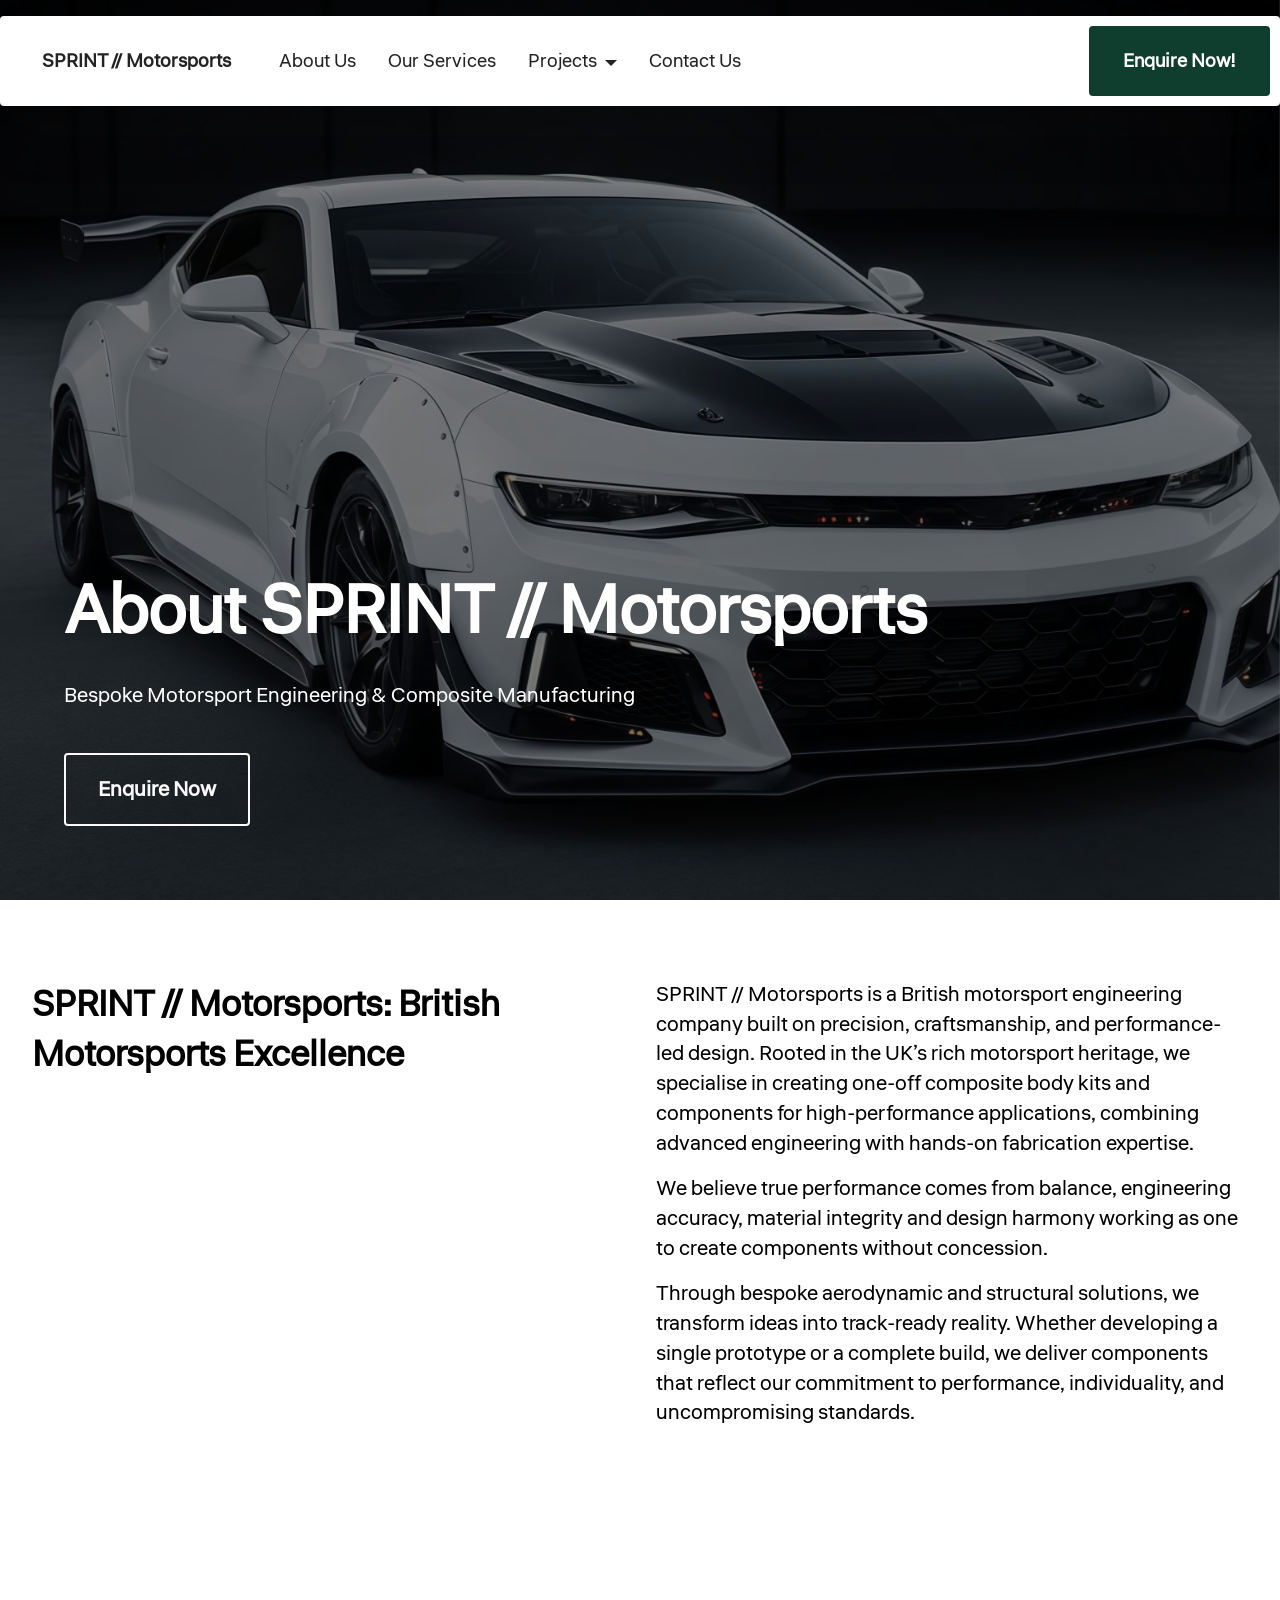
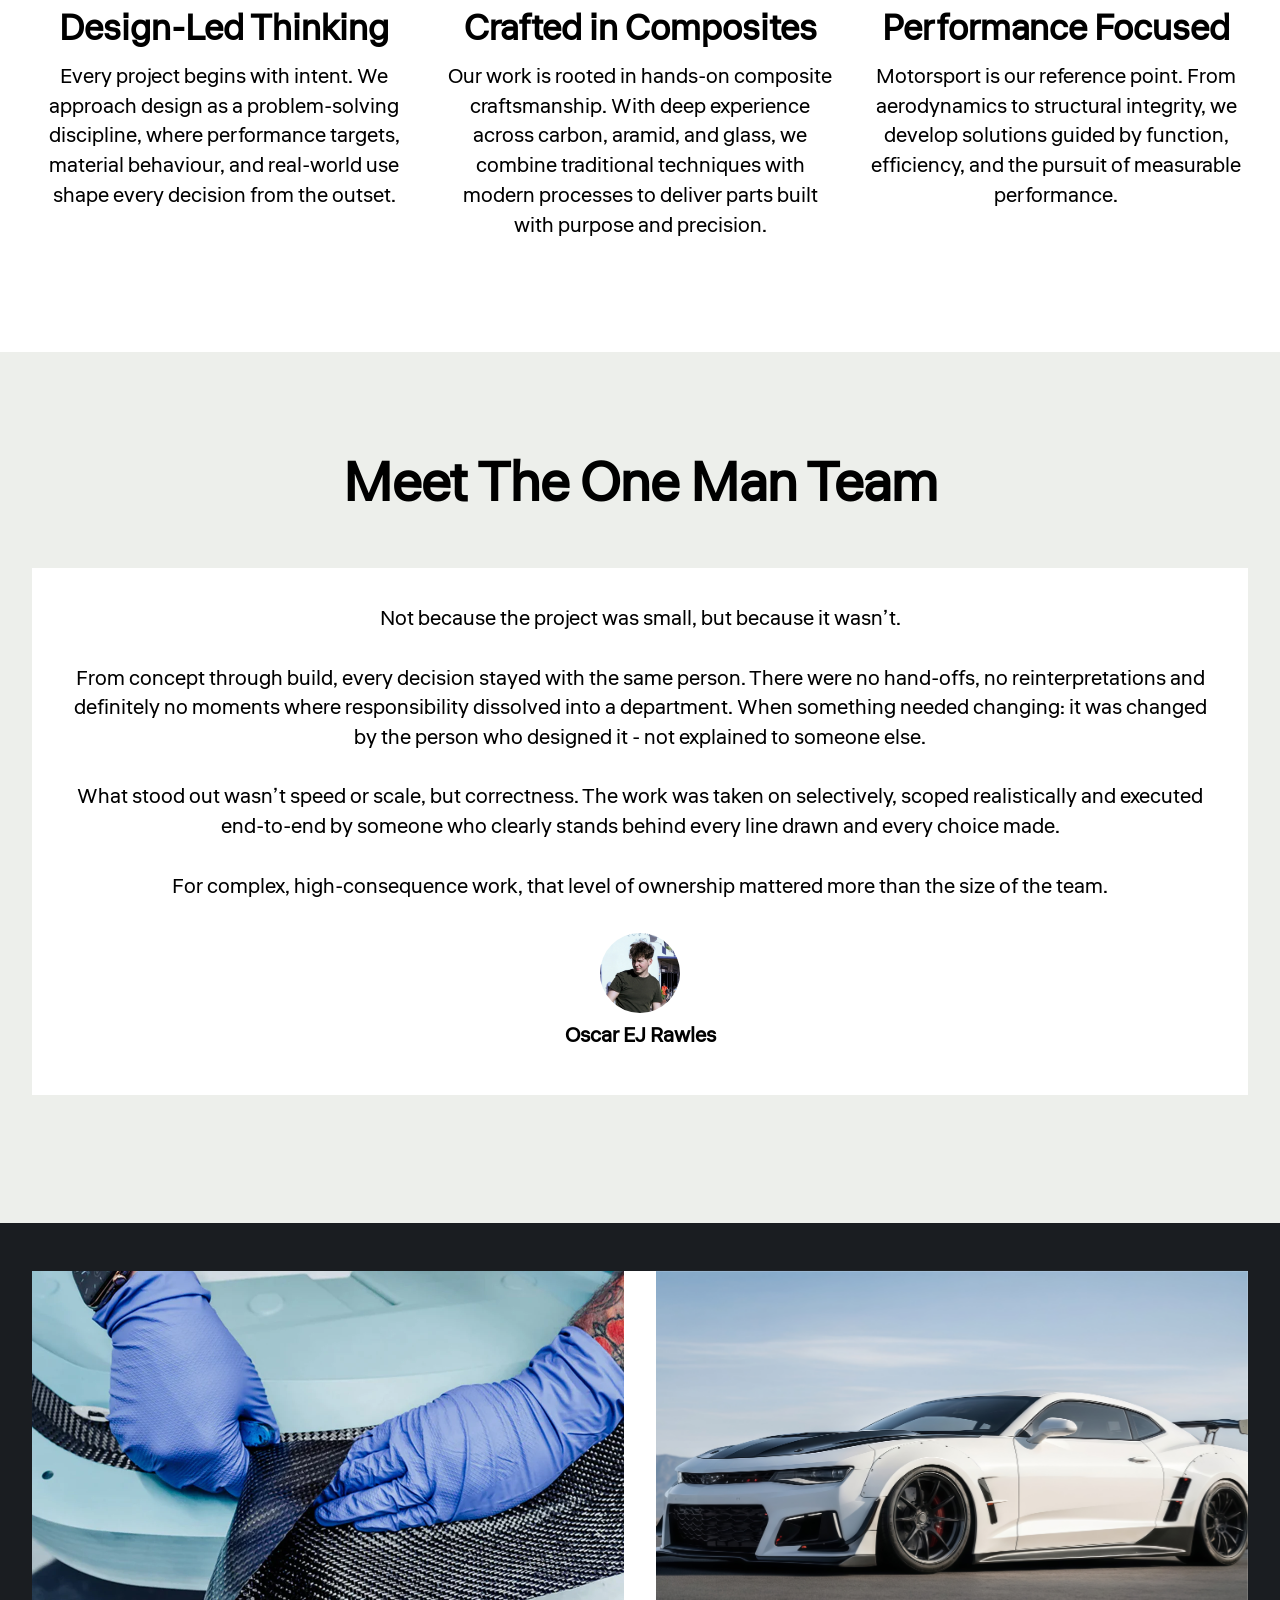
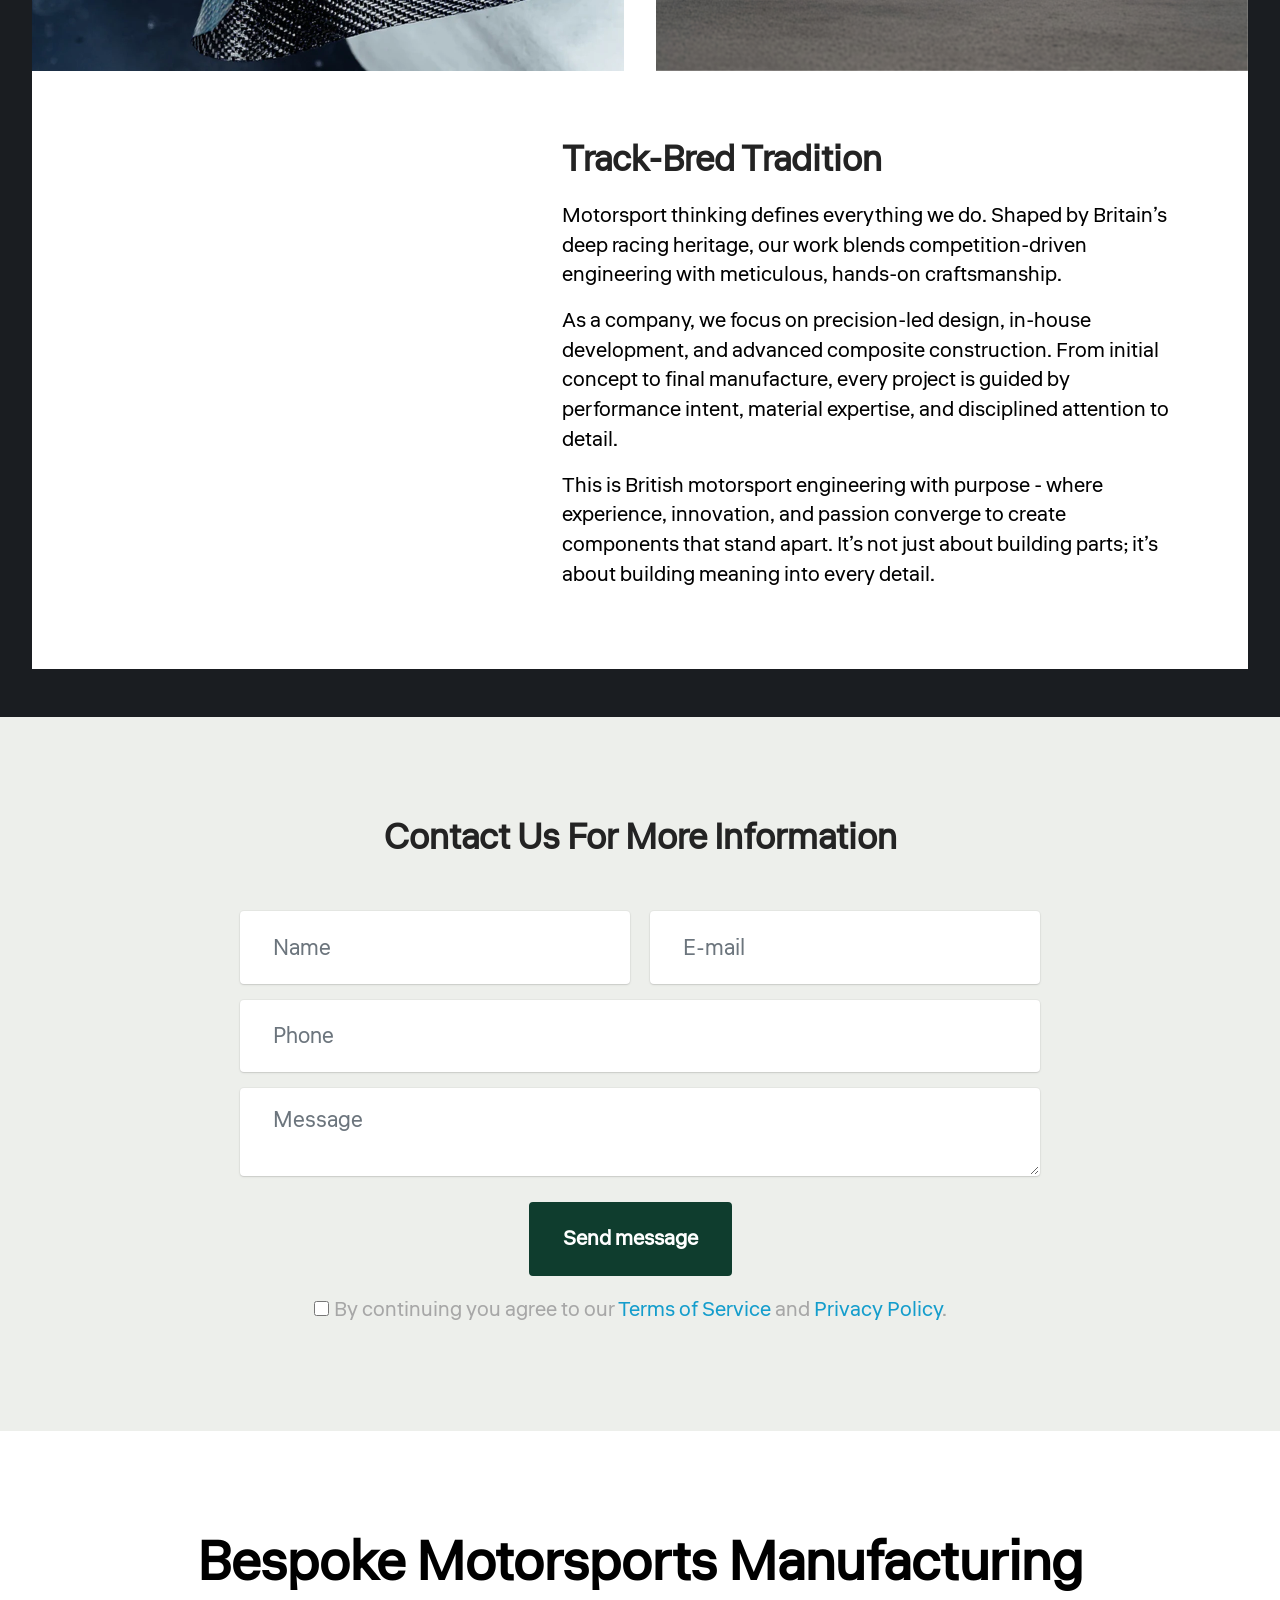
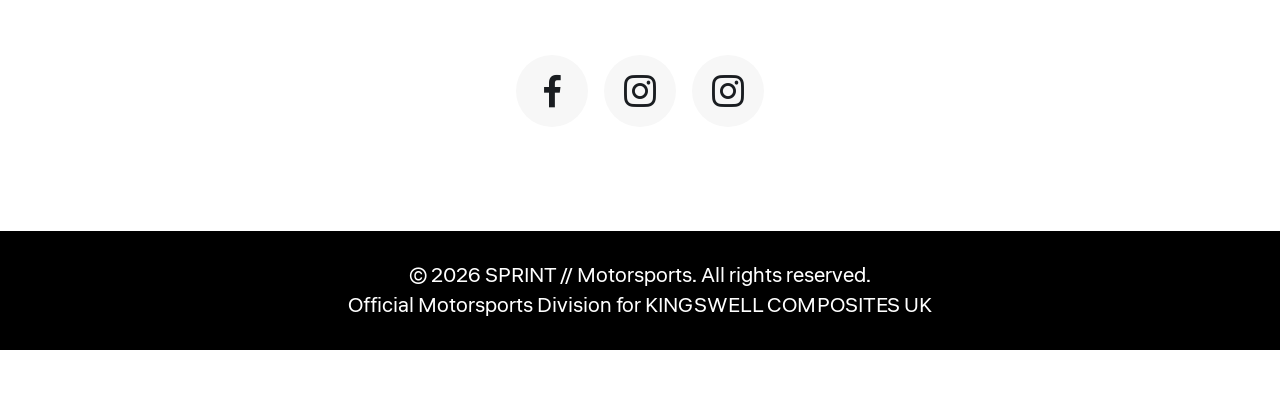
<file: about-us.html>
<!DOCTYPE html>
<html  >
<head>
  <!-- Site made with Mobirise Website Builder v6.1.12, https://mobirise.com -->
  <meta charset="UTF-8">
  <meta http-equiv="X-UA-Compatible" content="IE=edge">
  <meta name="generator" content="Mobirise v6.1.12, mobirise.com">
  <meta name="viewport" content="width=device-width, initial-scale=1, minimum-scale=1">
  <link rel="shortcut icon" href="assets/images/sprint20compact20white-96x72.png" type="image/x-icon">
  <meta name="description" content="SPRINT // Motorsports is a UK-based engineering studio creating one-off body kits and composite solutions driven by motorsport DNA.">
  
  
  <title>SPRINT // Motorsports: About Us</title>
  <link rel="stylesheet" href="assets/web/assets/mobirise-icons2/mobirise2.css">
  <link rel="stylesheet" href="assets/bootstrap/css/bootstrap.min.css">
  <link rel="stylesheet" href="assets/parallax/jarallax.css">
  <link rel="stylesheet" href="assets/web/assets/gdpr-plugin/gdpr-styles.css">
  <link rel="stylesheet" href="assets/animatecss/animate.css">
  <link rel="stylesheet" href="assets/dropdown/css/style.css">
  <link rel="stylesheet" href="assets/socicon/css/styles.css">
  <link rel="stylesheet" href="assets/theme/css/style.css">
  <link rel="preload" href="https://fonts.googleapis.com/css2?family=Liter&display=swap&display=swap" as="style" onload="this.onload=null;this.rel='stylesheet'">
  <noscript><link rel="stylesheet" href="https://fonts.googleapis.com/css2?family=Liter&display=swap&display=swap"></noscript>
  <link rel="preload" as="style" href="assets/mobirise/css/mbr-additional.css?v=xNCKhI"><link rel="stylesheet" href="assets/mobirise/css/mbr-additional.css?v=xNCKhI" type="text/css">

  
  
  
</head>
<body>
  
  <section data-bs-version="5.1" class="menu menu1 cid-vbRRibG8sp" once="menu" id="menu01-s">
	

	<nav class="navbar navbar-dropdown navbar-fixed-top navbar-expand-lg">
		<div class="container">
			<div class="navbar-brand">
				
				<span class="navbar-caption-wrap"><a class="navbar-caption text-black text-primary display-4" href="home.html">SPRINT // Motorsports<br></a></span>
			</div>
			<button class="navbar-toggler" type="button" data-toggle="collapse" data-bs-toggle="collapse" data-target="#navbarSupportedContent" data-bs-target="#navbarSupportedContent" aria-controls="navbarNavAltMarkup" aria-expanded="false" aria-label="Toggle navigation">
				<div class="hamburger">
					<span></span>
					<span></span>
					<span></span>
					<span></span>
				</div>
			</button>
			<div class="collapse navbar-collapse" id="navbarSupportedContent">
				<ul class="navbar-nav nav-dropdown" data-app-modern-menu="true"><li class="nav-item">
						<a class="nav-link link text-black text-primary display-4" href="about-us.html">About Us</a>
					</li>
					<li class="nav-item">
						<a class="nav-link link text-black text-primary display-4" href="page3.html" aria-expanded="false">Our Services</a>
					</li>
					<li class="nav-item dropdown">
						<a class="nav-link link text-black dropdown-toggle show display-4" href="https://mobiri.se" data-toggle="dropdown-submenu" data-bs-toggle="dropdown" data-bs-auto-close="outside" aria-expanded="false">Projects</a><div class="dropdown-menu show" aria-labelledby="dropdown-636" data-bs-popper="none"><a class="text-black dropdown-item text-primary display-4" href="Stallion.html">SPRINT // Stallion</a></div>
					</li><li class="nav-item"><a class="nav-link link text-black text-primary display-4" href="contact-us.html">Contact Us</a></li></ul>
				
				<div class="navbar-buttons mbr-section-btn"><a class="btn btn-primary display-4" href="contact-us.html#contact-form-2-vbOwAmXsdX">Enquire Now!</a></div>
			</div>
		</div>
	</nav>
</section>

<section data-bs-version="5.1" class="header18 cid-vbRRibTpps mbr-fullscreen mbr-parallax-background" id="header18-t">
  

  <div class="mbr-overlay" style="opacity: 0.5; background-color: rgb(0, 0, 0);"></div>
  <div class="container-fluid">
    <div class="row">
      <div class="content-wrap col-12 col-md-12">
        <h1 class="mbr-section-title mbr-fonts-style mbr-white mb-4 display-1">
          <strong>About SPRINT // Motorsports</strong></h1>
        
        <p class="mbr-fonts-style mbr-text mbr-white mb-4 display-7">Bespoke Motorsport Engineering &amp; Composite Manufacturing</p>
        <div class="mbr-section-btn"><a class="btn btn-white-outline display-7" href="about-us.html#form02-y">Enquire Now</a></div>
      </div>
    </div>
  </div>
</section>

<section data-bs-version="5.1" class="article15 cid-vbRRic0ZWf" id="article15-u">
    
    <div class="container">
        <div class="row justify-content-center">
            <div class="col-12 col-md">
                
                <h6 class="mbr-section-subtitle mbr-fonts-style mt-0 mb-4 display-5"><strong>SPRINT // Motorsports: British Motorsports Excellence</strong></h6>
            </div>
            <div class="col-md-12 col-lg-6">
                <p class="mbr-text mbr-fonts-style display-7">SPRINT // Motorsports is a British motorsport engineering company built on precision, craftsmanship, and performance-led design. Rooted in the UK’s rich motorsport heritage, we specialise in creating one-off composite body kits and components for high-performance applications, combining advanced engineering with hands-on fabrication expertise.</p>
                <p class="mbr-text mbr-fonts-style display-7">We believe true performance comes from balance, engineering accuracy, material integrity and design harmony working as one to create components without concession.</p>
                <p class="mbr-text mbr-fonts-style display-7">Through bespoke aerodynamic and structural solutions, we transform ideas into track-ready reality. Whether developing a single prototype or a complete build, we deliver components that reflect our commitment to performance, individuality, and uncompromising standards.</p>
            </div>
        </div>
    </div>
</section>

<section data-bs-version="5.1" class="features10 cid-vbRRiceQs6" id="features10-w">
    
  
    
    
    <div class="container">
      
      <div class="row">
        <div class="item features-without-image col-12 col-md-6 col-lg-4">
          <div class="item-wrapper">
            <div class="card-box align-left">
              
              <h5 class="card-title mbr-fonts-style display-5"><strong>Design-Led Thinking</strong></h5>
              <p class="card-text mbr-fonts-style mb-3 display-7">Every project begins with intent. We approach design as a problem-solving discipline, where performance targets, material behaviour, and real-world use shape every decision from the outset.</p>
              
            </div>
          </div>
        </div>
        <div class="item features-without-image col-12 col-md-6 col-lg-4">
          <div class="item-wrapper">
            <div class="card-box align-left">
              
              <h5 class="card-title mbr-fonts-style display-5"><strong>Crafted in Composites</strong></h5>
              <p class="card-text mbr-fonts-style mb-3 display-7">Our work is rooted in hands-on composite craftsmanship. With deep experience across carbon, aramid, and glass, we combine traditional techniques with modern processes to deliver parts built with purpose and precision.</p>
              
            </div>
          </div>
        </div><div class="item features-without-image col-12 col-md-6 col-lg-4">
          <div class="item-wrapper">
            <div class="card-box align-left">
              
              <h5 class="card-title mbr-fonts-style display-5"><strong>Performance Focused</strong></h5>
              <p class="card-text mbr-fonts-style mb-3 display-7">Motorsport is our reference point. From aerodynamics to structural integrity, we develop solutions guided by function, efficiency, and the pursuit of measurable performance.</p>
              
            </div>
          </div>
        </div>
      </div>
    </div>
  </section>

<section data-bs-version="5.1" class="people04 cid-vbRUAnGMX2" id="people04-11">
	
	
	<div class="container">
		<div class="row mb-5 justify-content-center">
			<div class="col-12 mb-0 content-head">
				<h3 class="mbr-section-title mbr-fonts-style align-center mb-0 display-2">
					<strong>Meet The One Man Team</strong></h3>
				
			</div>
		</div>
		<div class="row mbr-masonry" data-masonry="{&quot;percentPosition&quot;: true }">
			
			
			
			
			
			<div class="item features-without-image col-12 col-md-6 col-lg-12 active">
				<div class="item-wrapper">
					<div class="card-box align-left">
						<p class="card-text mbr-fonts-style display-7">Not because the project was small, but because it wasn’t.
<br>
<br>From concept through build, every decision stayed with the same person. There were no hand-offs, no reinterpretations and definitely no moments where responsibility dissolved into a department. When something needed changing: it was changed by the person who designed it - not explained to someone else.
<br>
<br>What stood out wasn’t speed or scale, but correctness. The work was taken on selectively, scoped realistically and executed end-to-end by someone who clearly stands behind every line drawn and every choice made.
<br>
<br>For complex, high-consequence work, that level of ownership mattered more than the size of the team.</p>
						<div class="img-wrapper mt-4 mb-2">
							<img src="assets/images/612429948-1396544785588789-3073097374804067814-n.jpeg" data-slide-to="5" data-bs-slide-to="5" alt="">
						</div>
						<h5 class="card-title mbr-fonts-style display-7">
							<strong>Oscar EJ Rawles</strong></h5>
					</div>
				</div>
			</div>
		</div>
	</div>
</section>

<section data-bs-version="5.1" class="article01 cid-vbRRic6AM7 mbr-fullscreen" id="article01-v">
	

	
	
	<div class="container">
		<div class="row justify-content-center">
			<div class="card col-md-12 col-lg-12">
				<div class="card-wrapper">
					<div class="row">
						<div class="image-wrapper col-12 col-sm-6 justify-content-center">
							<img src="assets/images/how-carbon-fibre-car-parts-are-made-94973219-d679-495c-8828-84c293dce775.png" alt="Mobirise Website Builder">
						</div>
						<div class="image-wrapper col-12 col-sm-6 justify-content-center">
							<img src="assets/images/6cam-sapr-gt-flat-stallion.jpg" alt="Mobirise Website Builder">
						</div>
					</div>

					<div class="card-box align-left mb-3 card-content-text">
						<h4 class="card-title mbr-fonts-style mbr-white mb-0 display-5"><strong>Track-Bred Tradition</strong></h4>
						<p class="mbr-text mbr-fonts-style mt-3 mb-0 display-7">Motorsport thinking defines everything we do. Shaped by Britain’s deep racing heritage, our work blends competition-driven engineering with meticulous, hands-on craftsmanship.</p>

						<p class="mbr-text mbr-fonts-style mt-3 mb-0 display-7">As a company, we focus on precision-led design, in-house development, and advanced composite construction. From initial concept to final manufacture, every project is guided by performance intent, material expertise, and disciplined attention to detail.</p>

						<p class="mbr-text mbr-fonts-style mt-3 mb-0 display-7">This is British motorsport engineering with purpose - where experience, innovation, and passion converge to create components that stand apart. It’s not just about building parts; it’s about building meaning into every detail.</p>

						
					</div>
				</div>
			</div>
		</div>
	</div>
</section>

<section data-bs-version="5.1" class="form5 cid-vbRRicAMTL" id="form02-y">
    
    
    <div class="container">
        <div class="row justify-content-center">
            <div class="col-12 content-head">
                <div class="mbr-section-head mb-5">
                    <h3 class="mbr-section-title mbr-fonts-style align-center mb-0 display-5">
                        <strong>Contact Us For More Information</strong></h3>
                    
                </div>
            </div>
        </div>
        <div class="row justify-content-center">
            <div class="col-lg-8 mx-auto mbr-form" data-form-type="formoid">
                <form action="https://mobirise.eu/" method="POST" class="mbr-form form-with-styler" data-form-title="Form Name"><input type="hidden" name="email" data-form-email="true" value="iZDn3o4k3zAQd9kdDaNFfNyBmNs2LZsAX66zubtWl5rQy+qP6D4356GuArKhGQCXP2eCGH8tMDHVhe3iW+B3GOc0EEvZHOwwCfoUN6KCUw4EI8RCllA/LsuEVJ7yOA6C">
                    <div class="row">
                        <div hidden="hidden" data-form-alert="" class="alert alert-success col-12">Thanks for filling out the form!</div>
                        <div hidden="hidden" data-form-alert-danger="" class="alert alert-danger col-12">
                            Oops...! some problem!
                        </div>
                    </div>
                    <div class="dragArea row">
                        <div class="col-md col-sm-12 form-group mb-3" data-for="name">
                            <input type="text" name="name" placeholder="Name" data-form-field="name" class="form-control" value="" id="name-form02-y">
                        </div>
                        <div class="col-md col-sm-12 form-group mb-3" data-for="email">
                            <input type="email" name="email" placeholder="E-mail" data-form-field="email" class="form-control" value="" id="email-form02-y">
                        </div>
                        <div class="col-12 form-group mb-3" data-for="phone">
                            <input type="tel" name="phone" placeholder="Phone" data-form-field="phone" class="form-control" value="" id="phone-form02-y">
                        </div>
                        <div class="col-12 form-group mb-3" data-for="textarea">
                            <textarea name="textarea" placeholder="Message" data-form-field="textarea" class="form-control" id="textarea-form02-y"></textarea>
                        </div>
                        <div class="col-lg-12 col-md-12 col-sm-12 align-center mbr-section-btn">
                            <button type="submit" class="btn btn-primary display-7">Send message</button>
                        </div>
                    </div>
                <span class="gdpr-block">
<label>
<span class="textGDPR display-7" style="color: #a7a7a7"><input type="checkbox" name="gdpr" id="gdpr-form02-y" required="">By continuing you agree to our <a style="color: #149dcc; text-decoration: none;" href="terms.html">Terms of Service</a> and <a style="color: #149dcc; text-decoration: none;" href="policy.html">Privacy Policy</a>.</span>
</label>
</span></form>
            </div>
        </div>
    </div>
</section>

<section data-bs-version="5.1" class="social05 cid-vbRRicJMsO" id="social05-z">
    

    

    <div class="container">
        <div class="row">
            <h3 class="mbr-section-title align-center mb-5 mbr-fonts-style display-2">
                <strong>Bespoke Motorsports Manufacturing</strong></h3>
            <div class="col-12">
                <div class="social-row">
                    <div class="soc-item">
                        <a href="https://mobiri.se/" target="_blank">
                            <span class="mbr-iconfont socicon socicon-facebook"></span>
                        </a>
                    </div>
                    <div class="soc-item">
                        <a href="https://www.instagram.com/kingswell_composites/" target="_blank">
                            <span class="mbr-iconfont socicon-instagram socicon"></span>
                        </a>
                    </div>
                    <div class="soc-item">
                        <a href="https://www.instagram.com/sprintmotorsports_gb/" target="_blank">
                            <span class="mbr-iconfont socicon-instagram socicon"></span>
                        </a>
                    </div>
                    
                    
                </div>
            </div>
        </div>
    </div>
</section>

<section data-bs-version="5.1" class="footer4 cid-vbRRicSIWQ" once="footers" id="footer04-10">

    

    

    <div class="container">
        <div class="media-container-row align-center mbr-white">
            <div class="col-12">
                <p class="mbr-text mb-0 mbr-fonts-style display-7">© 2026 SPRINT // Motorsports. All rights reserved.<br>Official Motorsports Division for KINGSWELL COMPOSITES UK</p>
            </div>
        </div>
    </div>
</section><section class="display-7" style="padding: 0;align-items: center;justify-content: center;flex-wrap: wrap;    align-content: center;display: flex;position: relative;height: 4rem;"><a href="https://mobiri.se/4530334" style="flex: 1 1;height: 4rem;position: absolute;width: 100%;z-index: 1;"><img alt="" style="height: 4rem;" src="[data-uri]"></a><p style="margin: 0;text-align: center;" class="display-7">&#8204;</p><a style="z-index:1" href=#</a></section><script src="assets/bootstrap/js/bootstrap.bundle.min.js"></script>  <script src="assets/parallax/jarallax.js"></script>  <script src="assets/smoothscroll/smooth-scroll.js"></script>  <script src="assets/ytplayer/index.js"></script>  <script src="assets/dropdown/js/navbar-dropdown.js"></script>  <script src="assets/masonry/masonry.pkgd.min.js"></script>  <script src="assets/imagesloaded/imagesloaded.pkgd.min.js"></script>  <script src="assets/theme/js/script.js"></script>  <script src="assets/formoid/formoid.min.js"></script>  
  
  
 <div id="scrollToTop" class="scrollToTop mbr-arrow-up"><a style="text-align: center;"><i class="mbr-arrow-up-icon mbr-arrow-up-icon-cm cm-icon cm-icon-smallarrow-up"></i></a></div>
    <input name="animation" type="hidden">
  </body>
</html>
</file>
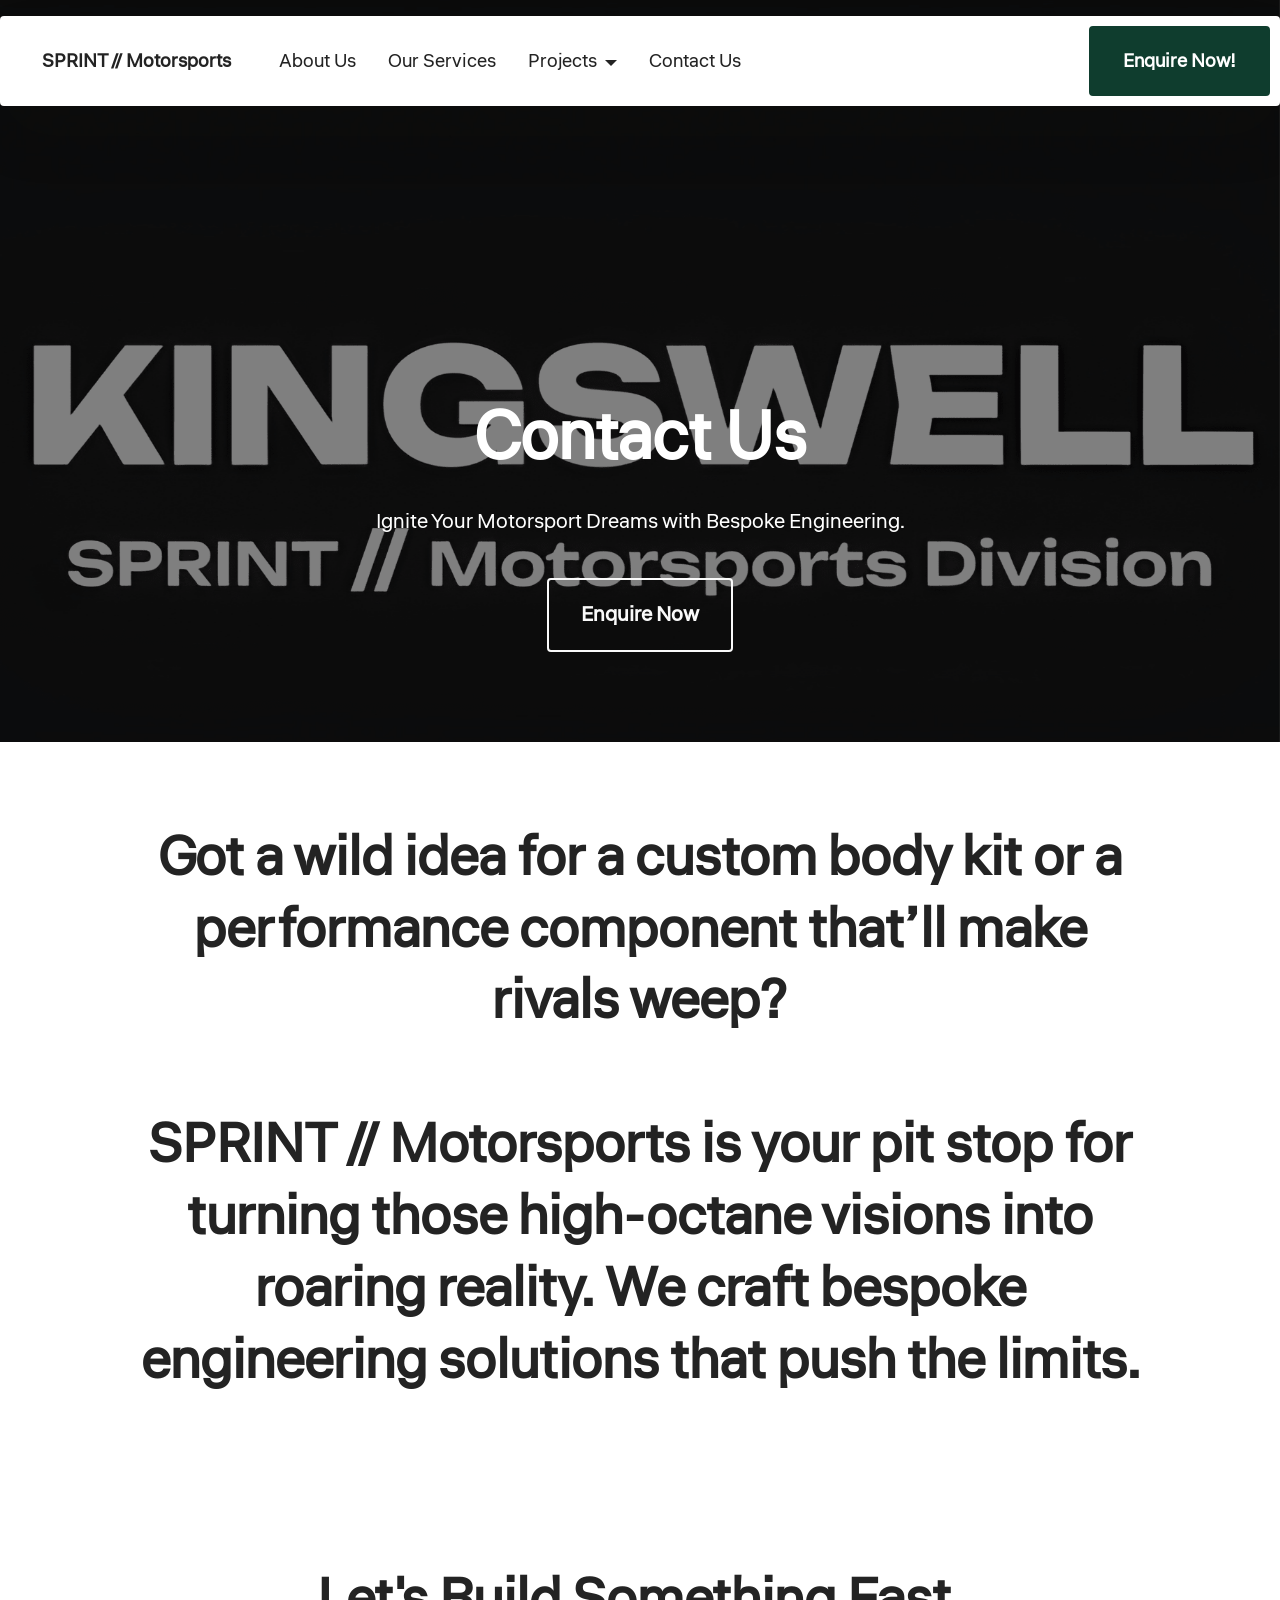
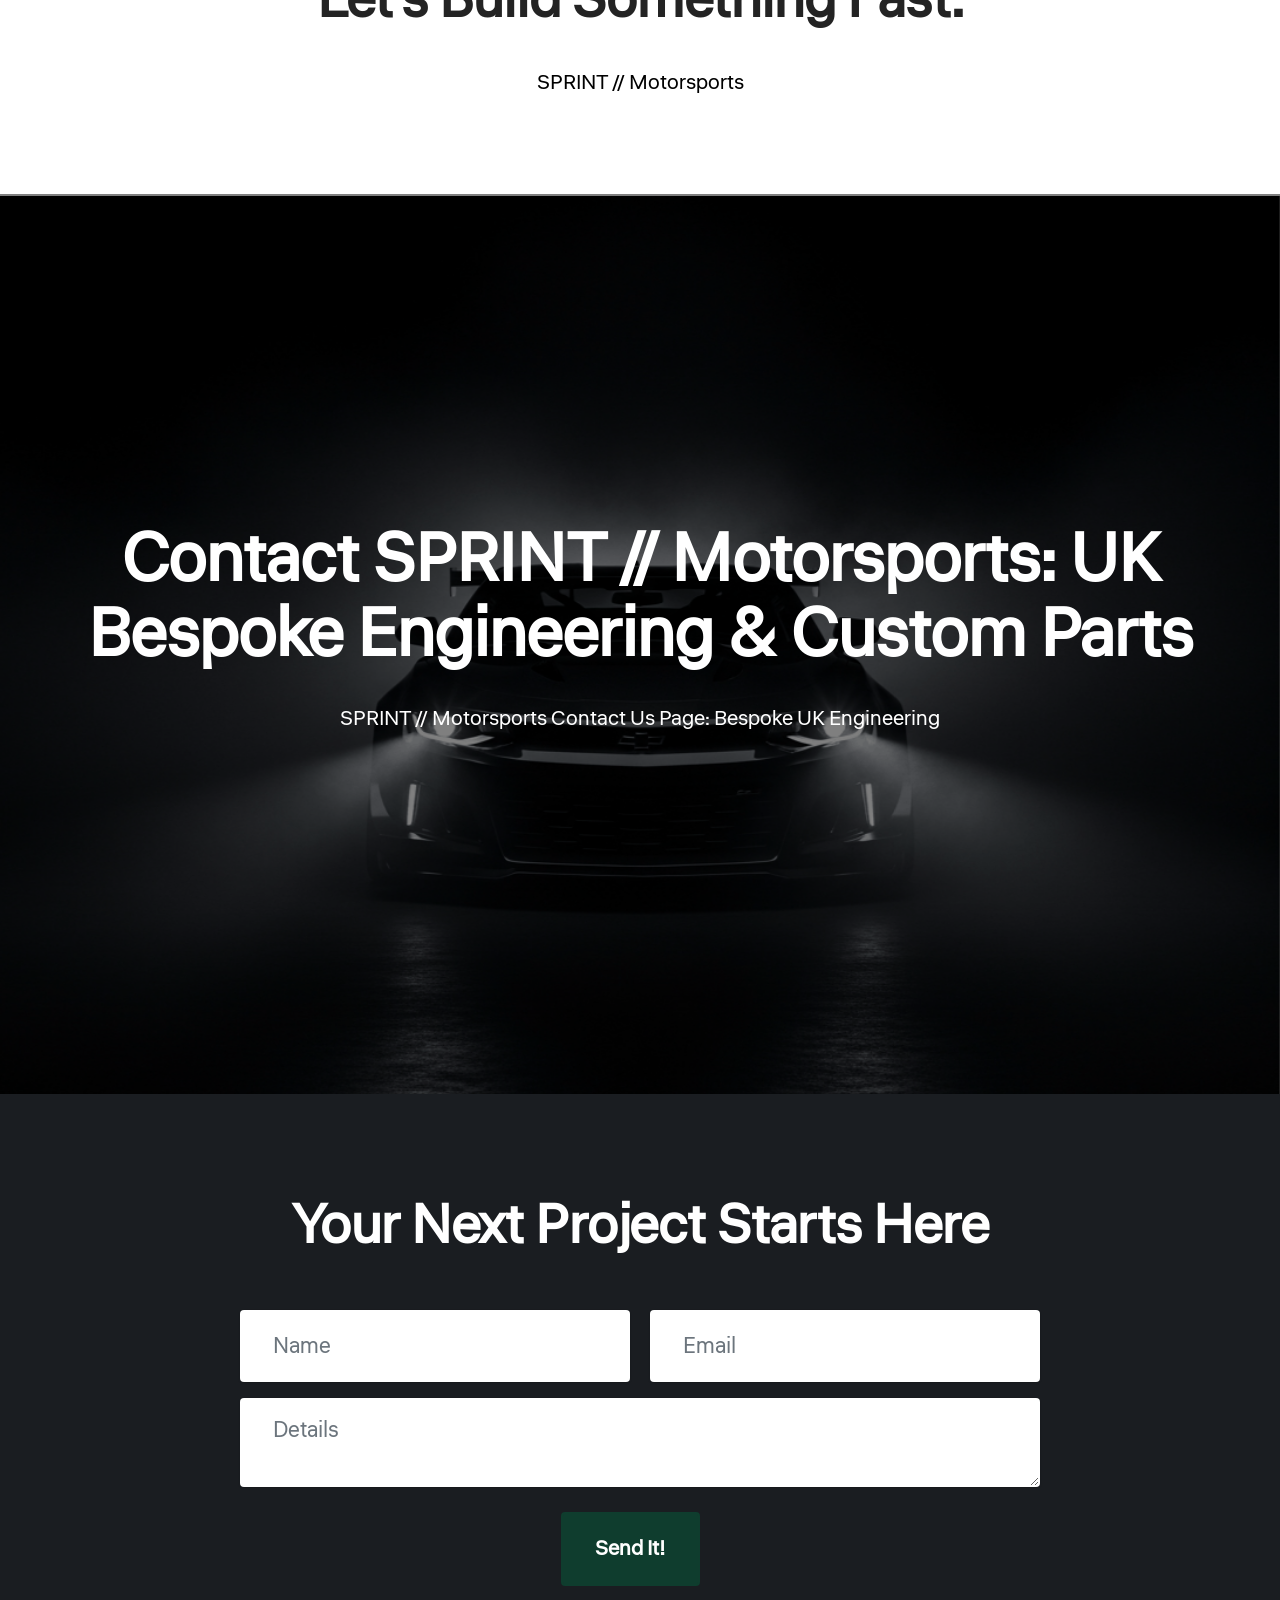
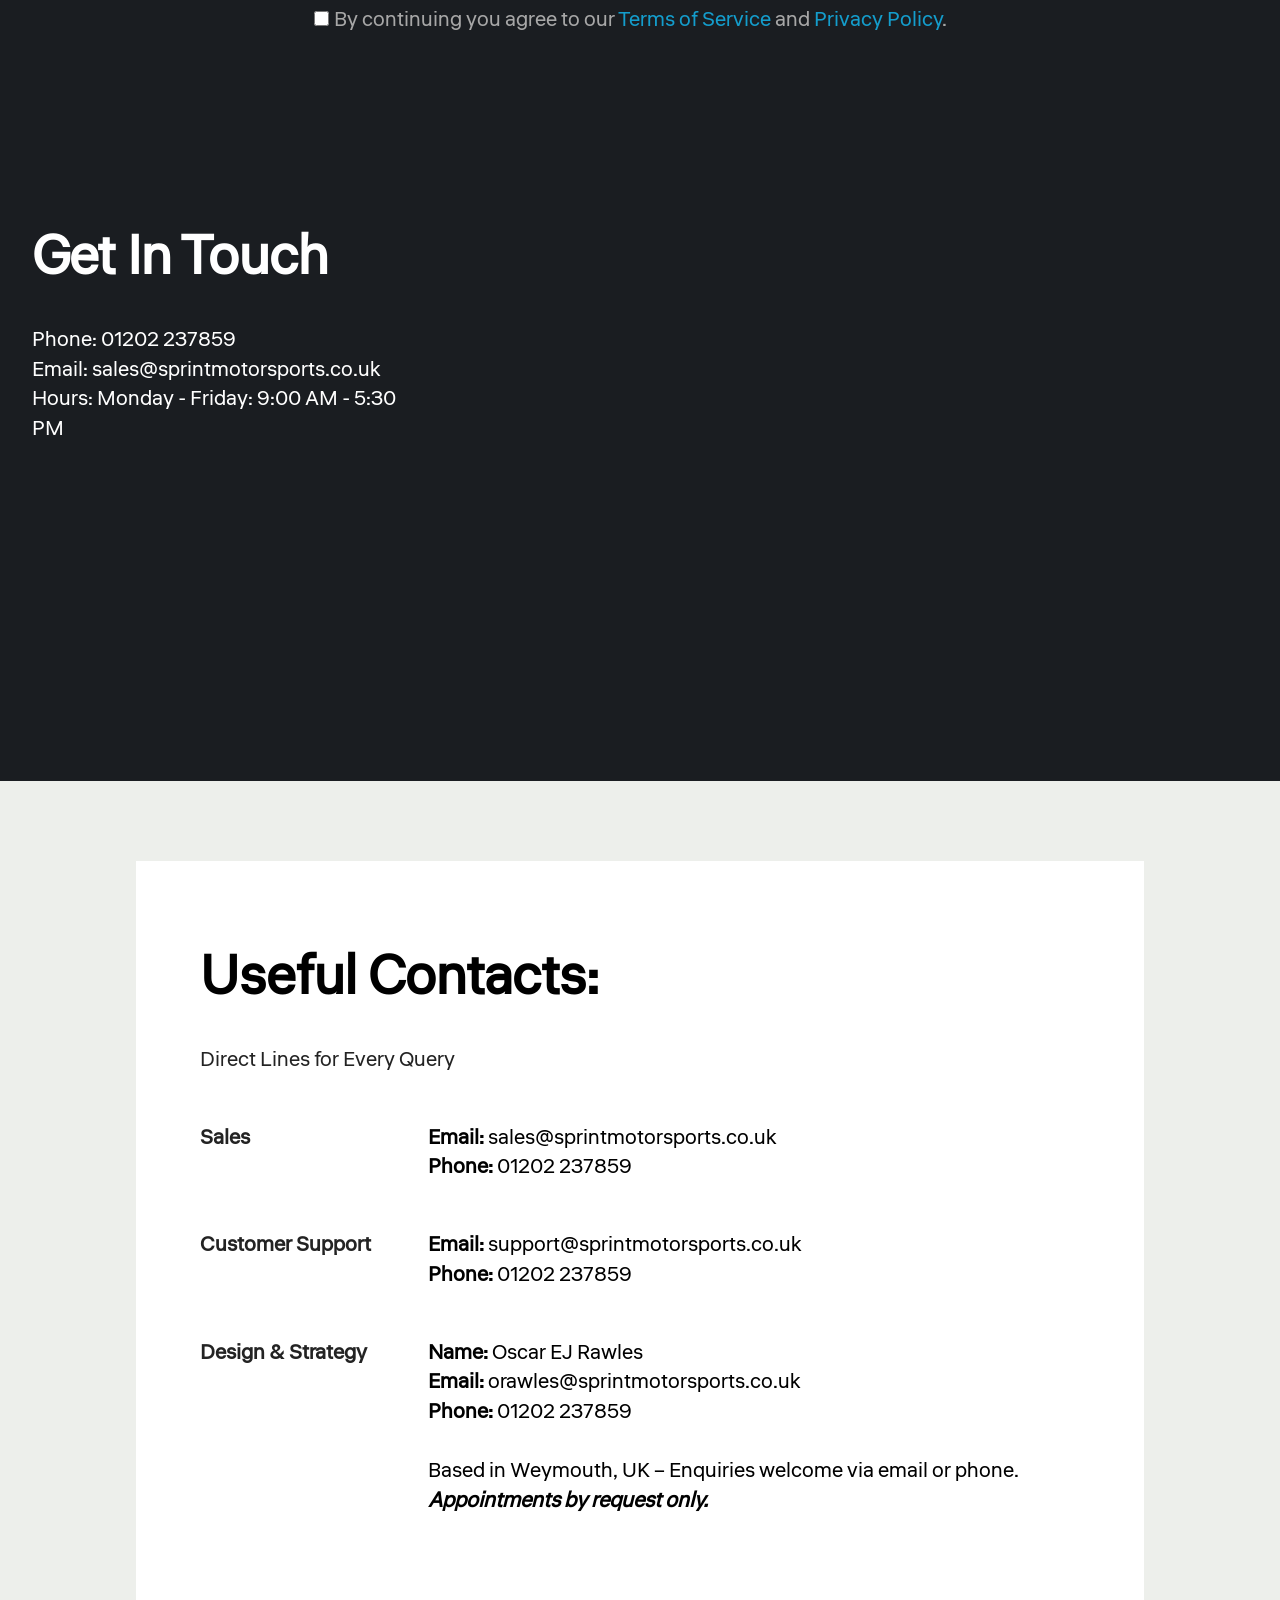
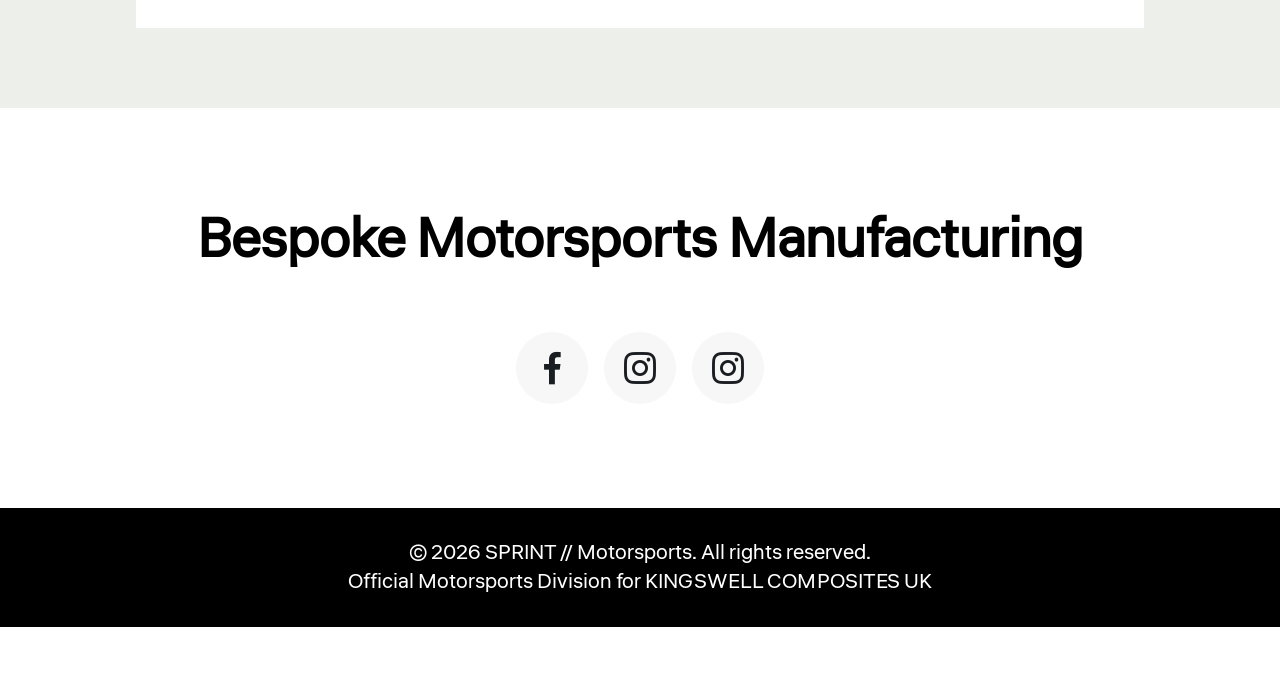
<file: contact-us.html>
<!DOCTYPE html>
<html  >
<head>
  <!-- Site made with Mobirise Website Builder v6.1.12, https://mobirise.com -->
  <meta charset="UTF-8">
  <meta http-equiv="X-UA-Compatible" content="IE=edge">
  <meta name="generator" content="Mobirise v6.1.12, mobirise.com">
  <meta name="viewport" content="width=device-width, initial-scale=1, minimum-scale=1">
  <link rel="shortcut icon" href="assets/images/sprint20compact20white-96x72.png" type="image/x-icon">
  <meta name="description" content="Get in touch to discuss bespoke body kits, composite components, and performance-driven motorsport projects.">
  
  
  <title>SPRINT // Motorsports: Contact Us</title>
  <link rel="stylesheet" href="assets/web/assets/mobirise-icons2/mobirise2.css">
  <link rel="stylesheet" href="assets/bootstrap/css/bootstrap.min.css">
  <link rel="stylesheet" href="assets/parallax/jarallax.css">
  <link rel="stylesheet" href="assets/web/assets/gdpr-plugin/gdpr-styles.css">
  <link rel="stylesheet" href="assets/animatecss/animate.css">
  <link rel="stylesheet" href="assets/dropdown/css/style.css">
  <link rel="stylesheet" href="assets/socicon/css/styles.css">
  <link rel="stylesheet" href="assets/theme/css/style.css">
  <link rel="preload" href="https://fonts.googleapis.com/css2?family=Liter&display=swap&display=swap" as="style" onload="this.onload=null;this.rel='stylesheet'">
  <noscript><link rel="stylesheet" href="https://fonts.googleapis.com/css2?family=Liter&display=swap&display=swap"></noscript>
  <link rel="preload" as="style" href="assets/mobirise/css/mbr-additional.css?v=luyD9f"><link rel="stylesheet" href="assets/mobirise/css/mbr-additional.css?v=luyD9f" type="text/css">

  
  
  
</head>
<body>
  
  <section data-bs-version="5.1" class="menu menu1 cid-vbNOwoKgAx" once="menu" id="menu01-2">
	

	<nav class="navbar navbar-dropdown navbar-fixed-top navbar-expand-lg">
		<div class="container">
			<div class="navbar-brand">
				
				<span class="navbar-caption-wrap"><a class="navbar-caption text-black text-primary display-4" href="home.html">SPRINT // Motorsports<br></a></span>
			</div>
			<button class="navbar-toggler" type="button" data-toggle="collapse" data-bs-toggle="collapse" data-target="#navbarSupportedContent" data-bs-target="#navbarSupportedContent" aria-controls="navbarNavAltMarkup" aria-expanded="false" aria-label="Toggle navigation">
				<div class="hamburger">
					<span></span>
					<span></span>
					<span></span>
					<span></span>
				</div>
			</button>
			<div class="collapse navbar-collapse" id="navbarSupportedContent">
				<ul class="navbar-nav nav-dropdown" data-app-modern-menu="true"><li class="nav-item">
						<a class="nav-link link text-black text-primary display-4" href="about-us.html">About Us</a>
					</li>
					<li class="nav-item">
						<a class="nav-link link text-black text-primary display-4" href="page3.html" aria-expanded="false">Our Services</a>
					</li>
					<li class="nav-item dropdown">
						<a class="nav-link link text-black dropdown-toggle display-4" href="https://mobiri.se" data-toggle="dropdown-submenu" data-bs-toggle="dropdown" data-bs-auto-close="outside" aria-expanded="true">Projects</a><div class="dropdown-menu" aria-labelledby="dropdown-636"><a class="text-black dropdown-item text-primary display-4" href="Stallion.html">SPRINT // Stallion</a></div>
					</li><li class="nav-item"><a class="nav-link link text-black text-primary display-4" href="contact-us.html">Contact Us</a></li></ul>
				
				<div class="navbar-buttons mbr-section-btn"><a class="btn btn-primary display-4" href="contact-us.html#contact-form-2-vbOwAmXsdX">Enquire Now!</a></div>
			</div>
		</div>
	</nav>
</section>

<section data-bs-version="5.1" class="header18 cid-vbOwAmQwUY mbr-parallax-background" id="hero-16-vbOwAmQwUY">
  

  <div class="mbr-overlay" style="opacity: 0.5; background-color: rgb(0, 0, 0);"></div>
  <div class="container">
    <div class="row">
      <div class="content-wrap col-12 col-md-12">
        <h1 class="mbr-section-title mbr-fonts-style mbr-white mb-4 display-1">
          <strong>Contact Us</strong>
        </h1>
        
        <p class="mbr-fonts-style mbr-text mbr-white mb-4 display-7">Ignite Your Motorsport Dreams with Bespoke Engineering.</p>
        <div class="mbr-section-btn"><a class="btn btn-white-outline display-7" href="contact-us.html#contact-form-2-vbOwAmXsdX">Enquire Now</a></div>
      </div>
    </div>
  </div>
</section>

<section data-bs-version="5.1" class="article14 cid-vbOwAmQ0B6" id="generic-text-10-vbOwAmQ0B6">
    
    <div class="container">
        <div class="row justify-content-center">
            <div class="col-md-12 col-lg-10">
                <h3 class="mbr-section-title mbr-fonts-style display-2">
                    <strong>Got a wild idea for a custom body kit or a performance component that’ll make rivals weep? </strong><br><br><strong>SPRINT // Motorsports is your pit stop for turning those high-octane visions into roaring reality. We craft bespoke engineering solutions that push the limits.</strong>
                </h3>
                
            </div>
        </div>
    </div>
</section>

<section data-bs-version="5.1" class="article14 cid-vbOwAmQbqX" id="generic-text-11-vbOwAmQbqX">
    
    <div class="container">
        <div class="row justify-content-center">
            <div class="col-md-12 col-lg-10">
                <h3 class="mbr-section-title mbr-fonts-style display-2">
                    <strong>Let's Build Something Fast.</strong>
                </h3>
                <p class="mbr-section-subtitle mbr-fonts-style mt-4 display-7">SPRINT // Motorsports</p>
            </div>
        </div>
    </div>
</section>

<section data-bs-version="5.1" class="header18 cid-vbOwAmVTUT mbr-fullscreen mbr-parallax-background" id="hero-16-vbOwAmVTUT">
  

  <div class="mbr-overlay" style="opacity: 0.5; background-color: rgb(0, 0, 0);"></div>
  <div class="container-fluid">
    <div class="row">
      <div class="content-wrap col-12 col-md-12">
        <h1 class="mbr-section-title mbr-fonts-style mbr-white mb-4 display-1">
          <strong>Contact SPRINT // Motorsports: UK Bespoke Engineering &amp; Custom Parts</strong>
        </h1>
        
        <p class="mbr-fonts-style mbr-text mbr-white mb-4 display-7">SPRINT // Motorsports Contact Us Page: Bespoke UK Engineering</p>
        
      </div>
    </div>
  </div>
</section>

<section data-bs-version="5.1" class="form5 cid-vbOwAmXsdX" id="contact-form-2-vbOwAmXsdX">
    
    
    <div class="container">
        <div class="row justify-content-center">
            <div class="col-12 content-head">
                <div class="mbr-section-head mb-5">
                    <h3 class="mbr-section-title mbr-fonts-style align-center mb-0 display-2">
                        <strong>Your Next Project Starts Here</strong>
                    </h3>
                    
                </div>
            </div>
        </div>
        <div class="row justify-content-center">
            <div class="col-lg-8 mx-auto mbr-form" data-form-type="formoid">
                <form action="https://mobirise.eu/" method="POST" class="mbr-form form-with-styler" data-form-title="Form Name"><input type="hidden" name="email" data-form-email="true" value="ySeGsclikvKqweaOos5YGFgE7rZi7wQB4wSgUa/8g1PkZkcLp34CegOINzhie59WIpSMQ8MDcv9DsrRRDCvbuNk0qKymL1k9h1kvLhELnugjTBzSVMJJg1IZ5TKYymLL">
                    <div class="row">
                        <div hidden="hidden" data-form-alert="" class="alert alert-success col-12">Thanks for filling out the form! We aim to respond within 24-48 hours. Thank you for your patience.</div>
                        <div hidden="hidden" data-form-alert-danger="" class="alert alert-danger col-12">
                            Oops...! some problem!
                        </div>
                    </div>
                    <div class="dragArea row">
                        <div class="col-md col-sm-12 form-group mb-3" data-for="name">
                            <input type="text" name="name" placeholder="Name" data-form-field="name" class="form-control" value="" id="name-contact-form-2-vbOwAmXsdX">
                        </div>
                        <div class="col-md col-sm-12 form-group mb-3" data-for="email">
                            <input type="email" name="email" placeholder="Email" data-form-field="email" class="form-control" value="" id="email-contact-form-2-vbOwAmXsdX">
                        </div>
                        <div class="col-12 form-group mb-3" data-for="textarea">
                            <textarea name="textarea" placeholder="Details" data-form-field="textarea" class="form-control" id="textarea-contact-form-2-vbOwAmXsdX"></textarea>
                        </div>
                        <div class="col-lg-12 col-md-12 col-sm-12 align-center mbr-section-btn"><button type="submit" class="btn btn-primary display-7">Send It!</button></div>
                    </div>
                <span class="gdpr-block">
<label>
<span class="textGDPR display-7" style="color: #a7a7a7"><input type="checkbox" name="gdpr" id="gdpr-contact-form-2-vbOwAmXsdX" required="">By continuing you agree to our <a style="color: #149dcc; text-decoration: none;" href="terms.html">Terms of Service</a> and <a style="color: #149dcc; text-decoration: none;" href="policy.html">Privacy Policy</a>.</span>
</label>
</span></form>
            </div>
        </div>
    </div>
</section>

<section data-bs-version="5.1" class="contacts03 cid-vbOwAmXchJ" id="contacts-11-vbOwAmXchJ">
  

  
  <div class="container-fluid">
    <div class="row justify-content-center">
      <div class="col-lg-4">
        <div class="col-12 col-md-12">
          <h5 class="mbr-section-title mbr-fonts-style mt-0 mb-4 display-2">
            <strong>Get In Touch</strong>
          </h5>
          <p class="mbr-section-subtitle mbr-fonts-style mt-0 mb-4 display-7">Phone: 01202 237859
<br>Email: sales@sprintmotorsports.co.uk
<br>Hours: Monday - Friday: 9:00 AM - 5:30 PM</p> 

          
        </div>
      </div>
        <div class="col-lg-8 side-features">
        <div class="google-map"><iframe frameborder="0" style="border:0" src="https://www.google.com/maps/embed?pb=!1m18!1m12!1m3!1d400552.6731962297!2d-2.705735775960628!3d50.79702473537295!2m3!1f0!2f0!3f0!3m2!1i1024!2i768!4f13.1!3m3!1m2!1s0x486d80aaedabf177%3A0x33a1f481bada6d5f!2sDorset!5e1!3m2!1sen!2suk!4v1771631518122!5m2!1sen!2suk" allowfullscreen=""></iframe></div>
      </div>
    </div>
  </div>
</section>

<section data-bs-version="5.1" class="list04 cid-vbRZejY8Ac" id="list04-13">
  

  
  
  <div class="container">
    <div class="row justify-content-center">
      <div class="card col-md-12 col-lg-10">
        <div class="card-wrapper">
          <div class="row justify-content-center">
            <div class="col-12 mb-5 content-head">
              <h3 class="card-title mbr-fonts-style mbr-white mt-3 display-2"><strong>Useful Contacts:</strong></h3>
              <h5 class="mbr-section-subtitle mbr-fonts-style align-center mb-0 mt-4 display-7">Direct Lines for Every Query</h5>
            </div>
          </div>

          <div class="row justify-content-left item features-without-image mt-0 mb-5 active">
            <div class="col-12 col-md-12 col-lg-3">
              <h5 class="mbr-card-title mbr-fonts-style mt-0 mb-3 display-7"><strong>Sales</strong></h5>
            </div>
            <div class="col-md-12 col-lg item-wrapper">
              <p class="mbr-text mbr-fonts-style mt-0 mb-0 display-7"><strong>Email: </strong>sales@sprintmotorsports.co.uk
<br><strong>Phone:</strong> 01202 237859</p>
            </div>
          </div>
          <div class="row justify-content-left item features-without-image mt-0 mb-5">
            <div class="col-12 col-md-12 col-lg-3">
              <h5 class="mbr-card-title mbr-fonts-style mt-0 mb-3 display-7"><strong>Customer Support</strong></h5>
            </div>
            <div class="col-md-12 col-lg item-wrapper">
              <p class="mbr-text mbr-fonts-style mt-0 mb-0 display-7"><strong>Email:</strong> support@sprintmotorsports.co.uk
<br><strong>Phone: </strong>01202 237859</p>
            </div>
          </div><div class="row justify-content-left item features-without-image mt-0 mb-5">
            <div class="col-12 col-md-12 col-lg-3">
              <h5 class="mbr-card-title mbr-fonts-style mt-0 mb-3 display-7"><strong>Design &amp; Strategy</strong></h5>
            </div>
            <div class="col-md-12 col-lg item-wrapper">
              <p class="mbr-text mbr-fonts-style mt-0 mb-0 display-7"><strong>Name:</strong> Oscar EJ Rawles
<br><strong>Email:</strong> orawles@sprintmotorsports.co.uk
<br><strong>Phone:</strong> 01202 237859
<br>
<br>Based in Weymouth, UK – Enquiries welcome via email or phone. <strong><em>Appointments by request only.</em></strong></p>
            </div>
          </div>
          


        </div>
      </div>
    </div>
  </div>
</section>

<section data-bs-version="5.1" class="social05 cid-vbNfiM4evl" id="follow-us-2-vbNfiM4evl">
    

    

    <div class="container">
        <div class="row">
            <h3 class="mbr-section-title align-center mb-5 mbr-fonts-style display-2">
                <strong>Bespoke Motorsports Manufacturing</strong></h3>
            <div class="col-12">
                <div class="social-row">
                    <div class="soc-item">
                        <a href="https://mobiri.se/" target="_blank">
                            <span class="mbr-iconfont socicon socicon-facebook"></span>
                        </a>
                    </div>
                    <div class="soc-item">
                        <a href="https://www.instagram.com/kingswell_composites/" target="_blank">
                            <span class="mbr-iconfont socicon-instagram socicon"></span>
                        </a>
                    </div>
                    <div class="soc-item">
                        <a href="https://www.instagram.com/sprintmotorsports_gb/" target="_blank">
                            <span class="mbr-iconfont socicon-instagram socicon"></span>
                        </a>
                    </div>
                    
                    
                </div>
            </div>
        </div>
    </div>
</section>

<section data-bs-version="5.1" class="footer4 cid-vbNfiM5NSR" once="footers" id="footer-4-vbNfiM5NSR">

    

    

    <div class="container">
        <div class="media-container-row align-center mbr-white">
            <div class="col-12">
                <p class="mbr-text mb-0 mbr-fonts-style display-7">© 2026 SPRINT // Motorsports. All rights reserved.<br>Official Motorsports Division for KINGSWELL COMPOSITES UK</p>
            </div>
        </div>
    </div>
</section><section class="display-7" style="padding: 0;align-items: center;justify-content: center;flex-wrap: wrap;    align-content: center;display: flex;position: relative;height: 4rem;"><a href="https://mobiri.se/4530334" style="flex: 1 1;height: 4rem;position: absolute;width: 100%;z-index: 1;"><img alt="" style="height: 4rem;" src="[data-uri]"></a><p style="margin: 0;text-align: center;" class="display-7">&#8204;</p><a style="z-index:1" href="#</a></section><script src="assets/bootstrap/js/bootstrap.bundle.min.js"></script>  <script src="assets/parallax/jarallax.js"></script>  <script src="assets/smoothscroll/smooth-scroll.js"></script>  <script src="assets/ytplayer/index.js"></script>  <script src="assets/dropdown/js/navbar-dropdown.js"></script>  <script src="assets/theme/js/script.js"></script>  <script src="assets/formoid/formoid.min.js"></script>  
  
  
 <div id="scrollToTop" class="scrollToTop mbr-arrow-up"><a style="text-align: center;"><i class="mbr-arrow-up-icon mbr-arrow-up-icon-cm cm-icon cm-icon-smallarrow-up"></i></a></div>
    <input name="animation" type="hidden">
  </body>
</html>
</file>
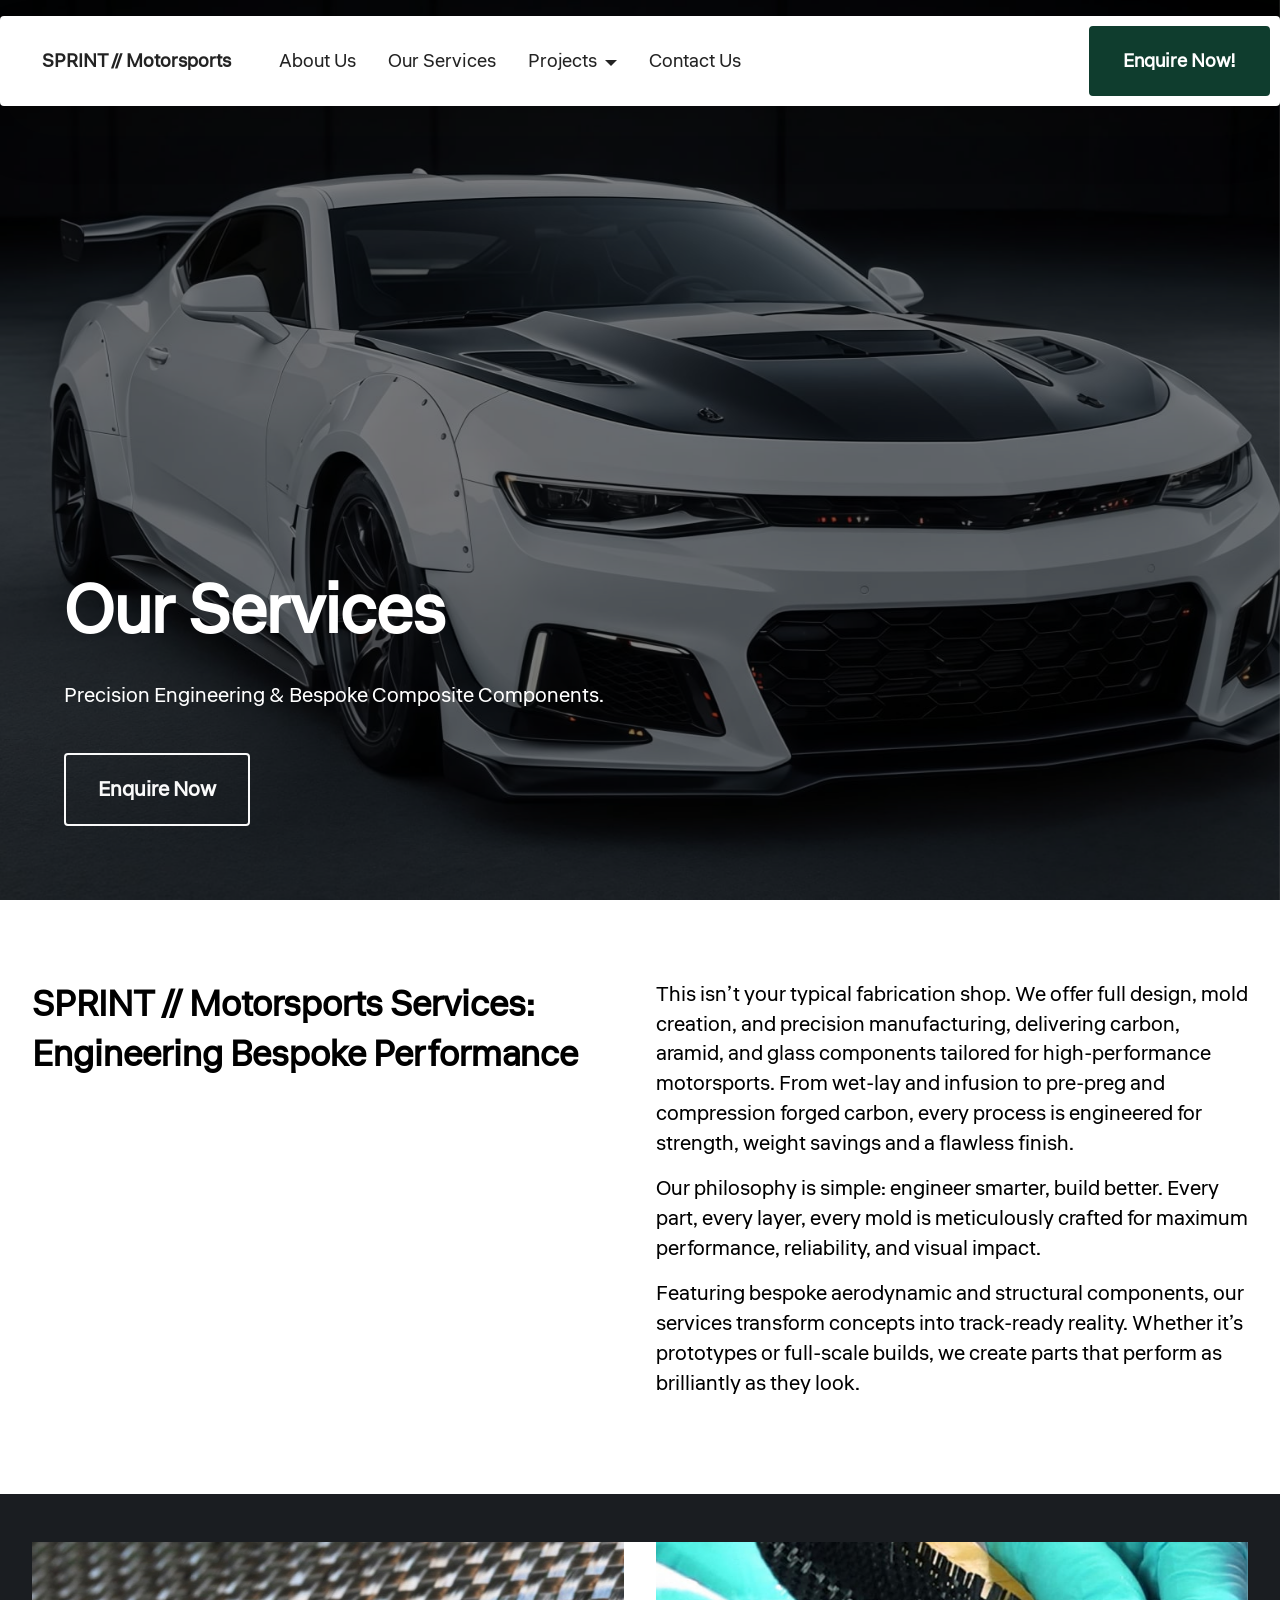
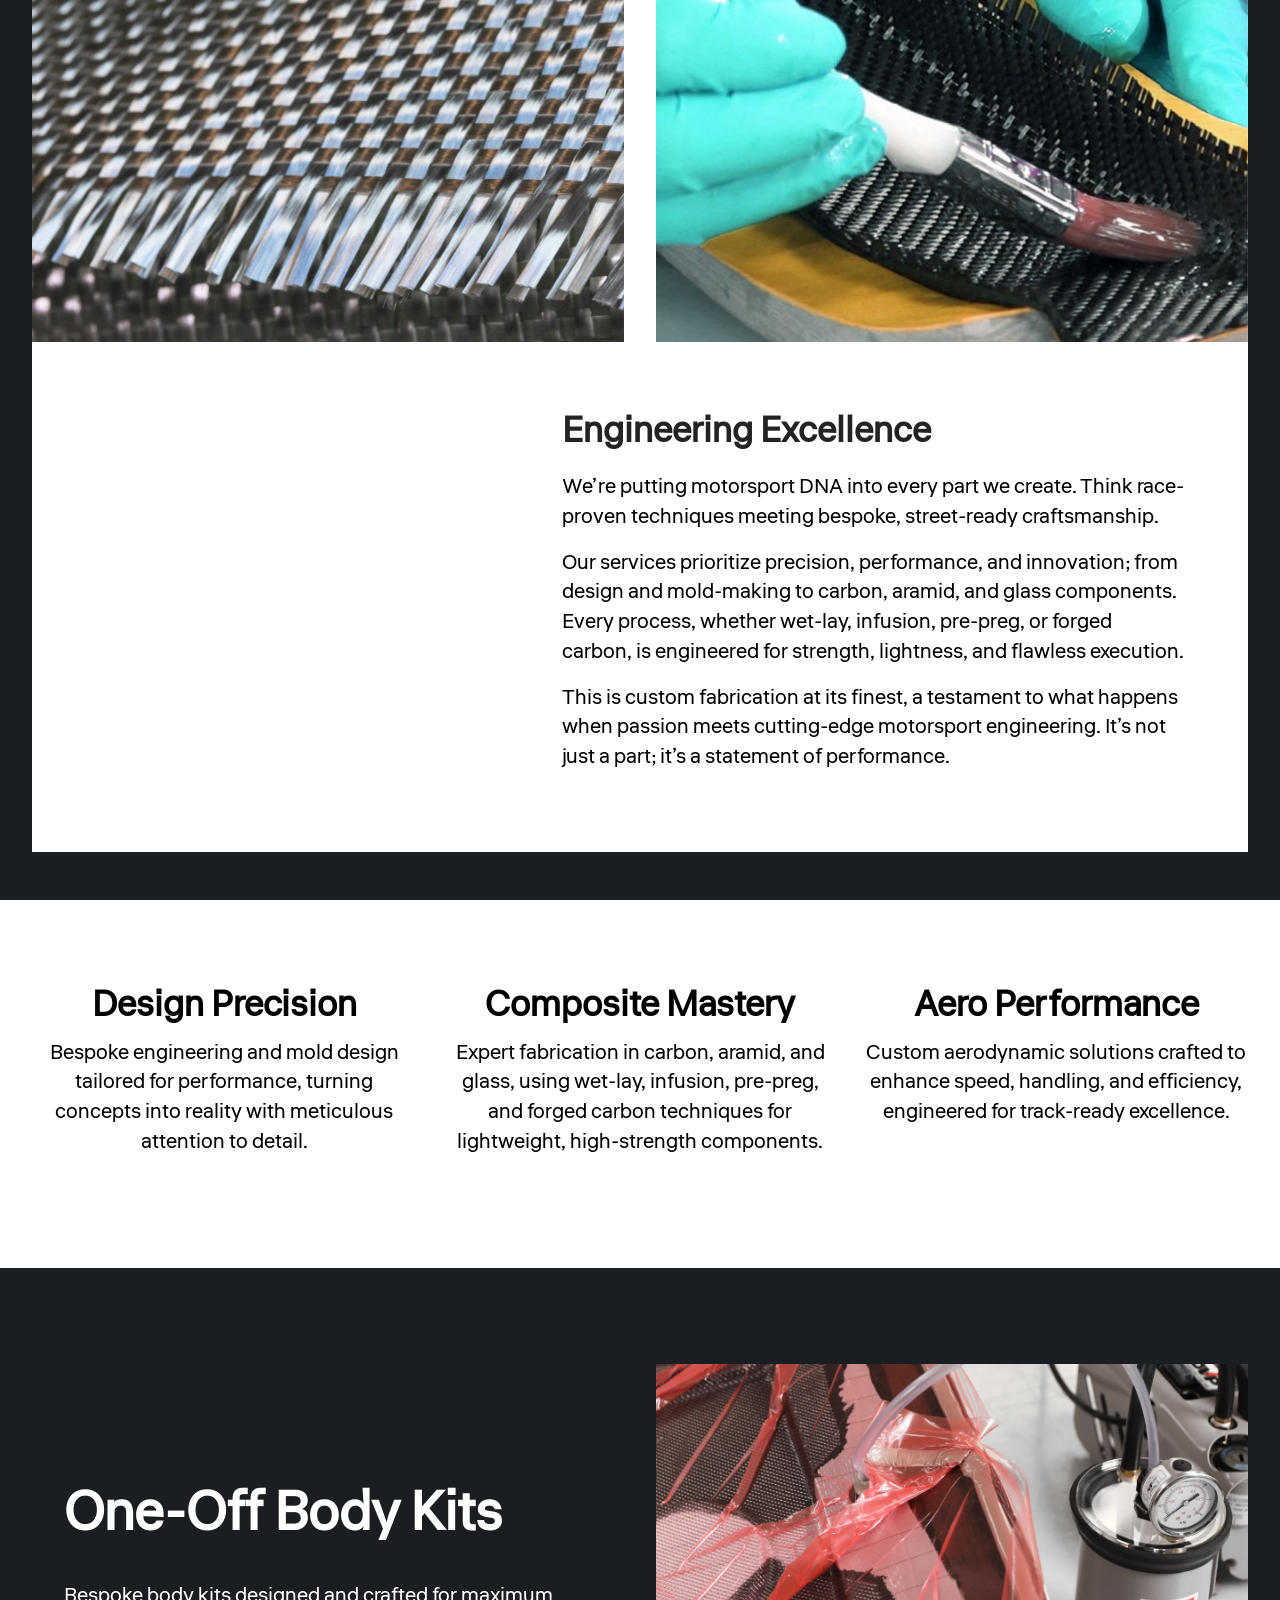
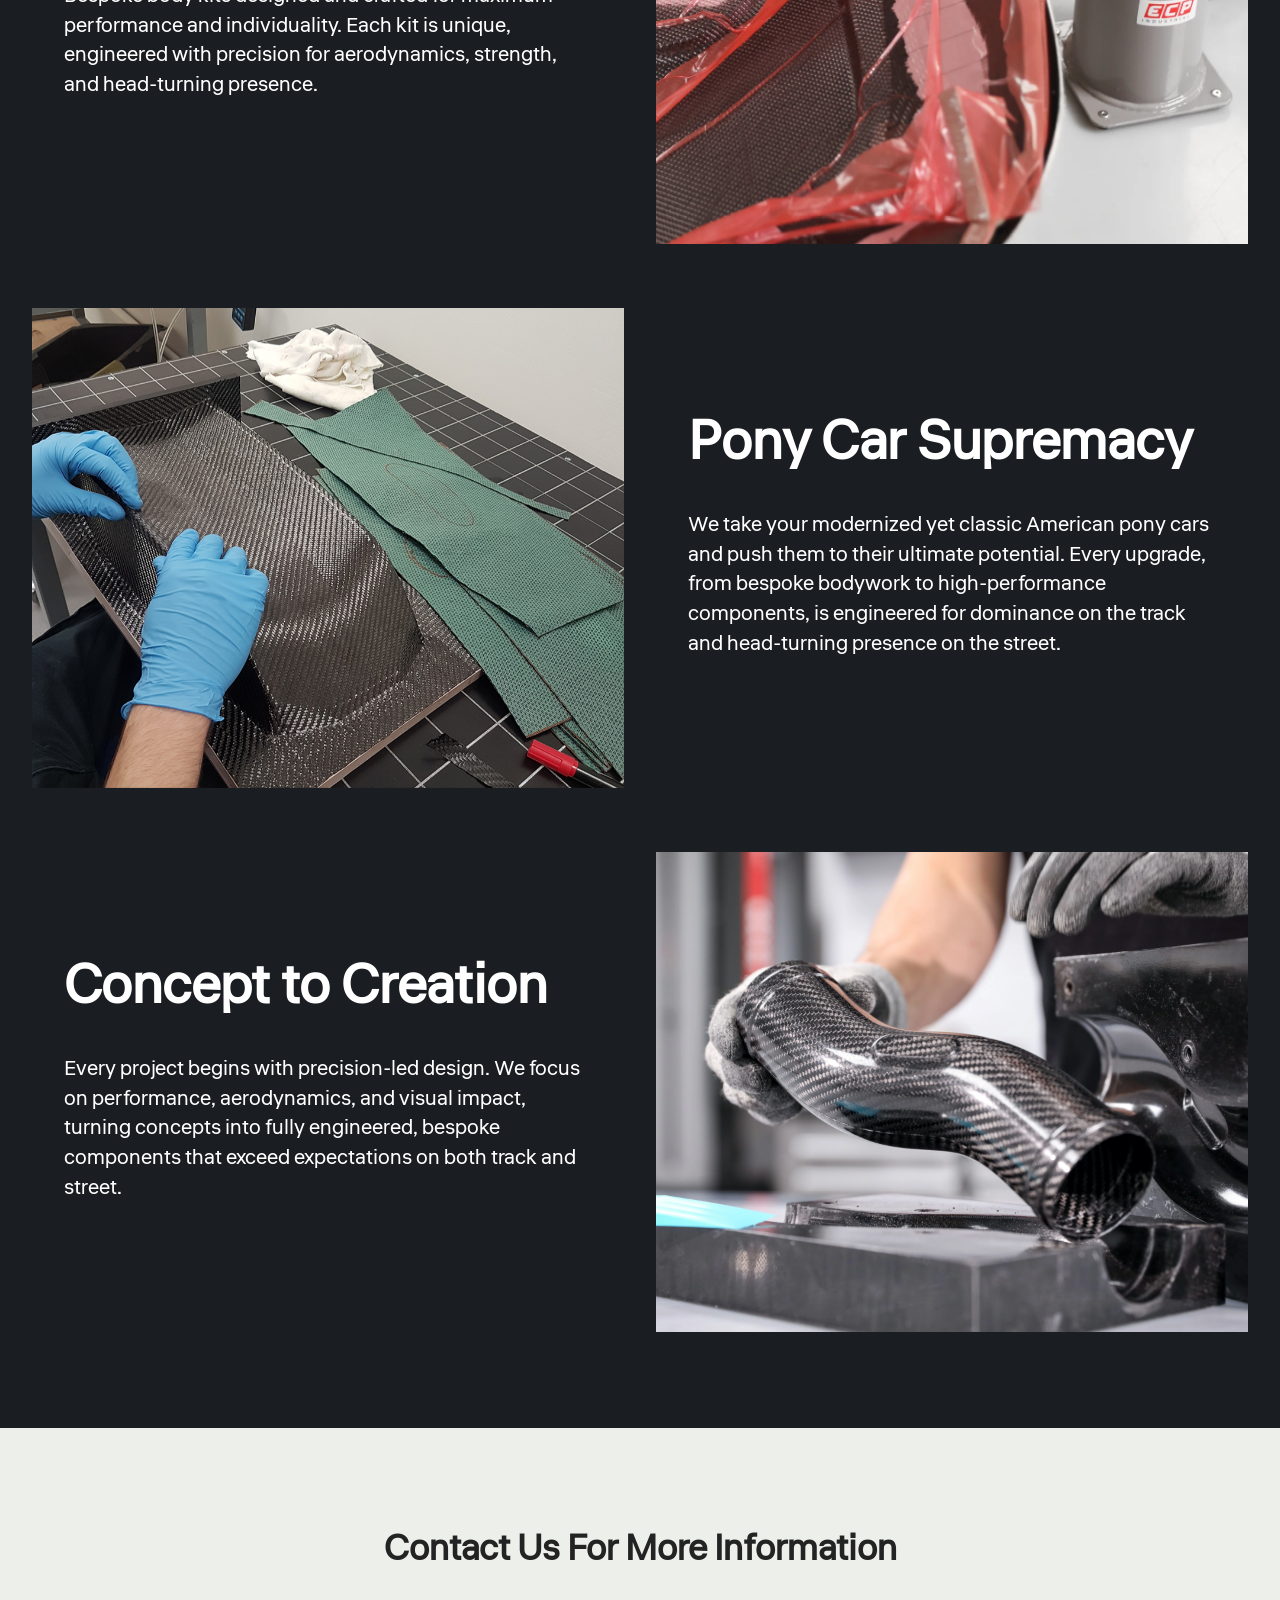
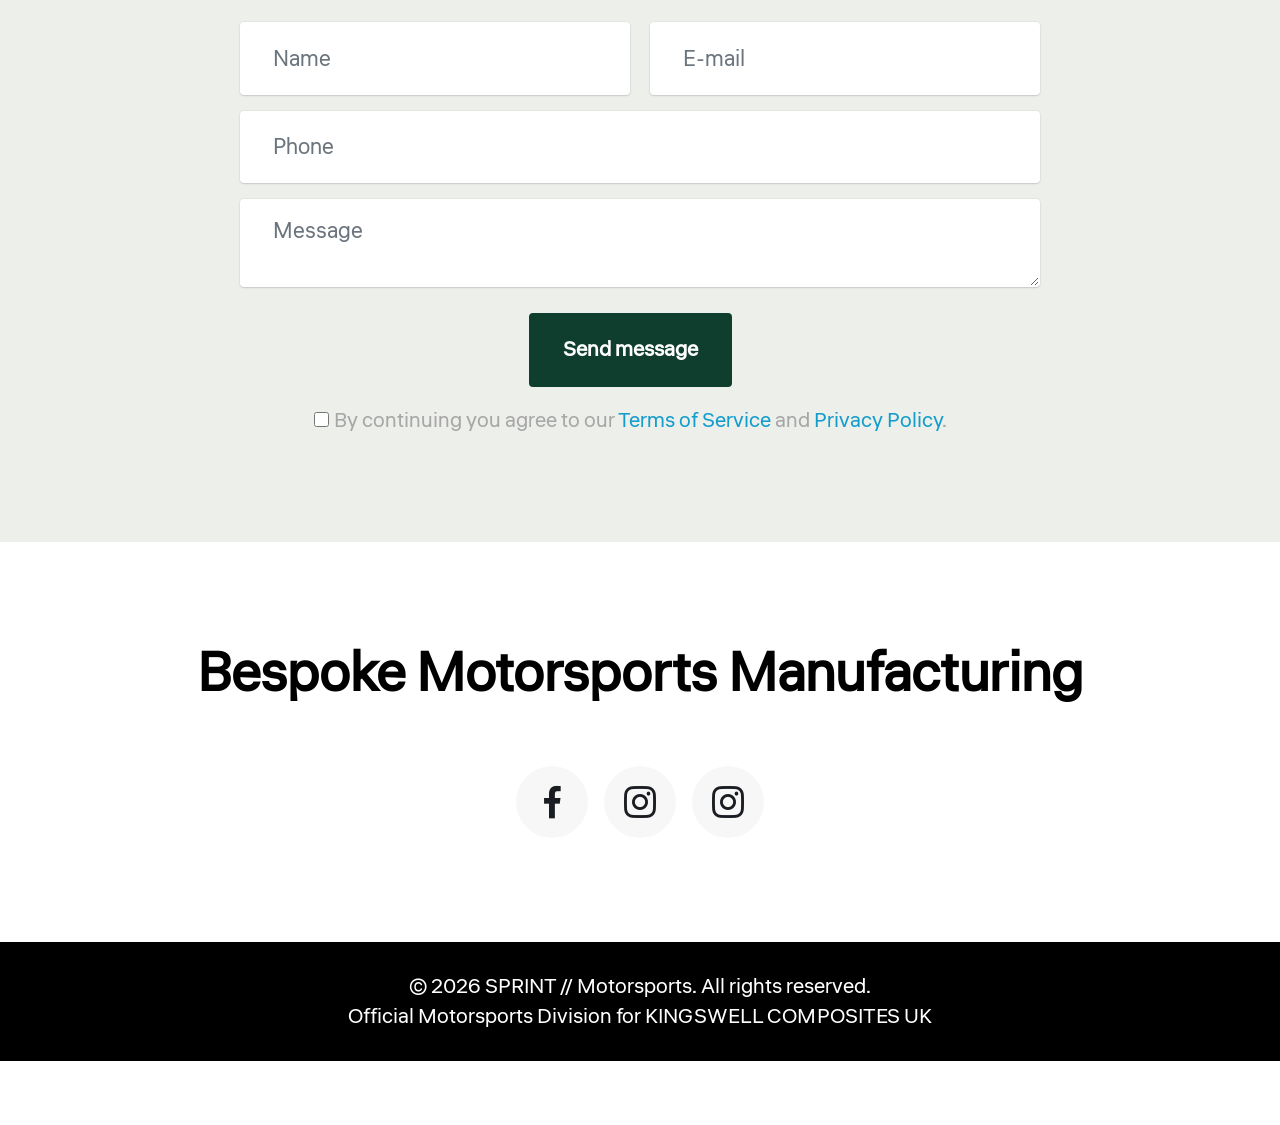
<file: page3.html>
<!DOCTYPE html>
<html  >
<head>
  <!-- Site made with Mobirise Website Builder v6.1.12, https://mobirise.com -->
  <meta charset="UTF-8">
  <meta http-equiv="X-UA-Compatible" content="IE=edge">
  <meta name="generator" content="Mobirise v6.1.12, mobirise.com">
  <meta name="viewport" content="width=device-width, initial-scale=1, minimum-scale=1">
  <link rel="shortcut icon" href="assets/images/sprint20compact20white-96x72.png" type="image/x-icon">
  <meta name="description" content="Experience the ultimate evolution of the American Dream. The SPRINT // Stallion, a 6th Generation Chevrolet Camaro, engineered for track supremacy with aggressive weight reduction.">
  
  
  <title>Our Services</title>
  <link rel="stylesheet" href="assets/web/assets/mobirise-icons2/mobirise2.css">
  <link rel="stylesheet" href="assets/bootstrap/css/bootstrap.min.css">
  <link rel="stylesheet" href="assets/parallax/jarallax.css">
  <link rel="stylesheet" href="assets/web/assets/gdpr-plugin/gdpr-styles.css">
  <link rel="stylesheet" href="assets/animatecss/animate.css">
  <link rel="stylesheet" href="assets/dropdown/css/style.css">
  <link rel="stylesheet" href="assets/socicon/css/styles.css">
  <link rel="stylesheet" href="assets/theme/css/style.css">
  <link rel="preload" href="https://fonts.googleapis.com/css2?family=Liter&display=swap&display=swap" as="style" onload="this.onload=null;this.rel='stylesheet'">
  <noscript><link rel="stylesheet" href="https://fonts.googleapis.com/css2?family=Liter&display=swap&display=swap"></noscript>
  <link rel="preload" as="style" href="assets/mobirise/css/mbr-additional.css?v=Ww6JfL"><link rel="stylesheet" href="assets/mobirise/css/mbr-additional.css?v=Ww6JfL" type="text/css">

  
  
  
</head>
<body>
  
  <section data-bs-version="5.1" class="menu menu1 cid-vbOZS5S3bF" once="menu" id="menu01-c">
	

	<nav class="navbar navbar-dropdown navbar-fixed-top navbar-expand-lg">
		<div class="container">
			<div class="navbar-brand">
				
				<span class="navbar-caption-wrap"><a class="navbar-caption text-black text-primary display-4" href="home.html">SPRINT // Motorsports<br></a></span>
			</div>
			<button class="navbar-toggler" type="button" data-toggle="collapse" data-bs-toggle="collapse" data-target="#navbarSupportedContent" data-bs-target="#navbarSupportedContent" aria-controls="navbarNavAltMarkup" aria-expanded="false" aria-label="Toggle navigation">
				<div class="hamburger">
					<span></span>
					<span></span>
					<span></span>
					<span></span>
				</div>
			</button>
			<div class="collapse navbar-collapse" id="navbarSupportedContent">
				<ul class="navbar-nav nav-dropdown" data-app-modern-menu="true"><li class="nav-item">
						<a class="nav-link link text-black text-primary display-4" href="Stallion.html">About Us</a>
					</li>
					<li class="nav-item">
						<a class="nav-link link text-black text-primary display-4" href="page3.html" aria-expanded="false">Our Services</a>
					</li>
					<li class="nav-item dropdown">
						<a class="nav-link link text-black dropdown-toggle display-4" href="https://mobiri.se" data-toggle="dropdown-submenu" data-bs-toggle="dropdown" data-bs-auto-close="outside" aria-expanded="false">Projects</a><div class="dropdown-menu" aria-labelledby="dropdown-636"><a class="text-black dropdown-item text-primary display-4" href="Stallion.html">SPRINT // Stallion</a></div>
					</li><li class="nav-item"><a class="nav-link link text-black text-primary display-4" href="contact-us.html">Contact Us</a></li></ul>
				
				<div class="navbar-buttons mbr-section-btn"><a class="btn btn-primary display-4" href="contact-us.html#contact-form-2-vbOwAmXsdX">Enquire Now!</a></div>
			</div>
		</div>
	</nav>
</section>

<section data-bs-version="5.1" class="header18 cid-vbOZS65gfN mbr-fullscreen mbr-parallax-background" id="header18-d">
  

  <div class="mbr-overlay" style="opacity: 0.5; background-color: rgb(0, 0, 0);"></div>
  <div class="container-fluid">
    <div class="row">
      <div class="content-wrap col-12 col-md-12">
        <h1 class="mbr-section-title mbr-fonts-style mbr-white mb-4 display-1">
          <strong>Our Services</strong></h1>
        
        <p class="mbr-fonts-style mbr-text mbr-white mb-4 display-7">Precision Engineering &amp; Bespoke Composite Components.</p>
        <div class="mbr-section-btn"><a class="btn btn-white-outline display-7" href="page3.html#form02-m">Enquire Now</a></div>
      </div>
    </div>
  </div>
</section>

<section data-bs-version="5.1" class="article15 cid-vbOZS6fV9c" id="article15-e">
    
    <div class="container">
        <div class="row justify-content-center">
            <div class="col-12 col-md">
                
                <h6 class="mbr-section-subtitle mbr-fonts-style mt-0 mb-4 display-5"><strong>SPRINT // Motorsports Services: Engineering Bespoke Performance</strong></h6>
            </div>
            <div class="col-md-12 col-lg-6">
                <p class="mbr-text mbr-fonts-style display-7">This isn’t your typical fabrication shop. We offer full design, mold creation, and precision manufacturing, delivering carbon, aramid, and glass components tailored for high-performance motorsports. From wet-lay and infusion to pre-preg and compression forged carbon, every process is engineered for strength, weight savings and a flawless finish.</p>
                <p class="mbr-text mbr-fonts-style display-7">Our philosophy is simple: engineer smarter, build better. Every part, every layer, every mold is meticulously crafted for maximum performance, reliability, and visual impact.</p>
                <p class="mbr-text mbr-fonts-style display-7">Featuring bespoke aerodynamic and structural components, our services transform concepts into track-ready reality. Whether it’s prototypes or full-scale builds, we create parts that perform as brilliantly as they look.</p>
            </div>
        </div>
    </div>
</section>

<section data-bs-version="5.1" class="article01 cid-vbOZS6qMS8 mbr-fullscreen" id="article01-f">
	

	
	
	<div class="container">
		<div class="row justify-content-center">
			<div class="card col-md-12 col-lg-12">
				<div class="card-wrapper">
					<div class="row">
						<div class="image-wrapper col-12 col-sm-6 justify-content-center">
							<img src="assets/images/5bc475ccb9d2e919c38d54fa3e2a0d1d-1200x800.jpeg" alt="Mobirise Website Builder">
						</div>
						<div class="image-wrapper col-12 col-sm-6 justify-content-center">
							<img src="assets/images/what-is-vacuum-bagging-process-large-1256x562.jpg" alt="Mobirise Website Builder">
						</div>
					</div>

					<div class="card-box align-left mb-3 card-content-text">
						<h4 class="card-title mbr-fonts-style mbr-white mb-0 display-5"><strong>Engineering Excellence</strong></h4>
						<p class="mbr-text mbr-fonts-style mt-3 mb-0 display-7">We’re putting motorsport DNA into every part we create. Think race-proven techniques meeting bespoke, street-ready craftsmanship.</p>

						<p class="mbr-text mbr-fonts-style mt-3 mb-0 display-7">Our services prioritize precision, performance, and innovation; from design and mold-making to carbon, aramid, and glass components. Every process, whether wet-lay, infusion, pre-preg, or forged carbon, is engineered for strength, lightness, and flawless execution.</p>

						<p class="mbr-text mbr-fonts-style mt-3 mb-0 display-7">This is custom fabrication at its finest, a testament to what happens when passion meets cutting-edge motorsport engineering. It’s not just a part; it’s a statement of performance.</p>

						
					</div>
				</div>
			</div>
		</div>
	</div>
</section>

<section data-bs-version="5.1" class="features10 cid-vbOZS6ACL8" id="features10-g">
    
  
    
    
    <div class="container">
      
      <div class="row">
        <div class="item features-without-image col-12 col-md-6 col-lg-4">
          <div class="item-wrapper">
            <div class="card-box align-left">
              
              <h5 class="card-title mbr-fonts-style display-5"><strong>Design Precision</strong></h5>
              <p class="card-text mbr-fonts-style mb-3 display-7">Bespoke engineering and mold design tailored for performance, turning concepts into reality with meticulous attention to detail.</p>
              
            </div>
          </div>
        </div>
        <div class="item features-without-image col-12 col-md-6 col-lg-4">
          <div class="item-wrapper">
            <div class="card-box align-left">
              
              <h5 class="card-title mbr-fonts-style display-5"><strong>Composite Mastery</strong></h5>
              <p class="card-text mbr-fonts-style mb-3 display-7">Expert fabrication in carbon, aramid, and glass, using wet-lay, infusion, pre-preg, and forged carbon techniques for lightweight, high-strength components.</p>
              
            </div>
          </div>
        </div><div class="item features-without-image col-12 col-md-6 col-lg-4">
          <div class="item-wrapper">
            <div class="card-box align-left">
              
              <h5 class="card-title mbr-fonts-style display-5"><strong>Aero Performance</strong></h5>
              <p class="card-text mbr-fonts-style mb-3 display-7">Custom aerodynamic solutions crafted to enhance speed, handling, and efficiency, engineered for track-ready excellence.</p>
              
            </div>
          </div>
        </div>
      </div>
    </div>
  </section>

<section data-bs-version="5.1" class="features38 cid-vbOZS6NjCO" id="features038-h">
    

    
    

    <div class="container-fluid">
        <div class="row justify-content-center">
            <div class="col-12 col-md-12 col-lg">
                <div class="text-wrapper align-left">
                    <h1 class="mbr-section-title mbr-fonts-style mb-4 display-2"><strong>One-Off Body Kits</strong></h1>
                    <p class="mbr-text align-left mbr-fonts-style mb-4 display-7">Bespoke body kits designed and crafted for maximum performance and individuality. Each kit is unique, engineered with precision for aerodynamics, strength, and head-turning presence.</p>
                    
                </div>
            </div>
            <div class="col-12 col-md-12 col-lg-6 image-wrapper">
                <img class="w-100" src="assets/images/1912854291-9782bfbb2e856f0eda8706731f68aafca7e24051a02e65819eab2c80efb183be-d.png" alt="Mobirise Website Builder">
            </div>
        </div>
        <div class="row row-reverse justify-content-center">

            <div class="col-12 col-md-12 col-lg">
                <div class="text-wrapper align-left">
                    <h1 class="mbr-section-title mbr-fonts-style mb-4 display-2">
                        <strong>Pony Car Supremacy</strong></h1>
                    <p class="mbr-text align-left mbr-fonts-style mb-4 display-7">We take your modernized yet classic American pony cars and push them to their ultimate potential. Every upgrade, from bespoke bodywork to high-performance components, is engineered for dominance on the track and head-turning presence on the street.</p>
                    
                </div>
            </div>
            <div class="col-12 col-md-12 col-lg-6 image-wrapper">
                <img class="w-100" src="assets/images/autoclave-prepreg-composite.jpg" alt="Mobirise Website Builder">
            </div>
        </div>
        <div class="row justify-content-center">
            <div class="col-12 col-md-12 col-lg">
                <div class="text-wrapper align-left">
                    <h1 class="mbr-section-title mbr-fonts-style mb-4 display-2">
                        <strong>Concept to Creation</strong></h1>
                    <p class="mbr-text align-left mbr-fonts-style mb-4 display-7">Every project begins with precision-led design. We focus on performance, aerodynamics, and visual impact, turning concepts into fully engineered, bespoke components that exceed expectations on both track and street.</p>
                    
                </div>
            </div>
            <div class="col-12 col-md-12 col-lg-6 image-wrapper">
                <img class="w-100" src="assets/images/881668519-c65689176fe9eb430aac6bf003fafb16835a642ac26be6c51155d25ef421d788-d.png" alt="Mobirise Website Builder">
            </div>
        </div>
    </div>
</section>

<section data-bs-version="5.1" class="form5 cid-vbP2aaAeJZ" id="form02-m">
    
    
    <div class="container">
        <div class="row justify-content-center">
            <div class="col-12 content-head">
                <div class="mbr-section-head mb-5">
                    <h3 class="mbr-section-title mbr-fonts-style align-center mb-0 display-5">
                        <strong>Contact Us For More Information</strong></h3>
                    
                </div>
            </div>
        </div>
        <div class="row justify-content-center">
            <div class="col-lg-8 mx-auto mbr-form" data-form-type="formoid">
                <form action="https://mobirise.eu/" method="POST" class="mbr-form form-with-styler" data-form-title="Form Name"><input type="hidden" name="email" data-form-email="true" value="ta2p76BHF0tHBv/usEm0dEzObBJ/Nx4A7jEcA4B6ZxMPywFuGuSMgSBFtdGRit9yzUIUfJ27i7Py+4tdc854lWIn89nyM37A0mMHMSh/46rBWfmHA0Yvo5yMGJgdOHB7">
                    <div class="row">
                        <div hidden="hidden" data-form-alert="" class="alert alert-success col-12">Thanks for filling out the form!</div>
                        <div hidden="hidden" data-form-alert-danger="" class="alert alert-danger col-12">
                            Oops...! some problem!
                        </div>
                    </div>
                    <div class="dragArea row">
                        <div class="col-md col-sm-12 form-group mb-3" data-for="name">
                            <input type="text" name="name" placeholder="Name" data-form-field="name" class="form-control" value="" id="name-form02-m">
                        </div>
                        <div class="col-md col-sm-12 form-group mb-3" data-for="email">
                            <input type="email" name="email" placeholder="E-mail" data-form-field="email" class="form-control" value="" id="email-form02-m">
                        </div>
                        <div class="col-12 form-group mb-3" data-for="phone">
                            <input type="tel" name="phone" placeholder="Phone" data-form-field="phone" class="form-control" value="" id="phone-form02-m">
                        </div>
                        <div class="col-12 form-group mb-3" data-for="textarea">
                            <textarea name="textarea" placeholder="Message" data-form-field="textarea" class="form-control" id="textarea-form02-m"></textarea>
                        </div>
                        <div class="col-lg-12 col-md-12 col-sm-12 align-center mbr-section-btn">
                            <button type="submit" class="btn btn-primary display-7">Send message</button>
                        </div>
                    </div>
                <span class="gdpr-block">
<label>
<span class="textGDPR display-7" style="color: #a7a7a7"><input type="checkbox" name="gdpr" id="gdpr-form02-m" required="">By continuing you agree to our <a style="color: #149dcc; text-decoration: none;" href="terms.html">Terms of Service</a> and <a style="color: #149dcc; text-decoration: none;" href="policy.html">Privacy Policy</a>.</span>
</label>
</span></form>
            </div>
        </div>
    </div>
</section>

<section data-bs-version="5.1" class="social05 cid-vbOZS7lVRz" id="social05-k">
    

    

    <div class="container">
        <div class="row">
            <h3 class="mbr-section-title align-center mb-5 mbr-fonts-style display-2">
                <strong>Bespoke Motorsports Manufacturing</strong></h3>
            <div class="col-12">
                <div class="social-row">
                    <div class="soc-item">
                        <a href="https://mobiri.se/" target="_blank">
                            <span class="mbr-iconfont socicon socicon-facebook"></span>
                        </a>
                    </div>
                    <div class="soc-item">
                        <a href="https://www.instagram.com/kingswell_composites/" target="_blank">
                            <span class="mbr-iconfont socicon-instagram socicon"></span>
                        </a>
                    </div>
                    <div class="soc-item">
                        <a href="https://www.instagram.com/sprintmotorsports_gb/" target="_blank">
                            <span class="mbr-iconfont socicon-instagram socicon"></span>
                        </a>
                    </div>
                    
                    
                </div>
            </div>
        </div>
    </div>
</section>

<section data-bs-version="5.1" class="footer4 cid-vbOZS7wUDj" once="footers" id="footer04-l">

    

    

    <div class="container">
        <div class="media-container-row align-center mbr-white">
            <div class="col-12">
                <p class="mbr-text mb-0 mbr-fonts-style display-7">© 2026 SPRINT // Motorsports. All rights reserved.<br>Official Motorsports Division for KINGSWELL COMPOSITES UK</p>
            </div>
        </div>
    </div>
</section><section class="display-7" style="padding: 0;align-items: center;justify-content: center;flex-wrap: wrap;    align-content: center;display: flex;position: relative;height: 4rem;"><a href="https://mobiri.se/4530334" style="flex: 1 1;height: 4rem;position: absolute;width: 100%;z-index: 1;"><img alt="" style="height: 4rem;" src="[data-uri]"></a><p style="margin: 0;text-align: center;" class="display-7">&#8204;</p><a style="z-index:1" href=#></a></section><script src="assets/bootstrap/js/bootstrap.bundle.min.js"></script>  <script src="assets/parallax/jarallax.js"></script>  <script src="assets/smoothscroll/smooth-scroll.js"></script>  <script src="assets/ytplayer/index.js"></script>  <script src="assets/dropdown/js/navbar-dropdown.js"></script>  <script src="assets/theme/js/script.js"></script>  <script src="assets/formoid/formoid.min.js"></script>  
  
  
 <div id="scrollToTop" class="scrollToTop mbr-arrow-up"><a style="text-align: center;"><i class="mbr-arrow-up-icon mbr-arrow-up-icon-cm cm-icon cm-icon-smallarrow-up"></i></a></div>
    <input name="animation" type="hidden">
  </body>
</html>
</file>
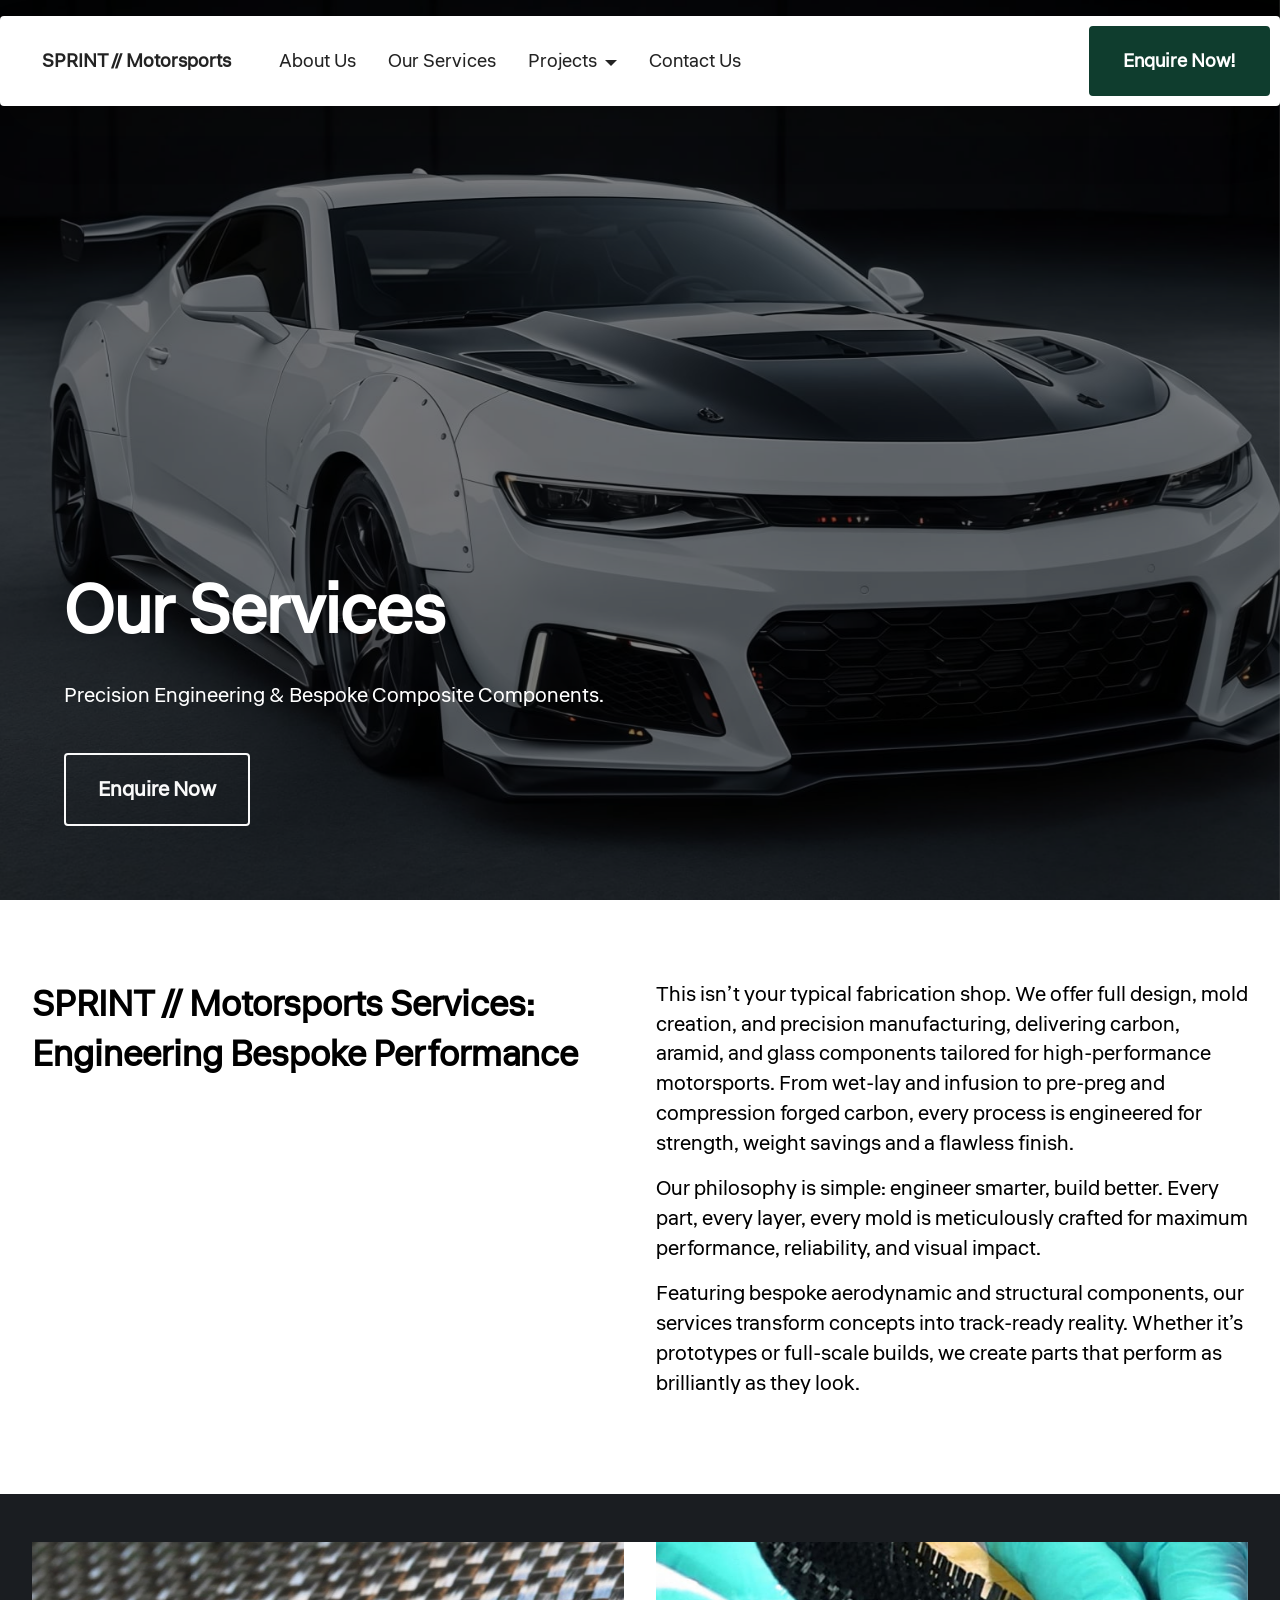
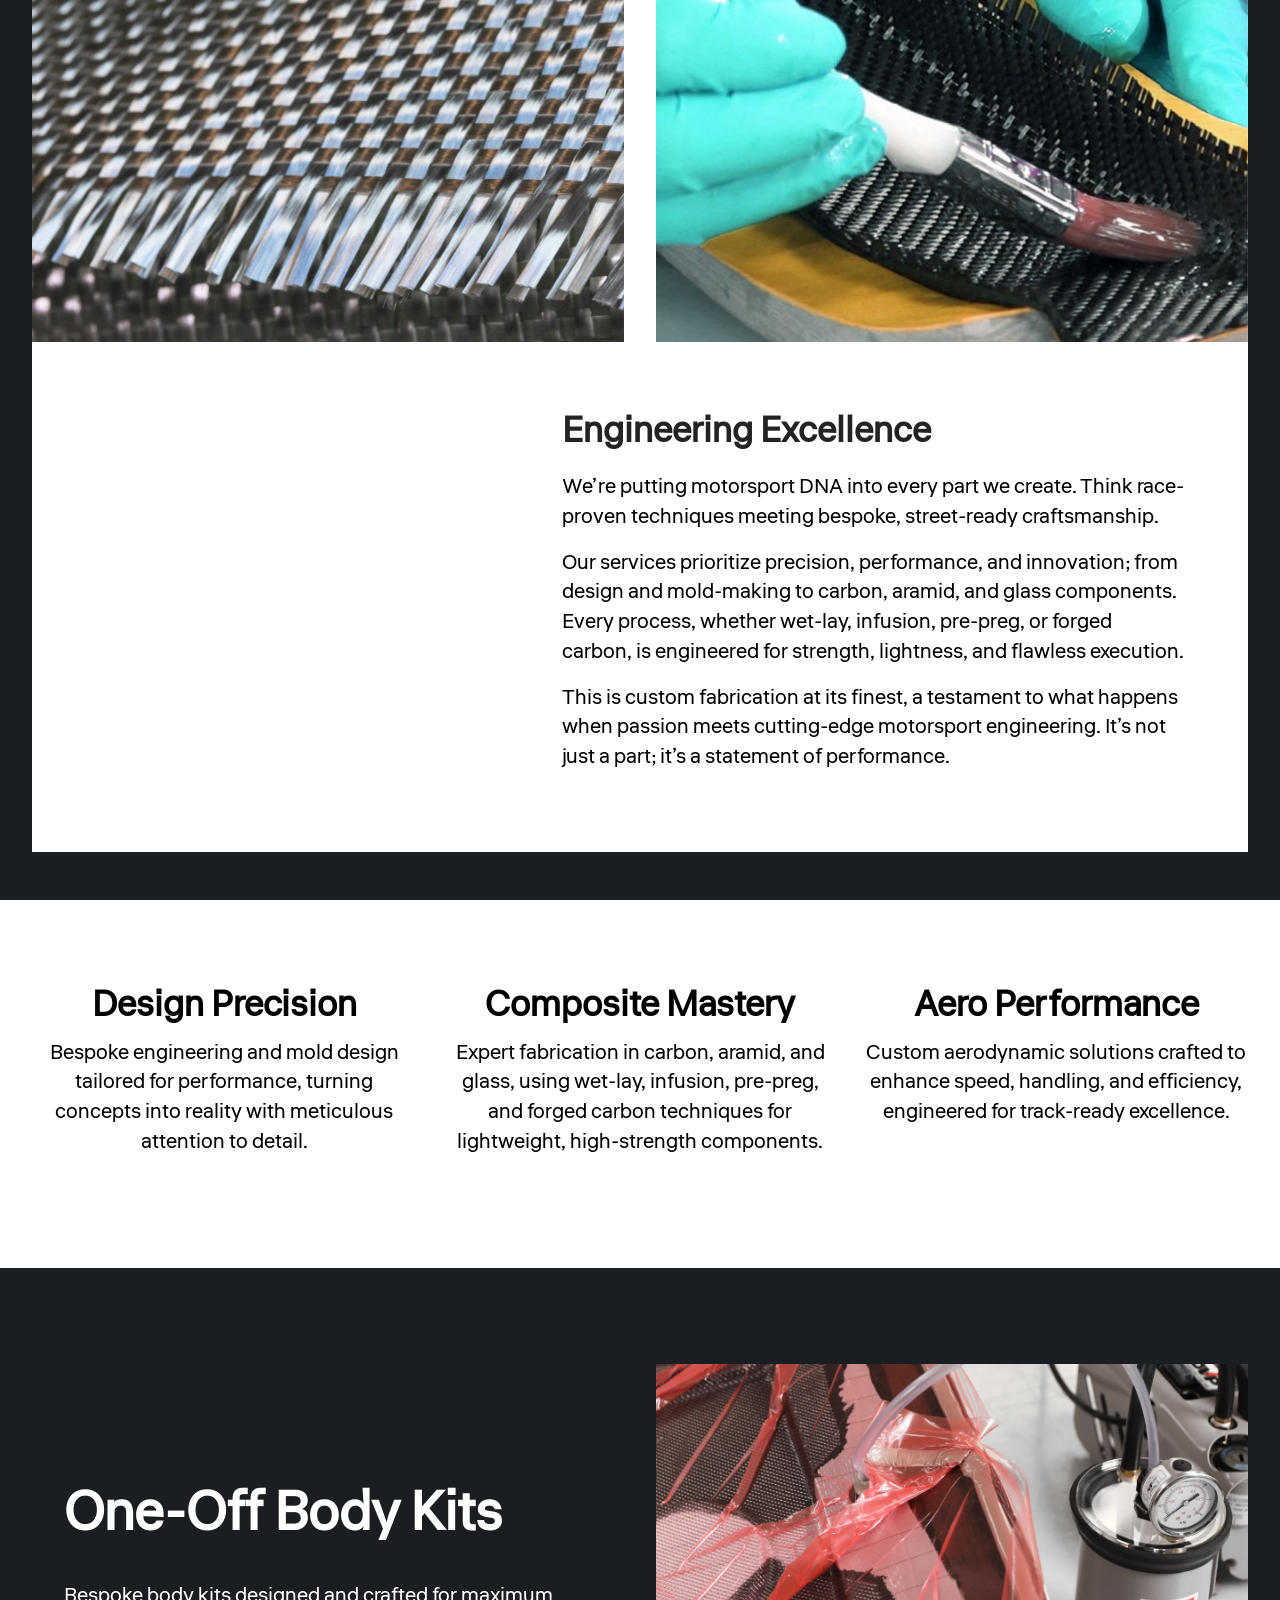
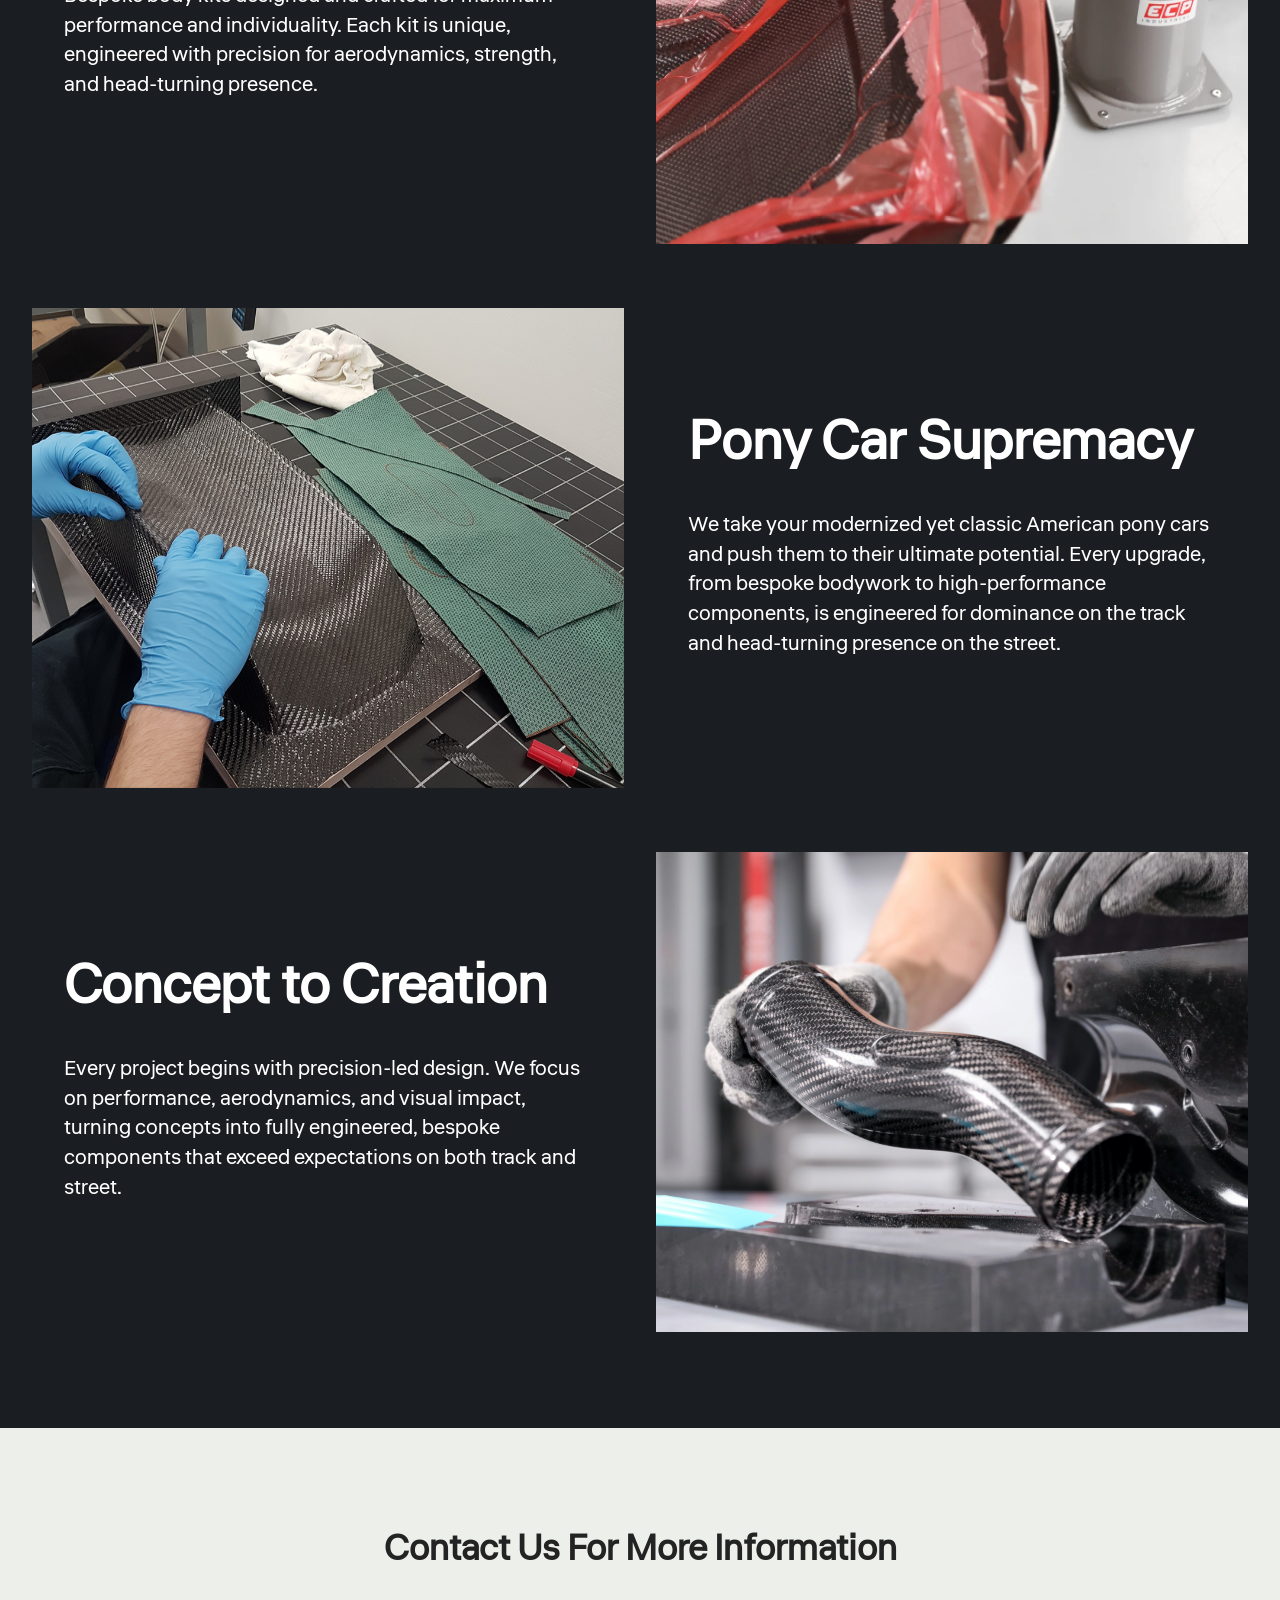
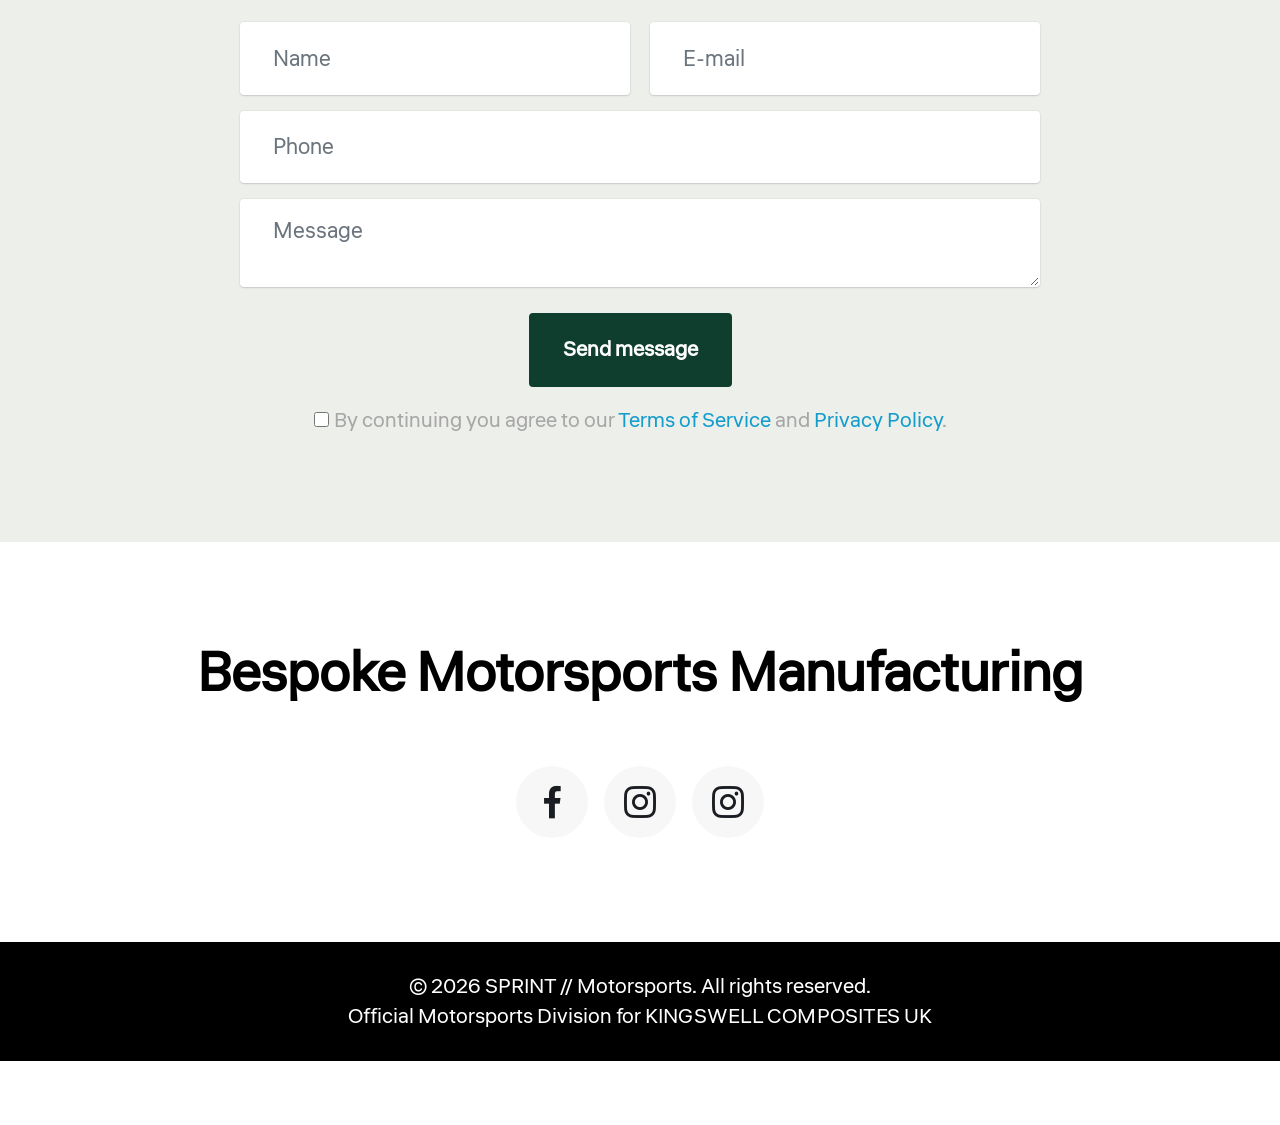
<file: services.html>
<!DOCTYPE html>
<html  >
<head>
  <!-- Site made with Mobirise Website Builder v6.1.12, https://mobirise.com -->
  <meta charset="UTF-8">
  <meta http-equiv="X-UA-Compatible" content="IE=edge">
  <meta name="generator" content="Mobirise v6.1.12, mobirise.com">
  <meta name="viewport" content="width=device-width, initial-scale=1, minimum-scale=1">
  <link rel="shortcut icon" href="assets/images/sprint20compact20white-96x72.png" type="image/x-icon">
  <meta name="description" content="Bespoke motorsport design and composite manufacturing, delivering lightweight carbon, aramid, and glass components engineered for pure performance.">
  
  
  <title>SPRINT // Motorsports: Our Services</title>
  <link rel="stylesheet" href="assets/web/assets/mobirise-icons2/mobirise2.css">
  <link rel="stylesheet" href="assets/bootstrap/css/bootstrap.min.css">
  <link rel="stylesheet" href="assets/parallax/jarallax.css">
  <link rel="stylesheet" href="assets/web/assets/gdpr-plugin/gdpr-styles.css">
  <link rel="stylesheet" href="assets/animatecss/animate.css">
  <link rel="stylesheet" href="assets/dropdown/css/style.css">
  <link rel="stylesheet" href="assets/socicon/css/styles.css">
  <link rel="stylesheet" href="assets/theme/css/style.css">
  <link rel="preload" href="https://fonts.googleapis.com/css2?family=Liter&display=swap&display=swap" as="style" onload="this.onload=null;this.rel='stylesheet'">
  <noscript><link rel="stylesheet" href="https://fonts.googleapis.com/css2?family=Liter&display=swap&display=swap"></noscript>
  <link rel="preload" as="style" href="assets/mobirise/css/mbr-additional.css?v=W4dssV"><link rel="stylesheet" href="assets/mobirise/css/mbr-additional.css?v=W4dssV" type="text/css">

  
  
  
</head>
<body>
  
  <section data-bs-version="5.1" class="menu menu1 cid-vbOZS5S3bF" once="menu" id="menu01-c">
	

	<nav class="navbar navbar-dropdown navbar-fixed-top navbar-expand-lg">
		<div class="container">
			<div class="navbar-brand">
				
				<span class="navbar-caption-wrap"><a class="navbar-caption text-black text-primary display-4" href="home.html">SPRINT // Motorsports<br></a></span>
			</div>
			<button class="navbar-toggler" type="button" data-toggle="collapse" data-bs-toggle="collapse" data-target="#navbarSupportedContent" data-bs-target="#navbarSupportedContent" aria-controls="navbarNavAltMarkup" aria-expanded="false" aria-label="Toggle navigation">
				<div class="hamburger">
					<span></span>
					<span></span>
					<span></span>
					<span></span>
				</div>
			</button>
			<div class="collapse navbar-collapse" id="navbarSupportedContent">
				<ul class="navbar-nav nav-dropdown" data-app-modern-menu="true"><li class="nav-item">
						<a class="nav-link link text-black text-primary display-4" href="about-us.html">About Us</a>
					</li>
					<li class="nav-item">
						<a class="nav-link link text-black text-primary display-4" href="page3.html" aria-expanded="false">Our Services</a>
					</li>
					<li class="nav-item dropdown">
						<a class="nav-link link text-black dropdown-toggle show display-4" href="https://mobiri.se" data-toggle="dropdown-submenu" data-bs-toggle="dropdown" data-bs-auto-close="outside" aria-expanded="false">Projects</a><div class="dropdown-menu show" aria-labelledby="dropdown-636" data-bs-popper="none"><a class="text-black dropdown-item text-primary display-4" href="Stallion.html">SPRINT // Stallion</a></div>
					</li><li class="nav-item"><a class="nav-link link text-black text-primary display-4" href="contact-us.html">Contact Us</a></li></ul>
				
				<div class="navbar-buttons mbr-section-btn"><a class="btn btn-primary display-4" href="contact-us.html#contact-form-2-vbOwAmXsdX">Enquire Now!</a></div>
			</div>
		</div>
	</nav>
</section>

<section data-bs-version="5.1" class="header18 cid-vbOZS65gfN mbr-fullscreen mbr-parallax-background" id="header18-d">
  

  <div class="mbr-overlay" style="opacity: 0.5; background-color: rgb(0, 0, 0);"></div>
  <div class="container-fluid">
    <div class="row">
      <div class="content-wrap col-12 col-md-12">
        <h1 class="mbr-section-title mbr-fonts-style mbr-white mb-4 display-1">
          <strong>Our Services</strong></h1>
        
        <p class="mbr-fonts-style mbr-text mbr-white mb-4 display-7">Precision Engineering &amp; Bespoke Composite Components.</p>
        <div class="mbr-section-btn"><a class="btn btn-white-outline display-7" href="page3.html#form02-m">Enquire Now</a></div>
      </div>
    </div>
  </div>
</section>

<section data-bs-version="5.1" class="article15 cid-vbOZS6fV9c" id="article15-e">
    
    <div class="container">
        <div class="row justify-content-center">
            <div class="col-12 col-md">
                
                <h6 class="mbr-section-subtitle mbr-fonts-style mt-0 mb-4 display-5"><strong>SPRINT // Motorsports Services: Engineering Bespoke Performance</strong></h6>
            </div>
            <div class="col-md-12 col-lg-6">
                <p class="mbr-text mbr-fonts-style display-7">This isn’t your typical fabrication shop. We offer full design, mold creation, and precision manufacturing, delivering carbon, aramid, and glass components tailored for high-performance motorsports. From wet-lay and infusion to pre-preg and compression forged carbon, every process is engineered for strength, weight savings and a flawless finish.</p>
                <p class="mbr-text mbr-fonts-style display-7">Our philosophy is simple: engineer smarter, build better. Every part, every layer, every mold is meticulously crafted for maximum performance, reliability, and visual impact.</p>
                <p class="mbr-text mbr-fonts-style display-7">Featuring bespoke aerodynamic and structural components, our services transform concepts into track-ready reality. Whether it’s prototypes or full-scale builds, we create parts that perform as brilliantly as they look.</p>
            </div>
        </div>
    </div>
</section>

<section data-bs-version="5.1" class="article01 cid-vbOZS6qMS8 mbr-fullscreen" id="article01-f">
	

	
	
	<div class="container">
		<div class="row justify-content-center">
			<div class="card col-md-12 col-lg-12">
				<div class="card-wrapper">
					<div class="row">
						<div class="image-wrapper col-12 col-sm-6 justify-content-center">
							<img src="assets/images/5bc475ccb9d2e919c38d54fa3e2a0d1d-1200x800.jpeg" alt="Mobirise Website Builder">
						</div>
						<div class="image-wrapper col-12 col-sm-6 justify-content-center">
							<img src="assets/images/what-is-vacuum-bagging-process-large-1256x562.jpg" alt="Mobirise Website Builder">
						</div>
					</div>

					<div class="card-box align-left mb-3 card-content-text">
						<h4 class="card-title mbr-fonts-style mbr-white mb-0 display-5"><strong>Engineering Excellence</strong></h4>
						<p class="mbr-text mbr-fonts-style mt-3 mb-0 display-7">We’re putting motorsport DNA into every part we create. Think race-proven techniques meeting bespoke, street-ready craftsmanship.</p>

						<p class="mbr-text mbr-fonts-style mt-3 mb-0 display-7">Our services prioritize precision, performance, and innovation; from design and mold-making to carbon, aramid, and glass components. Every process, whether wet-lay, infusion, pre-preg, or forged carbon, is engineered for strength, lightness, and flawless execution.</p>

						<p class="mbr-text mbr-fonts-style mt-3 mb-0 display-7">This is custom fabrication at its finest, a testament to what happens when passion meets cutting-edge motorsport engineering. It’s not just a part; it’s a statement of performance.</p>

						
					</div>
				</div>
			</div>
		</div>
	</div>
</section>

<section data-bs-version="5.1" class="features10 cid-vbOZS6ACL8" id="features10-g">
    
  
    
    
    <div class="container">
      
      <div class="row">
        <div class="item features-without-image col-12 col-md-6 col-lg-4">
          <div class="item-wrapper">
            <div class="card-box align-left">
              
              <h5 class="card-title mbr-fonts-style display-5"><strong>Design Precision</strong></h5>
              <p class="card-text mbr-fonts-style mb-3 display-7">Bespoke engineering and mold design tailored for performance, turning concepts into reality with meticulous attention to detail.</p>
              
            </div>
          </div>
        </div>
        <div class="item features-without-image col-12 col-md-6 col-lg-4">
          <div class="item-wrapper">
            <div class="card-box align-left">
              
              <h5 class="card-title mbr-fonts-style display-5"><strong>Composite Mastery</strong></h5>
              <p class="card-text mbr-fonts-style mb-3 display-7">Expert fabrication in carbon, aramid, and glass, using wet-lay, infusion, pre-preg, and forged carbon techniques for lightweight, high-strength components.</p>
              
            </div>
          </div>
        </div><div class="item features-without-image col-12 col-md-6 col-lg-4">
          <div class="item-wrapper">
            <div class="card-box align-left">
              
              <h5 class="card-title mbr-fonts-style display-5"><strong>Aero Performance</strong></h5>
              <p class="card-text mbr-fonts-style mb-3 display-7">Custom aerodynamic solutions crafted to enhance speed, handling, and efficiency, engineered for track-ready excellence.</p>
              
            </div>
          </div>
        </div>
      </div>
    </div>
  </section>

<section data-bs-version="5.1" class="features38 cid-vbOZS6NjCO" id="features038-h">
    

    
    

    <div class="container-fluid">
        <div class="row justify-content-center">
            <div class="col-12 col-md-12 col-lg">
                <div class="text-wrapper align-left">
                    <h1 class="mbr-section-title mbr-fonts-style mb-4 display-2"><strong>One-Off Body Kits</strong></h1>
                    <p class="mbr-text align-left mbr-fonts-style mb-4 display-7">Bespoke body kits designed and crafted for maximum performance and individuality. Each kit is unique, engineered with precision for aerodynamics, strength, and head-turning presence.</p>
                    
                </div>
            </div>
            <div class="col-12 col-md-12 col-lg-6 image-wrapper">
                <img class="w-100" src="assets/images/1912854291-9782bfbb2e856f0eda8706731f68aafca7e24051a02e65819eab2c80efb183be-d.png" alt="Mobirise Website Builder">
            </div>
        </div>
        <div class="row row-reverse justify-content-center">

            <div class="col-12 col-md-12 col-lg">
                <div class="text-wrapper align-left">
                    <h1 class="mbr-section-title mbr-fonts-style mb-4 display-2">
                        <strong>Pony Car Supremacy</strong></h1>
                    <p class="mbr-text align-left mbr-fonts-style mb-4 display-7">We take your modernized yet classic American pony cars and push them to their ultimate potential. Every upgrade, from bespoke bodywork to high-performance components, is engineered for dominance on the track and head-turning presence on the street.</p>
                    
                </div>
            </div>
            <div class="col-12 col-md-12 col-lg-6 image-wrapper">
                <img class="w-100" src="assets/images/autoclave-prepreg-composite.jpg" alt="Mobirise Website Builder">
            </div>
        </div>
        <div class="row justify-content-center">
            <div class="col-12 col-md-12 col-lg">
                <div class="text-wrapper align-left">
                    <h1 class="mbr-section-title mbr-fonts-style mb-4 display-2">
                        <strong>Concept to Creation</strong></h1>
                    <p class="mbr-text align-left mbr-fonts-style mb-4 display-7">Every project begins with precision-led design. We focus on performance, aerodynamics, and visual impact, turning concepts into fully engineered, bespoke components that exceed expectations on both track and street.</p>
                    
                </div>
            </div>
            <div class="col-12 col-md-12 col-lg-6 image-wrapper">
                <img class="w-100" src="assets/images/881668519-c65689176fe9eb430aac6bf003fafb16835a642ac26be6c51155d25ef421d788-d.png" alt="Mobirise Website Builder">
            </div>
        </div>
    </div>
</section>

<section data-bs-version="5.1" class="form5 cid-vbP2aaAeJZ" id="form02-m">
    
    
    <div class="container">
        <div class="row justify-content-center">
            <div class="col-12 content-head">
                <div class="mbr-section-head mb-5">
                    <h3 class="mbr-section-title mbr-fonts-style align-center mb-0 display-5">
                        <strong>Contact Us For More Information</strong></h3>
                    
                </div>
            </div>
        </div>
        <div class="row justify-content-center">
            <div class="col-lg-8 mx-auto mbr-form" data-form-type="formoid">
                <form action="https://mobirise.eu/" method="POST" class="mbr-form form-with-styler" data-form-title="Form Name"><input type="hidden" name="email" data-form-email="true" value="mrsWj91SfzJA/uen/VqakyEb+dC0Ym+a3uJBjo4YigJg9XmetEB+8iRMThGzH/YIjALrPs9Gmw6nnPTcyY193wRUeR8quBgSyhffNHpHExTyj5YmNI6EkvFnfZBhAUwj">
                    <div class="row">
                        <div hidden="hidden" data-form-alert="" class="alert alert-success col-12">Thanks for filling out the form!</div>
                        <div hidden="hidden" data-form-alert-danger="" class="alert alert-danger col-12">
                            Oops...! some problem!
                        </div>
                    </div>
                    <div class="dragArea row">
                        <div class="col-md col-sm-12 form-group mb-3" data-for="name">
                            <input type="text" name="name" placeholder="Name" data-form-field="name" class="form-control" value="" id="name-form02-m">
                        </div>
                        <div class="col-md col-sm-12 form-group mb-3" data-for="email">
                            <input type="email" name="email" placeholder="E-mail" data-form-field="email" class="form-control" value="" id="email-form02-m">
                        </div>
                        <div class="col-12 form-group mb-3" data-for="phone">
                            <input type="tel" name="phone" placeholder="Phone" data-form-field="phone" class="form-control" value="" id="phone-form02-m">
                        </div>
                        <div class="col-12 form-group mb-3" data-for="textarea">
                            <textarea name="textarea" placeholder="Message" data-form-field="textarea" class="form-control" id="textarea-form02-m"></textarea>
                        </div>
                        <div class="col-lg-12 col-md-12 col-sm-12 align-center mbr-section-btn">
                            <button type="submit" class="btn btn-primary display-7">Send message</button>
                        </div>
                    </div>
                <span class="gdpr-block">
<label>
<span class="textGDPR display-7" style="color: #a7a7a7"><input type="checkbox" name="gdpr" id="gdpr-form02-m" required="">By continuing you agree to our <a style="color: #149dcc; text-decoration: none;" href="terms.html">Terms of Service</a> and <a style="color: #149dcc; text-decoration: none;" href="policy.html">Privacy Policy</a>.</span>
</label>
</span></form>
            </div>
        </div>
    </div>
</section>

<section data-bs-version="5.1" class="social05 cid-vbOZS7lVRz" id="social05-k">
    

    

    <div class="container">
        <div class="row">
            <h3 class="mbr-section-title align-center mb-5 mbr-fonts-style display-2">
                <strong>Bespoke Motorsports Manufacturing</strong></h3>
            <div class="col-12">
                <div class="social-row">
                    <div class="soc-item">
                        <a href="https://mobiri.se/" target="_blank">
                            <span class="mbr-iconfont socicon socicon-facebook"></span>
                        </a>
                    </div>
                    <div class="soc-item">
                        <a href="https://www.instagram.com/kingswell_composites/" target="_blank">
                            <span class="mbr-iconfont socicon-instagram socicon"></span>
                        </a>
                    </div>
                    <div class="soc-item">
                        <a href="https://www.instagram.com/sprintmotorsports_gb/" target="_blank">
                            <span class="mbr-iconfont socicon-instagram socicon"></span>
                        </a>
                    </div>
                    
                    
                </div>
            </div>
        </div>
    </div>
</section>

<section data-bs-version="5.1" class="footer4 cid-vbOZS7wUDj" once="footers" id="footer04-l">

    

    

    <div class="container">
        <div class="media-container-row align-center mbr-white">
            <div class="col-12">
                <p class="mbr-text mb-0 mbr-fonts-style display-7">© 2026 SPRINT // Motorsports. All rights reserved.<br>Official Motorsports Division for KINGSWELL COMPOSITES UK</p>
            </div>
        </div>
    </div>
</section><section class="display-7" style="padding: 0;align-items: center;justify-content: center;flex-wrap: wrap;    align-content: center;display: flex;position: relative;height: 4rem;"><a href="https://mobiri.se/4530334" style="flex: 1 1;height: 4rem;position: absolute;width: 100%;z-index: 1;"><img alt="" style="height: 4rem;" src="[data-uri]"></a><p style="margin: 0;text-align: center;" class="display-7">&#8204;</p><a style="z-index:1" href=#</a></section><script src="assets/bootstrap/js/bootstrap.bundle.min.js"></script>  <script src="assets/parallax/jarallax.js"></script>  <script src="assets/smoothscroll/smooth-scroll.js"></script>  <script src="assets/ytplayer/index.js"></script>  <script src="assets/dropdown/js/navbar-dropdown.js"></script>  <script src="assets/theme/js/script.js"></script>  <script src="assets/formoid/formoid.min.js"></script>  
  
  
 <div id="scrollToTop" class="scrollToTop mbr-arrow-up"><a style="text-align: center;"><i class="mbr-arrow-up-icon mbr-arrow-up-icon-cm cm-icon cm-icon-smallarrow-up"></i></a></div>
    <input name="animation" type="hidden">
  </body>
</html>
</file>
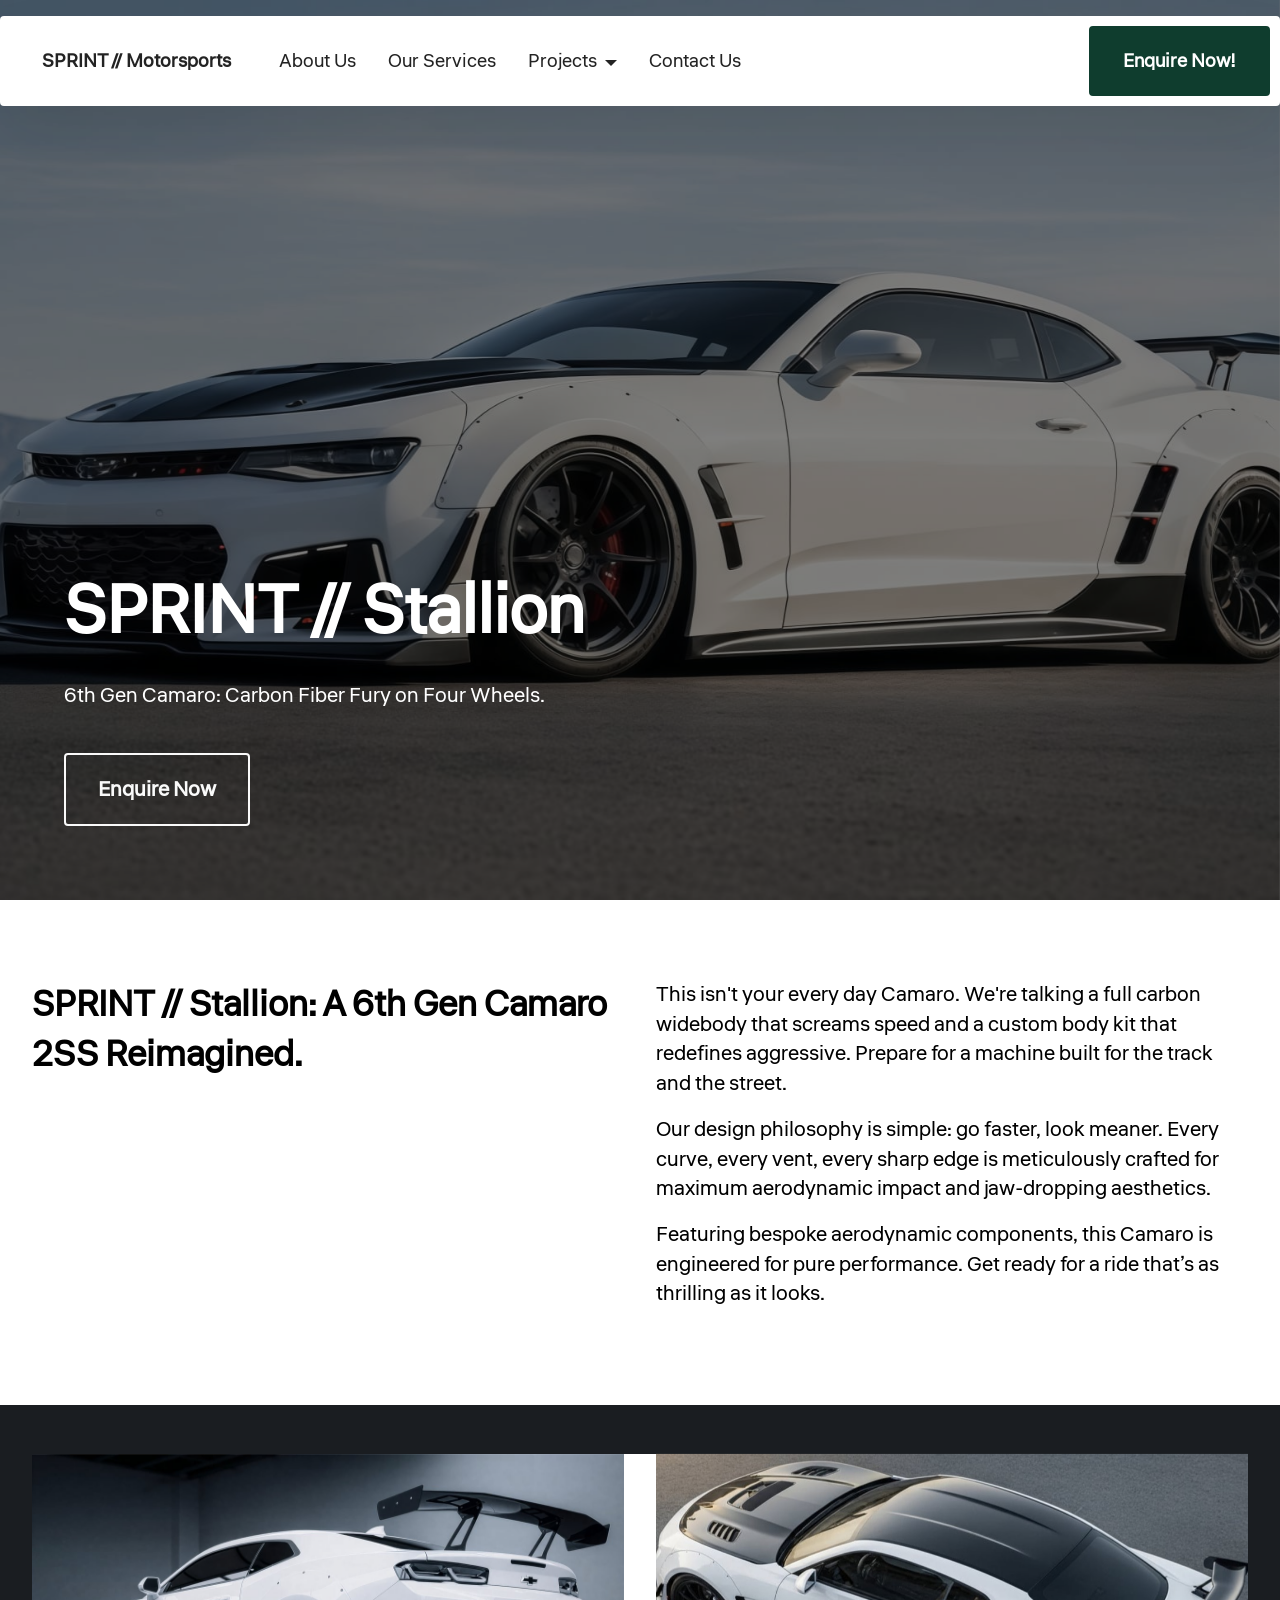
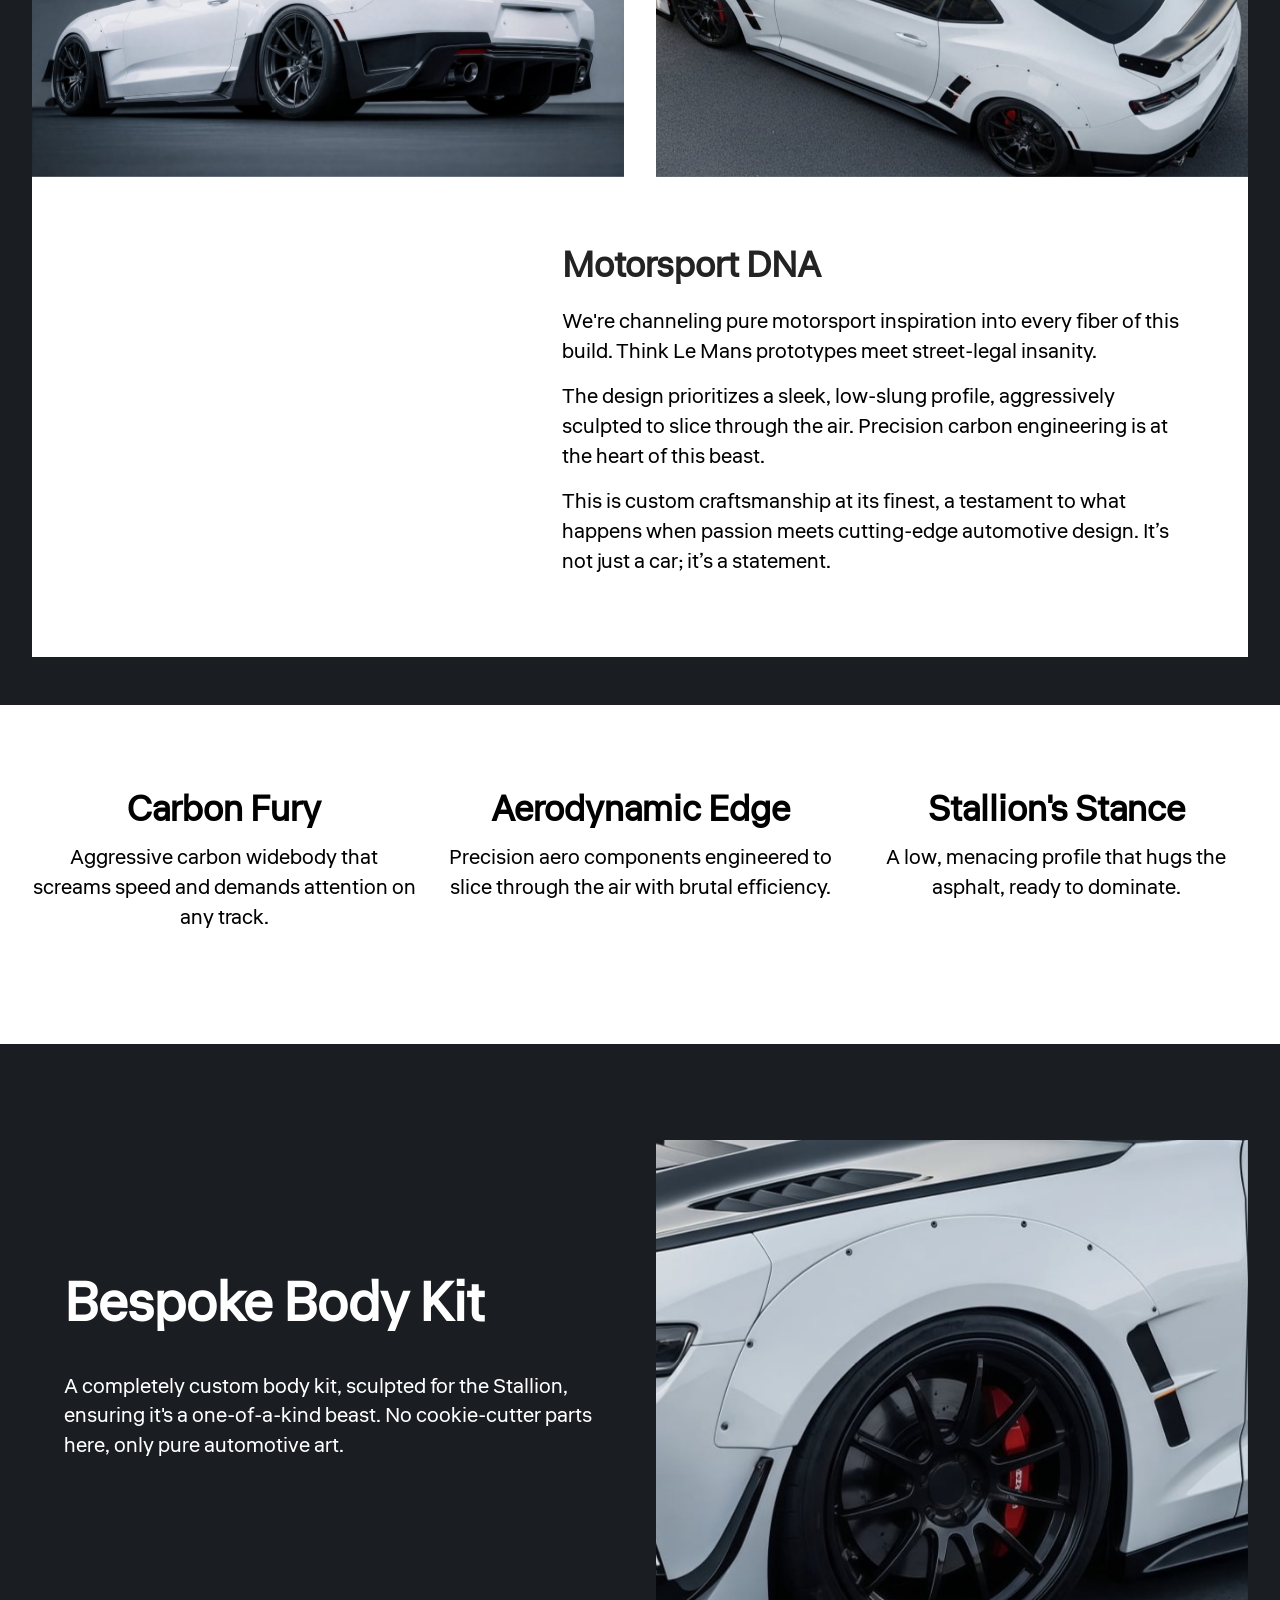
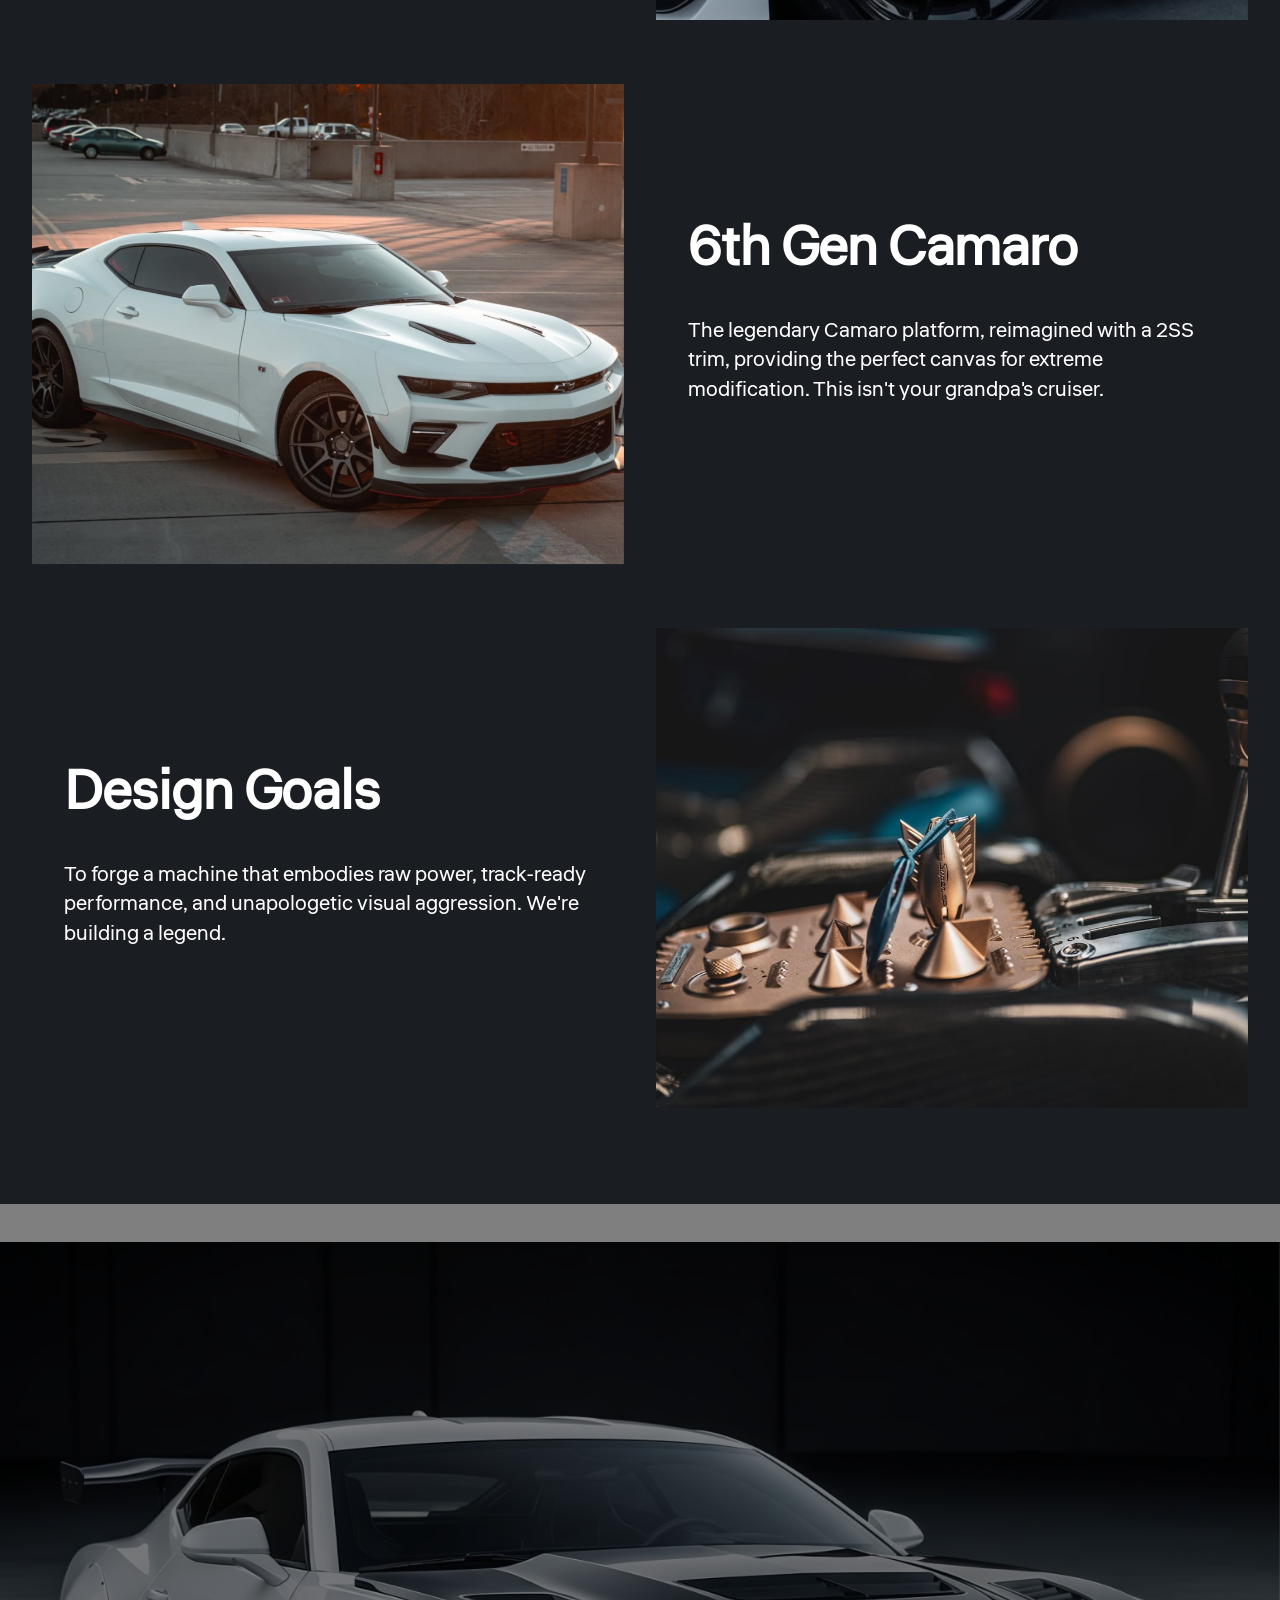
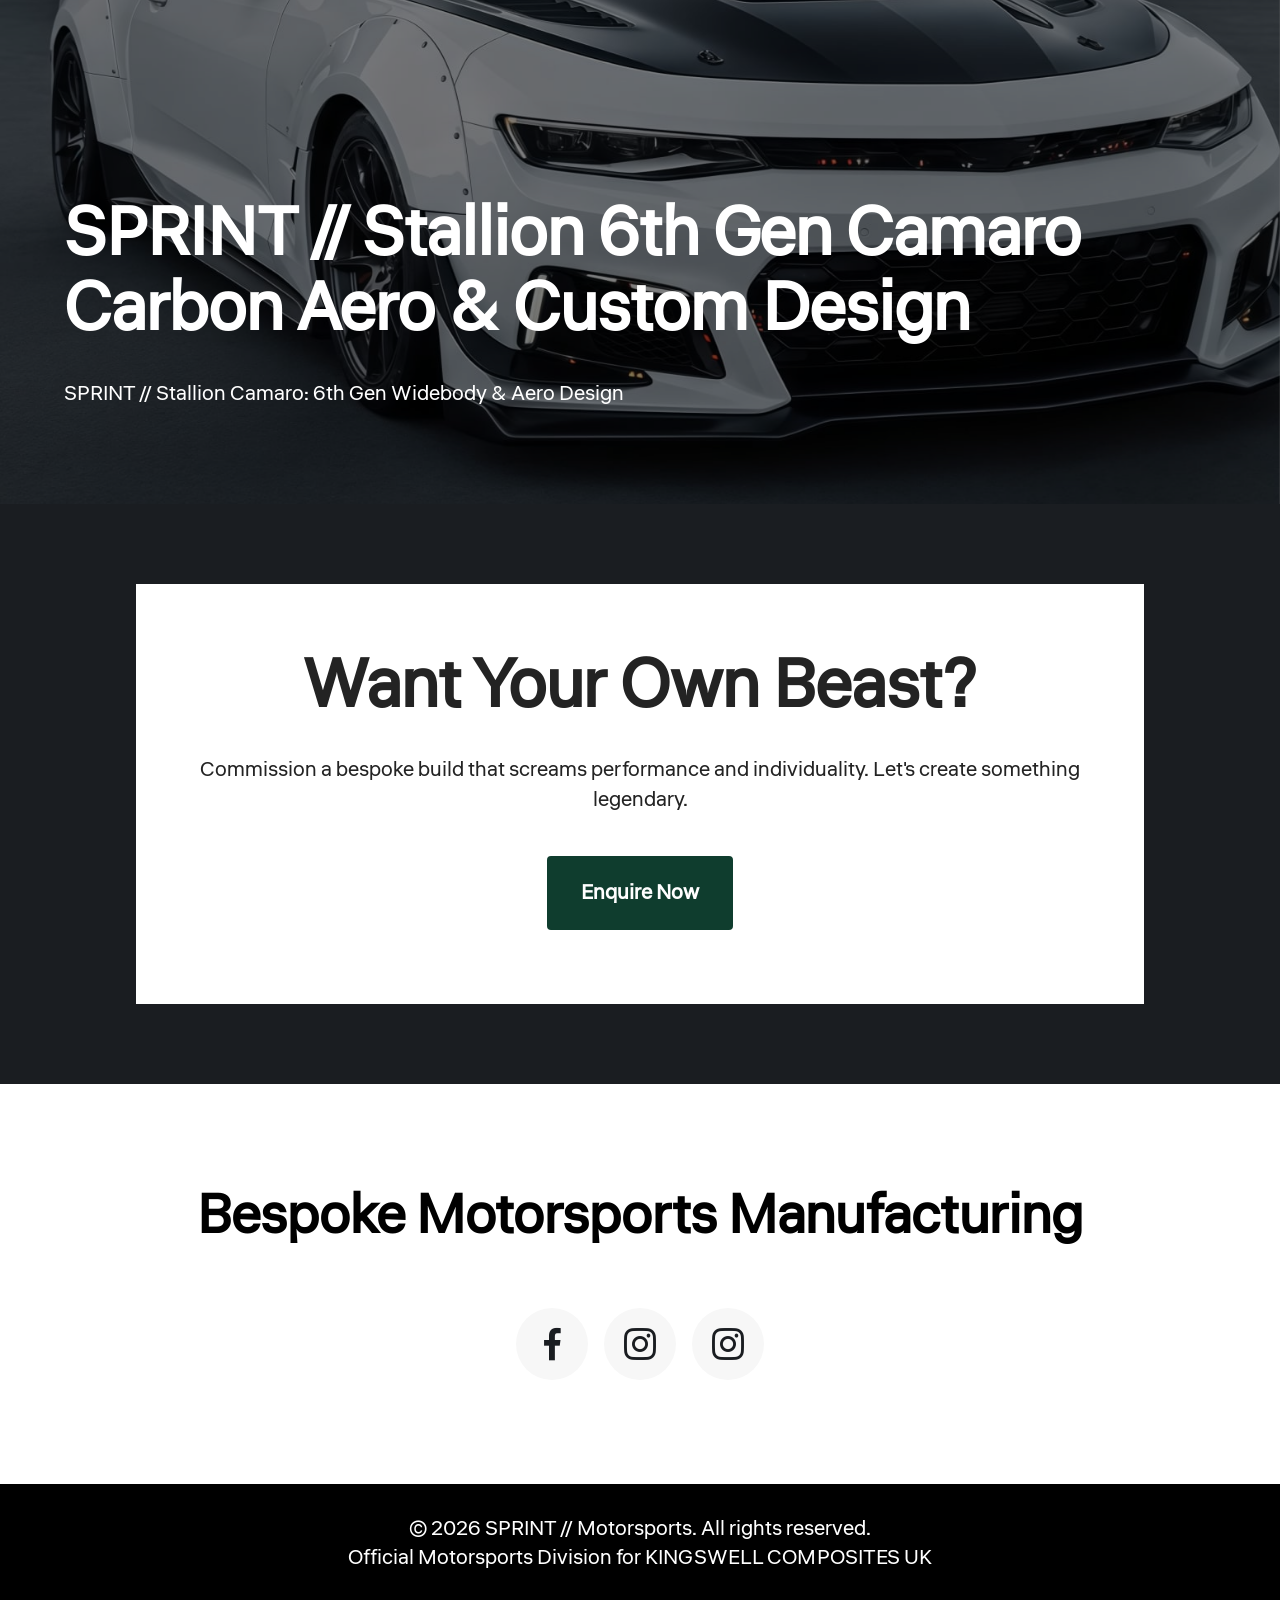
<file: Stallion.html>
<!DOCTYPE html>
<html  >
<head>
  <!-- Site made with Mobirise Website Builder v6.1.12, https://mobirise.com -->
  <meta charset="UTF-8">
  <meta http-equiv="X-UA-Compatible" content="IE=edge">
  <meta name="generator" content="Mobirise v6.1.12, mobirise.com">
  <meta name="viewport" content="width=device-width, initial-scale=1, minimum-scale=1">
  <link rel="shortcut icon" href="assets/images/sprint20compact20white-96x72.png" type="image/x-icon">
  <meta name="description" content="Experience the ultimate evolution of the American Dream. The SPRINT // Stallion, a 6th Generation Chevrolet Camaro, engineered for track supremacy with aggressive weight reduction.">
  
  
  <title>SPRINT // Stallion - 6th Gen Chevrolet Camaro 2SS</title>
  <link rel="stylesheet" href="assets/web/assets/mobirise-icons2/mobirise2.css">
  <link rel="stylesheet" href="assets/bootstrap/css/bootstrap.min.css">
  <link rel="stylesheet" href="assets/parallax/jarallax.css">
  <link rel="stylesheet" href="assets/web/assets/gdpr-plugin/gdpr-styles.css">
  <link rel="stylesheet" href="assets/animatecss/animate.css">
  <link rel="stylesheet" href="assets/dropdown/css/style.css">
  <link rel="stylesheet" href="assets/socicon/css/styles.css">
  <link rel="stylesheet" href="assets/theme/css/style.css">
  <link rel="preload" href="https://fonts.googleapis.com/css2?family=Liter&display=swap&display=swap" as="style" onload="this.onload=null;this.rel='stylesheet'">
  <noscript><link rel="stylesheet" href="https://fonts.googleapis.com/css2?family=Liter&display=swap&display=swap"></noscript>
  <link rel="preload" as="style" href="assets/mobirise/css/mbr-additional.css?v=L7sUbk"><link rel="stylesheet" href="assets/mobirise/css/mbr-additional.css?v=L7sUbk" type="text/css">

  
  
  
</head>
<body>
  
  <section data-bs-version="5.1" class="menu menu1 cid-vbNOwoKgAx" once="menu" id="menu01-2">
	

	<nav class="navbar navbar-dropdown navbar-fixed-top navbar-expand-lg">
		<div class="container">
			<div class="navbar-brand">
				
				<span class="navbar-caption-wrap"><a class="navbar-caption text-black text-primary display-4" href="home.html">SPRINT // Motorsports<br></a></span>
			</div>
			<button class="navbar-toggler" type="button" data-toggle="collapse" data-bs-toggle="collapse" data-target="#navbarSupportedContent" data-bs-target="#navbarSupportedContent" aria-controls="navbarNavAltMarkup" aria-expanded="false" aria-label="Toggle navigation">
				<div class="hamburger">
					<span></span>
					<span></span>
					<span></span>
					<span></span>
				</div>
			</button>
			<div class="collapse navbar-collapse" id="navbarSupportedContent">
				<ul class="navbar-nav nav-dropdown" data-app-modern-menu="true"><li class="nav-item">
						<a class="nav-link link text-black text-primary display-4" href="about-us.html">About Us</a>
					</li>
					<li class="nav-item">
						<a class="nav-link link text-black text-primary display-4" href="page3.html" aria-expanded="false">Our Services</a>
					</li>
					<li class="nav-item dropdown">
						<a class="nav-link link text-black dropdown-toggle show display-4" href="https://mobiri.se" data-toggle="dropdown-submenu" data-bs-toggle="dropdown" data-bs-auto-close="outside" aria-expanded="false">Projects</a><div class="dropdown-menu show" aria-labelledby="dropdown-636" data-bs-popper="none"><a class="text-black dropdown-item text-primary display-4" href="Stallion.html">SPRINT // Stallion</a></div>
					</li><li class="nav-item"><a class="nav-link link text-black text-primary display-4" href="contact-us.html">Contact Us</a></li></ul>
				
				<div class="navbar-buttons mbr-section-btn"><a class="btn btn-primary display-4" href="contact-us.html#contact-form-2-vbOwAmXsdX">Enquire Now!</a></div>
			</div>
		</div>
	</nav>
</section>

<section data-bs-version="5.1" class="header18 cid-vbOndwxQ5Y mbr-fullscreen mbr-parallax-background" id="hero-15-vbOndwxQ5Y">
  

  <div class="mbr-overlay" style="opacity: 0.5; background-color: rgb(0, 0, 0);"></div>
  <div class="container-fluid">
    <div class="row">
      <div class="content-wrap col-12 col-md-12">
        <h1 class="mbr-section-title mbr-fonts-style mbr-white mb-4 display-1">
          <strong>SPRINT // Stallion</strong>
        </h1>
        
        <p class="mbr-fonts-style mbr-text mbr-white mb-4 display-7">6th Gen Camaro: Carbon Fiber Fury on Four Wheels.</p>
        <div class="mbr-section-btn"><a class="btn btn-white-outline display-7" href="mailto:sales@sprintmotorsports.co.uk?subject=SPRINT%20%2F%2F%20Stallion%20Inquiry">Enquire Now</a></div>
      </div>
    </div>
  </div>
</section>

<section data-bs-version="5.1" class="article15 cid-vbOndwxKm1" id="generic-text-15-vbOndwxKm1">
    
    <div class="container">
        <div class="row justify-content-center">
            <div class="col-12 col-md">
                
                <h6 class="mbr-section-subtitle mbr-fonts-style mt-0 mb-4 display-5">
                    <strong>SPRINT // Stallion: A 6th Gen Camaro 2SS Reimagined.</strong>
                </h6>
            </div>
            <div class="col-md-12 col-lg-6">
                <p class="mbr-text mbr-fonts-style display-7">This isn't your every day Camaro. We're talking a full carbon widebody that screams speed and a custom body kit that redefines aggressive. Prepare for a machine built for the track and the street.</p>
                <p class="mbr-text mbr-fonts-style display-7">Our design philosophy is simple: go faster, look meaner. Every curve, every vent, every sharp edge is meticulously crafted for maximum aerodynamic impact and jaw-dropping aesthetics.</p>
                <p class="mbr-text mbr-fonts-style display-7">Featuring bespoke aerodynamic components, this Camaro is engineered for pure performance. Get ready for a ride that’s as thrilling as it looks.</p>
            </div>
        </div>
    </div>
</section>

<section data-bs-version="5.1" class="article01 cid-vbOndwx1Eo mbr-fullscreen" id="generic-text-1-vbOndwx1Eo">
	

	
	
	<div class="container">
		<div class="row justify-content-center">
			<div class="card col-md-12 col-lg-12">
				<div class="card-wrapper">
					<div class="row">
						<div class="image-wrapper col-12 col-sm-6 justify-content-center">
							<img src="assets/images/6cam-spr-gt-ass-promotional-1256x685.jpeg" alt="Mobirise Website Builder">
						</div>
						<div class="image-wrapper col-12 col-sm-6 justify-content-center">
							<img src="assets/images/whisk-2aed93583aa3f4789a84697e02d0a17cdr-1-1256x685.jpeg" alt="Mobirise Website Builder">
						</div>
					</div>

					<div class="card-box align-left mb-3 card-content-text">
						<h4 class="card-title mbr-fonts-style mbr-white mb-0 display-5">
							<strong>Motorsport DNA</strong>
						</h4>
						<p class="mbr-text mbr-fonts-style mt-3 mb-0 display-7">We're channeling pure motorsport inspiration into every fiber of this build. Think Le Mans prototypes meet street-legal insanity.</p>

						<p class="mbr-text mbr-fonts-style mt-3 mb-0 display-7">The design prioritizes a sleek, low-slung profile, aggressively sculpted to slice through the air. Precision carbon engineering is at the heart of this beast.</p>

						<p class="mbr-text mbr-fonts-style mt-3 mb-0 display-7">This is custom craftsmanship at its finest, a testament to what happens when passion meets cutting-edge automotive design. It’s not just a car; it’s a statement.</p>

						
					</div>
				</div>
			</div>
		</div>
	</div>
</section>

<section data-bs-version="5.1" class="features10 cid-vbOndwy6Xx" id="features-25-vbOndwy6Xx">
    
  
    
    
    <div class="container">
      
      <div class="row">
        <div class="item features-without-image col-12 col-md-6 col-lg-4">
          <div class="item-wrapper">
            <div class="card-box align-left">
              
              <h5 class="card-title mbr-fonts-style display-5">
                <strong>Carbon Fury</strong>
              </h5>
              <p class="card-text mbr-fonts-style mb-3 display-7">Aggressive carbon widebody that screams speed and demands attention on any track.</p>
              
            </div>
          </div>
        </div>
        <div class="item features-without-image col-12 col-md-6 col-lg-4">
          <div class="item-wrapper">
            <div class="card-box align-left">
              
              <h5 class="card-title mbr-fonts-style display-5">
                <strong>Aerodynamic Edge</strong>
              </h5>
              <p class="card-text mbr-fonts-style mb-3 display-7">Precision aero components engineered to slice through the air with brutal efficiency.</p>
              
            </div>
          </div>
        </div><div class="item features-without-image col-12 col-md-6 col-lg-4">
          <div class="item-wrapper">
            <div class="card-box align-left">
              
              <h5 class="card-title mbr-fonts-style display-5">
                <strong>Stallion's Stance</strong>
              </h5>
              <p class="card-text mbr-fonts-style mb-3 display-7">A low, menacing profile that hugs the asphalt, ready to dominate.</p>
              
            </div>
          </div>
        </div>
      </div>
    </div>
  </section>

<section data-bs-version="5.1" class="features38 cid-vbOndwy2zU" id="features-66-vbOndwy2zU">
    

    
    

    <div class="container-fluid">
        <div class="row justify-content-center">
            <div class="col-12 col-md-12 col-lg">
                <div class="text-wrapper align-left">
                    <h1 class="mbr-section-title mbr-fonts-style mb-4 display-2">
                        <strong>Bespoke Body Kit</strong>
                    </h1>
                    <p class="mbr-text align-left mbr-fonts-style mb-4 display-7">A completely custom body kit, sculpted for the Stallion, ensuring it's a one-of-a-kind beast. No cookie-cutter parts here, only pure automotive art.</p>
                    
                </div>
            </div>
            <div class="col-12 col-md-12 col-lg-6 image-wrapper">
                <img class="w-100" src="assets/images/airbrush-image-enhancer-1771630545751-1771630545751-1256x685.jpeg" alt="Mobirise Website Builder">
            </div>
        </div>
        <div class="row row-reverse justify-content-center">

            <div class="col-12 col-md-12 col-lg">
                <div class="text-wrapper align-left">
                    <h1 class="mbr-section-title mbr-fonts-style mb-4 display-2">
                        <strong>6th Gen Camaro</strong>
                    </h1>
                    <p class="mbr-text align-left mbr-fonts-style mb-4 display-7">The legendary Camaro platform, reimagined with a 2SS trim, providing the perfect canvas for extreme modification. This isn't your grandpa's cruiser.</p>
                    
                </div>
            </div>
            <div class="col-12 col-md-12 col-lg-6 image-wrapper">
                <img class="w-100" src="assets/images/45649513-1995316877229887-5021099176008613888-o-1256x837.jpg" alt="Mobirise Website Builder">
            </div>
        </div>
        <div class="row justify-content-center">
            <div class="col-12 col-md-12 col-lg">
                <div class="text-wrapper align-left">
                    <h1 class="mbr-section-title mbr-fonts-style mb-4 display-2">
                        <strong>Design Goals</strong>
                    </h1>
                    <p class="mbr-text align-left mbr-fonts-style mb-4 display-7">To forge a machine that embodies raw power, track-ready performance, and unapologetic visual aggression. We're building a legend.</p>
                    
                </div>
            </div>
            <div class="col-12 col-md-12 col-lg-6 image-wrapper">
                <img class="w-100" src="assets/images/photo-1760466871248-cb848b1f9c7a.jpeg" alt="Mobirise Website Builder">
            </div>
        </div>
    </div>
</section>

<section data-bs-version="5.1" class="header18 cid-vbOndwzGip mbr-fullscreen mbr-parallax-background" id="hero-15-vbOndwzGip">
  

  <div class="mbr-overlay" style="opacity: 0.5; background-color: rgb(0, 0, 0);"></div>
  <div class="container-fluid">
    <div class="row">
      <div class="content-wrap col-12 col-md-12">
        <h1 class="mbr-section-title mbr-fonts-style mbr-white mb-4 display-1">
          <strong>SPRINT // Stallion 6th Gen Camaro</strong><br><strong> Carbon Aero &amp; Custom Design</strong>
        </h1>
        
        <p class="mbr-fonts-style mbr-text mbr-white mb-4 display-7">SPRINT // Stallion Camaro: 6th Gen Widebody &amp; Aero Design</p>
        
      </div>
    </div>
  </div>
</section>

<section data-bs-version="5.1" class="header14 cid-vbOndwEOkd" id="call-to-action-10-vbOndwEOkd">
    

    
    
    <div class="container">
        <div class="row justify-content-center">
            <div class="card col-12 col-md-12 col-lg-10">
                <div class="card-wrapper">
                    <div class="card-box align-center">
                        <h1 class="card-title mbr-fonts-style mb-4 display-1">
                            <strong>Want Your Own Beast?</strong>
                        </h1>
                        <p class="mbr-text mbr-fonts-style mb-4 display-7">Commission a bespoke build that screams performance and individuality. Let's create something legendary.</p>
                        <div class="mbr-section-btn mt-4"><a class="btn btn-primary display-7" href="mailto:sales@sprintmotorsports.co.uk?subject=SPRINT%20%2F%2F%20Stallion%20Inquiry">Enquire Now</a></div>
                    </div>
                </div>
            </div>
        </div>
    </div>
</section>

<section data-bs-version="5.1" class="social05 cid-vbNfiM4evl" id="follow-us-2-vbNfiM4evl">
    

    

    <div class="container">
        <div class="row">
            <h3 class="mbr-section-title align-center mb-5 mbr-fonts-style display-2">
                <strong>Bespoke Motorsports Manufacturing</strong></h3>
            <div class="col-12">
                <div class="social-row">
                    <div class="soc-item">
                        <a href="https://mobiri.se/" target="_blank">
                            <span class="mbr-iconfont socicon socicon-facebook"></span>
                        </a>
                    </div>
                    <div class="soc-item">
                        <a href="https://www.instagram.com/kingswell_composites/" target="_blank">
                            <span class="mbr-iconfont socicon-instagram socicon"></span>
                        </a>
                    </div>
                    <div class="soc-item">
                        <a href="https://www.instagram.com/sprintmotorsports_gb/" target="_blank">
                            <span class="mbr-iconfont socicon-instagram socicon"></span>
                        </a>
                    </div>
                    
                    
                </div>
            </div>
        </div>
    </div>
</section>

<section data-bs-version="5.1" class="footer4 cid-vbNfiM5NSR" once="footers" id="footer-4-vbNfiM5NSR">

    

    

    <div class="container">
        <div class="media-container-row align-center mbr-white">
            <div class="col-12">
                <p class="mbr-text mb-0 mbr-fonts-style display-7">© 2026 SPRINT // Motorsports. All rights reserved.<br>Official Motorsports Division for KINGSWELL COMPOSITES UK</p>
            </div>
        </div>
    </div>
</section><section class="display-7" style="padding: 0;align-items: center;justify-content: center;flex-wrap: wrap;    align-content: center;display: flex;position: relative;height: 4rem;"><a href="https://mobiri.se/4530334" style="flex: 1 1;height: 4rem;position: absolute;width: 100%;z-index: 1;"><img alt="" style="height: 4rem;" src="[data-uri]"></a><p style="margin: 0;text-align: center;" class="display-7">&#8204;</p><a style="z-index:1" href=#</a></section><script src="assets/bootstrap/js/bootstrap.bundle.min.js"></script>  <script src="assets/parallax/jarallax.js"></script>  <script src="assets/smoothscroll/smooth-scroll.js"></script>  <script src="assets/ytplayer/index.js"></script>  <script src="assets/dropdown/js/navbar-dropdown.js"></script>  <script src="assets/theme/js/script.js"></script>  
  
  
 <div id="scrollToTop" class="scrollToTop mbr-arrow-up"><a style="text-align: center;"><i class="mbr-arrow-up-icon mbr-arrow-up-icon-cm cm-icon cm-icon-smallarrow-up"></i></a></div>
    <input name="animation" type="hidden">
  </body>
</html>
</file>
<file: assets/web/assets/mobirise-icons2/mobirise2.css>
@font-face {
  font-family: 'Moririse2';
  font-display: swap;
  src:  url('mobirise2.eot?f2bix4');
  src:  url('mobirise2.eot?f2bix4#iefix') format('embedded-opentype'),
    url('mobirise2.woff2?f2bix4') format('woff2'),
    url('mobirise2.woff?f2bix4') format('woff'),
    url('mobirise2.ttf?f2bix4') format('truetype'),
    url('mobirise2.svg?f2bix4#mobirise2') format('svg');
  font-weight: normal;
  font-style: normal;
}

[class^="mobi-"], [class*=" mobi-"] {
  /* use !important to prevent issues with browser extensions that change fonts */
  font-family: 'Moririse2' !important;
  speak: none;
  font-style: normal;
  font-weight: normal;
  font-variant: normal;
  text-transform: none;
  line-height: 1;

  /* Better Font Rendering =========== */
  -webkit-font-smoothing: antialiased;
  -moz-osx-font-smoothing: grayscale;
}

.mobi-mbri-add-submenu:before {
  content: "\e900";
}
.mobi-mbri-alert:before {
  content: "\e901";
}
.mobi-mbri-align-center:before {
  content: "\e902";
}
.mobi-mbri-align-justify:before {
  content: "\e903";
}
.mobi-mbri-align-left:before {
  content: "\e904";
}
.mobi-mbri-align-right:before {
  content: "\e905";
}
.mobi-mbri-android:before {
  content: "\e906";
}
.mobi-mbri-apple:before {
  content: "\e907";
}
.mobi-mbri-arrow-down:before {
  content: "\e908";
}
.mobi-mbri-arrow-next:before {
  content: "\e909";
}
.mobi-mbri-arrow-prev:before {
  content: "\e90a";
}
.mobi-mbri-arrow-up:before {
  content: "\e90b";
}
.mobi-mbri-bold:before {
  content: "\e90c";
}
.mobi-mbri-bookmark:before {
  content: "\e90d";
}
.mobi-mbri-bootstrap:before {
  content: "\e90e";
}
.mobi-mbri-briefcase:before {
  content: "\e90f";
}
.mobi-mbri-browse:before {
  content: "\e910";
}
.mobi-mbri-bulleted-list:before {
  content: "\e911";
}
.mobi-mbri-calendar:before {
  content: "\e912";
}
.mobi-mbri-camera:before {
  content: "\e913";
}
.mobi-mbri-cart-add:before {
  content: "\e914";
}
.mobi-mbri-cart-full:before {
  content: "\e915";
}
.mobi-mbri-cash:before {
  content: "\e916";
}
.mobi-mbri-change-style:before {
  content: "\e917";
}
.mobi-mbri-chat:before {
  content: "\e918";
}
.mobi-mbri-clock:before {
  content: "\e919";
}
.mobi-mbri-close:before {
  content: "\e91a";
}
.mobi-mbri-cloud:before {
  content: "\e91b";
}
.mobi-mbri-code:before {
  content: "\e91c";
}
.mobi-mbri-contact-form:before {
  content: "\e91d";
}
.mobi-mbri-credit-card:before {
  content: "\e91e";
}
.mobi-mbri-cursor-click:before {
  content: "\e91f";
}
.mobi-mbri-cust-feedback:before {
  content: "\e920";
}
.mobi-mbri-database:before {
  content: "\e921";
}
.mobi-mbri-delivery:before {
  content: "\e922";
}
.mobi-mbri-desktop:before {
  content: "\e923";
}
.mobi-mbri-devices:before {
  content: "\e924";
}
.mobi-mbri-down:before {
  content: "\e925";
}
.mobi-mbri-download-2:before {
  content: "\e926";
}
.mobi-mbri-download:before {
  content: "\e927";
}
.mobi-mbri-drag-n-drop-2:before {
  content: "\e928";
}
.mobi-mbri-drag-n-drop:before {
  content: "\e929";
}
.mobi-mbri-edit-2:before {
  content: "\e92a";
}
.mobi-mbri-edit:before {
  content: "\e92b";
}
.mobi-mbri-error:before {
  content: "\e92c";
}
.mobi-mbri-extension:before {
  content: "\e92d";
}
.mobi-mbri-features:before {
  content: "\e92e";
}
.mobi-mbri-file:before {
  content: "\e92f";
}
.mobi-mbri-flag:before {
  content: "\e930";
}
.mobi-mbri-folder:before {
  content: "\e931";
}
.mobi-mbri-gift:before {
  content: "\e932";
}
.mobi-mbri-github:before {
  content: "\e933";
}
.mobi-mbri-globe-2:before {
  content: "\e934";
}
.mobi-mbri-globe:before {
  content: "\e935";
}
.mobi-mbri-growing-chart:before {
  content: "\e936";
}
.mobi-mbri-hearth:before {
  content: "\e937";
}
.mobi-mbri-help:before {
  content: "\e938";
}
.mobi-mbri-home:before {
  content: "\e939";
}
.mobi-mbri-hot-cup:before {
  content: "\e93a";
}
.mobi-mbri-idea:before {
  content: "\e93b";
}
.mobi-mbri-image-gallery:before {
  content: "\e93c";
}
.mobi-mbri-image-slider:before {
  content: "\e93d";
}
.mobi-mbri-info:before {
  content: "\e93e";
}
.mobi-mbri-italic:before {
  content: "\e93f";
}
.mobi-mbri-key:before {
  content: "\e940";
}
.mobi-mbri-laptop:before {
  content: "\e941";
}
.mobi-mbri-layers:before {
  content: "\e942";
}
.mobi-mbri-left-right:before {
  content: "\e943";
}
.mobi-mbri-left:before {
  content: "\e944";
}
.mobi-mbri-letter:before {
  content: "\e945";
}
.mobi-mbri-like:before {
  content: "\e946";
}
.mobi-mbri-link:before {
  content: "\e947";
}
.mobi-mbri-lock:before {
  content: "\e948";
}
.mobi-mbri-login:before {
  content: "\e949";
}
.mobi-mbri-logout:before {
  content: "\e94a";
}
.mobi-mbri-magic-stick:before {
  content: "\e94b";
}
.mobi-mbri-map-pin:before {
  content: "\e94c";
}
.mobi-mbri-menu:before {
  content: "\e94d";
}
.mobi-mbri-mobile-2:before {
  content: "\e94e";
}
.mobi-mbri-mobile-horizontal:before {
  content: "\e94f";
}
.mobi-mbri-mobile:before {
  content: "\e950";
}
.mobi-mbri-mobirise:before {
  content: "\e951";
}
.mobi-mbri-more-horizontal:before {
  content: "\e952";
}
.mobi-mbri-more-vertical:before {
  content: "\e953";
}
.mobi-mbri-music:before {
  content: "\e954";
}
.mobi-mbri-new-file:before {
  content: "\e955";
}
.mobi-mbri-numbered-list:before {
  content: "\e956";
}
.mobi-mbri-opened-folder:before {
  content: "\e957";
}
.mobi-mbri-pages:before {
  content: "\e958";
}
.mobi-mbri-paper-plane:before {
  content: "\e959";
}
.mobi-mbri-paperclip:before {
  content: "\e95a";
}
.mobi-mbri-phone:before {
  content: "\e95b";
}
.mobi-mbri-photo:before {
  content: "\e95c";
}
.mobi-mbri-photos:before {
  content: "\e95d";
}
.mobi-mbri-pin:before {
  content: "\e95e";
}
.mobi-mbri-play:before {
  content: "\e95f";
}
.mobi-mbri-plus:before {
  content: "\e960";
}
.mobi-mbri-preview:before {
  content: "\e961";
}
.mobi-mbri-print:before {
  content: "\e962";
}
.mobi-mbri-protect:before {
  content: "\e963";
}
.mobi-mbri-question:before {
  content: "\e964";
}
.mobi-mbri-quote-left:before {
  content: "\e965";
}
.mobi-mbri-quote-right:before {
  content: "\e966";
}
.mobi-mbri-redo:before {
  content: "\e967";
}
.mobi-mbri-refresh:before {
  content: "\e968";
}
.mobi-mbri-responsive-2:before {
  content: "\e969";
}
.mobi-mbri-responsive:before {
  content: "\e96a";
}
.mobi-mbri-right:before {
  content: "\e96b";
}
.mobi-mbri-rocket:before {
  content: "\e96c";
}
.mobi-mbri-sad-face:before {
  content: "\e96d";
}
.mobi-mbri-sale:before {
  content: "\e96e";
}
.mobi-mbri-save:before {
  content: "\e96f";
}
.mobi-mbri-search:before {
  content: "\e970";
}
.mobi-mbri-setting-2:before {
  content: "\e971";
}
.mobi-mbri-setting-3:before {
  content: "\e972";
}
.mobi-mbri-setting:before {
  content: "\e973";
}
.mobi-mbri-share:before {
  content: "\e974";
}
.mobi-mbri-shopping-bag:before {
  content: "\e975";
}
.mobi-mbri-shopping-basket:before {
  content: "\e976";
}
.mobi-mbri-shopping-cart:before {
  content: "\e977";
}
.mobi-mbri-sites:before {
  content: "\e978";
}
.mobi-mbri-smile-face:before {
  content: "\e979";
}
.mobi-mbri-speed:before {
  content: "\e97a";
}
.mobi-mbri-star:before {
  content: "\e97b";
}
.mobi-mbri-success:before {
  content: "\e97c";
}
.mobi-mbri-sun:before {
  content: "\e97d";
}
.mobi-mbri-sun2:before {
  content: "\e97e";
}
.mobi-mbri-tablet-vertical:before {
  content: "\e97f";
}
.mobi-mbri-tablet:before {
  content: "\e980";
}
.mobi-mbri-target:before {
  content: "\e981";
}
.mobi-mbri-timer:before {
  content: "\e982";
}
.mobi-mbri-to-ftp:before {
  content: "\e983";
}
.mobi-mbri-to-local-drive:before {
  content: "\e984";
}
.mobi-mbri-touch-swipe:before {
  content: "\e985";
}
.mobi-mbri-touch:before {
  content: "\e986";
}
.mobi-mbri-trash:before {
  content: "\e987";
}
.mobi-mbri-underline:before {
  content: "\e988";
}
.mobi-mbri-undo:before {
  content: "\e989";
}
.mobi-mbri-unlink:before {
  content: "\e98a";
}
.mobi-mbri-unlock:before {
  content: "\e98b";
}
.mobi-mbri-up-down:before {
  content: "\e98c";
}
.mobi-mbri-up:before {
  content: "\e98d";
}
.mobi-mbri-update:before {
  content: "\e98e";
}
.mobi-mbri-upload-2:before {
  content: "\e98f";
}
.mobi-mbri-upload:before {
  content: "\e990";
}
.mobi-mbri-user-2:before {
  content: "\e991";
}
.mobi-mbri-user:before {
  content: "\e992";
}
.mobi-mbri-users:before {
  content: "\e993";
}
.mobi-mbri-video-play:before {
  content: "\e994";
}
.mobi-mbri-video:before {
  content: "\e995";
}
.mobi-mbri-watch:before {
  content: "\e996";
}
.mobi-mbri-website-theme-2:before {
  content: "\e997";
}
.mobi-mbri-website-theme:before {
  content: "\e998";
}
.mobi-mbri-wifi:before {
  content: "\e999";
}
.mobi-mbri-windows:before {
  content: "\e99a";
}
.mobi-mbri-zoom-in:before {
  content: "\e99b";
}
.mobi-mbri-zoom-out:before {
  content: "\e99c";
}
</file>
<file: assets/parallax/jarallax.css>
.jarallax {
    position: relative;
    z-index: 0;
}
.jarallax > .jarallax-img {
    position: absolute;
    object-fit: cover;
    /* support for plugin https://github.com/bfred-it/object-fit-images */
    font-family: 'object-fit: cover;';
    top: 0;
    left: 0;
    width: 100%;
    height: 100%;
    z-index: -1;
}
</file>
<file: assets/web/assets/gdpr-plugin/gdpr-styles.css>
.gdpr-block {
    padding: 10px;
    font-size: 14px;
    display: block;
    width: 100%;
    text-align: center;
}
.gdpr-block.covert {
	display: none;
}
.textGDPR {
    position: relative;
}
.gdpr-block label span.textGDPR input[name='gdpr']{
    width: 15px;
    height: 15px;
    margin: 0;
    position: absolute;
    top: 3px;
    left: -20px;
}
.gdpr-block label {
    color: #a7a7a7;
    vertical-align: middle;
    user-select: none;
    margin-bottom: 0;
}
</file>
<file: assets/dropdown/css/style.css>
.navbar-dropdown {
  left: 0;
  padding: 0;
  position: absolute;
  right: 0;
  top: 0;
  transition: all 0.45s ease;
  z-index: 1030;
  background: #282828; }
  .navbar-dropdown .navbar-logo {
    margin-right: 0.8rem;
    transition: margin 0.3s ease-in-out;
    vertical-align: middle; }
    .navbar-dropdown .navbar-logo img {
      height: 3.125rem;
      transition: all 0.3s ease-in-out; }
    .navbar-dropdown .navbar-logo.mbr-iconfont {
      font-size: 3.125rem;
      line-height: 3.125rem; }
  .navbar-dropdown .navbar-caption {
    font-weight: 700;
    white-space: normal;
    vertical-align: -4px;
    line-height: 3.125rem !important; }
    .navbar-dropdown .navbar-caption, .navbar-dropdown .navbar-caption:hover {
      color: inherit;
      text-decoration: none; }
  .navbar-dropdown .mbr-iconfont + .navbar-caption {
    vertical-align: -1px; }
  .navbar-dropdown.navbar-fixed-top {
    position: fixed; }
  .navbar-dropdown .navbar-brand span {
    vertical-align: -4px; }
  .navbar-dropdown.bg-color.transparent {
    background: none; }
  .navbar-dropdown.navbar-short .navbar-brand {
    padding: 0.625rem 0; }
    .navbar-dropdown.navbar-short .navbar-brand span {
      vertical-align: -1px; }
  .navbar-dropdown.navbar-short .navbar-caption {
    line-height: 2.375rem !important;
    vertical-align: -2px; }
  .navbar-dropdown.navbar-short .navbar-logo {
    margin-right: 0.5rem; }
    .navbar-dropdown.navbar-short .navbar-logo img {
      height: 2.375rem; }
    .navbar-dropdown.navbar-short .navbar-logo.mbr-iconfont {
      font-size: 2.375rem;
      line-height: 2.375rem; }
  .navbar-dropdown.navbar-short .mbr-table-cell {
    height: 3.625rem; }
  .navbar-dropdown .navbar-close {
    left: 0.6875rem;
    position: fixed;
    top: 0.75rem;
    z-index: 1000; }
  .navbar-dropdown .hamburger-icon {
    content: "";
    display: inline-block;
    vertical-align: middle;
    width: 16px;
    -webkit-box-shadow: 0 -6px 0 1px #282828,0 0 0 1px #282828,0 6px 0 1px #282828;
    -moz-box-shadow: 0 -6px 0 1px #282828,0 0 0 1px #282828,0 6px 0 1px #282828;
    box-shadow: 0 -6px 0 1px #282828,0 0 0 1px #282828,0 6px 0 1px #282828; }

.dropdown-menu .dropdown-toggle[data-toggle="dropdown-submenu"]::after {
  border-bottom: 0.35em solid transparent;
  border-left: 0.35em solid;
  border-right: 0;
  border-top: 0.35em solid transparent;
  margin-left: 0.3rem; }

.dropdown-menu .dropdown-item:focus {
  outline: 0; }

.nav-dropdown {
  font-size: 0.75rem;
  font-weight: 500;
  height: auto !important; }
  .nav-dropdown .nav-btn {
    padding-left: 1rem; }
  .nav-dropdown .link {
    margin: .667em 1.667em;
    font-weight: 500;
    padding: 0;
    transition: color .2s ease-in-out; }
    .nav-dropdown .link.dropdown-toggle {
      margin-right: 2.583em; }
      .nav-dropdown .link.dropdown-toggle::after {
        margin-left: .25rem;
        border-top: 0.35em solid;
        border-right: 0.35em solid transparent;
        border-left: 0.35em solid transparent;
        border-bottom: 0; }
      .nav-dropdown .link.dropdown-toggle[aria-expanded="true"] {
        margin: 0;
        padding: 0.667em 3.263em  0.667em 1.667em; }
  .nav-dropdown .link::after,
  .nav-dropdown .dropdown-item::after {
    color: inherit; }
  .nav-dropdown .btn {
    font-size: 0.75rem;
    font-weight: 700;
    letter-spacing: 0;
    margin-bottom: 0;
    padding-left: 1.25rem;
    padding-right: 1.25rem; }
  .nav-dropdown .dropdown-menu {
    border-radius: 0;
    border: 0;
    left: 0;
    margin: 0;
    padding-bottom: 1.25rem;
    padding-top: 1.25rem;
    position: relative; }
  .nav-dropdown .dropdown-submenu {
    margin-left: 0.125rem;
    top: 0; }
  .nav-dropdown .dropdown-item {
    font-weight: 500;
    line-height: 2;
    padding: 0.3846em 4.615em 0.3846em 1.5385em;
    position: relative;
    transition: color .2s ease-in-out, background-color .2s ease-in-out; }
    .nav-dropdown .dropdown-item::after {
      margin-top: -0.3077em;
      position: absolute;
      right: 1.1538em;
      top: 50%; }
    .nav-dropdown .dropdown-item:focus, .nav-dropdown .dropdown-item:hover {
      background: none; }

@media (max-width: 767px) {
  .nav-dropdown.navbar-toggleable-sm {
    bottom: 0;
    display: none;
    left: 0;
    overflow-x: hidden;
    position: fixed;
    top: 0;
    transform: translateX(-100%);
    -ms-transform: translateX(-100%);
    -webkit-transform: translateX(-100%);
    width: 18.75rem;
    z-index: 999; } }
.nav-dropdown.navbar-toggleable-xl {
  bottom: 0;
  display: none;
  left: 0;
  overflow-x: hidden;
  position: fixed;
  top: 0;
  transform: translateX(-100%);
  -ms-transform: translateX(-100%);
  -webkit-transform: translateX(-100%);
  width: 18.75rem;
  z-index: 999; }

.nav-dropdown-sm {
  display: block !important;
  overflow-x: hidden;
  overflow: auto;
  padding-top: 3.875rem; }
  .nav-dropdown-sm::after {
    content: "";
    display: block;
    height: 3rem;
    width: 100%; }
  .nav-dropdown-sm.collapse.in ~ .navbar-close {
    display: block !important; }
  .nav-dropdown-sm.collapsing, .nav-dropdown-sm.collapse.in {
    transform: translateX(0);
    -ms-transform: translateX(0);
    -webkit-transform: translateX(0);
    transition: all 0.25s ease-out;
    -webkit-transition: all 0.25s ease-out;
    background: #282828; }
  .nav-dropdown-sm.collapsing[aria-expanded="false"] {
    transform: translateX(-100%);
    -ms-transform: translateX(-100%);
    -webkit-transform: translateX(-100%); }
  .nav-dropdown-sm .nav-item {
    display: block;
    margin-left: 0 !important;
    padding-left: 0; }
  .nav-dropdown-sm .link,
  .nav-dropdown-sm .dropdown-item {
    border-top: 1px dotted rgba(255, 255, 255, 0.1);
    font-size: 0.8125rem;
    line-height: 1.6;
    margin: 0 !important;
    padding: 0.875rem 2.4rem 0.875rem 1.5625rem !important;
    position: relative;
    white-space: normal; }
    .nav-dropdown-sm .link:focus, .nav-dropdown-sm .link:hover,
    .nav-dropdown-sm .dropdown-item:focus,
    .nav-dropdown-sm .dropdown-item:hover {
      background: rgba(0, 0, 0, 0.2) !important;
      color: #c0a375; }
  .nav-dropdown-sm .nav-btn {
    position: relative;
    padding: 1.5625rem 1.5625rem 0 1.5625rem; }
    .nav-dropdown-sm .nav-btn::before {
      border-top: 1px dotted rgba(255, 255, 255, 0.1);
      content: "";
      left: 0;
      position: absolute;
      top: 0;
      width: 100%; }
    .nav-dropdown-sm .nav-btn + .nav-btn {
      padding-top: 0.625rem; }
      .nav-dropdown-sm .nav-btn + .nav-btn::before {
        display: none; }
  .nav-dropdown-sm .btn {
    padding: 0.625rem 0; }
  .nav-dropdown-sm .dropdown-toggle[data-toggle="dropdown-submenu"]::after {
    margin-left: .25rem;
    border-top: 0.35em solid;
    border-right: 0.35em solid transparent;
    border-left: 0.35em solid transparent;
    border-bottom: 0; }
  .nav-dropdown-sm .dropdown-toggle[data-toggle="dropdown-submenu"][aria-expanded="true"]::after {
    border-top: 0;
    border-right: 0.35em solid transparent;
    border-left: 0.35em solid transparent;
    border-bottom: 0.35em solid; }
  .nav-dropdown-sm .dropdown-menu {
    margin: 0;
    padding: 0;
    position: relative;
    top: 0;
    left: 0;
    width: 100%;
    border: 0;
    float: none;
    border-radius: 0;
    background: none; }
  .nav-dropdown-sm .dropdown-submenu {
    left: 100%;
    margin-left: 0.125rem;
    margin-top: -1.25rem;
    top: 0; }

.navbar-toggleable-sm .nav-dropdown .dropdown-menu {
  position: absolute; }

.navbar-toggleable-sm .nav-dropdown .dropdown-submenu {
  left: 100%;
  margin-left: 0.125rem;
  margin-top: -1.25rem;
  top: 0; }

.navbar-toggleable-sm.opened .nav-dropdown .dropdown-menu {
  position: relative; }

.navbar-toggleable-sm.opened .nav-dropdown .dropdown-submenu {
  left: 0;
  margin-left: 00rem;
  margin-top: 0rem;
  top: 0; }

.is-builder .nav-dropdown.collapsing {
  transition: none !important; }
</file>
<file: assets/socicon/css/styles.css>
@charset "UTF-8";

@font-face {
  font-family: 'Socicon';
  src:  url('../fonts/socicon.eot');
  src:  url('../fonts/socicon.eot?#iefix') format('embedded-opentype'),
    url('../fonts/socicon.woff2') format('woff2'),
    url('../fonts/socicon.ttf') format('truetype'),
    url('../fonts/socicon.woff') format('woff'),
    url('../fonts/socicon.svg#socicon') format('svg');
  font-weight: normal;
  font-style: normal;
  font-display: swap;
}

[data-icon]:before {
  font-family: "socicon" !important;
  content: attr(data-icon);
  font-style: normal !important;
  font-weight: normal !important;
  font-variant: normal !important;
  text-transform: none !important;
  speak: none;
  line-height: 1;
  -webkit-font-smoothing: antialiased;
  -moz-osx-font-smoothing: grayscale;
}

[class^="socicon-"], [class*=" socicon-"] {
  /* use !important to prevent issues with browser extensions that change fonts */
  font-family: 'Socicon' !important;
  speak: none;
  font-style: normal;
  font-weight: normal;
  font-variant: normal;
  text-transform: none;
  line-height: 1;

  /* Better Font Rendering =========== */
  -webkit-font-smoothing: antialiased;
  -moz-osx-font-smoothing: grayscale;
}

.socicon-500px:before {
  content: "\e000";
}
.socicon-8tracks:before {
  content: "\e001";
}
.socicon-airbnb:before {
  content: "\e002";
}
.socicon-alliance:before {
  content: "\e003";
}
.socicon-amazon:before {
  content: "\e004";
}
.socicon-amplement:before {
  content: "\e005";
}
.socicon-android:before {
  content: "\e006";
}
.socicon-angellist:before {
  content: "\e007";
}
.socicon-apple:before {
  content: "\e008";
}
.socicon-appnet:before {
  content: "\e009";
}
.socicon-baidu:before {
  content: "\e00a";
}
.socicon-bandcamp:before {
  content: "\e00b";
}
.socicon-battlenet:before {
  content: "\e00c";
}
.socicon-mixer:before {
  content: "\e00d";
}
.socicon-bebee:before {
  content: "\e00e";
}
.socicon-bebo:before {
  content: "\e00f";
}
.socicon-behance:before {
  content: "\e010";
}
.socicon-blizzard:before {
  content: "\e011";
}
.socicon-blogger:before {
  content: "\e012";
}
.socicon-buffer:before {
  content: "\e013";
}
.socicon-chrome:before {
  content: "\e014";
}
.socicon-coderwall:before {
  content: "\e015";
}
.socicon-curse:before {
  content: "\e016";
}
.socicon-dailymotion:before {
  content: "\e017";
}
.socicon-deezer:before {
  content: "\e018";
}
.socicon-delicious:before {
  content: "\e019";
}
.socicon-deviantart:before {
  content: "\e01a";
}
.socicon-diablo:before {
  content: "\e01b";
}
.socicon-digg:before {
  content: "\e01c";
}
.socicon-discord:before {
  content: "\e01d";
}
.socicon-disqus:before {
  content: "\e01e";
}
.socicon-douban:before {
  content: "\e01f";
}
.socicon-draugiem:before {
  content: "\e020";
}
.socicon-dribbble:before {
  content: "\e021";
}
.socicon-drupal:before {
  content: "\e022";
}
.socicon-ebay:before {
  content: "\e023";
}
.socicon-ello:before {
  content: "\e024";
}
.socicon-endomodo:before {
  content: "\e025";
}
.socicon-envato:before {
  content: "\e026";
}
.socicon-etsy:before {
  content: "\e027";
}
.socicon-facebook:before {
  content: "\e028";
}
.socicon-feedburner:before {
  content: "\e029";
}
.socicon-filmweb:before {
  content: "\e02a";
}
.socicon-firefox:before {
  content: "\e02b";
}
.socicon-flattr:before {
  content: "\e02c";
}
.socicon-flickr:before {
  content: "\e02d";
}
.socicon-formulr:before {
  content: "\e02e";
}
.socicon-forrst:before {
  content: "\e02f";
}
.socicon-foursquare:before {
  content: "\e030";
}
.socicon-friendfeed:before {
  content: "\e031";
}
.socicon-github:before {
  content: "\e032";
}
.socicon-goodreads:before {
  content: "\e033";
}
.socicon-google:before {
  content: "\e034";
}
.socicon-googlescholar:before {
  content: "\e035";
}
.socicon-googlegroups:before {
  content: "\e036";
}
.socicon-googlephotos:before {
  content: "\e037";
}
.socicon-googleplus:before {
  content: "\e038";
}
.socicon-grooveshark:before {
  content: "\e039";
}
.socicon-hackerrank:before {
  content: "\e03a";
}
.socicon-hearthstone:before {
  content: "\e03b";
}
.socicon-hellocoton:before {
  content: "\e03c";
}
.socicon-heroes:before {
  content: "\e03d";
}
.socicon-smashcast:before {
  content: "\e03e";
}
.socicon-horde:before {
  content: "\e03f";
}
.socicon-houzz:before {
  content: "\e040";
}
.socicon-icq:before {
  content: "\e041";
}
.socicon-identica:before {
  content: "\e042";
}
.socicon-imdb:before {
  content: "\e043";
}
.socicon-instagram:before {
  content: "\e044";
}
.socicon-issuu:before {
  content: "\e045";
}
.socicon-istock:before {
  content: "\e046";
}
.socicon-itunes:before {
  content: "\e047";
}
.socicon-keybase:before {
  content: "\e048";
}
.socicon-lanyrd:before {
  content: "\e049";
}
.socicon-lastfm:before {
  content: "\e04a";
}
.socicon-line:before {
  content: "\e04b";
}
.socicon-linkedin:before {
  content: "\e04c";
}
.socicon-livejournal:before {
  content: "\e04d";
}
.socicon-lyft:before {
  content: "\e04e";
}
.socicon-macos:before {
  content: "\e04f";
}
.socicon-mail:before {
  content: "\e050";
}
.socicon-medium:before {
  content: "\e051";
}
.socicon-meetup:before {
  content: "\e052";
}
.socicon-mixcloud:before {
  content: "\e053";
}
.socicon-modelmayhem:before {
  content: "\e054";
}
.socicon-mumble:before {
  content: "\e055";
}
.socicon-myspace:before {
  content: "\e056";
}
.socicon-newsvine:before {
  content: "\e057";
}
.socicon-nintendo:before {
  content: "\e058";
}
.socicon-npm:before {
  content: "\e059";
}
.socicon-odnoklassniki:before {
  content: "\e05a";
}
.socicon-openid:before {
  content: "\e05b";
}
.socicon-opera:before {
  content: "\e05c";
}
.socicon-outlook:before {
  content: "\e05d";
}
.socicon-overwatch:before {
  content: "\e05e";
}
.socicon-patreon:before {
  content: "\e05f";
}
.socicon-paypal:before {
  content: "\e060";
}
.socicon-periscope:before {
  content: "\e061";
}
.socicon-persona:before {
  content: "\e062";
}
.socicon-pinterest:before {
  content: "\e063";
}
.socicon-play:before {
  content: "\e064";
}
.socicon-player:before {
  content: "\e065";
}
.socicon-playstation:before {
  content: "\e066";
}
.socicon-pocket:before {
  content: "\e067";
}
.socicon-qq:before {
  content: "\e068";
}
.socicon-quora:before {
  content: "\e069";
}
.socicon-raidcall:before {
  content: "\e06a";
}
.socicon-ravelry:before {
  content: "\e06b";
}
.socicon-reddit:before {
  content: "\e06c";
}
.socicon-renren:before {
  content: "\e06d";
}
.socicon-researchgate:before {
  content: "\e06e";
}
.socicon-residentadvisor:before {
  content: "\e06f";
}
.socicon-reverbnation:before {
  content: "\e070";
}
.socicon-rss:before {
  content: "\e071";
}
.socicon-sharethis:before {
  content: "\e072";
}
.socicon-skype:before {
  content: "\e073";
}
.socicon-slideshare:before {
  content: "\e074";
}
.socicon-smugmug:before {
  content: "\e075";
}
.socicon-snapchat:before {
  content: "\e076";
}
.socicon-songkick:before {
  content: "\e077";
}
.socicon-soundcloud:before {
  content: "\e078";
}
.socicon-spotify:before {
  content: "\e079";
}
.socicon-stackexchange:before {
  content: "\e07a";
}
.socicon-stackoverflow:before {
  content: "\e07b";
}
.socicon-starcraft:before {
  content: "\e07c";
}
.socicon-stayfriends:before {
  content: "\e07d";
}
.socicon-steam:before {
  content: "\e07e";
}
.socicon-storehouse:before {
  content: "\e07f";
}
.socicon-strava:before {
  content: "\e080";
}
.socicon-streamjar:before {
  content: "\e081";
}
.socicon-stumbleupon:before {
  content: "\e082";
}
.socicon-swarm:before {
  content: "\e083";
}
.socicon-teamspeak:before {
  content: "\e084";
}
.socicon-teamviewer:before {
  content: "\e085";
}
.socicon-technorati:before {
  content: "\e086";
}
.socicon-telegram:before {
  content: "\e087";
}
.socicon-tripadvisor:before {
  content: "\e088";
}
.socicon-tripit:before {
  content: "\e089";
}
.socicon-triplej:before {
  content: "\e08a";
}
.socicon-tumblr:before {
  content: "\e08b";
}
.socicon-twitch:before {
  content: "\e08c";
}
.socicon-twitter:before {
  content: "\e08d";
}
.socicon-uber:before {
  content: "\e08e";
}
.socicon-ventrilo:before {
  content: "\e08f";
}
.socicon-viadeo:before {
  content: "\e090";
}
.socicon-viber:before {
  content: "\e091";
}
.socicon-viewbug:before {
  content: "\e092";
}
.socicon-vimeo:before {
  content: "\e093";
}
.socicon-vine:before {
  content: "\e094";
}
.socicon-vkontakte:before {
  content: "\e095";
}
.socicon-warcraft:before {
  content: "\e096";
}
.socicon-wechat:before {
  content: "\e097";
}
.socicon-weibo:before {
  content: "\e098";
}
.socicon-whatsapp:before {
  content: "\e099";
}
.socicon-wikipedia:before {
  content: "\e09a";
}
.socicon-windows:before {
  content: "\e09b";
}
.socicon-wordpress:before {
  content: "\e09c";
}
.socicon-wykop:before {
  content: "\e09d";
}
.socicon-xbox:before {
  content: "\e09e";
}
.socicon-xing:before {
  content: "\e09f";
}
.socicon-yahoo:before {
  content: "\e0a0";
}
.socicon-yammer:before {
  content: "\e0a1";
}
.socicon-yandex:before {
  content: "\e0a2";
}
.socicon-yelp:before {
  content: "\e0a3";
}
.socicon-younow:before {
  content: "\e0a4";
}
.socicon-youtube:before {
  content: "\e0a5";
}
.socicon-zapier:before {
  content: "\e0a6";
}
.socicon-zerply:before {
  content: "\e0a7";
}
.socicon-zomato:before {
  content: "\e0a8";
}
.socicon-zynga:before {
  content: "\e0a9";
}
.socicon-bluesky:before {
  content: "\e0aa";
}
.socicon-threads:before {
  content: "\e0ab";
}
.socicon-spreadshirt:before {
  content: "\e901";
}
.socicon-gamejolt:before {
  content: "\e902";
}
.socicon-trello:before {
  content: "\e903";
}
.socicon-tunein:before {
  content: "\e904";
}
.socicon-bloglovin:before {
  content: "\e905";
}
.socicon-gamewisp:before {
  content: "\e906";
}
.socicon-messenger:before {
  content: "\e907";
}
.socicon-pandora:before {
  content: "\e908";
}
.socicon-augment:before {
  content: "\e909";
}
.socicon-bitbucket:before {
  content: "\e90a";
}
.socicon-fyuse:before {
  content: "\e90b";
}
.socicon-yt-gaming:before {
  content: "\e90c";
}
.socicon-sketchfab:before {
  content: "\e90d";
}
.socicon-mobcrush:before {
  content: "\e90e";
}
.socicon-microsoft:before {
  content: "\e90f";
}
.socicon-realtor:before {
  content: "\e910";
}
.socicon-tidal:before {
  content: "\e911";
}
.socicon-qobuz:before {
  content: "\e912";
}
.socicon-natgeo:before {
  content: "\e913";
}
.socicon-mastodon:before {
  content: "\e914";
}
.socicon-unsplash:before {
  content: "\e915";
}
.socicon-homeadvisor:before {
  content: "\e916";
}
.socicon-angieslist:before {
  content: "\e917";
}
.socicon-codepen:before {
  content: "\e918";
}
.socicon-slack:before {
  content: "\e919";
}
.socicon-openaigym:before {
  content: "\e91a";
}
.socicon-logmein:before {
  content: "\e91b";
}
.socicon-fiverr:before {
  content: "\e91c";
}
.socicon-gotomeeting:before {
  content: "\e91d";
}
.socicon-aliexpress:before {
  content: "\e91e";
}
.socicon-guru:before {
  content: "\e91f";
}
.socicon-appstore:before {
  content: "\e920";
}
.socicon-homes:before {
  content: "\e921";
}
.socicon-zoom:before {
  content: "\e922";
}
.socicon-alibaba:before {
  content: "\e923";
}
.socicon-craigslist:before {
  content: "\e924";
}
.socicon-wix:before {
  content: "\e925";
}
.socicon-redfin:before {
  content: "\e926";
}
.socicon-googlecalendar:before {
  content: "\e927";
}
.socicon-shopify:before {
  content: "\e928";
}
.socicon-freelancer:before {
  content: "\e929";
}
.socicon-seedrs:before {
  content: "\e92a";
}
.socicon-bing:before {
  content: "\e92b";
}
.socicon-doodle:before {
  content: "\e92c";
}
.socicon-bonanza:before {
  content: "\e92d";
}
.socicon-squarespace:before {
  content: "\e92e";
}
.socicon-toptal:before {
  content: "\e92f";
}
.socicon-gust:before {
  content: "\e930";
}
.socicon-ask:before {
  content: "\e931";
}
.socicon-trulia:before {
  content: "\e932";
}
.socicon-loomly:before {
  content: "\e933";
}
.socicon-ghost:before {
  content: "\e934";
}
.socicon-upwork:before {
  content: "\e935";
}
.socicon-fundable:before {
  content: "\e936";
}
.socicon-booking:before {
  content: "\e937";
}
.socicon-googlemaps:before {
  content: "\e938";
}
.socicon-zillow:before {
  content: "\e939";
}
.socicon-niconico:before {
  content: "\e93a";
}
.socicon-toneden:before {
  content: "\e93b";
}
.socicon-crunchbase:before {
  content: "\e93c";
}
.socicon-homefy:before {
  content: "\e93d";
}
.socicon-calendly:before {
  content: "\e93e";
}
.socicon-livemaster:before {
  content: "\e93f";
}
.socicon-udemy:before {
  content: "\e940";
}
.socicon-codered:before {
  content: "\e941";
}
.socicon-origin:before {
  content: "\e942";
}
.socicon-nextdoor:before {
  content: "\e943";
}
.socicon-portfolio:before {
  content: "\e944";
}
.socicon-instructables:before {
  content: "\e945";
}
.socicon-gitlab:before {
  content: "\e946";
}
.socicon-hackernews:before {
  content: "\e947";
}
.socicon-smashwords:before {
  content: "\e948";
}
.socicon-kobo:before {
  content: "\e949";
}
.socicon-bookbub:before {
  content: "\e94a";
}
.socicon-mailru:before {
  content: "\e94b";
}
.socicon-moddb:before {
  content: "\e94c";
}
.socicon-indiedb:before {
  content: "\e94d";
}
.socicon-traxsource:before {
  content: "\e94e";
}
.socicon-gamefor:before {
  content: "\e94f";
}
.socicon-pixiv:before {
  content: "\e950";
}
.socicon-myanimelist:before {
  content: "\e951";
}
.socicon-blackberry:before {
  content: "\e952";
}
.socicon-wickr:before {
  content: "\e953";
}
.socicon-spip:before {
  content: "\e954";
}
.socicon-napster:before {
  content: "\e955";
}
.socicon-beatport:before {
  content: "\e956";
}
.socicon-hackerone:before {
  content: "\e957";
}
.socicon-internet:before {
  content: "\e958";
}
.socicon-ubuntu:before {
  content: "\e959";
}
.socicon-artstation:before {
  content: "\e95a";
}
.socicon-invision:before {
  content: "\e95b";
}
.socicon-torial:before {
  content: "\e95c";
}
.socicon-collectorz:before {
  content: "\e95d";
}
.socicon-seenthis:before {
  content: "\e95e";
}
.socicon-googleplaymusic:before {
  content: "\e95f";
}
.socicon-debian:before {
  content: "\e960";
}
.socicon-filmfreeway:before {
  content: "\e961";
}
.socicon-gnome:before {
  content: "\e962";
}
.socicon-itchio:before {
  content: "\e963";
}
.socicon-jamendo:before {
  content: "\e964";
}
.socicon-mix:before {
  content: "\e965";
}
.socicon-sharepoint:before {
  content: "\e966";
}
.socicon-tinder:before {
  content: "\e967";
}
.socicon-windguru:before {
  content: "\e968";
}
.socicon-cdbaby:before {
  content: "\e969";
}
.socicon-elementaryos:before {
  content: "\e96a";
}
.socicon-stage32:before {
  content: "\e96b";
}
.socicon-tiktok:before {
  content: "\e96c";
}
.socicon-gitter:before {
  content: "\e96d";
}
.socicon-letterboxd:before {
  content: "\e96e";
}
.socicon-threema:before {
  content: "\e96f";
}
.socicon-splice:before {
  content: "\e970";
}
.socicon-metapop:before {
  content: "\e971";
}
.socicon-naver:before {
  content: "\e972";
}
.socicon-remote:before {
  content: "\e973";
}
.socicon-flipboard:before {
  content: "\e974";
}
.socicon-googlehangouts:before {
  content: "\e975";
}
.socicon-dlive:before {
  content: "\e976";
}
.socicon-vsco:before {
  content: "\e977";
}
.socicon-stitcher:before {
  content: "\e978";
}
.socicon-avvo:before {
  content: "\e979";
}
.socicon-redbubble:before {
  content: "\e97a";
}
.socicon-society6:before {
  content: "\e97b";
}
.socicon-zazzle:before {
  content: "\e97c";
}
.socicon-eitaa:before {
  content: "\e97d";
}
.socicon-soroush:before {
  content: "\e97e";
}
.socicon-bale:before {
  content: "\e97f";
}
</file>
<file: assets/theme/css/style.css>
@charset "UTF-8";
section {
  background-color: #ffffff;
}

body {
  font-style: normal;
  line-height: 1.5;
  font-weight: 400;
  color: #232323;
  position: relative;
}

button {
  background-color: transparent;
  border-color: transparent;
}

.embla__button,
.carousel-control {
  background-color: #edefea !important;
  opacity: 0.8 !important;
  color: #464845 !important;
  border-color: #edefea !important;
}

.carousel .close,
.modalWindow .close {
  background-color: #edefea !important;
  color: #464845 !important;
  border-color: #edefea !important;
  opacity: 0.8 !important;
}

.carousel .close:hover,
.modalWindow .close:hover {
  opacity: 1 !important;
}

.carousel-indicators li {
  background-color: #edefea !important;
  border: 2px solid #464845 !important;
}

.carousel-indicators li:hover,
.carousel-indicators li:active {
  opacity: 0.8 !important;
}

.embla__button:hover,
.carousel-control:hover {
  background-color: #edefea !important;
  opacity: 1 !important;
}

.modalWindow-video-container {
  height: 80%;
}

section,
.container,
.container-fluid {
  position: relative;
  word-wrap: break-word;
}

a.mbr-iconfont:hover {
  text-decoration: none;
}

.article .lead p,
.article .lead ul,
.article .lead ol,
.article .lead pre,
.article .lead blockquote {
  margin-bottom: 0;
}

a {
  font-style: normal;
  font-weight: 400;
  cursor: pointer;
}
a, a:hover {
  text-decoration: none;
}

.mbr-section-title {
  font-style: normal;
  line-height: 1.3;
}

.mbr-section-subtitle {
  line-height: 1.3;
}

.mbr-text {
  font-style: normal;
  line-height: 1.7;
}

h1,
h2,
h3,
h4,
h5,
h6,
.display-1,
.display-2,
.display-4,
.display-5,
.display-7,
span,
p,
a {
  line-height: 1;
  word-break: break-word;
  word-wrap: break-word;
  font-weight: 400;
}

b,
strong {
  font-weight: bold;
}

input:-webkit-autofill, input:-webkit-autofill:hover, input:-webkit-autofill:focus, input:-webkit-autofill:active {
  transition-delay: 9999s;
  -webkit-transition-property: background-color, color;
  transition-property: background-color, color;
}

textarea[type=hidden] {
  display: none;
}

section {
  background-position: 50% 50%;
  background-repeat: no-repeat;
  background-size: cover;
}
section .mbr-background-video,
section .mbr-background-video-preview {
  position: absolute;
  bottom: 0;
  left: 0;
  right: 0;
  top: 0;
}

.hidden {
  visibility: hidden;
}

.mbr-z-index20 {
  z-index: 20;
}

/*! Base colors */
.mbr-white {
  color: #ffffff;
}

.mbr-black {
  color: #111111;
}

.mbr-bg-white {
  background-color: #ffffff;
}

.mbr-bg-black {
  background-color: #000000;
}

/*! Text-aligns */
.align-left {
  text-align: left;
}

.align-center {
  text-align: center;
}

.align-right {
  text-align: right;
}

/*! Font-weight  */
.mbr-light {
  font-weight: 300;
}

.mbr-regular {
  font-weight: 400;
}

.mbr-semibold {
  font-weight: 500;
}

.mbr-bold {
  font-weight: 700;
}

/*! Media  */
.media-content {
  flex-basis: 100%;
}

.media-container-row {
  display: flex;
  flex-direction: row;
  flex-wrap: wrap;
  justify-content: center;
  align-content: center;
  align-items: start;
}
.media-container-row .media-size-item {
  width: 400px;
}

.media-container-column {
  display: flex;
  flex-direction: column;
  flex-wrap: wrap;
  justify-content: center;
  align-content: center;
  align-items: stretch;
}
.media-container-column > * {
  width: 100%;
}

@media (min-width: 992px) {
  .media-container-row {
    flex-wrap: nowrap;
  }
}
figure {
  margin-bottom: 0;
  overflow: hidden;
}

figure[mbr-media-size] {
  transition: width 0.1s;
}

img,
iframe {
  display: block;
  width: 100%;
}

.card {
  background-color: transparent;
  border: none;
}

.card-box {
  width: 100%;
}

.card-img {
  text-align: center;
  flex-shrink: 0;
  -webkit-flex-shrink: 0;
}

.media {
  max-width: 100%;
  margin: 0 auto;
}

.mbr-figure {
  align-self: center;
}

.media-container > div {
  max-width: 100%;
}

.mbr-figure img,
.card-img img {
  width: 100%;
}

@media (max-width: 991px) {
  .media-size-item {
    width: auto !important;
  }
  .media {
    width: auto;
  }
  .mbr-figure {
    width: 100% !important;
  }
}
/*! Buttons */
.mbr-section-btn {
  margin-left: -0.6rem;
  margin-right: -0.6rem;
  font-size: 0;
}

.btn {
  font-weight: 600;
  border-width: 1px;
  font-style: normal;
  margin: 0.6rem 0.6rem;
  white-space: normal;
  transition: all 0.2s ease-in-out;
  display: inline-flex;
  align-items: center;
  justify-content: center;
  word-break: break-word;
}

.btn-sm {
  font-weight: 600;
  letter-spacing: 0px;
  transition: all 0.3s ease-in-out;
}

.btn-md {
  font-weight: 600;
  letter-spacing: 0px;
  transition: all 0.3s ease-in-out;
}

.btn-lg {
  font-weight: 600;
  letter-spacing: 0px;
  transition: all 0.3s ease-in-out;
}

.btn-form {
  margin: 0;
}
.btn-form:hover {
  cursor: pointer;
}

nav .mbr-section-btn {
  margin-left: 0rem;
  margin-right: 0rem;
}

/*! Btn icon margin */
.btn .mbr-iconfont,
.btn.btn-sm .mbr-iconfont {
  order: 1;
  cursor: pointer;
  margin-left: 0.5rem;
  vertical-align: sub;
}

.btn.btn-md .mbr-iconfont,
.btn.btn-md .mbr-iconfont {
  margin-left: 0.8rem;
}

.mbr-regular {
  font-weight: 400;
}

.mbr-semibold {
  font-weight: 500;
}

.mbr-bold {
  font-weight: 700;
}

[type=submit] {
  -webkit-appearance: none;
}

/*! Full-screen */
.mbr-fullscreen .mbr-overlay {
  min-height: 100vh;
}

.mbr-fullscreen {
  display: flex;
  display: -moz-flex;
  display: -ms-flex;
  display: -o-flex;
  align-items: center;
  min-height: 100vh;
  padding-top: 3rem;
  padding-bottom: 3rem;
}

/*! Map */
.map {
  height: 25rem;
  position: relative;
}
.map iframe {
  width: 100%;
  height: 100%;
}

/*! Scroll to top arrow */
.mbr-arrow-up {
  bottom: 25px;
  right: 90px;
  position: fixed;
  text-align: right;
  z-index: 5000;
  color: #ffffff;
  font-size: 22px;
}

.mbr-arrow-up a {
  background: rgba(0, 0, 0, 0.2);
  border-radius: 50%;
  color: #fff;
  display: inline-block;
  height: 60px;
  width: 60px;
  border: 2px solid #fff;
  outline-style: none !important;
  position: relative;
  text-decoration: none;
  transition: all 0.3s ease-in-out;
  cursor: pointer;
  text-align: center;
}
.mbr-arrow-up a:hover {
  background-color: rgba(0, 0, 0, 0.4);
}
.mbr-arrow-up a i {
  line-height: 60px;
}

.mbr-arrow-up-icon {
  display: block;
  color: #fff;
}

.mbr-arrow-up-icon::before {
  content: "›";
  display: inline-block;
  font-family: serif;
  font-size: 22px;
  line-height: 1;
  font-style: normal;
  position: relative;
  top: 6px;
  left: -4px;
  transform: rotate(-90deg);
}

/*! Arrow Down */
.mbr-arrow {
  position: absolute;
  bottom: 45px;
  left: 50%;
  width: 60px;
  height: 60px;
  cursor: pointer;
  background-color: rgba(80, 80, 80, 0.5);
  border-radius: 50%;
  transform: translateX(-50%);
}
@media (max-width: 767px) {
  .mbr-arrow {
    display: none;
  }
}
.mbr-arrow > a {
  display: inline-block;
  text-decoration: none;
  outline-style: none;
  animation: arrowdown 1.7s ease-in-out infinite;
  color: #ffffff;
}
.mbr-arrow > a > i {
  position: absolute;
  top: -2px;
  left: 15px;
  font-size: 2rem;
}

#scrollToTop a i::before {
  content: "";
  position: absolute;
  display: block;
  border-bottom: 2.5px solid #fff;
  border-left: 2.5px solid #fff;
  width: 27.8%;
  height: 27.8%;
  left: 50%;
  top: 51%;
  transform: translateY(-30%) translateX(-50%) rotate(135deg);
}

@keyframes arrowdown {
  0% {
    transform: translateY(0px);
  }
  50% {
    transform: translateY(-5px);
  }
  100% {
    transform: translateY(0px);
  }
}
@media (max-width: 500px) {
  .mbr-arrow-up {
    left: 0;
    right: 0;
    text-align: center;
  }
}
/*Gradients animation*/
@keyframes gradient-animation {
  from {
    background-position: 0% 100%;
    animation-timing-function: ease-in-out;
  }
  to {
    background-position: 100% 0%;
    animation-timing-function: ease-in-out;
  }
}
.bg-gradient {
  background-size: 200% 200%;
  animation: gradient-animation 5s infinite alternate;
  -webkit-animation: gradient-animation 5s infinite alternate;
}

.menu .navbar-brand {
  display: -webkit-flex;
}
.menu .navbar-brand span {
  display: flex;
  display: -webkit-flex;
}
.menu .navbar-brand .navbar-caption-wrap {
  display: -webkit-flex;
}
.menu .navbar-brand .navbar-logo img {
  display: -webkit-flex;
  width: auto;
}
@media (min-width: 768px) and (max-width: 991px) {
  .menu .navbar-toggleable-sm .navbar-nav {
    display: -ms-flexbox;
  }
}
@media (max-width: 991px) {
  .menu .navbar-collapse {
    max-height: 93.5vh;
  }
  .menu .navbar-collapse.show {
    overflow: auto;
  }
}
@media (min-width: 992px) {
  .menu .navbar-nav.nav-dropdown {
    display: -webkit-flex;
  }
  .menu .navbar-toggleable-sm .navbar-collapse {
    display: -webkit-flex !important;
  }
  .menu .collapsed .navbar-collapse {
    max-height: 93.5vh;
  }
  .menu .collapsed .navbar-collapse.show {
    overflow: auto;
  }
}
@media (max-width: 767px) {
  .menu .navbar-collapse {
    max-height: 80vh;
  }
}

.nav-link .mbr-iconfont {
  margin-right: 0.5rem;
}

.navbar {
  display: -webkit-flex;
  -webkit-flex-wrap: wrap;
  -webkit-align-items: center;
  -webkit-justify-content: space-between;
}

.navbar-collapse {
  -webkit-flex-basis: 100%;
  -webkit-flex-grow: 1;
  -webkit-align-items: center;
}

.nav-dropdown .link {
  padding: 0.667em 1.667em !important;
  margin: 0 !important;
}

.nav {
  display: -webkit-flex;
  -webkit-flex-wrap: wrap;
}

.row {
  display: -webkit-flex;
  -webkit-flex-wrap: wrap;
}

.justify-content-center {
  -webkit-justify-content: center;
}

.form-inline {
  display: -webkit-flex;
}

.card-wrapper {
  -webkit-flex: 1;
}

.carousel-control {
  z-index: 10;
  display: -webkit-flex;
}

.carousel-controls {
  display: -webkit-flex;
}

.media {
  display: -webkit-flex;
}

.form-group:focus {
  outline: none;
}

.jq-selectbox__select {
  padding: 7px 0;
  position: relative;
}

.jq-selectbox__dropdown {
  overflow: hidden;
  border-radius: 10px;
  position: absolute;
  top: 100%;
  left: 0 !important;
  width: 100% !important;
}

.jq-selectbox__trigger-arrow {
  right: 0;
  transform: translateY(-50%);
}

.jq-selectbox li {
  padding: 1.07em 0.5em;
}

input[type=range] {
  padding-left: 0 !important;
  padding-right: 0 !important;
}

.modal-dialog,
.modal-content {
  height: 100%;
}

.modal-dialog .carousel-inner {
  height: calc(100vh - 1.75rem);
}
@media (max-width: 575px) {
  .modal-dialog .carousel-inner {
    height: calc(100vh - 1rem);
  }
}

.carousel-item {
  text-align: center;
}

.carousel-item img {
  margin: auto;
}

.navbar-toggler {
  align-self: flex-start;
  padding: 0.25rem 0.75rem;
  font-size: 1.25rem;
  line-height: 1;
  background: transparent;
  border: 1px solid transparent;
  border-radius: 0.25rem;
}

.navbar-toggler:focus,
.navbar-toggler:hover {
  text-decoration: none;
  box-shadow: none;
}

.navbar-toggler-icon {
  display: inline-block;
  width: 1.5em;
  height: 1.5em;
  vertical-align: middle;
  content: "";
  background: no-repeat center center;
  background-size: 100% 100%;
}

.navbar-toggler-left {
  position: absolute;
  left: 1rem;
}

.navbar-toggler-right {
  position: absolute;
  right: 1rem;
}

.card-img {
  width: auto;
}

.menu .navbar.collapsed:not(.beta-menu) {
  flex-direction: column;
}

.carousel-item.active,
.carousel-item-next,
.carousel-item-prev {
  display: flex;
}

.note-air-layout .dropup .dropdown-menu,
.note-air-layout .navbar-fixed-bottom .dropdown .dropdown-menu {
  bottom: initial !important;
}

html,
body {
  height: auto;
  min-height: 100vh;
}

.dropup .dropdown-toggle::after {
  display: none;
}

.form-asterisk {
  font-family: initial;
  position: absolute;
  top: -2px;
  font-weight: normal;
}

.form-control-label {
  position: relative;
  cursor: pointer;
  margin-bottom: 0.357em;
  padding: 0;
}

.alert {
  color: #ffffff;
  border-radius: 0;
  border: 0;
  font-size: 1.1rem;
  line-height: 1.5;
  margin-bottom: 1.875rem;
  padding: 1.25rem;
  position: relative;
  text-align: center;
}
.alert.alert-form::after {
  background-color: inherit;
  bottom: -7px;
  content: "";
  display: block;
  height: 14px;
  left: 50%;
  margin-left: -7px;
  position: absolute;
  transform: rotate(45deg);
  width: 14px;
}

.form-control {
  background-color: #ffffff;
  background-clip: border-box;
  color: #232323;
  line-height: 1rem !important;
  height: auto;
  padding: 1.2rem 2rem;
  transition: border-color 0.25s ease 0s;
  border: 1px solid transparent !important;
  border-radius: 4px;
  box-shadow: rgba(0, 0, 0, 0.07) 0px 1px 1px 0px, rgba(0, 0, 0, 0.07) 0px 1px 3px 0px, rgba(0, 0, 0, 0.03) 0px 0px 0px 1px;
}
.form-active .form-control:invalid {
  border-color: red;
}

.row > * {
  padding-right: 1rem;
  padding-left: 1rem;
}

form .row {
  margin-left: -0.6rem;
  margin-right: -0.6rem;
}
form .row [class*=col] {
  padding-left: 0.6rem;
  padding-right: 0.6rem;
}

form .mbr-section-btn {
  padding-left: 0.6rem;
  padding-right: 0.6rem;
}

form .form-check-input {
  margin-top: 0.5;
}

textarea.form-control {
  line-height: 1.5rem !important;
}

.form-group {
  margin-bottom: 1.2rem;
}

.form-control,
form .btn {
  min-height: 48px;
}

.gdpr-block label span.textGDPR input[name=gdpr] {
  top: 7px;
}

.form-control:focus {
  box-shadow: none;
}

:focus {
  outline: none;
}

.mbr-overlay {
  background-color: #000;
  bottom: 0;
  left: 0;
  opacity: 0.5;
  position: absolute;
  right: 0;
  top: 0;
  z-index: 0;
  pointer-events: none;
}

blockquote {
  font-style: italic;
  padding: 3rem;
  font-size: 1.09rem;
  position: relative;
  border-left: 3px solid;
}

ul,
ol,
pre,
blockquote {
  margin-bottom: 2.3125rem;
}

.mt-4 {
  margin-top: 2rem !important;
}

.mb-4 {
  margin-bottom: 2rem !important;
}

.container,
.container-fluid {
  padding-left: 16px;
  padding-right: 16px;
}

.row {
  margin-left: -16px;
  margin-right: -16px;
}
.row > [class*=col] {
  padding-left: 16px;
  padding-right: 16px;
}

@media (min-width: 992px) {
  .container-fluid {
    padding-left: 32px;
    padding-right: 32px;
  }
}
@media (max-width: 991px) {
  .mbr-container {
    padding-left: 16px;
    padding-right: 16px;
  }
}
.app-video-wrapper > img {
  opacity: 1;
}

.app-video-wrapper {
  background: transparent;
}

.item {
  position: relative;
}

.dropdown-menu .dropdown-menu {
  left: 100%;
}

.dropdown-item + .dropdown-menu {
  display: none;
}

.dropdown-item:hover + .dropdown-menu,
.dropdown-menu:hover {
  display: block;
}

@media (min-aspect-ratio: 16/9) {
  .mbr-video-foreground {
    height: 300% !important;
    top: -100% !important;
  }
}
@media (max-aspect-ratio: 16/9) {
  .mbr-video-foreground {
    width: 300% !important;
    left: -100% !important;
  }
}.engine {
	position: absolute;
	text-indent: -2400px;
	text-align: center;
	padding: 0;
	top: 0;
	left: -2400px;
}
</file>
<file: assets/mobirise/css/mbr-additional.css>
.btn {
  border-width: 2px;
}
img,
.card-wrap,
.card-wrapper,
.video-wrapper,
.mbr-figure iframe,
.google-map iframe,
.slide-content,
.plan,
.card,
.item-wrapper {
  border-radius: 0 !important;
}
.video-wrapper {
  overflow: hidden;
}
body {
  background-color: #1a1d21;
}
body {
  font-family: Liter;
}
.display-1 {
  font-family: 'Liter', sans-serif;
  font-size: 5rem;
  line-height: 1;
}
.display-1 > .mbr-iconfont {
  font-size: 6.25rem;
}
.display-2 {
  font-family: 'Liter', sans-serif;
  font-size: 4rem;
  line-height: 1;
}
.display-2 > .mbr-iconfont {
  font-size: 5rem;
}
.display-4 {
  font-family: 'Liter', sans-serif;
  font-size: 1.2rem;
  line-height: 1.5;
}
.display-4 > .mbr-iconfont {
  font-size: 1.5rem;
}
.display-5 {
  font-family: 'Liter', sans-serif;
  font-size: 2.5rem;
  line-height: 1.5;
}
.display-5 > .mbr-iconfont {
  font-size: 3.125rem;
}
.display-7 {
  font-family: 'Liter', sans-serif;
  font-size: 1.4rem;
  line-height: 1.3;
}
.display-7 > .mbr-iconfont {
  font-size: 1.75rem;
}
/* ---- Fluid typography for mobile devices ---- */
/* 1.4 - font scale ratio ( bootstrap == 1.42857 ) */
/* 100vw - current viewport width */
/* (48 - 20)  48 == 48rem == 768px, 20 == 20rem == 320px(minimal supported viewport) */
/* 0.65 - min scale variable, may vary */
@media (max-width: 992px) {
  .display-1 {
    font-size: 4rem;
  }
}
@media (max-width: 768px) {
  .display-1 {
    font-size: 3.5rem;
    font-size: calc( 2.4rem + (5 - 2.4) * ((100vw - 20rem) / (48 - 20)));
    line-height: calc( 1.1 * (2.4rem + (5 - 2.4) * ((100vw - 20rem) / (48 - 20))));
  }
  .display-2 {
    font-size: 3.2rem;
    font-size: calc( 2.05rem + (4 - 2.05) * ((100vw - 20rem) / (48 - 20)));
    line-height: calc( 1.3 * (2.05rem + (4 - 2.05) * ((100vw - 20rem) / (48 - 20))));
  }
  .display-4 {
    font-size: 0.96rem;
    font-size: calc( 1.07rem + (1.2 - 1.07) * ((100vw - 20rem) / (48 - 20)));
    line-height: calc( 1.4 * (1.07rem + (1.2 - 1.07) * ((100vw - 20rem) / (48 - 20))));
  }
  .display-5 {
    font-size: 2rem;
    font-size: calc( 1.525rem + (2.5 - 1.525) * ((100vw - 20rem) / (48 - 20)));
    line-height: calc( 1.4 * (1.525rem + (2.5 - 1.525) * ((100vw - 20rem) / (48 - 20))));
  }
  .display-7 {
    font-size: 1.12rem;
    font-size: calc( 1.14rem + (1.4 - 1.14) * ((100vw - 20rem) / (48 - 20)));
    line-height: calc( 1.4 * (1.14rem + (1.4 - 1.14) * ((100vw - 20rem) / (48 - 20))));
  }
}
@media (min-width: 992px) and (max-width: 1400px) {
  .display-1 {
    font-size: 3.5rem;
    font-size: calc( 2.4rem + (5 - 2.4) * ((100vw - 62rem) / (87 - 62)));
    line-height: calc( 1.1 * (2.4rem + (5 - 2.4) * ((100vw - 62rem) / (87 - 62))));
  }
  .display-2 {
    font-size: 3.2rem;
    font-size: calc( 2.05rem + (4 - 2.05) * ((100vw - 62rem) / (87 - 62)));
    line-height: calc( 1.3 * (2.05rem + (4 - 2.05) * ((100vw - 62rem) / (87 - 62))));
  }
  .display-4 {
    font-size: 0.96rem;
    font-size: calc( 1.07rem + (1.2 - 1.07) * ((100vw - 62rem) / (87 - 62)));
    line-height: calc( 1.4 * (1.07rem + (1.2 - 1.07) * ((100vw - 62rem) / (87 - 62))));
  }
  .display-5 {
    font-size: 2rem;
    font-size: calc( 1.525rem + (2.5 - 1.525) * ((100vw - 62rem) / (87 - 62)));
    line-height: calc( 1.4 * (1.525rem + (2.5 - 1.525) * ((100vw - 62rem) / (87 - 62))));
  }
  .display-7 {
    font-size: 1.12rem;
    font-size: calc( 1.14rem + (1.4 - 1.14) * ((100vw - 62rem) / (87 - 62)));
    line-height: calc( 1.4 * (1.14rem + (1.4 - 1.14) * ((100vw - 62rem) / (87 - 62))));
  }
}
/* Buttons */
.btn {
  padding: 1.25rem 2rem;
  border-radius: 4px;
}
@media (max-width: 767px) {
  .btn {
    padding: 0.75rem 1.5rem;
  }
}
.btn-sm {
  padding: 0.6rem 1.2rem;
  border-radius: 4px;
}
.btn-md {
  padding: 0.6rem 1.2rem;
  border-radius: 4px;
}
.btn-lg {
  padding: 1.25rem 2rem;
  border-radius: 4px;
}
.bg-primary {
  background-color: #0f3d2e !important;
}
.bg-success {
  background-color: #1a1d21 !important;
}
.bg-info {
  background-color: #0f3d2e !important;
}
.bg-warning {
  background-color: #ffdb6f !important;
}
.bg-danger {
  background-color: #ea848e !important;
}
.btn-primary,
.btn-primary:active {
  background-color: #0f3d2e !important;
  border-color: #0f3d2e !important;
  color: #ffffff !important;
  box-shadow: none;
}
.btn-primary:hover,
.btn-primary:focus,
.btn-primary.focus,
.btn-primary.active {
  color: inherit;
  background-color: #19664d !important;
  border-color: #19664d !important;
  box-shadow: none;
}
.btn-primary.disabled,
.btn-primary:disabled {
  color: #ffffff !important;
  background-color: #19664d !important;
  border-color: #19664d !important;
}
.btn-secondary,
.btn-secondary:active {
  background-color: #c4161c !important;
  border-color: #c4161c !important;
  color: #ffffff !important;
  box-shadow: none;
}
.btn-secondary:hover,
.btn-secondary:focus,
.btn-secondary.focus,
.btn-secondary.active {
  color: inherit;
  background-color: #e7262d !important;
  border-color: #e7262d !important;
  box-shadow: none;
}
.btn-secondary.disabled,
.btn-secondary:disabled {
  color: #ffffff !important;
  background-color: #e7262d !important;
  border-color: #e7262d !important;
}
.btn-info,
.btn-info:active {
  background-color: #0f3d2e !important;
  border-color: #0f3d2e !important;
  color: #ffffff !important;
  box-shadow: none;
}
.btn-info:hover,
.btn-info:focus,
.btn-info.focus,
.btn-info.active {
  color: inherit;
  background-color: #19664d !important;
  border-color: #19664d !important;
  box-shadow: none;
}
.btn-info.disabled,
.btn-info:disabled {
  color: #ffffff !important;
  background-color: #19664d !important;
  border-color: #19664d !important;
}
.btn-success,
.btn-success:active {
  background-color: #1a1d21 !important;
  border-color: #1a1d21 !important;
  color: #ffffff !important;
  box-shadow: none;
}
.btn-success:hover,
.btn-success:focus,
.btn-success.focus,
.btn-success.active {
  color: inherit;
  background-color: #30363e !important;
  border-color: #30363e !important;
  box-shadow: none;
}
.btn-success.disabled,
.btn-success:disabled {
  color: #ffffff !important;
  background-color: #30363e !important;
  border-color: #30363e !important;
}
.btn-warning,
.btn-warning:active {
  background-color: #ffdb6f !important;
  border-color: #ffdb6f !important;
  color: #6f5300 !important;
  box-shadow: none;
}
.btn-warning:hover,
.btn-warning:focus,
.btn-warning.focus,
.btn-warning.active {
  color: inherit;
  background-color: #ffe8a2 !important;
  border-color: #ffe8a2 !important;
  box-shadow: none;
}
.btn-warning.disabled,
.btn-warning:disabled {
  color: #6f5300 !important;
  background-color: #ffe8a2 !important;
  border-color: #ffe8a2 !important;
}
.btn-danger,
.btn-danger:active {
  background-color: #ea848e !important;
  border-color: #ea848e !important;
  color: #ffffff !important;
  box-shadow: none;
}
.btn-danger:hover,
.btn-danger:focus,
.btn-danger.focus,
.btn-danger.active {
  color: inherit;
  background-color: #f1b0b6 !important;
  border-color: #f1b0b6 !important;
  box-shadow: none;
}
.btn-danger.disabled,
.btn-danger:disabled {
  color: #ffffff !important;
  background-color: #f1b0b6 !important;
  border-color: #f1b0b6 !important;
}
.btn-white,
.btn-white:active {
  background-color: #eff0ec !important;
  border-color: #eff0ec !important;
  color: #757b62 !important;
  box-shadow: none;
}
.btn-white:hover,
.btn-white:focus,
.btn-white.focus,
.btn-white.active {
  color: inherit;
  background-color: #ffffff !important;
  border-color: #ffffff !important;
  box-shadow: none;
}
.btn-white.disabled,
.btn-white:disabled {
  color: #757b62 !important;
  background-color: #ffffff !important;
  border-color: #ffffff !important;
}
.btn-black,
.btn-black:active {
  background-color: #232323 !important;
  border-color: #232323 !important;
  color: #ffffff !important;
  box-shadow: none;
}
.btn-black:hover,
.btn-black:focus,
.btn-black.focus,
.btn-black.active {
  color: inherit;
  background-color: #3d3d3d !important;
  border-color: #3d3d3d !important;
  box-shadow: none;
}
.btn-black.disabled,
.btn-black:disabled {
  color: #ffffff !important;
  background-color: #3d3d3d !important;
  border-color: #3d3d3d !important;
}
.btn-primary-outline,
.btn-primary-outline:active {
  background-color: transparent !important;
  border-color: #0f3d2e;
  color: #0f3d2e;
}
.btn-primary-outline:hover,
.btn-primary-outline:focus,
.btn-primary-outline.focus,
.btn-primary-outline.active {
  color: #000000 !important;
  background-color: transparent !important;
  border-color: #000000 !important;
  box-shadow: none !important;
}
.btn-primary-outline.disabled,
.btn-primary-outline:disabled {
  color: #ffffff !important;
  background-color: #0f3d2e !important;
  border-color: #0f3d2e !important;
}
.btn-secondary-outline,
.btn-secondary-outline:active {
  background-color: transparent !important;
  border-color: #c4161c;
  color: #c4161c;
}
.btn-secondary-outline:hover,
.btn-secondary-outline:focus,
.btn-secondary-outline.focus,
.btn-secondary-outline.active {
  color: #760d11 !important;
  background-color: transparent !important;
  border-color: #760d11 !important;
  box-shadow: none !important;
}
.btn-secondary-outline.disabled,
.btn-secondary-outline:disabled {
  color: #ffffff !important;
  background-color: #c4161c !important;
  border-color: #c4161c !important;
}
.btn-info-outline,
.btn-info-outline:active {
  background-color: transparent !important;
  border-color: #0f3d2e;
  color: #0f3d2e;
}
.btn-info-outline:hover,
.btn-info-outline:focus,
.btn-info-outline.focus,
.btn-info-outline.active {
  color: #000000 !important;
  background-color: transparent !important;
  border-color: #000000 !important;
  box-shadow: none !important;
}
.btn-info-outline.disabled,
.btn-info-outline:disabled {
  color: #ffffff !important;
  background-color: #0f3d2e !important;
  border-color: #0f3d2e !important;
}
.btn-success-outline,
.btn-success-outline:active {
  background-color: transparent !important;
  border-color: #1a1d21;
  color: #1a1d21;
}
.btn-success-outline:hover,
.btn-success-outline:focus,
.btn-success-outline.focus,
.btn-success-outline.active {
  color: #000000 !important;
  background-color: transparent !important;
  border-color: #000000 !important;
  box-shadow: none !important;
}
.btn-success-outline.disabled,
.btn-success-outline:disabled {
  color: #ffffff !important;
  background-color: #1a1d21 !important;
  border-color: #1a1d21 !important;
}
.btn-warning-outline,
.btn-warning-outline:active {
  background-color: transparent !important;
  border-color: #ffdb6f;
  color: #ffdb6f;
}
.btn-warning-outline:hover,
.btn-warning-outline:focus,
.btn-warning-outline.focus,
.btn-warning-outline.active {
  color: #ffc518 !important;
  background-color: transparent !important;
  border-color: #ffc518 !important;
  box-shadow: none !important;
}
.btn-warning-outline.disabled,
.btn-warning-outline:disabled {
  color: #6f5300 !important;
  background-color: #ffdb6f !important;
  border-color: #ffdb6f !important;
}
.btn-danger-outline,
.btn-danger-outline:active {
  background-color: transparent !important;
  border-color: #ea848e;
  color: #ea848e;
}
.btn-danger-outline:hover,
.btn-danger-outline:focus,
.btn-danger-outline.focus,
.btn-danger-outline.active {
  color: #dd3a4a !important;
  background-color: transparent !important;
  border-color: #dd3a4a !important;
  box-shadow: none !important;
}
.btn-danger-outline.disabled,
.btn-danger-outline:disabled {
  color: #ffffff !important;
  background-color: #ea848e !important;
  border-color: #ea848e !important;
}
.btn-black-outline,
.btn-black-outline:active {
  background-color: transparent !important;
  border-color: #232323;
  color: #232323;
}
.btn-black-outline:hover,
.btn-black-outline:focus,
.btn-black-outline.focus,
.btn-black-outline.active {
  color: #000000 !important;
  background-color: transparent !important;
  border-color: #000000 !important;
  box-shadow: none !important;
}
.btn-black-outline.disabled,
.btn-black-outline:disabled {
  color: #ffffff !important;
  background-color: #232323 !important;
  border-color: #232323 !important;
}
.btn-white-outline,
.btn-white-outline:active {
  background-color: transparent !important;
  border-color: #fafafa;
  color: #fafafa;
}
.btn-white-outline:hover,
.btn-white-outline:focus,
.btn-white-outline.focus,
.btn-white-outline.active {
  color: #cfcfcf !important;
  background-color: transparent !important;
  border-color: #cfcfcf !important;
  box-shadow: none !important;
}
.btn-white-outline.disabled,
.btn-white-outline:disabled {
  color: #7a7a7a !important;
  background-color: #fafafa !important;
  border-color: #fafafa !important;
}
.text-primary {
  color: #0f3d2e !important;
}
.text-secondary {
  color: #c4161c !important;
}
.text-success {
  color: #1a1d21 !important;
}
.text-info {
  color: #0f3d2e !important;
}
.text-warning {
  color: #ffdb6f !important;
}
.text-danger {
  color: #ea848e !important;
}
.text-white {
  color: #fafafa !important;
}
.text-black {
  color: #232323 !important;
}
a.text-primary:hover,
a.text-primary:focus,
a.text-primary.active {
  color: #000000 !important;
}
a.text-secondary:hover,
a.text-secondary:focus,
a.text-secondary.active {
  color: #680c0f !important;
}
a.text-success:hover,
a.text-success:focus,
a.text-success.active {
  color: #000000 !important;
}
a.text-info:hover,
a.text-info:focus,
a.text-info.active {
  color: #000000 !important;
}
a.text-warning:hover,
a.text-warning:focus,
a.text-warning.active {
  color: #ffc109 !important;
}
a.text-danger:hover,
a.text-danger:focus,
a.text-danger.active {
  color: #db2d3e !important;
}
a.text-white:hover,
a.text-white:focus,
a.text-white.active {
  color: #c7c7c7 !important;
}
a.text-black:hover,
a.text-black:focus,
a.text-black.active {
  color: #000000 !important;
}
a[class*="text-"]:not(.nav-link):not(.dropdown-item):not([role]):not(.navbar-caption) {
  position: relative;
  background-image: transparent;
  background-size: 10000px 2px;
  background-repeat: no-repeat;
  background-position: 0px 1.2em;
  background-position: -10000px 1.2em;
}
a[class*="text-"]:not(.nav-link):not(.dropdown-item):not([role]):not(.navbar-caption):hover {
  transition: background-position 2s ease-in-out;
  background-image: linear-gradient(currentColor 50%, currentColor 50%);
  background-position: 0px 1.2em;
}
.nav-tabs .nav-link.active {
  color: #0f3d2e;
}
.nav-tabs .nav-link:not(.active) {
  color: #232323;
}
.alert-success {
  background-color: #70c770;
}
.alert-info {
  background-color: #0f3d2e;
}
.alert-warning {
  background-color: #ffdb6f;
}
.alert-danger {
  background-color: #ea848e;
}
.mbr-gallery-filter li.active .btn {
  background-color: #0f3d2e;
  border-color: #0f3d2e;
  color: #ffffff;
}
.mbr-gallery-filter li.active .btn:focus {
  box-shadow: none;
}
a,
a:hover {
  color: #0f3d2e;
}
.mbr-plan-header.bg-primary .mbr-plan-subtitle,
.mbr-plan-header.bg-primary .mbr-plan-price-desc {
  color: #5bd7ae;
}
.mbr-plan-header.bg-success .mbr-plan-subtitle,
.mbr-plan-header.bg-success .mbr-plan-price-desc {
  color: #cacfd6;
}
.mbr-plan-header.bg-info .mbr-plan-subtitle,
.mbr-plan-header.bg-info .mbr-plan-price-desc {
  color: #5bd7ae;
}
.mbr-plan-header.bg-warning .mbr-plan-subtitle,
.mbr-plan-header.bg-warning .mbr-plan-price-desc {
  color: #ffffff;
}
.mbr-plan-header.bg-danger .mbr-plan-subtitle,
.mbr-plan-header.bg-danger .mbr-plan-price-desc {
  color: #ffffff;
}
/* Scroll to top button*/
.form-control {
  font-family: 'Liter', sans-serif;
  font-size: 1.4rem;
  line-height: 1.3;
  font-weight: 400;
}
.form-control > .mbr-iconfont {
  font-size: 1.75rem;
}
.form-control:hover,
.form-control:focus {
  box-shadow: rgba(0, 0, 0, 0.07) 0px 1px 1px 0px, rgba(0, 0, 0, 0.07) 0px 1px 3px 0px, rgba(0, 0, 0, 0.03) 0px 0px 0px 1px;
  border-color: #0f3d2e !important;
}
.form-control:-webkit-input-placeholder {
  font-family: 'Liter', sans-serif;
  font-size: 1.4rem;
  line-height: 1.3;
  font-weight: 400;
}
.form-control:-webkit-input-placeholder > .mbr-iconfont {
  font-size: 1.75rem;
}
blockquote {
  border-color: #0f3d2e;
}
/* Forms */
.jq-selectbox li:hover,
.jq-selectbox li.selected {
  background-color: #0f3d2e;
  color: #ffffff;
}
.jq-number__spin {
  transition: 0.25s ease;
}
.jq-number__spin:hover {
  border-color: #0f3d2e;
}
.jq-selectbox .jq-selectbox__trigger-arrow,
.jq-number__spin.minus:after,
.jq-number__spin.plus:after {
  transition: 0.4s;
  border-top-color: #232323;
  border-bottom-color: #232323;
}
.jq-selectbox:hover .jq-selectbox__trigger-arrow,
.jq-number__spin.minus:hover:after,
.jq-number__spin.plus:hover:after {
  border-top-color: #0f3d2e;
  border-bottom-color: #0f3d2e;
}
.xdsoft_datetimepicker .xdsoft_calendar td.xdsoft_default,
.xdsoft_datetimepicker .xdsoft_calendar td.xdsoft_current,
.xdsoft_datetimepicker .xdsoft_timepicker .xdsoft_time_box > div > div.xdsoft_current {
  color: #ffffff !important;
  background-color: #0f3d2e !important;
  box-shadow: none !important;
}
.xdsoft_datetimepicker .xdsoft_calendar td:hover,
.xdsoft_datetimepicker .xdsoft_timepicker .xdsoft_time_box > div > div:hover {
  color: #ffffff !important;
  background: #c4161c !important;
  box-shadow: none !important;
}
.lazy-bg {
  background-image: none !important;
}
.lazy-placeholder:not(section),
.lazy-none {
  display: block;
  position: relative;
  padding-bottom: 56.25%;
  width: 100%;
  height: auto;
}
iframe.lazy-placeholder,
.lazy-placeholder:after {
  content: '';
  position: absolute;
  width: 200px;
  height: 200px;
  background: transparent no-repeat center;
  background-size: contain;
  top: 50%;
  left: 50%;
  transform: translateX(-50%) translateY(-50%);
  background-image: url("data:image/svg+xml;charset=UTF-8,%3csvg width='32' height='32' viewBox='0 0 64 64' xmlns='http://www.w3.org/2000/svg' stroke='%230f3d2e' %3e%3cg fill='none' fill-rule='evenodd'%3e%3cg transform='translate(16 16)' stroke-width='2'%3e%3ccircle stroke-opacity='.5' cx='16' cy='16' r='16'/%3e%3cpath d='M32 16c0-9.94-8.06-16-16-16'%3e%3canimateTransform attributeName='transform' type='rotate' from='0 16 16' to='360 16 16' dur='1s' repeatCount='indefinite'/%3e%3c/path%3e%3c/g%3e%3c/g%3e%3c/svg%3e");
}
section.lazy-placeholder:after {
  opacity: 0.5;
}
body {
  overflow-x: hidden;
}
a {
  transition: color 0.6s;
}
@media (max-width: 1400px) {
  .container {
    max-width: 100%;
  }
}
@media (max-width: 1400px) and (min-width: 768px) {
  .container {
    padding-left: 32px;
    padding-right: 32px;
  }
}
@media (max-width: 1400px) and (min-width: 768px) {
  .container-fluid {
    padding-left: 32px;
    padding-right: 32px;
  }
}
@media (max-width: 767px) {
  .container-fluid {
    padding-left: 16px;
    padding-right: 16px;
  }
}
.cid-vbNOwoKgAx {
  z-index: 1000;
  width: 100%;
  position: relative;
}
.cid-vbNOwoKgAx .dropdown-item:before {
  font-family: Moririse2 !important;
  content: "\e966";
  display: inline-block;
  width: 0;
  position: absolute;
  left: 1rem;
  top: 0.5rem;
  margin-right: 0.5rem;
  line-height: 1;
  font-size: inherit;
  vertical-align: middle;
  text-align: center;
  overflow: hidden;
  transform: scale(0, 1);
  transition: all 0.25s ease-in-out;
}
@media (max-width: 767px) {
  .cid-vbNOwoKgAx .navbar-toggler {
    transform: scale(0.8);
  }
}
.cid-vbNOwoKgAx .navbar-brand {
  flex-shrink: 0;
  align-items: center;
  margin-right: 0;
  padding: 10px 0;
  transition: all 0.3s;
  word-break: break-word;
  z-index: 1;
}
.cid-vbNOwoKgAx .navbar-brand img {
  max-width: 100%;
  max-height: 100%;
  border-radius: 0px !important;
}
.cid-vbNOwoKgAx .navbar-brand .navbar-caption {
  line-height: inherit !important;
}
.cid-vbNOwoKgAx .navbar-brand .navbar-logo a {
  outline: none;
}
.cid-vbNOwoKgAx .navbar-nav {
  margin: auto;
  margin-left: 0;
}
.cid-vbNOwoKgAx .navbar-nav .nav-item {
  padding: 0 !important;
  transition: .3s all !important;
}
.cid-vbNOwoKgAx .navbar-nav .nav-item .nav-link {
  padding: 16px !important;
  margin: 0 !important;
  border-radius: 1rem !important;
  transition: .3s all !important;
  border-radius: 4px !important;
}
.cid-vbNOwoKgAx .navbar-nav .nav-item .nav-link:hover {
  background-color: rgba(27, 31, 10, 0.06);
}
.cid-vbNOwoKgAx .navbar-nav .open .nav-link::after {
  transform: rotate(180deg);
}
@media (min-width: 992px) {
  .cid-vbNOwoKgAx .navbar-nav .open .nav-link::before {
    content: "";
    width: 100%;
    height: 20px;
    top: 100%;
    background: transparent;
    position: absolute;
  }
}
.cid-vbNOwoKgAx .navbar-nav .dropdown-item {
  padding: 12px !important;
  border-radius: 0.5rem !important;
  margin: 0 8px !important;
  transition: .3s all !important;
  border-radius: 4px !important;
}
.cid-vbNOwoKgAx .navbar-nav .dropdown-item:hover {
  background-color: rgba(27, 31, 10, 0.06);
}
@media (min-width: 992px) {
  .cid-vbNOwoKgAx .navbar-nav {
    padding-left: 1.5rem;
  }
}
.cid-vbNOwoKgAx .nav-link {
  width: fit-content;
  position: relative;
}
.cid-vbNOwoKgAx .navbar-logo {
  padding-left: 2rem;
  margin: 0 !important;
}
@media (max-width: 767px) {
  .cid-vbNOwoKgAx .navbar-logo {
    padding-left: 1rem;
  }
}
.cid-vbNOwoKgAx .navbar-caption {
  padding-left: 1rem;
  padding-right: .5rem;
}
@media (min-width: 767px) {
  .cid-vbNOwoKgAx .navbar-caption {
    padding-left: 2rem;
  }
}
@media (max-width: 767px) {
  .cid-vbNOwoKgAx .nav-dropdown {
    padding-bottom: 0.5rem;
  }
}
.cid-vbNOwoKgAx .nav-dropdown .link.dropdown-toggle::after {
  margin-left: 0.5rem;
  margin-top: 0.2rem;
  transition: .3s all;
}
.cid-vbNOwoKgAx .container {
  display: flex;
  height: 90px;
  padding: 0.5rem 0.6rem;
  flex-wrap: nowrap;
  background: #ffffff !important;
  left: 0;
  right: 0;
  -webkit-box-pack: justify;
  -ms-flex-pack: justify;
  justify-content: flex-end;
  -webkit-box-align: center;
  -webkit-align-items: center;
  -ms-flex-align: center;
  align-items: center;
  border-radius: 100vw;
  margin-top: 1rem;
  background-color: #ffffff;
  box-shadow: 0 30px 60px 0 rgba(27, 31, 10, 0.08);
  border-radius: 4px !important;
}
@media (max-width: 992px) {
  .cid-vbNOwoKgAx .container {
    padding-right: 2rem;
  }
}
@media (max-width: 767px) {
  .cid-vbNOwoKgAx .container {
    width: 95%;
    height: 56px !important;
    padding-right: 1rem;
    margin-top: 0rem;
  }
}
.cid-vbNOwoKgAx .iconfont-wrapper {
  color: #000000 !important;
  font-size: 1.5rem;
  padding-right: 0.5rem;
}
.cid-vbNOwoKgAx .dropdown-menu {
  flex-wrap: wrap;
  flex-direction: column;
  max-width: 100%;
  padding: 12px 4px !important;
  border-radius: 1.5rem;
  transition: .3s all !important;
  min-width: auto;
  background: #ffffff;
  background: #ffffff !important;
  border-radius: 4px !important;
}
.cid-vbNOwoKgAx .nav-item:focus,
.cid-vbNOwoKgAx .nav-link:focus {
  outline: none;
}
.cid-vbNOwoKgAx .dropdown .dropdown-menu .dropdown-item {
  width: auto;
  transition: all 0.25s ease-in-out;
}
.cid-vbNOwoKgAx .dropdown .dropdown-menu .dropdown-item::after {
  right: 0.5rem;
}
.cid-vbNOwoKgAx .dropdown .dropdown-menu .dropdown-item .mbr-iconfont {
  margin-right: 0.5rem;
  vertical-align: sub;
}
.cid-vbNOwoKgAx .dropdown .dropdown-menu .dropdown-item .mbr-iconfont:before {
  display: inline-block;
  transform: scale(1, 1);
  transition: all 0.25s ease-in-out;
}
.cid-vbNOwoKgAx .collapsed .dropdown-menu .dropdown-item:before {
  display: none;
}
.cid-vbNOwoKgAx .collapsed .dropdown .dropdown-menu .dropdown-item {
  padding: 0.235em 1.5em 0.235em 1.5em !important;
  transition: none;
  margin: 0 !important;
}
.cid-vbNOwoKgAx .navbar {
  min-height: 90px;
  transition: all 0.3s;
  border-bottom: 1px solid transparent;
  background: transparent !important;
  padding: 0 !important;
  border: none !important;
  box-shadow: none !important;
  border-radius: 0 !important;
}
.cid-vbNOwoKgAx .navbar.opened {
  transition: all 0.3s;
}
.cid-vbNOwoKgAx .navbar .dropdown-item {
  padding: 0.5rem 1.8rem;
}
.cid-vbNOwoKgAx .navbar .navbar-logo img {
  width: auto;
}
.cid-vbNOwoKgAx .navbar .navbar-collapse {
  z-index: 1;
  justify-content: flex-end;
}
.cid-vbNOwoKgAx .navbar.collapsed {
  justify-content: center;
}
.cid-vbNOwoKgAx .navbar.collapsed .nav-item .nav-link::before {
  display: none;
}
.cid-vbNOwoKgAx .navbar.collapsed.opened .dropdown-menu {
  top: 0;
}
.cid-vbNOwoKgAx .navbar.collapsed .dropdown-menu .dropdown-submenu {
  left: 0 !important;
}
.cid-vbNOwoKgAx .navbar.collapsed .dropdown-menu .dropdown-item:after {
  right: auto;
}
.cid-vbNOwoKgAx .navbar.collapsed .dropdown-menu .dropdown-toggle[data-toggle="dropdown-submenu"]:after {
  margin-left: 0.5rem;
  margin-top: 0.2rem;
  border-top: 0.35em solid;
  border-right: 0.35em solid transparent;
  border-left: 0.35em solid transparent;
  border-bottom: 0;
  top: 41%;
}
.cid-vbNOwoKgAx .navbar.collapsed ul.navbar-nav li {
  margin: auto;
}
.cid-vbNOwoKgAx .navbar.collapsed .dropdown-menu .dropdown-item {
  padding: 0.25rem 1.5rem;
  text-align: center;
}
.cid-vbNOwoKgAx .navbar.collapsed .icons-menu {
  padding-left: 0;
  padding-right: 0;
  padding-top: 0.5rem;
  padding-bottom: 0.5rem;
}
@media (max-width: 767px) {
  .cid-vbNOwoKgAx .navbar {
    min-height: 72px;
  }
  .cid-vbNOwoKgAx .navbar .navbar-logo img {
    height: 2rem !important;
  }
}
@media (max-width: 991px) {
  .cid-vbNOwoKgAx .navbar .nav-item .nav-link::before {
    display: none;
  }
  .cid-vbNOwoKgAx .navbar.opened .dropdown-menu {
    top: 0;
  }
  .cid-vbNOwoKgAx .navbar .dropdown-menu .dropdown-submenu {
    left: 0 !important;
  }
  .cid-vbNOwoKgAx .navbar .dropdown-menu .dropdown-item:after {
    right: auto;
  }
  .cid-vbNOwoKgAx .navbar .dropdown-menu .dropdown-toggle[data-toggle="dropdown-submenu"]:after {
    margin-left: 0.5rem;
    margin-top: 0.2rem;
    border-top: 0.35em solid;
    border-right: 0.35em solid transparent;
    border-left: 0.35em solid transparent;
    border-bottom: 0;
    top: 40%;
  }
  .cid-vbNOwoKgAx .navbar .dropdown-menu .dropdown-item {
    padding: 0.25rem 1.5rem !important;
    text-align: center;
  }
  .cid-vbNOwoKgAx .navbar .navbar-brand {
    flex-shrink: initial;
    flex-basis: auto;
    word-break: break-word;
    padding-right: 10px;
  }
  .cid-vbNOwoKgAx .navbar .navbar-toggler {
    flex-basis: auto;
  }
  .cid-vbNOwoKgAx .navbar .icons-menu {
    padding-left: 0;
    padding-top: 0.5rem;
    padding-bottom: 0.5rem;
  }
}
.cid-vbNOwoKgAx .navbar.navbar-short .navbar-logo img {
  height: 2rem;
}
.cid-vbNOwoKgAx .dropdown-item.active,
.cid-vbNOwoKgAx .dropdown-item:active {
  background-color: transparent;
}
.cid-vbNOwoKgAx .navbar-expand-lg .navbar-nav .nav-link {
  padding: 0;
}
.cid-vbNOwoKgAx .nav-dropdown .link.dropdown-toggle {
  margin-right: 1.667em;
}
.cid-vbNOwoKgAx .nav-dropdown .link.dropdown-toggle[aria-expanded="true"] {
  margin-right: 0;
  padding: 0.667em 1.667em;
}
.cid-vbNOwoKgAx .navbar.navbar-expand-lg .dropdown .dropdown-menu {
  background: #ffffff;
}
.cid-vbNOwoKgAx .navbar.navbar-expand-lg .dropdown .dropdown-menu .dropdown-submenu {
  margin: 0;
  left: 105%;
  transform: none;
  top: -12px;
}
.cid-vbNOwoKgAx .navbar .dropdown.open > .dropdown-menu {
  display: flex;
}
.cid-vbNOwoKgAx ul.navbar-nav {
  flex-wrap: wrap;
}
.cid-vbNOwoKgAx .navbar-buttons {
  text-align: center;
  min-width: 140px;
}
@media (max-width: 992px) {
  .cid-vbNOwoKgAx .navbar-buttons {
    text-align: left;
  }
}
.cid-vbNOwoKgAx button.navbar-toggler {
  outline: none;
  width: 31px;
  height: 20px;
  cursor: pointer;
  transition: all 0.2s;
  position: relative;
  align-self: center;
}
.cid-vbNOwoKgAx button.navbar-toggler .hamburger span {
  position: absolute;
  right: 0;
  width: 30px;
  height: 2px;
  border-right: 5px;
  background-color: #000000;
}
.cid-vbNOwoKgAx button.navbar-toggler .hamburger span:nth-child(1) {
  top: 0;
  transition: all 0.2s;
}
.cid-vbNOwoKgAx button.navbar-toggler .hamburger span:nth-child(2) {
  top: 8px;
  transition: all 0.15s;
}
.cid-vbNOwoKgAx button.navbar-toggler .hamburger span:nth-child(3) {
  top: 8px;
  transition: all 0.15s;
}
.cid-vbNOwoKgAx button.navbar-toggler .hamburger span:nth-child(4) {
  top: 16px;
  transition: all 0.2s;
}
.cid-vbNOwoKgAx nav.opened .hamburger span:nth-child(1) {
  top: 8px;
  width: 0;
  opacity: 0;
  right: 50%;
  transition: all 0.2s;
}
.cid-vbNOwoKgAx nav.opened .hamburger span:nth-child(2) {
  transform: rotate(45deg);
  transition: all 0.25s;
}
.cid-vbNOwoKgAx nav.opened .hamburger span:nth-child(3) {
  transform: rotate(-45deg);
  transition: all 0.25s;
}
.cid-vbNOwoKgAx nav.opened .hamburger span:nth-child(4) {
  top: 8px;
  width: 0;
  opacity: 0;
  right: 50%;
  transition: all 0.2s;
}
.cid-vbNOwoKgAx .navbar-dropdown {
  padding: 0 1rem;
}
.cid-vbNOwoKgAx a.nav-link {
  display: flex;
  align-items: center;
  justify-content: center;
}
.cid-vbNOwoKgAx .icons-menu {
  flex-wrap: nowrap;
  display: flex;
  justify-content: center;
  padding-left: 1rem;
  padding-right: 1rem;
  padding-top: 0.3rem;
  text-align: center;
}
@media (max-width: 992px) {
  .cid-vbNOwoKgAx .icons-menu {
    justify-content: flex-start;
    margin-bottom: .5rem;
  }
}
@media screen and (-ms-high-contrast: active), (-ms-high-contrast: none) {
  .cid-vbNOwoKgAx .navbar {
    height: 70px;
  }
  .cid-vbNOwoKgAx .navbar.opened {
    height: auto;
  }
  .cid-vbNOwoKgAx .nav-item .nav-link:hover::before {
    width: 175%;
    max-width: calc(100% + 2rem);
    left: -1rem;
  }
}
.cid-vbNOwoKgAx .navbar .dropdown > .dropdown-menu {
  display: none;
  width: max-content;
  max-width: 500px !important;
  transform: translateX(-50%);
  top: calc(100% + 20px);
  left: 50%;
}
.cid-vbNOwoKgAx .navbar .dropdown > .dropdown-menu .dropdown-item {
  line-height: 1 !important;
}
.cid-vbNOwoKgAx .navbar .dropdown > .dropdown-menu .dropdown .dropdown-item {
  align-items: center;
  display: flex;
  height: max-content !important;
  min-height: max-content !important;
}
.cid-vbNOwoKgAx .navbar .dropdown > .dropdown-menu .dropdown .dropdown-item::after {
  display: inline-block;
  position: static;
  margin-left: 0.5rem;
  margin-top: 0;
  margin-right: 0;
  margin-bottom: 0;
  transition: .3s all;
  transform: rotate(-90deg);
}
.cid-vbNOwoKgAx .navbar .dropdown > .dropdown-menu .dropdown.open .dropdown-item::after {
  transform: rotate(0deg);
}
.cid-vbNOwoKgAx .mbr-section-btn {
  margin: -0.6rem -0.6rem;
}
.cid-vbNOwoKgAx .navbar-toggler {
  margin-left: 12px;
  margin-right: 8px;
  order: 1000;
}
@media (max-width: 991px) {
  .cid-vbNOwoKgAx .navbar-brand {
    margin-right: auto;
  }
  .cid-vbNOwoKgAx .navbar-collapse {
    z-index: -1 !important;
    position: absolute;
    top: 110%;
    left: 0;
    width: 100%;
    padding: 1rem;
    border-radius: 1.5rem;
    background: #ffffff;
    opacity: 1;
    border-color: #ffffff !important;
    background: #ffffff !important;
    backdrop-filter: blur(8px);
    border-radius: 4px !important;
  }
  .cid-vbNOwoKgAx .navbar-nav .nav-item .nav-link::after {
    margin-left: 10px;
  }
  .cid-vbNOwoKgAx .navbar-nav .dropdown-item:hover {
    background-color: rgba(27, 31, 10, 0.06);
  }
  .cid-vbNOwoKgAx .navbar .dropdown > .dropdown-menu {
    max-width: 100% !important;
    transform: translateX(0);
    top: 10px;
    left: 0;
    padding: 8px !important;
    border-radius: 1rem;
    background-color: rgba(27, 31, 10, 0.04) !important;
  }
  .cid-vbNOwoKgAx .navbar .dropdown > .dropdown-menu .dropdown-item {
    padding: 8px !important;
    line-height: 1 !important;
    margin-bottom: 4px !important;
  }
  .cid-vbNOwoKgAx .navbar .dropdown > .dropdown-menu .dropdown .dropdown-item {
    align-items: center;
    display: flex;
    height: max-content !important;
    min-height: max-content !important;
  }
  .cid-vbNOwoKgAx .navbar .dropdown > .dropdown-menu .dropdown .dropdown-item::after {
    display: inline-block;
    position: static;
    margin-left: 0.5rem;
    margin-top: 0;
    margin-right: 0;
    margin-bottom: 0;
    transition: .3s all;
    transform: rotate(0deg);
  }
  .cid-vbNOwoKgAx .navbar .dropdown > .dropdown-menu .dropdown.open .dropdown-item::after {
    transform: rotate(180deg);
  }
  .cid-vbNOwoKgAx .navbar .dropdown > .dropdown-menu .dropdown-submenu {
    position: static;
    width: 100%;
    max-width: 100% !important;
    transform: translateX(0) !important;
    top: 0;
    left: 0;
    padding: 8px !important;
    border-radius: 1rem;
    background-color: rgba(27, 31, 10, 0.04) !important;
  }
  .cid-vbNOwoKgAx .navbar .dropdown.open > .dropdown-menu {
    display: flex !important;
    flex-direction: column;
    align-items: flex-start;
  }
}
@media (max-width: 575px) {
  .cid-vbNOwoKgAx .navbar-collapse {
    padding: 1rem;
  }
}
.cid-vbNfiLQ8WQ {
  display: flex;
  background-image: url("../../../assets/images/6cam-spr-gt-promotional-release-2.png");
}
.cid-vbNfiLQ8WQ .mbr-overlay {
  background-color: #000000;
  opacity: 0.5;
}
@media (min-width: 768px) {
  .cid-vbNfiLQ8WQ {
    align-items: flex-end;
  }
  .cid-vbNfiLQ8WQ .row {
    justify-content: center;
  }
  .cid-vbNfiLQ8WQ .content-wrap {
    padding: 1rem 3rem;
  }
}
@media (max-width: 991px) and (min-width: 768px) {
  .cid-vbNfiLQ8WQ .content-wrap {
    min-width: 50%;
  }
}
@media (max-width: 767px) {
  .cid-vbNfiLQ8WQ {
    -webkit-align-items: center;
    align-items: flex-end;
  }
  .cid-vbNfiLQ8WQ .mbr-row {
    -webkit-justify-content: center;
    justify-content: center;
  }
  .cid-vbNfiLQ8WQ .content-wrap {
    width: 100%;
  }
}
.cid-vbNfiLQ8WQ .mbr-section-title,
.cid-vbNfiLQ8WQ .mbr-section-subtitle {
  text-align: center;
}
.cid-vbNfiLQ8WQ .mbr-text,
.cid-vbNfiLQ8WQ .mbr-section-btn {
  text-align: center;
}
.cid-vbNfiLR2oT {
  padding-top: 5rem;
  padding-bottom: 5rem;
  background-color: #ffffff;
}
.cid-vbNfiLR2oT .mbr-text {
  color: #000000;
}
.cid-vbNfiLR2oT .mbr-section-subtitle {
  color: #000000;
}
.cid-vbNfiLR2oT .mbr-section-title {
  color: #000000;
}
.cid-vbNfiM2Zjx {
  padding-top: 6rem;
  padding-bottom: 6rem;
  background-color: #ffffff;
}
.cid-vbNfiM2Zjx .item:focus,
.cid-vbNfiM2Zjx span:focus {
  outline: none;
}
.cid-vbNfiM2Zjx .container-fluid {
  padding-left: 0;
  padding-right: 0;
  overflow: hidden;
}
.cid-vbNfiM2Zjx .content-head {
  max-width: 800px;
}
.cid-vbNfiM2Zjx .item {
  color: #232323;
  min-height: 90px;
  font-weight: bold;
}
@media (max-width: 768px) {
  .cid-vbNfiM2Zjx .item {
    min-height: 45px;
  }
}
.cid-vbNfiM3h99 {
  padding-top: 6rem;
  padding-bottom: 6rem;
  background-color: #ffffff;
}
.cid-vbNfiM3h99 .item-subtitle {
  line-height: 1.2;
  color: #232323;
  text-align: center;
}
.cid-vbNfiM3h99 img,
.cid-vbNfiM3h99 .item-img {
  width: 100%;
  height: 100%;
  height: 400px;
  object-fit: cover;
}
.cid-vbNfiM3h99 .item:focus,
.cid-vbNfiM3h99 span:focus {
  outline: none;
}
.cid-vbNfiM3h99 .item {
  margin-bottom: 2rem;
}
@media (max-width: 767px) {
  .cid-vbNfiM3h99 .item {
    margin-bottom: 1rem;
  }
}
.cid-vbNfiM3h99 .item-wrapper {
  position: relative;
  border-radius: 4px;
  height: 100%;
  display: flex;
  flex-flow: column nowrap;
}
.cid-vbNfiM3h99 .mbr-section-title {
  color: #232323;
}
.cid-vbNfiM3h99 .mbr-text,
.cid-vbNfiM3h99 .mbr-section-btn {
  color: #232323;
}
.cid-vbNfiM3h99 .item-title {
  color: #232323;
}
.cid-vbNfiM3h99 .content-head {
  max-width: 800px;
}
.cid-vbNfiM4L3v {
  background-image: url("../../../assets/images/photo-1713799400003-07b180f00999.jpeg");
  overflow: hidden;
}
.cid-vbNfiM4g0U .mbr-fallback-image.disabled {
  display: none;
}
.cid-vbNfiM4g0U .mbr-fallback-image {
  display: block;
  background-size: cover;
  background-position: center center;
  width: 100%;
  height: 100%;
  position: absolute;
  top: 0;
  background-image: url("../../../assets/images/background1.jpg");
}
.cid-vbNfiM4kDD {
  padding-top: 5rem;
  padding-bottom: 5rem;
  background-color: transparent;
}
.cid-vbNfiM4kDD .mbr-iconfont {
  font-size: 1.2rem !important;
  font-family: 'Moririse2' !important;
  color: white;
  transition: all 0.3s;
  transform: rotate(180deg);
  padding-left: 0.5rem;
}
.cid-vbNfiM4kDD .panel-group {
  border: none;
}
.cid-vbNfiM4kDD .card-header {
  padding: 0rem;
}
@media (max-width: 767px) {
  .cid-vbNfiM4kDD .card-header {
    padding: 0rem;
  }
}
.cid-vbNfiM4kDD .panel-body {
  padding: 0rem;
  padding-bottom: 0.5rem;
  margin-top: 1rem;
}
.cid-vbNfiM4kDD .img-col {
  padding: 0;
}
.cid-vbNfiM4kDD .img-item {
  height: 100%;
}
.cid-vbNfiM4kDD img {
  height: 100%;
  object-fit: cover;
}
.cid-vbNfiM4kDD .collapsed span {
  transform: rotate(0deg);
}
.cid-vbNfiM4kDD .panel-title {
  display: flex;
  align-items: center;
  justify-content: space-between;
}
.cid-vbNfiM4kDD p {
  margin-bottom: 0.3rem;
}
.cid-vbNfiM4kDD .panel-title-edit {
  color: #000000;
}
.cid-vbNfiM4kDD .card .card-header {
  background-color: transparent;
  margin-bottom: 0;
  border: 0;
  border-radius: 2rem;
}
.cid-vbNfiM4kDD .card {
  background: #f7f7f7;
  padding: 2.25rem;
  border-radius: 2rem;
  margin-bottom: 1rem;
}
@media (max-width: 767px) {
  .cid-vbNfiM4kDD .card {
    padding: 2rem 1.5rem;
    margin-bottom: 1rem;
  }
}
@media (min-width: 992px) and (max-width: 1200px) {
  .cid-vbNfiM4kDD .card {
    margin-bottom: 1rem;
    padding: 2rem 1.5rem;
  }
}
.cid-vbNfiM4kDD .panel-text {
  color: #000000;
}
.cid-vbNfiM4kDD .mbr-section-title {
  text-align: center;
  color: #ffffff;
}
.cid-vbNfiM4kDD .mbr-section-subtitle {
  color: #ffffff;
  text-align: center;
}
.cid-vbNfiM4kDD .panel-title-edit,
.cid-vbNfiM4kDD .mbr-iconfont {
  color: #000000;
}
.cid-vbNfiM4hTI {
  padding-top: 6rem;
  padding-bottom: 6rem;
  background-image: url("../../../assets/images/photo-1541443724873-8ba49db7a737.jpeg");
}
.cid-vbNfiM4hTI .mbr-fallback-image.disabled {
  display: none;
}
.cid-vbNfiM4hTI .mbr-fallback-image {
  display: block;
  background-size: cover;
  background-position: center center;
  width: 100%;
  height: 100%;
  position: absolute;
  top: 0;
}
.cid-vbNfiM4hTI .card-wrapper {
  background: #232323;
}
@media (max-width: 767px) {
  .cid-vbNfiM4hTI .card-wrapper {
    padding: 2rem 1.5rem;
    margin-bottom: 1rem;
  }
}
@media (min-width: 768px) and (max-width: 991px) {
  .cid-vbNfiM4hTI .card-wrapper {
    padding: 2.25rem;
  }
}
@media (min-width: 992px) {
  .cid-vbNfiM4hTI .card-wrapper {
    padding: 4rem;
  }
}
.cid-vbNfiM4hTI .mbr-text,
.cid-vbNfiM4hTI .mbr-section-btn {
  text-align: center;
}
.cid-vbNfiM4hTI .card-title {
  text-align: center;
  color: #ffffff;
}
.cid-vbNfiM4evl {
  padding-top: 6rem;
  padding-bottom: 6rem;
  background-color: #ffffff;
}
.cid-vbNfiM4evl .social-row {
  display: flex;
  justify-content: center;
  align-items: center;
  flex-wrap: wrap;
}
.cid-vbNfiM4evl .social-row .soc-item {
  margin: 8px;
}
.cid-vbNfiM4evl .social-row .soc-item a:hover .mbr-iconfont,
.cid-vbNfiM4evl .social-row .soc-item a:focus .mbr-iconfont {
  background-color: #f7f7f7;
}
.cid-vbNfiM4evl .social-row .soc-item a .mbr-iconfont {
  width: 72px;
  height: 72px;
  display: flex;
  align-items: center;
  justify-content: center;
  border-radius: 100%;
  font-size: 32px;
  background-color: #f7f7f7;
  color: #1a1d21;
  transition: all 0.3s ease-in-out;
}
.cid-vbNfiM4evl .row-links {
  width: 100%;
  justify-content: center;
}
.cid-vbNfiM4evl .mbr-section-title {
  color: #ffffff;
}
.cid-vbNfiM4evl .mbr-section-title,
.cid-vbNfiM4evl .social-list {
  color: #000000;
}
.cid-vbNfiM5vBu {
  padding-top: 6rem;
  padding-bottom: 6rem;
  background-color: transparent;
}
.cid-vbNfiM5vBu .mbr-overlay {
  background-color: #ffffff;
  opacity: 0.4;
}
.cid-vbNfiM5vBu form .mbr-section-btn {
  text-align: center;
  width: 100%;
}
.cid-vbNfiM5vBu form .mbr-section-btn .btn {
  display: inline-flex;
}
@media (max-width: 991px) {
  .cid-vbNfiM5vBu form .mbr-section-btn .btn {
    width: 100%;
  }
}
.cid-vbNfiM5vBu .content-head {
  max-width: 800px;
}
.cid-vbNfiM5vBu .mbr-section-title {
  color: #ffffff;
}
.cid-vbNfiM5Son .main_wrapper {
  position: relative;
  height: 800px;
  width: 100%;
}
.cid-vbNfiM5Son .b_wrapper {
  height: 100%;
  display: flex;
  align-items: center;
  position: relative;
  z-index: 2;
  pointer-events: none;
}
@media (max-width: 991px) {
  .cid-vbNfiM5Son .b_wrapper {
    position: relative;
    width: 100%;
    height: auto !important;
    flex-direction: column;
  }
}
.cid-vbNfiM5Son .row {
  margin: 0;
}
@media (max-width: 991px) {
  .cid-vbNfiM5Son .container-fluid {
    padding: 0;
  }
}
.cid-vbNfiM5Son ul {
  list-style-type: none;
  padding: 0;
  margin: 0;
}
.cid-vbNfiM5Son .item-wrapper {
  height: 100%;
  background-color: #ffffff;
  pointer-events: fill;
  padding: 2.25rem;
}
@media (min-width: 992px) and (max-width: 1200px) {
  .cid-vbNfiM5Son .item-wrapper {
    padding: 1.5rem;
  }
}
@media (max-width: 991px) {
  .cid-vbNfiM5Son .item-wrapper {
    width: 100%;
    position: relative;
    padding: 2rem;
    border-radius: 0px !important;
  }
}
@media (max-width: 767px) {
  .cid-vbNfiM5Son .item-wrapper {
    padding: 2rem 1rem;
  }
}
.cid-vbNfiM5Son .google-map {
  height: 100%;
  width: 100%;
  position: absolute;
  left: 0;
  top: 0;
  z-index: 1;
}
.cid-vbNfiM5Son .google-map iframe {
  height: 100%;
  width: 100%;
  border-radius: 0px !important;
}
.cid-vbNfiM5Son .google-map [data-state-details] {
  color: #edefeb;
  height: 1.5em;
  margin-top: -0.75em;
  padding-left: 1.25rem;
  padding-right: 1.25rem;
  position: absolute;
  text-align: center;
  top: 50%;
  width: 100%;
}
.cid-vbNfiM5Son .google-map[data-state] {
  background: #edefeb;
}
.cid-vbNfiM5Son .google-map[data-state="loading"] [data-state-details] {
  display: none;
}
@media (max-width: 991px) {
  .cid-vbNfiM5Son .google-map {
    position: static;
  }
}
.cid-vbNfiM5NSR {
  padding-top: 30px;
  padding-bottom: 30px;
  background-color: #000000;
  overflow: hidden;
}
.cid-vbNOwoKgAx {
  z-index: 1000;
  width: 100%;
  position: relative;
}
.cid-vbNOwoKgAx .dropdown-item:before {
  font-family: Moririse2 !important;
  content: "\e966";
  display: inline-block;
  width: 0;
  position: absolute;
  left: 1rem;
  top: 0.5rem;
  margin-right: 0.5rem;
  line-height: 1;
  font-size: inherit;
  vertical-align: middle;
  text-align: center;
  overflow: hidden;
  transform: scale(0, 1);
  transition: all 0.25s ease-in-out;
}
@media (max-width: 767px) {
  .cid-vbNOwoKgAx .navbar-toggler {
    transform: scale(0.8);
  }
}
.cid-vbNOwoKgAx .navbar-brand {
  flex-shrink: 0;
  align-items: center;
  margin-right: 0;
  padding: 10px 0;
  transition: all 0.3s;
  word-break: break-word;
  z-index: 1;
}
.cid-vbNOwoKgAx .navbar-brand img {
  max-width: 100%;
  max-height: 100%;
  border-radius: 0px !important;
}
.cid-vbNOwoKgAx .navbar-brand .navbar-caption {
  line-height: inherit !important;
}
.cid-vbNOwoKgAx .navbar-brand .navbar-logo a {
  outline: none;
}
.cid-vbNOwoKgAx .navbar-nav {
  margin: auto;
  margin-left: 0;
}
.cid-vbNOwoKgAx .navbar-nav .nav-item {
  padding: 0 !important;
  transition: .3s all !important;
}
.cid-vbNOwoKgAx .navbar-nav .nav-item .nav-link {
  padding: 16px !important;
  margin: 0 !important;
  border-radius: 1rem !important;
  transition: .3s all !important;
  border-radius: 4px !important;
}
.cid-vbNOwoKgAx .navbar-nav .nav-item .nav-link:hover {
  background-color: rgba(27, 31, 10, 0.06);
}
.cid-vbNOwoKgAx .navbar-nav .open .nav-link::after {
  transform: rotate(180deg);
}
@media (min-width: 992px) {
  .cid-vbNOwoKgAx .navbar-nav .open .nav-link::before {
    content: "";
    width: 100%;
    height: 20px;
    top: 100%;
    background: transparent;
    position: absolute;
  }
}
.cid-vbNOwoKgAx .navbar-nav .dropdown-item {
  padding: 12px !important;
  border-radius: 0.5rem !important;
  margin: 0 8px !important;
  transition: .3s all !important;
  border-radius: 4px !important;
}
.cid-vbNOwoKgAx .navbar-nav .dropdown-item:hover {
  background-color: rgba(27, 31, 10, 0.06);
}
@media (min-width: 992px) {
  .cid-vbNOwoKgAx .navbar-nav {
    padding-left: 1.5rem;
  }
}
.cid-vbNOwoKgAx .nav-link {
  width: fit-content;
  position: relative;
}
.cid-vbNOwoKgAx .navbar-logo {
  padding-left: 2rem;
  margin: 0 !important;
}
@media (max-width: 767px) {
  .cid-vbNOwoKgAx .navbar-logo {
    padding-left: 1rem;
  }
}
.cid-vbNOwoKgAx .navbar-caption {
  padding-left: 1rem;
  padding-right: .5rem;
}
@media (min-width: 767px) {
  .cid-vbNOwoKgAx .navbar-caption {
    padding-left: 2rem;
  }
}
@media (max-width: 767px) {
  .cid-vbNOwoKgAx .nav-dropdown {
    padding-bottom: 0.5rem;
  }
}
.cid-vbNOwoKgAx .nav-dropdown .link.dropdown-toggle::after {
  margin-left: 0.5rem;
  margin-top: 0.2rem;
  transition: .3s all;
}
.cid-vbNOwoKgAx .container {
  display: flex;
  height: 90px;
  padding: 0.5rem 0.6rem;
  flex-wrap: nowrap;
  background: #ffffff !important;
  left: 0;
  right: 0;
  -webkit-box-pack: justify;
  -ms-flex-pack: justify;
  justify-content: flex-end;
  -webkit-box-align: center;
  -webkit-align-items: center;
  -ms-flex-align: center;
  align-items: center;
  border-radius: 100vw;
  margin-top: 1rem;
  background-color: #ffffff;
  box-shadow: 0 30px 60px 0 rgba(27, 31, 10, 0.08);
  border-radius: 4px !important;
}
@media (max-width: 992px) {
  .cid-vbNOwoKgAx .container {
    padding-right: 2rem;
  }
}
@media (max-width: 767px) {
  .cid-vbNOwoKgAx .container {
    width: 95%;
    height: 56px !important;
    padding-right: 1rem;
    margin-top: 0rem;
  }
}
.cid-vbNOwoKgAx .iconfont-wrapper {
  color: #000000 !important;
  font-size: 1.5rem;
  padding-right: 0.5rem;
}
.cid-vbNOwoKgAx .dropdown-menu {
  flex-wrap: wrap;
  flex-direction: column;
  max-width: 100%;
  padding: 12px 4px !important;
  border-radius: 1.5rem;
  transition: .3s all !important;
  min-width: auto;
  background: #ffffff;
  background: #ffffff !important;
  border-radius: 4px !important;
}
.cid-vbNOwoKgAx .nav-item:focus,
.cid-vbNOwoKgAx .nav-link:focus {
  outline: none;
}
.cid-vbNOwoKgAx .dropdown .dropdown-menu .dropdown-item {
  width: auto;
  transition: all 0.25s ease-in-out;
}
.cid-vbNOwoKgAx .dropdown .dropdown-menu .dropdown-item::after {
  right: 0.5rem;
}
.cid-vbNOwoKgAx .dropdown .dropdown-menu .dropdown-item .mbr-iconfont {
  margin-right: 0.5rem;
  vertical-align: sub;
}
.cid-vbNOwoKgAx .dropdown .dropdown-menu .dropdown-item .mbr-iconfont:before {
  display: inline-block;
  transform: scale(1, 1);
  transition: all 0.25s ease-in-out;
}
.cid-vbNOwoKgAx .collapsed .dropdown-menu .dropdown-item:before {
  display: none;
}
.cid-vbNOwoKgAx .collapsed .dropdown .dropdown-menu .dropdown-item {
  padding: 0.235em 1.5em 0.235em 1.5em !important;
  transition: none;
  margin: 0 !important;
}
.cid-vbNOwoKgAx .navbar {
  min-height: 90px;
  transition: all 0.3s;
  border-bottom: 1px solid transparent;
  background: transparent !important;
  padding: 0 !important;
  border: none !important;
  box-shadow: none !important;
  border-radius: 0 !important;
}
.cid-vbNOwoKgAx .navbar.opened {
  transition: all 0.3s;
}
.cid-vbNOwoKgAx .navbar .dropdown-item {
  padding: 0.5rem 1.8rem;
}
.cid-vbNOwoKgAx .navbar .navbar-logo img {
  width: auto;
}
.cid-vbNOwoKgAx .navbar .navbar-collapse {
  z-index: 1;
  justify-content: flex-end;
}
.cid-vbNOwoKgAx .navbar.collapsed {
  justify-content: center;
}
.cid-vbNOwoKgAx .navbar.collapsed .nav-item .nav-link::before {
  display: none;
}
.cid-vbNOwoKgAx .navbar.collapsed.opened .dropdown-menu {
  top: 0;
}
.cid-vbNOwoKgAx .navbar.collapsed .dropdown-menu .dropdown-submenu {
  left: 0 !important;
}
.cid-vbNOwoKgAx .navbar.collapsed .dropdown-menu .dropdown-item:after {
  right: auto;
}
.cid-vbNOwoKgAx .navbar.collapsed .dropdown-menu .dropdown-toggle[data-toggle="dropdown-submenu"]:after {
  margin-left: 0.5rem;
  margin-top: 0.2rem;
  border-top: 0.35em solid;
  border-right: 0.35em solid transparent;
  border-left: 0.35em solid transparent;
  border-bottom: 0;
  top: 41%;
}
.cid-vbNOwoKgAx .navbar.collapsed ul.navbar-nav li {
  margin: auto;
}
.cid-vbNOwoKgAx .navbar.collapsed .dropdown-menu .dropdown-item {
  padding: 0.25rem 1.5rem;
  text-align: center;
}
.cid-vbNOwoKgAx .navbar.collapsed .icons-menu {
  padding-left: 0;
  padding-right: 0;
  padding-top: 0.5rem;
  padding-bottom: 0.5rem;
}
@media (max-width: 767px) {
  .cid-vbNOwoKgAx .navbar {
    min-height: 72px;
  }
  .cid-vbNOwoKgAx .navbar .navbar-logo img {
    height: 2rem !important;
  }
}
@media (max-width: 991px) {
  .cid-vbNOwoKgAx .navbar .nav-item .nav-link::before {
    display: none;
  }
  .cid-vbNOwoKgAx .navbar.opened .dropdown-menu {
    top: 0;
  }
  .cid-vbNOwoKgAx .navbar .dropdown-menu .dropdown-submenu {
    left: 0 !important;
  }
  .cid-vbNOwoKgAx .navbar .dropdown-menu .dropdown-item:after {
    right: auto;
  }
  .cid-vbNOwoKgAx .navbar .dropdown-menu .dropdown-toggle[data-toggle="dropdown-submenu"]:after {
    margin-left: 0.5rem;
    margin-top: 0.2rem;
    border-top: 0.35em solid;
    border-right: 0.35em solid transparent;
    border-left: 0.35em solid transparent;
    border-bottom: 0;
    top: 40%;
  }
  .cid-vbNOwoKgAx .navbar .dropdown-menu .dropdown-item {
    padding: 0.25rem 1.5rem !important;
    text-align: center;
  }
  .cid-vbNOwoKgAx .navbar .navbar-brand {
    flex-shrink: initial;
    flex-basis: auto;
    word-break: break-word;
    padding-right: 10px;
  }
  .cid-vbNOwoKgAx .navbar .navbar-toggler {
    flex-basis: auto;
  }
  .cid-vbNOwoKgAx .navbar .icons-menu {
    padding-left: 0;
    padding-top: 0.5rem;
    padding-bottom: 0.5rem;
  }
}
.cid-vbNOwoKgAx .navbar.navbar-short .navbar-logo img {
  height: 2rem;
}
.cid-vbNOwoKgAx .dropdown-item.active,
.cid-vbNOwoKgAx .dropdown-item:active {
  background-color: transparent;
}
.cid-vbNOwoKgAx .navbar-expand-lg .navbar-nav .nav-link {
  padding: 0;
}
.cid-vbNOwoKgAx .nav-dropdown .link.dropdown-toggle {
  margin-right: 1.667em;
}
.cid-vbNOwoKgAx .nav-dropdown .link.dropdown-toggle[aria-expanded="true"] {
  margin-right: 0;
  padding: 0.667em 1.667em;
}
.cid-vbNOwoKgAx .navbar.navbar-expand-lg .dropdown .dropdown-menu {
  background: #ffffff;
}
.cid-vbNOwoKgAx .navbar.navbar-expand-lg .dropdown .dropdown-menu .dropdown-submenu {
  margin: 0;
  left: 105%;
  transform: none;
  top: -12px;
}
.cid-vbNOwoKgAx .navbar .dropdown.open > .dropdown-menu {
  display: flex;
}
.cid-vbNOwoKgAx ul.navbar-nav {
  flex-wrap: wrap;
}
.cid-vbNOwoKgAx .navbar-buttons {
  text-align: center;
  min-width: 140px;
}
@media (max-width: 992px) {
  .cid-vbNOwoKgAx .navbar-buttons {
    text-align: left;
  }
}
.cid-vbNOwoKgAx button.navbar-toggler {
  outline: none;
  width: 31px;
  height: 20px;
  cursor: pointer;
  transition: all 0.2s;
  position: relative;
  align-self: center;
}
.cid-vbNOwoKgAx button.navbar-toggler .hamburger span {
  position: absolute;
  right: 0;
  width: 30px;
  height: 2px;
  border-right: 5px;
  background-color: #000000;
}
.cid-vbNOwoKgAx button.navbar-toggler .hamburger span:nth-child(1) {
  top: 0;
  transition: all 0.2s;
}
.cid-vbNOwoKgAx button.navbar-toggler .hamburger span:nth-child(2) {
  top: 8px;
  transition: all 0.15s;
}
.cid-vbNOwoKgAx button.navbar-toggler .hamburger span:nth-child(3) {
  top: 8px;
  transition: all 0.15s;
}
.cid-vbNOwoKgAx button.navbar-toggler .hamburger span:nth-child(4) {
  top: 16px;
  transition: all 0.2s;
}
.cid-vbNOwoKgAx nav.opened .hamburger span:nth-child(1) {
  top: 8px;
  width: 0;
  opacity: 0;
  right: 50%;
  transition: all 0.2s;
}
.cid-vbNOwoKgAx nav.opened .hamburger span:nth-child(2) {
  transform: rotate(45deg);
  transition: all 0.25s;
}
.cid-vbNOwoKgAx nav.opened .hamburger span:nth-child(3) {
  transform: rotate(-45deg);
  transition: all 0.25s;
}
.cid-vbNOwoKgAx nav.opened .hamburger span:nth-child(4) {
  top: 8px;
  width: 0;
  opacity: 0;
  right: 50%;
  transition: all 0.2s;
}
.cid-vbNOwoKgAx .navbar-dropdown {
  padding: 0 1rem;
}
.cid-vbNOwoKgAx a.nav-link {
  display: flex;
  align-items: center;
  justify-content: center;
}
.cid-vbNOwoKgAx .icons-menu {
  flex-wrap: nowrap;
  display: flex;
  justify-content: center;
  padding-left: 1rem;
  padding-right: 1rem;
  padding-top: 0.3rem;
  text-align: center;
}
@media (max-width: 992px) {
  .cid-vbNOwoKgAx .icons-menu {
    justify-content: flex-start;
    margin-bottom: .5rem;
  }
}
@media screen and (-ms-high-contrast: active), (-ms-high-contrast: none) {
  .cid-vbNOwoKgAx .navbar {
    height: 70px;
  }
  .cid-vbNOwoKgAx .navbar.opened {
    height: auto;
  }
  .cid-vbNOwoKgAx .nav-item .nav-link:hover::before {
    width: 175%;
    max-width: calc(100% + 2rem);
    left: -1rem;
  }
}
.cid-vbNOwoKgAx .navbar .dropdown > .dropdown-menu {
  display: none;
  width: max-content;
  max-width: 500px !important;
  transform: translateX(-50%);
  top: calc(100% + 20px);
  left: 50%;
}
.cid-vbNOwoKgAx .navbar .dropdown > .dropdown-menu .dropdown-item {
  line-height: 1 !important;
}
.cid-vbNOwoKgAx .navbar .dropdown > .dropdown-menu .dropdown .dropdown-item {
  align-items: center;
  display: flex;
  height: max-content !important;
  min-height: max-content !important;
}
.cid-vbNOwoKgAx .navbar .dropdown > .dropdown-menu .dropdown .dropdown-item::after {
  display: inline-block;
  position: static;
  margin-left: 0.5rem;
  margin-top: 0;
  margin-right: 0;
  margin-bottom: 0;
  transition: .3s all;
  transform: rotate(-90deg);
}
.cid-vbNOwoKgAx .navbar .dropdown > .dropdown-menu .dropdown.open .dropdown-item::after {
  transform: rotate(0deg);
}
.cid-vbNOwoKgAx .mbr-section-btn {
  margin: -0.6rem -0.6rem;
}
.cid-vbNOwoKgAx .navbar-toggler {
  margin-left: 12px;
  margin-right: 8px;
  order: 1000;
}
@media (max-width: 991px) {
  .cid-vbNOwoKgAx .navbar-brand {
    margin-right: auto;
  }
  .cid-vbNOwoKgAx .navbar-collapse {
    z-index: -1 !important;
    position: absolute;
    top: 110%;
    left: 0;
    width: 100%;
    padding: 1rem;
    border-radius: 1.5rem;
    background: #ffffff;
    opacity: 1;
    border-color: #ffffff !important;
    background: #ffffff !important;
    backdrop-filter: blur(8px);
    border-radius: 4px !important;
  }
  .cid-vbNOwoKgAx .navbar-nav .nav-item .nav-link::after {
    margin-left: 10px;
  }
  .cid-vbNOwoKgAx .navbar-nav .dropdown-item:hover {
    background-color: rgba(27, 31, 10, 0.06);
  }
  .cid-vbNOwoKgAx .navbar .dropdown > .dropdown-menu {
    max-width: 100% !important;
    transform: translateX(0);
    top: 10px;
    left: 0;
    padding: 8px !important;
    border-radius: 1rem;
    background-color: rgba(27, 31, 10, 0.04) !important;
  }
  .cid-vbNOwoKgAx .navbar .dropdown > .dropdown-menu .dropdown-item {
    padding: 8px !important;
    line-height: 1 !important;
    margin-bottom: 4px !important;
  }
  .cid-vbNOwoKgAx .navbar .dropdown > .dropdown-menu .dropdown .dropdown-item {
    align-items: center;
    display: flex;
    height: max-content !important;
    min-height: max-content !important;
  }
  .cid-vbNOwoKgAx .navbar .dropdown > .dropdown-menu .dropdown .dropdown-item::after {
    display: inline-block;
    position: static;
    margin-left: 0.5rem;
    margin-top: 0;
    margin-right: 0;
    margin-bottom: 0;
    transition: .3s all;
    transform: rotate(0deg);
  }
  .cid-vbNOwoKgAx .navbar .dropdown > .dropdown-menu .dropdown.open .dropdown-item::after {
    transform: rotate(180deg);
  }
  .cid-vbNOwoKgAx .navbar .dropdown > .dropdown-menu .dropdown-submenu {
    position: static;
    width: 100%;
    max-width: 100% !important;
    transform: translateX(0) !important;
    top: 0;
    left: 0;
    padding: 8px !important;
    border-radius: 1rem;
    background-color: rgba(27, 31, 10, 0.04) !important;
  }
  .cid-vbNOwoKgAx .navbar .dropdown.open > .dropdown-menu {
    display: flex !important;
    flex-direction: column;
    align-items: flex-start;
  }
}
@media (max-width: 575px) {
  .cid-vbNOwoKgAx .navbar-collapse {
    padding: 1rem;
  }
}
.cid-vbOndwxQ5Y {
  display: flex;
  background-image: url("../../../assets/images/airbrush-image-enhancer-1771629874415-1771629874415-2000x1091.jpg");
}
.cid-vbOndwxQ5Y .mbr-overlay {
  background-color: #000000;
  opacity: 0.5;
}
@media (min-width: 768px) {
  .cid-vbOndwxQ5Y {
    align-items: flex-end;
  }
  .cid-vbOndwxQ5Y .row {
    justify-content: flex-start;
  }
  .cid-vbOndwxQ5Y .content-wrap {
    padding: 1rem 3rem;
  }
}
@media (max-width: 991px) and (min-width: 768px) {
  .cid-vbOndwxQ5Y .content-wrap {
    min-width: 50%;
  }
}
@media (max-width: 767px) {
  .cid-vbOndwxQ5Y {
    -webkit-align-items: center;
    align-items: flex-end;
  }
  .cid-vbOndwxQ5Y .mbr-row {
    -webkit-justify-content: center;
    justify-content: center;
  }
  .cid-vbOndwxQ5Y .content-wrap {
    width: 100%;
  }
}
.cid-vbOndwxQ5Y .mbr-fallback-image.disabled {
  display: none;
}
.cid-vbOndwxQ5Y .mbr-fallback-image {
  display: block;
  background-size: cover;
  background-position: center center;
  width: 100%;
  height: 100%;
  position: absolute;
  top: 0;
}
.cid-vbOndwxQ5Y .mbr-section-title,
.cid-vbOndwxQ5Y .mbr-section-subtitle {
  text-align: left;
  color: #ffc091;
}
.cid-vbOndwxQ5Y .mbr-text,
.cid-vbOndwxQ5Y .mbr-section-btn {
  text-align: left;
}
.cid-vbOndwxQ5Y .mbr-section-title {
  color: #ffffff;
}
.cid-vbOndwxKm1 {
  padding-top: 5rem;
  padding-bottom: 5rem;
  background-color: #ffffff;
}
.cid-vbOndwxKm1 .mbr-text {
  color: #000000;
}
.cid-vbOndwxKm1 .mbr-section-subtitle {
  color: #000000;
}
.cid-vbOndwx1Eo {
  background-color: transparent;
}
.cid-vbOndwx1Eo .mbr-fallback-image.disabled {
  display: none;
}
.cid-vbOndwx1Eo .mbr-fallback-image {
  display: block;
  background-size: cover;
  background-position: center center;
  width: 100%;
  height: 100%;
  position: absolute;
  top: 0;
}
@media (max-width: 767px) {
  .cid-vbOndwx1Eo .image-wrapper {
    flex-direction: column;
  }
  .cid-vbOndwx1Eo .image-wrapper img {
    margin: auto;
    margin-bottom: 1rem;
  }
}
.cid-vbOndwx1Eo .card-box {
  max-width: 750px;
  padding-top: 2rem;
  margin-left: auto;
  margin-right: 0;
}
.cid-vbOndwx1Eo img,
.cid-vbOndwx1Eo .item-img {
  width: 100%;
}
.cid-vbOndwx1Eo .card-wrapper {
  background: #ffffff;
}
.cid-vbOndwx1Eo .mbr-text,
.cid-vbOndwx1Eo .mbr-section-btn {
  color: #000000;
}
.cid-vbOndwx1Eo .card-title,
.cid-vbOndwx1Eo .card-box {
  color: #232323;
}
@media (max-width: 767px) {
  .cid-vbOndwx1Eo .card-content-text {
    padding: 2rem 1.5rem;
    margin-bottom: 1rem;
  }
}
@media (min-width: 768px) and (max-width: 991px) {
  .cid-vbOndwx1Eo .card-content-text {
    padding: 2.25rem;
  }
}
@media (min-width: 992px) {
  .cid-vbOndwx1Eo .card-content-text {
    padding: 4rem;
  }
}
.cid-vbOndwy6Xx {
  padding-top: 5rem;
  padding-bottom: 3rem;
  background-color: #ffffff;
}
.cid-vbOndwy6Xx .mbr-fallback-image.disabled {
  display: none;
}
.cid-vbOndwy6Xx .item-wrapper {
  margin-bottom: 4rem;
  margin-top: 0rem;
}
@media (max-width: 767px) {
  .cid-vbOndwy6Xx .item-wrapper {
    margin-bottom: 1rem;
  }
}
.cid-vbOndwy6Xx .mbr-fallback-image {
  display: block;
  background-size: cover;
  background-position: center center;
  width: 100%;
  height: 100%;
  position: absolute;
  top: 0;
}
.cid-vbOndwy6Xx .mbr-iconfont {
  display: inline-flex;
  font-size: 2rem;
  color: #d70081;
  width: 80px;
  justify-content: center;
  align-items: center;
  background: #ffd7ef;
  height: 80px;
  border-radius: 50%;
}
.cid-vbOndwy6Xx .card-title,
.cid-vbOndwy6Xx .iconfont-wrapper,
.cid-vbOndwy6Xx .card-text {
  color: #000000;
  text-align: center;
}
.cid-vbOndwy6Xx .content-head {
  max-width: 800px;
}
.cid-vbOndwy6Xx .mbr-section-title {
  color: #000000;
}
.cid-vbOndwy6Xx .mbr-section-btn {
  text-align: center;
}
.cid-vbOndwy2zU {
  padding-top: 4rem;
  padding-bottom: 4rem;
  background-color: transparent;
}
.cid-vbOndwy2zU .mbr-fallback-image.disabled {
  display: none;
}
.cid-vbOndwy2zU .mbr-fallback-image {
  display: block;
  background-size: cover;
  background-position: center center;
  width: 100%;
  height: 100%;
  position: absolute;
  top: 0;
}
.cid-vbOndwy2zU .row-reverse {
  flex-direction: row-reverse;
}
@media (max-width: 991px) {
  .cid-vbOndwy2zU .image-wrapper {
    margin-bottom: 1rem;
  }
}
.cid-vbOndwy2zU .row {
  align-items: center;
  padding-top: 2rem;
  padding-bottom: 2rem;
}
@media (max-width: 991px) {
  .cid-vbOndwy2zU .image-wrapper {
    padding: 1rem;
  }
}
@media (min-width: 992px) {
  .cid-vbOndwy2zU .text-wrapper {
    padding: 0 2rem;
  }
}
.cid-vbOndwy2zU .mbr-section-title {
  color: #ffffff;
}
.cid-vbOndwy2zU .mbr-text,
.cid-vbOndwy2zU .mbr-section-btn {
  color: #ffffff;
}
.cid-vbOndwy2zU img {
  width: 100%;
  object-fit: cover;
  height: 30rem;
}
@media (max-width: 767px) {
  .cid-vbOndwy2zU img {
    height: 15rem;
  }
}
.cid-vbOndwzGip {
  display: flex;
  background-image: url("../../../assets/images/airbrush-image-enhancer-1771631057597-1771631057597-2000x1091.jpg");
}
.cid-vbOndwzGip .mbr-overlay {
  background-color: #000000;
  opacity: 0.5;
}
@media (min-width: 768px) {
  .cid-vbOndwzGip {
    align-items: flex-end;
  }
  .cid-vbOndwzGip .row {
    justify-content: flex-start;
  }
  .cid-vbOndwzGip .content-wrap {
    padding: 1rem 3rem;
  }
}
@media (max-width: 991px) and (min-width: 768px) {
  .cid-vbOndwzGip .content-wrap {
    min-width: 50%;
  }
}
@media (max-width: 767px) {
  .cid-vbOndwzGip {
    -webkit-align-items: center;
    align-items: flex-end;
  }
  .cid-vbOndwzGip .mbr-row {
    -webkit-justify-content: center;
    justify-content: center;
  }
  .cid-vbOndwzGip .content-wrap {
    width: 100%;
  }
}
.cid-vbOndwzGip .mbr-fallback-image.disabled {
  display: none;
}
.cid-vbOndwzGip .mbr-fallback-image {
  display: block;
  background-size: cover;
  background-position: center center;
  width: 100%;
  height: 100%;
  position: absolute;
  top: 0;
}
.cid-vbOndwzGip .mbr-section-title,
.cid-vbOndwzGip .mbr-section-subtitle {
  text-align: left;
  color: #ffc091;
}
.cid-vbOndwzGip .mbr-text,
.cid-vbOndwzGip .mbr-section-btn {
  text-align: left;
}
.cid-vbOndwzGip .mbr-section-title {
  color: #ffffff;
}
.cid-vbOndwEOkd {
  padding-top: 5rem;
  padding-bottom: 5rem;
  background-color: transparent;
}
.cid-vbOndwEOkd .mbr-fallback-image.disabled {
  display: none;
}
.cid-vbOndwEOkd .mbr-fallback-image {
  display: block;
  background-size: cover;
  background-position: center center;
  width: 100%;
  height: 100%;
  position: absolute;
  top: 0;
}
.cid-vbOndwEOkd .card-wrapper {
  background: #ffffff;
}
@media (max-width: 767px) {
  .cid-vbOndwEOkd .card-wrapper {
    padding: 2rem 1.5rem;
    margin-bottom: 1rem;
  }
}
@media (min-width: 768px) and (max-width: 991px) {
  .cid-vbOndwEOkd .card-wrapper {
    padding: 2.25rem;
  }
}
@media (min-width: 992px) {
  .cid-vbOndwEOkd .card-wrapper {
    padding: 4rem;
  }
}
.cid-vbOndwEOkd .mbr-text,
.cid-vbOndwEOkd .mbr-section-btn {
  text-align: center;
}
.cid-vbNfiM4evl {
  padding-top: 6rem;
  padding-bottom: 6rem;
  background-color: #ffffff;
}
.cid-vbNfiM4evl .social-row {
  display: flex;
  justify-content: center;
  align-items: center;
  flex-wrap: wrap;
}
.cid-vbNfiM4evl .social-row .soc-item {
  margin: 8px;
}
.cid-vbNfiM4evl .social-row .soc-item a:hover .mbr-iconfont,
.cid-vbNfiM4evl .social-row .soc-item a:focus .mbr-iconfont {
  background-color: #f7f7f7;
}
.cid-vbNfiM4evl .social-row .soc-item a .mbr-iconfont {
  width: 72px;
  height: 72px;
  display: flex;
  align-items: center;
  justify-content: center;
  border-radius: 100%;
  font-size: 32px;
  background-color: #f7f7f7;
  color: #1a1d21;
  transition: all 0.3s ease-in-out;
}
.cid-vbNfiM4evl .row-links {
  width: 100%;
  justify-content: center;
}
.cid-vbNfiM4evl .mbr-section-title {
  color: #ffffff;
}
.cid-vbNfiM4evl .mbr-section-title,
.cid-vbNfiM4evl .social-list {
  color: #000000;
}
.cid-vbNfiM5NSR {
  padding-top: 30px;
  padding-bottom: 30px;
  background-color: #000000;
  overflow: hidden;
}
.cid-vbNOwoKgAx {
  z-index: 1000;
  width: 100%;
  position: relative;
}
.cid-vbNOwoKgAx .dropdown-item:before {
  font-family: Moririse2 !important;
  content: "\e966";
  display: inline-block;
  width: 0;
  position: absolute;
  left: 1rem;
  top: 0.5rem;
  margin-right: 0.5rem;
  line-height: 1;
  font-size: inherit;
  vertical-align: middle;
  text-align: center;
  overflow: hidden;
  transform: scale(0, 1);
  transition: all 0.25s ease-in-out;
}
@media (max-width: 767px) {
  .cid-vbNOwoKgAx .navbar-toggler {
    transform: scale(0.8);
  }
}
.cid-vbNOwoKgAx .navbar-brand {
  flex-shrink: 0;
  align-items: center;
  margin-right: 0;
  padding: 10px 0;
  transition: all 0.3s;
  word-break: break-word;
  z-index: 1;
}
.cid-vbNOwoKgAx .navbar-brand img {
  max-width: 100%;
  max-height: 100%;
  border-radius: 0px !important;
}
.cid-vbNOwoKgAx .navbar-brand .navbar-caption {
  line-height: inherit !important;
}
.cid-vbNOwoKgAx .navbar-brand .navbar-logo a {
  outline: none;
}
.cid-vbNOwoKgAx .navbar-nav {
  margin: auto;
  margin-left: 0;
}
.cid-vbNOwoKgAx .navbar-nav .nav-item {
  padding: 0 !important;
  transition: .3s all !important;
}
.cid-vbNOwoKgAx .navbar-nav .nav-item .nav-link {
  padding: 16px !important;
  margin: 0 !important;
  border-radius: 1rem !important;
  transition: .3s all !important;
  border-radius: 4px !important;
}
.cid-vbNOwoKgAx .navbar-nav .nav-item .nav-link:hover {
  background-color: rgba(27, 31, 10, 0.06);
}
.cid-vbNOwoKgAx .navbar-nav .open .nav-link::after {
  transform: rotate(180deg);
}
@media (min-width: 992px) {
  .cid-vbNOwoKgAx .navbar-nav .open .nav-link::before {
    content: "";
    width: 100%;
    height: 20px;
    top: 100%;
    background: transparent;
    position: absolute;
  }
}
.cid-vbNOwoKgAx .navbar-nav .dropdown-item {
  padding: 12px !important;
  border-radius: 0.5rem !important;
  margin: 0 8px !important;
  transition: .3s all !important;
  border-radius: 4px !important;
}
.cid-vbNOwoKgAx .navbar-nav .dropdown-item:hover {
  background-color: rgba(27, 31, 10, 0.06);
}
@media (min-width: 992px) {
  .cid-vbNOwoKgAx .navbar-nav {
    padding-left: 1.5rem;
  }
}
.cid-vbNOwoKgAx .nav-link {
  width: fit-content;
  position: relative;
}
.cid-vbNOwoKgAx .navbar-logo {
  padding-left: 2rem;
  margin: 0 !important;
}
@media (max-width: 767px) {
  .cid-vbNOwoKgAx .navbar-logo {
    padding-left: 1rem;
  }
}
.cid-vbNOwoKgAx .navbar-caption {
  padding-left: 1rem;
  padding-right: .5rem;
}
@media (min-width: 767px) {
  .cid-vbNOwoKgAx .navbar-caption {
    padding-left: 2rem;
  }
}
@media (max-width: 767px) {
  .cid-vbNOwoKgAx .nav-dropdown {
    padding-bottom: 0.5rem;
  }
}
.cid-vbNOwoKgAx .nav-dropdown .link.dropdown-toggle::after {
  margin-left: 0.5rem;
  margin-top: 0.2rem;
  transition: .3s all;
}
.cid-vbNOwoKgAx .container {
  display: flex;
  height: 90px;
  padding: 0.5rem 0.6rem;
  flex-wrap: nowrap;
  background: #ffffff !important;
  left: 0;
  right: 0;
  -webkit-box-pack: justify;
  -ms-flex-pack: justify;
  justify-content: flex-end;
  -webkit-box-align: center;
  -webkit-align-items: center;
  -ms-flex-align: center;
  align-items: center;
  border-radius: 100vw;
  margin-top: 1rem;
  background-color: #ffffff;
  box-shadow: 0 30px 60px 0 rgba(27, 31, 10, 0.08);
  border-radius: 4px !important;
}
@media (max-width: 992px) {
  .cid-vbNOwoKgAx .container {
    padding-right: 2rem;
  }
}
@media (max-width: 767px) {
  .cid-vbNOwoKgAx .container {
    width: 95%;
    height: 56px !important;
    padding-right: 1rem;
    margin-top: 0rem;
  }
}
.cid-vbNOwoKgAx .iconfont-wrapper {
  color: #000000 !important;
  font-size: 1.5rem;
  padding-right: 0.5rem;
}
.cid-vbNOwoKgAx .dropdown-menu {
  flex-wrap: wrap;
  flex-direction: column;
  max-width: 100%;
  padding: 12px 4px !important;
  border-radius: 1.5rem;
  transition: .3s all !important;
  min-width: auto;
  background: #ffffff;
  background: #ffffff !important;
  border-radius: 4px !important;
}
.cid-vbNOwoKgAx .nav-item:focus,
.cid-vbNOwoKgAx .nav-link:focus {
  outline: none;
}
.cid-vbNOwoKgAx .dropdown .dropdown-menu .dropdown-item {
  width: auto;
  transition: all 0.25s ease-in-out;
}
.cid-vbNOwoKgAx .dropdown .dropdown-menu .dropdown-item::after {
  right: 0.5rem;
}
.cid-vbNOwoKgAx .dropdown .dropdown-menu .dropdown-item .mbr-iconfont {
  margin-right: 0.5rem;
  vertical-align: sub;
}
.cid-vbNOwoKgAx .dropdown .dropdown-menu .dropdown-item .mbr-iconfont:before {
  display: inline-block;
  transform: scale(1, 1);
  transition: all 0.25s ease-in-out;
}
.cid-vbNOwoKgAx .collapsed .dropdown-menu .dropdown-item:before {
  display: none;
}
.cid-vbNOwoKgAx .collapsed .dropdown .dropdown-menu .dropdown-item {
  padding: 0.235em 1.5em 0.235em 1.5em !important;
  transition: none;
  margin: 0 !important;
}
.cid-vbNOwoKgAx .navbar {
  min-height: 90px;
  transition: all 0.3s;
  border-bottom: 1px solid transparent;
  background: transparent !important;
  padding: 0 !important;
  border: none !important;
  box-shadow: none !important;
  border-radius: 0 !important;
}
.cid-vbNOwoKgAx .navbar.opened {
  transition: all 0.3s;
}
.cid-vbNOwoKgAx .navbar .dropdown-item {
  padding: 0.5rem 1.8rem;
}
.cid-vbNOwoKgAx .navbar .navbar-logo img {
  width: auto;
}
.cid-vbNOwoKgAx .navbar .navbar-collapse {
  z-index: 1;
  justify-content: flex-end;
}
.cid-vbNOwoKgAx .navbar.collapsed {
  justify-content: center;
}
.cid-vbNOwoKgAx .navbar.collapsed .nav-item .nav-link::before {
  display: none;
}
.cid-vbNOwoKgAx .navbar.collapsed.opened .dropdown-menu {
  top: 0;
}
.cid-vbNOwoKgAx .navbar.collapsed .dropdown-menu .dropdown-submenu {
  left: 0 !important;
}
.cid-vbNOwoKgAx .navbar.collapsed .dropdown-menu .dropdown-item:after {
  right: auto;
}
.cid-vbNOwoKgAx .navbar.collapsed .dropdown-menu .dropdown-toggle[data-toggle="dropdown-submenu"]:after {
  margin-left: 0.5rem;
  margin-top: 0.2rem;
  border-top: 0.35em solid;
  border-right: 0.35em solid transparent;
  border-left: 0.35em solid transparent;
  border-bottom: 0;
  top: 41%;
}
.cid-vbNOwoKgAx .navbar.collapsed ul.navbar-nav li {
  margin: auto;
}
.cid-vbNOwoKgAx .navbar.collapsed .dropdown-menu .dropdown-item {
  padding: 0.25rem 1.5rem;
  text-align: center;
}
.cid-vbNOwoKgAx .navbar.collapsed .icons-menu {
  padding-left: 0;
  padding-right: 0;
  padding-top: 0.5rem;
  padding-bottom: 0.5rem;
}
@media (max-width: 767px) {
  .cid-vbNOwoKgAx .navbar {
    min-height: 72px;
  }
  .cid-vbNOwoKgAx .navbar .navbar-logo img {
    height: 2rem !important;
  }
}
@media (max-width: 991px) {
  .cid-vbNOwoKgAx .navbar .nav-item .nav-link::before {
    display: none;
  }
  .cid-vbNOwoKgAx .navbar.opened .dropdown-menu {
    top: 0;
  }
  .cid-vbNOwoKgAx .navbar .dropdown-menu .dropdown-submenu {
    left: 0 !important;
  }
  .cid-vbNOwoKgAx .navbar .dropdown-menu .dropdown-item:after {
    right: auto;
  }
  .cid-vbNOwoKgAx .navbar .dropdown-menu .dropdown-toggle[data-toggle="dropdown-submenu"]:after {
    margin-left: 0.5rem;
    margin-top: 0.2rem;
    border-top: 0.35em solid;
    border-right: 0.35em solid transparent;
    border-left: 0.35em solid transparent;
    border-bottom: 0;
    top: 40%;
  }
  .cid-vbNOwoKgAx .navbar .dropdown-menu .dropdown-item {
    padding: 0.25rem 1.5rem !important;
    text-align: center;
  }
  .cid-vbNOwoKgAx .navbar .navbar-brand {
    flex-shrink: initial;
    flex-basis: auto;
    word-break: break-word;
    padding-right: 10px;
  }
  .cid-vbNOwoKgAx .navbar .navbar-toggler {
    flex-basis: auto;
  }
  .cid-vbNOwoKgAx .navbar .icons-menu {
    padding-left: 0;
    padding-top: 0.5rem;
    padding-bottom: 0.5rem;
  }
}
.cid-vbNOwoKgAx .navbar.navbar-short .navbar-logo img {
  height: 2rem;
}
.cid-vbNOwoKgAx .dropdown-item.active,
.cid-vbNOwoKgAx .dropdown-item:active {
  background-color: transparent;
}
.cid-vbNOwoKgAx .navbar-expand-lg .navbar-nav .nav-link {
  padding: 0;
}
.cid-vbNOwoKgAx .nav-dropdown .link.dropdown-toggle {
  margin-right: 1.667em;
}
.cid-vbNOwoKgAx .nav-dropdown .link.dropdown-toggle[aria-expanded="true"] {
  margin-right: 0;
  padding: 0.667em 1.667em;
}
.cid-vbNOwoKgAx .navbar.navbar-expand-lg .dropdown .dropdown-menu {
  background: #ffffff;
}
.cid-vbNOwoKgAx .navbar.navbar-expand-lg .dropdown .dropdown-menu .dropdown-submenu {
  margin: 0;
  left: 105%;
  transform: none;
  top: -12px;
}
.cid-vbNOwoKgAx .navbar .dropdown.open > .dropdown-menu {
  display: flex;
}
.cid-vbNOwoKgAx ul.navbar-nav {
  flex-wrap: wrap;
}
.cid-vbNOwoKgAx .navbar-buttons {
  text-align: center;
  min-width: 140px;
}
@media (max-width: 992px) {
  .cid-vbNOwoKgAx .navbar-buttons {
    text-align: left;
  }
}
.cid-vbNOwoKgAx button.navbar-toggler {
  outline: none;
  width: 31px;
  height: 20px;
  cursor: pointer;
  transition: all 0.2s;
  position: relative;
  align-self: center;
}
.cid-vbNOwoKgAx button.navbar-toggler .hamburger span {
  position: absolute;
  right: 0;
  width: 30px;
  height: 2px;
  border-right: 5px;
  background-color: #000000;
}
.cid-vbNOwoKgAx button.navbar-toggler .hamburger span:nth-child(1) {
  top: 0;
  transition: all 0.2s;
}
.cid-vbNOwoKgAx button.navbar-toggler .hamburger span:nth-child(2) {
  top: 8px;
  transition: all 0.15s;
}
.cid-vbNOwoKgAx button.navbar-toggler .hamburger span:nth-child(3) {
  top: 8px;
  transition: all 0.15s;
}
.cid-vbNOwoKgAx button.navbar-toggler .hamburger span:nth-child(4) {
  top: 16px;
  transition: all 0.2s;
}
.cid-vbNOwoKgAx nav.opened .hamburger span:nth-child(1) {
  top: 8px;
  width: 0;
  opacity: 0;
  right: 50%;
  transition: all 0.2s;
}
.cid-vbNOwoKgAx nav.opened .hamburger span:nth-child(2) {
  transform: rotate(45deg);
  transition: all 0.25s;
}
.cid-vbNOwoKgAx nav.opened .hamburger span:nth-child(3) {
  transform: rotate(-45deg);
  transition: all 0.25s;
}
.cid-vbNOwoKgAx nav.opened .hamburger span:nth-child(4) {
  top: 8px;
  width: 0;
  opacity: 0;
  right: 50%;
  transition: all 0.2s;
}
.cid-vbNOwoKgAx .navbar-dropdown {
  padding: 0 1rem;
}
.cid-vbNOwoKgAx a.nav-link {
  display: flex;
  align-items: center;
  justify-content: center;
}
.cid-vbNOwoKgAx .icons-menu {
  flex-wrap: nowrap;
  display: flex;
  justify-content: center;
  padding-left: 1rem;
  padding-right: 1rem;
  padding-top: 0.3rem;
  text-align: center;
}
@media (max-width: 992px) {
  .cid-vbNOwoKgAx .icons-menu {
    justify-content: flex-start;
    margin-bottom: .5rem;
  }
}
@media screen and (-ms-high-contrast: active), (-ms-high-contrast: none) {
  .cid-vbNOwoKgAx .navbar {
    height: 70px;
  }
  .cid-vbNOwoKgAx .navbar.opened {
    height: auto;
  }
  .cid-vbNOwoKgAx .nav-item .nav-link:hover::before {
    width: 175%;
    max-width: calc(100% + 2rem);
    left: -1rem;
  }
}
.cid-vbNOwoKgAx .navbar .dropdown > .dropdown-menu {
  display: none;
  width: max-content;
  max-width: 500px !important;
  transform: translateX(-50%);
  top: calc(100% + 20px);
  left: 50%;
}
.cid-vbNOwoKgAx .navbar .dropdown > .dropdown-menu .dropdown-item {
  line-height: 1 !important;
}
.cid-vbNOwoKgAx .navbar .dropdown > .dropdown-menu .dropdown .dropdown-item {
  align-items: center;
  display: flex;
  height: max-content !important;
  min-height: max-content !important;
}
.cid-vbNOwoKgAx .navbar .dropdown > .dropdown-menu .dropdown .dropdown-item::after {
  display: inline-block;
  position: static;
  margin-left: 0.5rem;
  margin-top: 0;
  margin-right: 0;
  margin-bottom: 0;
  transition: .3s all;
  transform: rotate(-90deg);
}
.cid-vbNOwoKgAx .navbar .dropdown > .dropdown-menu .dropdown.open .dropdown-item::after {
  transform: rotate(0deg);
}
.cid-vbNOwoKgAx .mbr-section-btn {
  margin: -0.6rem -0.6rem;
}
.cid-vbNOwoKgAx .navbar-toggler {
  margin-left: 12px;
  margin-right: 8px;
  order: 1000;
}
@media (max-width: 991px) {
  .cid-vbNOwoKgAx .navbar-brand {
    margin-right: auto;
  }
  .cid-vbNOwoKgAx .navbar-collapse {
    z-index: -1 !important;
    position: absolute;
    top: 110%;
    left: 0;
    width: 100%;
    padding: 1rem;
    border-radius: 1.5rem;
    background: #ffffff;
    opacity: 1;
    border-color: #ffffff !important;
    background: #ffffff !important;
    backdrop-filter: blur(8px);
    border-radius: 4px !important;
  }
  .cid-vbNOwoKgAx .navbar-nav .nav-item .nav-link::after {
    margin-left: 10px;
  }
  .cid-vbNOwoKgAx .navbar-nav .dropdown-item:hover {
    background-color: rgba(27, 31, 10, 0.06);
  }
  .cid-vbNOwoKgAx .navbar .dropdown > .dropdown-menu {
    max-width: 100% !important;
    transform: translateX(0);
    top: 10px;
    left: 0;
    padding: 8px !important;
    border-radius: 1rem;
    background-color: rgba(27, 31, 10, 0.04) !important;
  }
  .cid-vbNOwoKgAx .navbar .dropdown > .dropdown-menu .dropdown-item {
    padding: 8px !important;
    line-height: 1 !important;
    margin-bottom: 4px !important;
  }
  .cid-vbNOwoKgAx .navbar .dropdown > .dropdown-menu .dropdown .dropdown-item {
    align-items: center;
    display: flex;
    height: max-content !important;
    min-height: max-content !important;
  }
  .cid-vbNOwoKgAx .navbar .dropdown > .dropdown-menu .dropdown .dropdown-item::after {
    display: inline-block;
    position: static;
    margin-left: 0.5rem;
    margin-top: 0;
    margin-right: 0;
    margin-bottom: 0;
    transition: .3s all;
    transform: rotate(0deg);
  }
  .cid-vbNOwoKgAx .navbar .dropdown > .dropdown-menu .dropdown.open .dropdown-item::after {
    transform: rotate(180deg);
  }
  .cid-vbNOwoKgAx .navbar .dropdown > .dropdown-menu .dropdown-submenu {
    position: static;
    width: 100%;
    max-width: 100% !important;
    transform: translateX(0) !important;
    top: 0;
    left: 0;
    padding: 8px !important;
    border-radius: 1rem;
    background-color: rgba(27, 31, 10, 0.04) !important;
  }
  .cid-vbNOwoKgAx .navbar .dropdown.open > .dropdown-menu {
    display: flex !important;
    flex-direction: column;
    align-items: flex-start;
  }
}
@media (max-width: 575px) {
  .cid-vbNOwoKgAx .navbar-collapse {
    padding: 1rem;
  }
}
.cid-vbOwAmQwUY {
  display: flex;
  padding-top: 24rem;
  padding-bottom: 4rem;
  background-image: url("../../../assets/images/kc-midnight-gray-sprint-1.png");
}
.cid-vbOwAmQwUY .mbr-overlay {
  background-color: #000000;
  opacity: 0.5;
}
@media (min-width: 768px) {
  .cid-vbOwAmQwUY {
    align-items: flex-end;
  }
  .cid-vbOwAmQwUY .row {
    justify-content: flex-start;
  }
  .cid-vbOwAmQwUY .content-wrap {
    padding: 1rem 3rem;
  }
}
@media (max-width: 991px) and (min-width: 768px) {
  .cid-vbOwAmQwUY .content-wrap {
    min-width: 50%;
  }
}
@media (max-width: 767px) {
  .cid-vbOwAmQwUY {
    -webkit-align-items: center;
    align-items: flex-end;
  }
  .cid-vbOwAmQwUY .mbr-row {
    -webkit-justify-content: center;
    justify-content: center;
  }
  .cid-vbOwAmQwUY .content-wrap {
    width: 100%;
  }
}
.cid-vbOwAmQwUY .mbr-fallback-image.disabled {
  display: none;
}
.cid-vbOwAmQwUY .mbr-fallback-image {
  display: block;
  background-size: cover;
  background-position: center center;
  width: 100%;
  height: 100%;
  position: absolute;
  top: 0;
}
.cid-vbOwAmQwUY .mbr-section-title,
.cid-vbOwAmQwUY .mbr-section-subtitle {
  text-align: center;
  color: #ffc091;
}
.cid-vbOwAmQwUY .mbr-text,
.cid-vbOwAmQwUY .mbr-section-btn {
  text-align: center;
}
.cid-vbOwAmQwUY .mbr-section-title {
  color: #ffffff;
}
.cid-vbOwAmQwUY .mbr-section-subtitle {
  color: #F45D01;
}
.cid-vbOwAmQ0B6 {
  padding-top: 5rem;
  padding-bottom: 5rem;
  background-color: #ffffff;
}
.cid-vbOwAmQ0B6 .mbr-section-title {
  text-align: center;
  color: #232323;
}
.cid-vbOwAmQ0B6 .mbr-section-subtitle {
  text-align: center;
  color: #000000;
}
.cid-vbOwAmQbqX {
  padding-top: 5rem;
  padding-bottom: 5rem;
  background-color: #ffffff;
}
.cid-vbOwAmQbqX .mbr-section-title {
  text-align: center;
  color: #232323;
}
.cid-vbOwAmQbqX .mbr-section-subtitle {
  text-align: center;
  color: #000000;
}
.cid-vbOwAmVTUT {
  display: flex;
  background-image: url("../../../assets/images/6cam-spr-gt-tits-foggy-promotional-1408x768.png");
}
.cid-vbOwAmVTUT .mbr-overlay {
  background-color: #000000;
  opacity: 0.5;
}
@media (min-width: 768px) {
  .cid-vbOwAmVTUT {
    align-items: center;
  }
  .cid-vbOwAmVTUT .row {
    justify-content: flex-start;
  }
  .cid-vbOwAmVTUT .content-wrap {
    padding: 1rem 3rem;
  }
}
@media (max-width: 991px) and (min-width: 768px) {
  .cid-vbOwAmVTUT .content-wrap {
    min-width: 50%;
  }
}
@media (max-width: 767px) {
  .cid-vbOwAmVTUT {
    -webkit-align-items: center;
    align-items: center;
  }
  .cid-vbOwAmVTUT .mbr-row {
    -webkit-justify-content: center;
    justify-content: center;
  }
  .cid-vbOwAmVTUT .content-wrap {
    width: 100%;
  }
}
.cid-vbOwAmVTUT .mbr-fallback-image.disabled {
  display: none;
}
.cid-vbOwAmVTUT .mbr-fallback-image {
  display: block;
  background-size: cover;
  background-position: center center;
  width: 100%;
  height: 100%;
  position: absolute;
  top: 0;
}
.cid-vbOwAmVTUT .mbr-section-title,
.cid-vbOwAmVTUT .mbr-section-subtitle {
  text-align: center;
  color: #ffc091;
}
.cid-vbOwAmVTUT .mbr-text,
.cid-vbOwAmVTUT .mbr-section-btn {
  text-align: center;
}
.cid-vbOwAmVTUT .mbr-section-title {
  color: #ffffff;
}
.cid-vbOwAmVTUT .mbr-section-subtitle {
  color: #F45D01;
}
.cid-vbOwAmXsdX {
  padding-top: 6rem;
  padding-bottom: 6rem;
  background-color: transparent;
}
.cid-vbOwAmXsdX .mbr-overlay {
  background-color: #ffffff;
  opacity: 0.4;
}
.cid-vbOwAmXsdX form .mbr-section-btn {
  text-align: center;
  width: 100%;
}
.cid-vbOwAmXsdX form .mbr-section-btn .btn {
  display: inline-flex;
}
@media (max-width: 991px) {
  .cid-vbOwAmXsdX form .mbr-section-btn .btn {
    width: 100%;
  }
}
.cid-vbOwAmXsdX .content-head {
  max-width: 800px;
}
.cid-vbOwAmXsdX .mbr-section-title {
  color: #ffffff;
}
.cid-vbOwAmXchJ {
  padding-top: 5rem;
  padding-bottom: 5rem;
  background-color: transparent;
}
.cid-vbOwAmXchJ .mbr-fallback-image.disabled {
  display: none;
}
.cid-vbOwAmXchJ .mbr-fallback-image {
  display: block;
  background-size: cover;
  background-position: center center;
  width: 100%;
  height: 100%;
  position: absolute;
  top: 0;
}
.cid-vbOwAmXchJ .mbr-text {
  color: #000000;
}
.cid-vbOwAmXchJ .mbr-section-subtitle {
  color: #ffffff;
  text-align: left;
}
.cid-vbOwAmXchJ .main-button {
  margin-bottom: 2rem;
}
@media (max-width: 767px) {
  .cid-vbOwAmXchJ .main-button {
    margin-bottom: 2rem;
  }
}
.cid-vbOwAmXchJ .mbr-section-subtitle,
.cid-vbOwAmXchJ .main-button {
  color: #ffffff;
}
.cid-vbOwAmXchJ .google-map {
  height: 30rem;
  position: relative;
  border-radius: 2rem;
}
.cid-vbOwAmXchJ .google-map iframe {
  height: 100%;
  width: 100%;
  border-radius: 2rem;
}
.cid-vbOwAmXchJ .google-map [data-state-details] {
  color: #6b6763;
  height: 1.5em;
  margin-top: -0.75em;
  padding-left: 1.25rem;
  padding-right: 1.25rem;
  position: absolute;
  text-align: center;
  top: 50%;
  width: 100%;
}
.cid-vbOwAmXchJ .google-map[data-state] {
  background: #e9e5dc;
}
.cid-vbOwAmXchJ .google-map[data-state="loading"] [data-state-details] {
  display: none;
}
.cid-vbOwAmXchJ .mbr-section-title {
  color: #ffffff;
}
.cid-vbRZejY8Ac {
  padding-top: 5rem;
  padding-bottom: 5rem;
  background-color: #edefeb;
}
.cid-vbRZejY8Ac .mbr-fallback-image.disabled {
  display: none;
}
.cid-vbRZejY8Ac .mbr-fallback-image {
  display: block;
  background-size: cover;
  background-position: center center;
  width: 100%;
  height: 100%;
  position: absolute;
  top: 0;
}
.cid-vbRZejY8Ac .card-wrapper {
  background: #ffffff;
}
@media (max-width: 767px) {
  .cid-vbRZejY8Ac .card-wrapper {
    padding: 2rem 1.5rem;
  }
}
@media (min-width: 768px) and (max-width: 991px) {
  .cid-vbRZejY8Ac .card-wrapper {
    padding: 2.25rem;
  }
}
@media (min-width: 992px) {
  .cid-vbRZejY8Ac .card-wrapper {
    padding: 4rem;
  }
}
.cid-vbRZejY8Ac .mbr-text,
.cid-vbRZejY8Ac .mbr-section-btn {
  color: #000000;
  text-align: left;
}
.cid-vbRZejY8Ac .card-title,
.cid-vbRZejY8Ac .card-box {
  text-align: left;
  color: #000000;
}
.cid-vbRZejY8Ac .mbr-section-subtitle {
  text-align: left;
}
.cid-vbRZejY8Ac .mbr-text {
  text-align: left;
}
.cid-vbRZejY8Ac .mbr-card-title {
  text-align: left;
}
.cid-vbNfiM4evl {
  padding-top: 6rem;
  padding-bottom: 6rem;
  background-color: #ffffff;
}
.cid-vbNfiM4evl .social-row {
  display: flex;
  justify-content: center;
  align-items: center;
  flex-wrap: wrap;
}
.cid-vbNfiM4evl .social-row .soc-item {
  margin: 8px;
}
.cid-vbNfiM4evl .social-row .soc-item a:hover .mbr-iconfont,
.cid-vbNfiM4evl .social-row .soc-item a:focus .mbr-iconfont {
  background-color: #f7f7f7;
}
.cid-vbNfiM4evl .social-row .soc-item a .mbr-iconfont {
  width: 72px;
  height: 72px;
  display: flex;
  align-items: center;
  justify-content: center;
  border-radius: 100%;
  font-size: 32px;
  background-color: #f7f7f7;
  color: #1a1d21;
  transition: all 0.3s ease-in-out;
}
.cid-vbNfiM4evl .row-links {
  width: 100%;
  justify-content: center;
}
.cid-vbNfiM4evl .mbr-section-title {
  color: #ffffff;
}
.cid-vbNfiM4evl .mbr-section-title,
.cid-vbNfiM4evl .social-list {
  color: #000000;
}
.cid-vbNfiM5NSR {
  padding-top: 30px;
  padding-bottom: 30px;
  background-color: #000000;
  overflow: hidden;
}
.cid-vbOZS5S3bF {
  z-index: 1000;
  width: 100%;
  position: relative;
}
.cid-vbOZS5S3bF .dropdown-item:before {
  font-family: Moririse2 !important;
  content: "\e966";
  display: inline-block;
  width: 0;
  position: absolute;
  left: 1rem;
  top: 0.5rem;
  margin-right: 0.5rem;
  line-height: 1;
  font-size: inherit;
  vertical-align: middle;
  text-align: center;
  overflow: hidden;
  transform: scale(0, 1);
  transition: all 0.25s ease-in-out;
}
@media (max-width: 767px) {
  .cid-vbOZS5S3bF .navbar-toggler {
    transform: scale(0.8);
  }
}
.cid-vbOZS5S3bF .navbar-brand {
  flex-shrink: 0;
  align-items: center;
  margin-right: 0;
  padding: 10px 0;
  transition: all 0.3s;
  word-break: break-word;
  z-index: 1;
}
.cid-vbOZS5S3bF .navbar-brand img {
  max-width: 100%;
  max-height: 100%;
  border-radius: 0px !important;
}
.cid-vbOZS5S3bF .navbar-brand .navbar-caption {
  line-height: inherit !important;
}
.cid-vbOZS5S3bF .navbar-brand .navbar-logo a {
  outline: none;
}
.cid-vbOZS5S3bF .navbar-nav {
  margin: auto;
  margin-left: 0;
}
.cid-vbOZS5S3bF .navbar-nav .nav-item {
  padding: 0 !important;
  transition: .3s all !important;
}
.cid-vbOZS5S3bF .navbar-nav .nav-item .nav-link {
  padding: 16px !important;
  margin: 0 !important;
  border-radius: 1rem !important;
  transition: .3s all !important;
  border-radius: 4px !important;
}
.cid-vbOZS5S3bF .navbar-nav .nav-item .nav-link:hover {
  background-color: rgba(27, 31, 10, 0.06);
}
.cid-vbOZS5S3bF .navbar-nav .open .nav-link::after {
  transform: rotate(180deg);
}
@media (min-width: 992px) {
  .cid-vbOZS5S3bF .navbar-nav .open .nav-link::before {
    content: "";
    width: 100%;
    height: 20px;
    top: 100%;
    background: transparent;
    position: absolute;
  }
}
.cid-vbOZS5S3bF .navbar-nav .dropdown-item {
  padding: 12px !important;
  border-radius: 0.5rem !important;
  margin: 0 8px !important;
  transition: .3s all !important;
  border-radius: 4px !important;
}
.cid-vbOZS5S3bF .navbar-nav .dropdown-item:hover {
  background-color: rgba(27, 31, 10, 0.06);
}
@media (min-width: 992px) {
  .cid-vbOZS5S3bF .navbar-nav {
    padding-left: 1.5rem;
  }
}
.cid-vbOZS5S3bF .nav-link {
  width: fit-content;
  position: relative;
}
.cid-vbOZS5S3bF .navbar-logo {
  padding-left: 2rem;
  margin: 0 !important;
}
@media (max-width: 767px) {
  .cid-vbOZS5S3bF .navbar-logo {
    padding-left: 1rem;
  }
}
.cid-vbOZS5S3bF .navbar-caption {
  padding-left: 1rem;
  padding-right: .5rem;
}
@media (min-width: 767px) {
  .cid-vbOZS5S3bF .navbar-caption {
    padding-left: 2rem;
  }
}
@media (max-width: 767px) {
  .cid-vbOZS5S3bF .nav-dropdown {
    padding-bottom: 0.5rem;
  }
}
.cid-vbOZS5S3bF .nav-dropdown .link.dropdown-toggle::after {
  margin-left: 0.5rem;
  margin-top: 0.2rem;
  transition: .3s all;
}
.cid-vbOZS5S3bF .container {
  display: flex;
  height: 90px;
  padding: 0.5rem 0.6rem;
  flex-wrap: nowrap;
  background: #ffffff !important;
  left: 0;
  right: 0;
  -webkit-box-pack: justify;
  -ms-flex-pack: justify;
  justify-content: flex-end;
  -webkit-box-align: center;
  -webkit-align-items: center;
  -ms-flex-align: center;
  align-items: center;
  border-radius: 100vw;
  margin-top: 1rem;
  background-color: #ffffff;
  box-shadow: 0 30px 60px 0 rgba(27, 31, 10, 0.08);
  border-radius: 4px !important;
}
@media (max-width: 992px) {
  .cid-vbOZS5S3bF .container {
    padding-right: 2rem;
  }
}
@media (max-width: 767px) {
  .cid-vbOZS5S3bF .container {
    width: 95%;
    height: 56px !important;
    padding-right: 1rem;
    margin-top: 0rem;
  }
}
.cid-vbOZS5S3bF .iconfont-wrapper {
  color: #000000 !important;
  font-size: 1.5rem;
  padding-right: 0.5rem;
}
.cid-vbOZS5S3bF .dropdown-menu {
  flex-wrap: wrap;
  flex-direction: column;
  max-width: 100%;
  padding: 12px 4px !important;
  border-radius: 1.5rem;
  transition: .3s all !important;
  min-width: auto;
  background: #ffffff;
  background: #ffffff !important;
  border-radius: 4px !important;
}
.cid-vbOZS5S3bF .nav-item:focus,
.cid-vbOZS5S3bF .nav-link:focus {
  outline: none;
}
.cid-vbOZS5S3bF .dropdown .dropdown-menu .dropdown-item {
  width: auto;
  transition: all 0.25s ease-in-out;
}
.cid-vbOZS5S3bF .dropdown .dropdown-menu .dropdown-item::after {
  right: 0.5rem;
}
.cid-vbOZS5S3bF .dropdown .dropdown-menu .dropdown-item .mbr-iconfont {
  margin-right: 0.5rem;
  vertical-align: sub;
}
.cid-vbOZS5S3bF .dropdown .dropdown-menu .dropdown-item .mbr-iconfont:before {
  display: inline-block;
  transform: scale(1, 1);
  transition: all 0.25s ease-in-out;
}
.cid-vbOZS5S3bF .collapsed .dropdown-menu .dropdown-item:before {
  display: none;
}
.cid-vbOZS5S3bF .collapsed .dropdown .dropdown-menu .dropdown-item {
  padding: 0.235em 1.5em 0.235em 1.5em !important;
  transition: none;
  margin: 0 !important;
}
.cid-vbOZS5S3bF .navbar {
  min-height: 90px;
  transition: all 0.3s;
  border-bottom: 1px solid transparent;
  background: transparent !important;
  padding: 0 !important;
  border: none !important;
  box-shadow: none !important;
  border-radius: 0 !important;
}
.cid-vbOZS5S3bF .navbar.opened {
  transition: all 0.3s;
}
.cid-vbOZS5S3bF .navbar .dropdown-item {
  padding: 0.5rem 1.8rem;
}
.cid-vbOZS5S3bF .navbar .navbar-logo img {
  width: auto;
}
.cid-vbOZS5S3bF .navbar .navbar-collapse {
  z-index: 1;
  justify-content: flex-end;
}
.cid-vbOZS5S3bF .navbar.collapsed {
  justify-content: center;
}
.cid-vbOZS5S3bF .navbar.collapsed .nav-item .nav-link::before {
  display: none;
}
.cid-vbOZS5S3bF .navbar.collapsed.opened .dropdown-menu {
  top: 0;
}
.cid-vbOZS5S3bF .navbar.collapsed .dropdown-menu .dropdown-submenu {
  left: 0 !important;
}
.cid-vbOZS5S3bF .navbar.collapsed .dropdown-menu .dropdown-item:after {
  right: auto;
}
.cid-vbOZS5S3bF .navbar.collapsed .dropdown-menu .dropdown-toggle[data-toggle="dropdown-submenu"]:after {
  margin-left: 0.5rem;
  margin-top: 0.2rem;
  border-top: 0.35em solid;
  border-right: 0.35em solid transparent;
  border-left: 0.35em solid transparent;
  border-bottom: 0;
  top: 41%;
}
.cid-vbOZS5S3bF .navbar.collapsed ul.navbar-nav li {
  margin: auto;
}
.cid-vbOZS5S3bF .navbar.collapsed .dropdown-menu .dropdown-item {
  padding: 0.25rem 1.5rem;
  text-align: center;
}
.cid-vbOZS5S3bF .navbar.collapsed .icons-menu {
  padding-left: 0;
  padding-right: 0;
  padding-top: 0.5rem;
  padding-bottom: 0.5rem;
}
@media (max-width: 767px) {
  .cid-vbOZS5S3bF .navbar {
    min-height: 72px;
  }
  .cid-vbOZS5S3bF .navbar .navbar-logo img {
    height: 2rem !important;
  }
}
@media (max-width: 991px) {
  .cid-vbOZS5S3bF .navbar .nav-item .nav-link::before {
    display: none;
  }
  .cid-vbOZS5S3bF .navbar.opened .dropdown-menu {
    top: 0;
  }
  .cid-vbOZS5S3bF .navbar .dropdown-menu .dropdown-submenu {
    left: 0 !important;
  }
  .cid-vbOZS5S3bF .navbar .dropdown-menu .dropdown-item:after {
    right: auto;
  }
  .cid-vbOZS5S3bF .navbar .dropdown-menu .dropdown-toggle[data-toggle="dropdown-submenu"]:after {
    margin-left: 0.5rem;
    margin-top: 0.2rem;
    border-top: 0.35em solid;
    border-right: 0.35em solid transparent;
    border-left: 0.35em solid transparent;
    border-bottom: 0;
    top: 40%;
  }
  .cid-vbOZS5S3bF .navbar .dropdown-menu .dropdown-item {
    padding: 0.25rem 1.5rem !important;
    text-align: center;
  }
  .cid-vbOZS5S3bF .navbar .navbar-brand {
    flex-shrink: initial;
    flex-basis: auto;
    word-break: break-word;
    padding-right: 10px;
  }
  .cid-vbOZS5S3bF .navbar .navbar-toggler {
    flex-basis: auto;
  }
  .cid-vbOZS5S3bF .navbar .icons-menu {
    padding-left: 0;
    padding-top: 0.5rem;
    padding-bottom: 0.5rem;
  }
}
.cid-vbOZS5S3bF .navbar.navbar-short .navbar-logo img {
  height: 2rem;
}
.cid-vbOZS5S3bF .dropdown-item.active,
.cid-vbOZS5S3bF .dropdown-item:active {
  background-color: transparent;
}
.cid-vbOZS5S3bF .navbar-expand-lg .navbar-nav .nav-link {
  padding: 0;
}
.cid-vbOZS5S3bF .nav-dropdown .link.dropdown-toggle {
  margin-right: 1.667em;
}
.cid-vbOZS5S3bF .nav-dropdown .link.dropdown-toggle[aria-expanded="true"] {
  margin-right: 0;
  padding: 0.667em 1.667em;
}
.cid-vbOZS5S3bF .navbar.navbar-expand-lg .dropdown .dropdown-menu {
  background: #ffffff;
}
.cid-vbOZS5S3bF .navbar.navbar-expand-lg .dropdown .dropdown-menu .dropdown-submenu {
  margin: 0;
  left: 105%;
  transform: none;
  top: -12px;
}
.cid-vbOZS5S3bF .navbar .dropdown.open > .dropdown-menu {
  display: flex;
}
.cid-vbOZS5S3bF ul.navbar-nav {
  flex-wrap: wrap;
}
.cid-vbOZS5S3bF .navbar-buttons {
  text-align: center;
  min-width: 140px;
}
@media (max-width: 992px) {
  .cid-vbOZS5S3bF .navbar-buttons {
    text-align: left;
  }
}
.cid-vbOZS5S3bF button.navbar-toggler {
  outline: none;
  width: 31px;
  height: 20px;
  cursor: pointer;
  transition: all 0.2s;
  position: relative;
  align-self: center;
}
.cid-vbOZS5S3bF button.navbar-toggler .hamburger span {
  position: absolute;
  right: 0;
  width: 30px;
  height: 2px;
  border-right: 5px;
  background-color: #000000;
}
.cid-vbOZS5S3bF button.navbar-toggler .hamburger span:nth-child(1) {
  top: 0;
  transition: all 0.2s;
}
.cid-vbOZS5S3bF button.navbar-toggler .hamburger span:nth-child(2) {
  top: 8px;
  transition: all 0.15s;
}
.cid-vbOZS5S3bF button.navbar-toggler .hamburger span:nth-child(3) {
  top: 8px;
  transition: all 0.15s;
}
.cid-vbOZS5S3bF button.navbar-toggler .hamburger span:nth-child(4) {
  top: 16px;
  transition: all 0.2s;
}
.cid-vbOZS5S3bF nav.opened .hamburger span:nth-child(1) {
  top: 8px;
  width: 0;
  opacity: 0;
  right: 50%;
  transition: all 0.2s;
}
.cid-vbOZS5S3bF nav.opened .hamburger span:nth-child(2) {
  transform: rotate(45deg);
  transition: all 0.25s;
}
.cid-vbOZS5S3bF nav.opened .hamburger span:nth-child(3) {
  transform: rotate(-45deg);
  transition: all 0.25s;
}
.cid-vbOZS5S3bF nav.opened .hamburger span:nth-child(4) {
  top: 8px;
  width: 0;
  opacity: 0;
  right: 50%;
  transition: all 0.2s;
}
.cid-vbOZS5S3bF .navbar-dropdown {
  padding: 0 1rem;
}
.cid-vbOZS5S3bF a.nav-link {
  display: flex;
  align-items: center;
  justify-content: center;
}
.cid-vbOZS5S3bF .icons-menu {
  flex-wrap: nowrap;
  display: flex;
  justify-content: center;
  padding-left: 1rem;
  padding-right: 1rem;
  padding-top: 0.3rem;
  text-align: center;
}
@media (max-width: 992px) {
  .cid-vbOZS5S3bF .icons-menu {
    justify-content: flex-start;
    margin-bottom: .5rem;
  }
}
@media screen and (-ms-high-contrast: active), (-ms-high-contrast: none) {
  .cid-vbOZS5S3bF .navbar {
    height: 70px;
  }
  .cid-vbOZS5S3bF .navbar.opened {
    height: auto;
  }
  .cid-vbOZS5S3bF .nav-item .nav-link:hover::before {
    width: 175%;
    max-width: calc(100% + 2rem);
    left: -1rem;
  }
}
.cid-vbOZS5S3bF .navbar .dropdown > .dropdown-menu {
  display: none;
  width: max-content;
  max-width: 500px !important;
  transform: translateX(-50%);
  top: calc(100% + 20px);
  left: 50%;
}
.cid-vbOZS5S3bF .navbar .dropdown > .dropdown-menu .dropdown-item {
  line-height: 1 !important;
}
.cid-vbOZS5S3bF .navbar .dropdown > .dropdown-menu .dropdown .dropdown-item {
  align-items: center;
  display: flex;
  height: max-content !important;
  min-height: max-content !important;
}
.cid-vbOZS5S3bF .navbar .dropdown > .dropdown-menu .dropdown .dropdown-item::after {
  display: inline-block;
  position: static;
  margin-left: 0.5rem;
  margin-top: 0;
  margin-right: 0;
  margin-bottom: 0;
  transition: .3s all;
  transform: rotate(-90deg);
}
.cid-vbOZS5S3bF .navbar .dropdown > .dropdown-menu .dropdown.open .dropdown-item::after {
  transform: rotate(0deg);
}
.cid-vbOZS5S3bF .mbr-section-btn {
  margin: -0.6rem -0.6rem;
}
.cid-vbOZS5S3bF .navbar-toggler {
  margin-left: 12px;
  margin-right: 8px;
  order: 1000;
}
@media (max-width: 991px) {
  .cid-vbOZS5S3bF .navbar-brand {
    margin-right: auto;
  }
  .cid-vbOZS5S3bF .navbar-collapse {
    z-index: -1 !important;
    position: absolute;
    top: 110%;
    left: 0;
    width: 100%;
    padding: 1rem;
    border-radius: 1.5rem;
    background: #ffffff;
    opacity: 1;
    border-color: #ffffff !important;
    background: #ffffff !important;
    backdrop-filter: blur(8px);
    border-radius: 4px !important;
  }
  .cid-vbOZS5S3bF .navbar-nav .nav-item .nav-link::after {
    margin-left: 10px;
  }
  .cid-vbOZS5S3bF .navbar-nav .dropdown-item:hover {
    background-color: rgba(27, 31, 10, 0.06);
  }
  .cid-vbOZS5S3bF .navbar .dropdown > .dropdown-menu {
    max-width: 100% !important;
    transform: translateX(0);
    top: 10px;
    left: 0;
    padding: 8px !important;
    border-radius: 1rem;
    background-color: rgba(27, 31, 10, 0.04) !important;
  }
  .cid-vbOZS5S3bF .navbar .dropdown > .dropdown-menu .dropdown-item {
    padding: 8px !important;
    line-height: 1 !important;
    margin-bottom: 4px !important;
  }
  .cid-vbOZS5S3bF .navbar .dropdown > .dropdown-menu .dropdown .dropdown-item {
    align-items: center;
    display: flex;
    height: max-content !important;
    min-height: max-content !important;
  }
  .cid-vbOZS5S3bF .navbar .dropdown > .dropdown-menu .dropdown .dropdown-item::after {
    display: inline-block;
    position: static;
    margin-left: 0.5rem;
    margin-top: 0;
    margin-right: 0;
    margin-bottom: 0;
    transition: .3s all;
    transform: rotate(0deg);
  }
  .cid-vbOZS5S3bF .navbar .dropdown > .dropdown-menu .dropdown.open .dropdown-item::after {
    transform: rotate(180deg);
  }
  .cid-vbOZS5S3bF .navbar .dropdown > .dropdown-menu .dropdown-submenu {
    position: static;
    width: 100%;
    max-width: 100% !important;
    transform: translateX(0) !important;
    top: 0;
    left: 0;
    padding: 8px !important;
    border-radius: 1rem;
    background-color: rgba(27, 31, 10, 0.04) !important;
  }
  .cid-vbOZS5S3bF .navbar .dropdown.open > .dropdown-menu {
    display: flex !important;
    flex-direction: column;
    align-items: flex-start;
  }
}
@media (max-width: 575px) {
  .cid-vbOZS5S3bF .navbar-collapse {
    padding: 1rem;
  }
}
.cid-vbOZS65gfN {
  display: flex;
  background-image: url("../../../assets/images/airbrush-image-enhancer-1771631057597-1771631057597-2000x1091.jpg");
}
.cid-vbOZS65gfN .mbr-overlay {
  background-color: #000000;
  opacity: 0.5;
}
@media (min-width: 768px) {
  .cid-vbOZS65gfN {
    align-items: flex-end;
  }
  .cid-vbOZS65gfN .row {
    justify-content: flex-start;
  }
  .cid-vbOZS65gfN .content-wrap {
    padding: 1rem 3rem;
  }
}
@media (max-width: 991px) and (min-width: 768px) {
  .cid-vbOZS65gfN .content-wrap {
    min-width: 50%;
  }
}
@media (max-width: 767px) {
  .cid-vbOZS65gfN {
    -webkit-align-items: center;
    align-items: flex-end;
  }
  .cid-vbOZS65gfN .mbr-row {
    -webkit-justify-content: center;
    justify-content: center;
  }
  .cid-vbOZS65gfN .content-wrap {
    width: 100%;
  }
}
.cid-vbOZS65gfN .mbr-fallback-image.disabled {
  display: none;
}
.cid-vbOZS65gfN .mbr-fallback-image {
  display: block;
  background-size: cover;
  background-position: center center;
  width: 100%;
  height: 100%;
  position: absolute;
  top: 0;
}
.cid-vbOZS65gfN .mbr-section-title,
.cid-vbOZS65gfN .mbr-section-subtitle {
  text-align: left;
  color: #ffc091;
}
.cid-vbOZS65gfN .mbr-text,
.cid-vbOZS65gfN .mbr-section-btn {
  text-align: left;
}
.cid-vbOZS65gfN .mbr-section-title {
  color: #ffffff;
}
.cid-vbOZS6fV9c {
  padding-top: 5rem;
  padding-bottom: 5rem;
  background-color: #ffffff;
}
.cid-vbOZS6fV9c .mbr-text {
  color: #000000;
}
.cid-vbOZS6fV9c .mbr-section-subtitle {
  color: #000000;
}
.cid-vbOZS6qMS8 {
  background-color: transparent;
}
.cid-vbOZS6qMS8 .mbr-fallback-image.disabled {
  display: none;
}
.cid-vbOZS6qMS8 .mbr-fallback-image {
  display: block;
  background-size: cover;
  background-position: center center;
  width: 100%;
  height: 100%;
  position: absolute;
  top: 0;
}
@media (max-width: 767px) {
  .cid-vbOZS6qMS8 .image-wrapper {
    flex-direction: column;
  }
  .cid-vbOZS6qMS8 .image-wrapper img {
    margin: auto;
    margin-bottom: 1rem;
  }
}
.cid-vbOZS6qMS8 .card-box {
  max-width: 750px;
  padding-top: 2rem;
  margin-left: auto;
  margin-right: 0;
}
.cid-vbOZS6qMS8 img,
.cid-vbOZS6qMS8 .item-img {
  width: 100%;
  height: 400px;
  object-fit: cover;
}
.cid-vbOZS6qMS8 .card-wrapper {
  background: #ffffff;
}
.cid-vbOZS6qMS8 .mbr-text,
.cid-vbOZS6qMS8 .mbr-section-btn {
  color: #000000;
}
.cid-vbOZS6qMS8 .card-title,
.cid-vbOZS6qMS8 .card-box {
  color: #232323;
}
@media (max-width: 767px) {
  .cid-vbOZS6qMS8 .card-content-text {
    padding: 2rem 1.5rem;
    margin-bottom: 1rem;
  }
}
@media (min-width: 768px) and (max-width: 991px) {
  .cid-vbOZS6qMS8 .card-content-text {
    padding: 2.25rem;
  }
}
@media (min-width: 992px) {
  .cid-vbOZS6qMS8 .card-content-text {
    padding: 4rem;
  }
}
.cid-vbOZS6ACL8 {
  padding-top: 5rem;
  padding-bottom: 3rem;
  background-color: #ffffff;
}
.cid-vbOZS6ACL8 .mbr-fallback-image.disabled {
  display: none;
}
.cid-vbOZS6ACL8 .item-wrapper {
  margin-bottom: 4rem;
  margin-top: 0rem;
}
@media (max-width: 767px) {
  .cid-vbOZS6ACL8 .item-wrapper {
    margin-bottom: 1rem;
  }
}
.cid-vbOZS6ACL8 .mbr-fallback-image {
  display: block;
  background-size: cover;
  background-position: center center;
  width: 100%;
  height: 100%;
  position: absolute;
  top: 0;
}
.cid-vbOZS6ACL8 .mbr-iconfont {
  display: inline-flex;
  font-size: 2rem;
  color: #d70081;
  width: 80px;
  justify-content: center;
  align-items: center;
  background: #ffd7ef;
  height: 80px;
  border-radius: 50%;
}
.cid-vbOZS6ACL8 .card-title,
.cid-vbOZS6ACL8 .iconfont-wrapper,
.cid-vbOZS6ACL8 .card-text {
  color: #000000;
  text-align: center;
}
.cid-vbOZS6ACL8 .content-head {
  max-width: 800px;
}
.cid-vbOZS6ACL8 .mbr-section-title {
  color: #000000;
}
.cid-vbOZS6ACL8 .mbr-section-btn {
  text-align: center;
}
.cid-vbOZS6NjCO {
  padding-top: 4rem;
  padding-bottom: 4rem;
  background-color: transparent;
}
.cid-vbOZS6NjCO .mbr-fallback-image.disabled {
  display: none;
}
.cid-vbOZS6NjCO .mbr-fallback-image {
  display: block;
  background-size: cover;
  background-position: center center;
  width: 100%;
  height: 100%;
  position: absolute;
  top: 0;
}
.cid-vbOZS6NjCO .row-reverse {
  flex-direction: row-reverse;
}
@media (max-width: 991px) {
  .cid-vbOZS6NjCO .image-wrapper {
    margin-bottom: 1rem;
  }
}
.cid-vbOZS6NjCO .row {
  align-items: center;
  padding-top: 2rem;
  padding-bottom: 2rem;
}
@media (max-width: 991px) {
  .cid-vbOZS6NjCO .image-wrapper {
    padding: 1rem;
  }
}
@media (min-width: 992px) {
  .cid-vbOZS6NjCO .text-wrapper {
    padding: 0 2rem;
  }
}
.cid-vbOZS6NjCO .mbr-section-title {
  color: #ffffff;
}
.cid-vbOZS6NjCO .mbr-text,
.cid-vbOZS6NjCO .mbr-section-btn {
  color: #ffffff;
}
.cid-vbOZS6NjCO img {
  width: 100%;
  object-fit: cover;
  height: 30rem;
}
@media (max-width: 767px) {
  .cid-vbOZS6NjCO img {
    height: 15rem;
  }
}
.cid-vbP2aaAeJZ {
  padding-top: 6rem;
  padding-bottom: 6rem;
  background-color: #edefeb;
}
.cid-vbP2aaAeJZ .mbr-overlay {
  background-color: #ffffff;
  opacity: 0.4;
}
.cid-vbP2aaAeJZ form .mbr-section-btn {
  text-align: center;
  width: 100%;
}
.cid-vbP2aaAeJZ form .mbr-section-btn .btn {
  display: inline-flex;
}
@media (max-width: 991px) {
  .cid-vbP2aaAeJZ form .mbr-section-btn .btn {
    width: 100%;
  }
}
.cid-vbP2aaAeJZ .content-head {
  max-width: 800px;
}
.cid-vbOZS7lVRz {
  padding-top: 6rem;
  padding-bottom: 6rem;
  background-color: #ffffff;
}
.cid-vbOZS7lVRz .social-row {
  display: flex;
  justify-content: center;
  align-items: center;
  flex-wrap: wrap;
}
.cid-vbOZS7lVRz .social-row .soc-item {
  margin: 8px;
}
.cid-vbOZS7lVRz .social-row .soc-item a:hover .mbr-iconfont,
.cid-vbOZS7lVRz .social-row .soc-item a:focus .mbr-iconfont {
  background-color: #f7f7f7;
}
.cid-vbOZS7lVRz .social-row .soc-item a .mbr-iconfont {
  width: 72px;
  height: 72px;
  display: flex;
  align-items: center;
  justify-content: center;
  border-radius: 100%;
  font-size: 32px;
  background-color: #f7f7f7;
  color: #1a1d21;
  transition: all 0.3s ease-in-out;
}
.cid-vbOZS7lVRz .row-links {
  width: 100%;
  justify-content: center;
}
.cid-vbOZS7lVRz .mbr-section-title {
  color: #ffffff;
}
.cid-vbOZS7lVRz .mbr-section-title,
.cid-vbOZS7lVRz .social-list {
  color: #000000;
}
.cid-vbOZS7wUDj {
  padding-top: 30px;
  padding-bottom: 30px;
  background-color: #000000;
  overflow: hidden;
}
.cid-vbRRibG8sp {
  z-index: 1000;
  width: 100%;
  position: relative;
}
.cid-vbRRibG8sp .dropdown-item:before {
  font-family: Moririse2 !important;
  content: "\e966";
  display: inline-block;
  width: 0;
  position: absolute;
  left: 1rem;
  top: 0.5rem;
  margin-right: 0.5rem;
  line-height: 1;
  font-size: inherit;
  vertical-align: middle;
  text-align: center;
  overflow: hidden;
  transform: scale(0, 1);
  transition: all 0.25s ease-in-out;
}
@media (max-width: 767px) {
  .cid-vbRRibG8sp .navbar-toggler {
    transform: scale(0.8);
  }
}
.cid-vbRRibG8sp .navbar-brand {
  flex-shrink: 0;
  align-items: center;
  margin-right: 0;
  padding: 10px 0;
  transition: all 0.3s;
  word-break: break-word;
  z-index: 1;
}
.cid-vbRRibG8sp .navbar-brand img {
  max-width: 100%;
  max-height: 100%;
  border-radius: 0px !important;
}
.cid-vbRRibG8sp .navbar-brand .navbar-caption {
  line-height: inherit !important;
}
.cid-vbRRibG8sp .navbar-brand .navbar-logo a {
  outline: none;
}
.cid-vbRRibG8sp .navbar-nav {
  margin: auto;
  margin-left: 0;
}
.cid-vbRRibG8sp .navbar-nav .nav-item {
  padding: 0 !important;
  transition: .3s all !important;
}
.cid-vbRRibG8sp .navbar-nav .nav-item .nav-link {
  padding: 16px !important;
  margin: 0 !important;
  border-radius: 1rem !important;
  transition: .3s all !important;
  border-radius: 4px !important;
}
.cid-vbRRibG8sp .navbar-nav .nav-item .nav-link:hover {
  background-color: rgba(27, 31, 10, 0.06);
}
.cid-vbRRibG8sp .navbar-nav .open .nav-link::after {
  transform: rotate(180deg);
}
@media (min-width: 992px) {
  .cid-vbRRibG8sp .navbar-nav .open .nav-link::before {
    content: "";
    width: 100%;
    height: 20px;
    top: 100%;
    background: transparent;
    position: absolute;
  }
}
.cid-vbRRibG8sp .navbar-nav .dropdown-item {
  padding: 12px !important;
  border-radius: 0.5rem !important;
  margin: 0 8px !important;
  transition: .3s all !important;
  border-radius: 4px !important;
}
.cid-vbRRibG8sp .navbar-nav .dropdown-item:hover {
  background-color: rgba(27, 31, 10, 0.06);
}
@media (min-width: 992px) {
  .cid-vbRRibG8sp .navbar-nav {
    padding-left: 1.5rem;
  }
}
.cid-vbRRibG8sp .nav-link {
  width: fit-content;
  position: relative;
}
.cid-vbRRibG8sp .navbar-logo {
  padding-left: 2rem;
  margin: 0 !important;
}
@media (max-width: 767px) {
  .cid-vbRRibG8sp .navbar-logo {
    padding-left: 1rem;
  }
}
.cid-vbRRibG8sp .navbar-caption {
  padding-left: 1rem;
  padding-right: .5rem;
}
@media (min-width: 767px) {
  .cid-vbRRibG8sp .navbar-caption {
    padding-left: 2rem;
  }
}
@media (max-width: 767px) {
  .cid-vbRRibG8sp .nav-dropdown {
    padding-bottom: 0.5rem;
  }
}
.cid-vbRRibG8sp .nav-dropdown .link.dropdown-toggle::after {
  margin-left: 0.5rem;
  margin-top: 0.2rem;
  transition: .3s all;
}
.cid-vbRRibG8sp .container {
  display: flex;
  height: 90px;
  padding: 0.5rem 0.6rem;
  flex-wrap: nowrap;
  background: #ffffff !important;
  left: 0;
  right: 0;
  -webkit-box-pack: justify;
  -ms-flex-pack: justify;
  justify-content: flex-end;
  -webkit-box-align: center;
  -webkit-align-items: center;
  -ms-flex-align: center;
  align-items: center;
  border-radius: 100vw;
  margin-top: 1rem;
  background-color: #ffffff;
  box-shadow: 0 30px 60px 0 rgba(27, 31, 10, 0.08);
  border-radius: 4px !important;
}
@media (max-width: 992px) {
  .cid-vbRRibG8sp .container {
    padding-right: 2rem;
  }
}
@media (max-width: 767px) {
  .cid-vbRRibG8sp .container {
    width: 95%;
    height: 56px !important;
    padding-right: 1rem;
    margin-top: 0rem;
  }
}
.cid-vbRRibG8sp .iconfont-wrapper {
  color: #000000 !important;
  font-size: 1.5rem;
  padding-right: 0.5rem;
}
.cid-vbRRibG8sp .dropdown-menu {
  flex-wrap: wrap;
  flex-direction: column;
  max-width: 100%;
  padding: 12px 4px !important;
  border-radius: 1.5rem;
  transition: .3s all !important;
  min-width: auto;
  background: #ffffff;
  background: #ffffff !important;
  border-radius: 4px !important;
}
.cid-vbRRibG8sp .nav-item:focus,
.cid-vbRRibG8sp .nav-link:focus {
  outline: none;
}
.cid-vbRRibG8sp .dropdown .dropdown-menu .dropdown-item {
  width: auto;
  transition: all 0.25s ease-in-out;
}
.cid-vbRRibG8sp .dropdown .dropdown-menu .dropdown-item::after {
  right: 0.5rem;
}
.cid-vbRRibG8sp .dropdown .dropdown-menu .dropdown-item .mbr-iconfont {
  margin-right: 0.5rem;
  vertical-align: sub;
}
.cid-vbRRibG8sp .dropdown .dropdown-menu .dropdown-item .mbr-iconfont:before {
  display: inline-block;
  transform: scale(1, 1);
  transition: all 0.25s ease-in-out;
}
.cid-vbRRibG8sp .collapsed .dropdown-menu .dropdown-item:before {
  display: none;
}
.cid-vbRRibG8sp .collapsed .dropdown .dropdown-menu .dropdown-item {
  padding: 0.235em 1.5em 0.235em 1.5em !important;
  transition: none;
  margin: 0 !important;
}
.cid-vbRRibG8sp .navbar {
  min-height: 90px;
  transition: all 0.3s;
  border-bottom: 1px solid transparent;
  background: transparent !important;
  padding: 0 !important;
  border: none !important;
  box-shadow: none !important;
  border-radius: 0 !important;
}
.cid-vbRRibG8sp .navbar.opened {
  transition: all 0.3s;
}
.cid-vbRRibG8sp .navbar .dropdown-item {
  padding: 0.5rem 1.8rem;
}
.cid-vbRRibG8sp .navbar .navbar-logo img {
  width: auto;
}
.cid-vbRRibG8sp .navbar .navbar-collapse {
  z-index: 1;
  justify-content: flex-end;
}
.cid-vbRRibG8sp .navbar.collapsed {
  justify-content: center;
}
.cid-vbRRibG8sp .navbar.collapsed .nav-item .nav-link::before {
  display: none;
}
.cid-vbRRibG8sp .navbar.collapsed.opened .dropdown-menu {
  top: 0;
}
.cid-vbRRibG8sp .navbar.collapsed .dropdown-menu .dropdown-submenu {
  left: 0 !important;
}
.cid-vbRRibG8sp .navbar.collapsed .dropdown-menu .dropdown-item:after {
  right: auto;
}
.cid-vbRRibG8sp .navbar.collapsed .dropdown-menu .dropdown-toggle[data-toggle="dropdown-submenu"]:after {
  margin-left: 0.5rem;
  margin-top: 0.2rem;
  border-top: 0.35em solid;
  border-right: 0.35em solid transparent;
  border-left: 0.35em solid transparent;
  border-bottom: 0;
  top: 41%;
}
.cid-vbRRibG8sp .navbar.collapsed ul.navbar-nav li {
  margin: auto;
}
.cid-vbRRibG8sp .navbar.collapsed .dropdown-menu .dropdown-item {
  padding: 0.25rem 1.5rem;
  text-align: center;
}
.cid-vbRRibG8sp .navbar.collapsed .icons-menu {
  padding-left: 0;
  padding-right: 0;
  padding-top: 0.5rem;
  padding-bottom: 0.5rem;
}
@media (max-width: 767px) {
  .cid-vbRRibG8sp .navbar {
    min-height: 72px;
  }
  .cid-vbRRibG8sp .navbar .navbar-logo img {
    height: 2rem !important;
  }
}
@media (max-width: 991px) {
  .cid-vbRRibG8sp .navbar .nav-item .nav-link::before {
    display: none;
  }
  .cid-vbRRibG8sp .navbar.opened .dropdown-menu {
    top: 0;
  }
  .cid-vbRRibG8sp .navbar .dropdown-menu .dropdown-submenu {
    left: 0 !important;
  }
  .cid-vbRRibG8sp .navbar .dropdown-menu .dropdown-item:after {
    right: auto;
  }
  .cid-vbRRibG8sp .navbar .dropdown-menu .dropdown-toggle[data-toggle="dropdown-submenu"]:after {
    margin-left: 0.5rem;
    margin-top: 0.2rem;
    border-top: 0.35em solid;
    border-right: 0.35em solid transparent;
    border-left: 0.35em solid transparent;
    border-bottom: 0;
    top: 40%;
  }
  .cid-vbRRibG8sp .navbar .dropdown-menu .dropdown-item {
    padding: 0.25rem 1.5rem !important;
    text-align: center;
  }
  .cid-vbRRibG8sp .navbar .navbar-brand {
    flex-shrink: initial;
    flex-basis: auto;
    word-break: break-word;
    padding-right: 10px;
  }
  .cid-vbRRibG8sp .navbar .navbar-toggler {
    flex-basis: auto;
  }
  .cid-vbRRibG8sp .navbar .icons-menu {
    padding-left: 0;
    padding-top: 0.5rem;
    padding-bottom: 0.5rem;
  }
}
.cid-vbRRibG8sp .navbar.navbar-short .navbar-logo img {
  height: 2rem;
}
.cid-vbRRibG8sp .dropdown-item.active,
.cid-vbRRibG8sp .dropdown-item:active {
  background-color: transparent;
}
.cid-vbRRibG8sp .navbar-expand-lg .navbar-nav .nav-link {
  padding: 0;
}
.cid-vbRRibG8sp .nav-dropdown .link.dropdown-toggle {
  margin-right: 1.667em;
}
.cid-vbRRibG8sp .nav-dropdown .link.dropdown-toggle[aria-expanded="true"] {
  margin-right: 0;
  padding: 0.667em 1.667em;
}
.cid-vbRRibG8sp .navbar.navbar-expand-lg .dropdown .dropdown-menu {
  background: #ffffff;
}
.cid-vbRRibG8sp .navbar.navbar-expand-lg .dropdown .dropdown-menu .dropdown-submenu {
  margin: 0;
  left: 105%;
  transform: none;
  top: -12px;
}
.cid-vbRRibG8sp .navbar .dropdown.open > .dropdown-menu {
  display: flex;
}
.cid-vbRRibG8sp ul.navbar-nav {
  flex-wrap: wrap;
}
.cid-vbRRibG8sp .navbar-buttons {
  text-align: center;
  min-width: 140px;
}
@media (max-width: 992px) {
  .cid-vbRRibG8sp .navbar-buttons {
    text-align: left;
  }
}
.cid-vbRRibG8sp button.navbar-toggler {
  outline: none;
  width: 31px;
  height: 20px;
  cursor: pointer;
  transition: all 0.2s;
  position: relative;
  align-self: center;
}
.cid-vbRRibG8sp button.navbar-toggler .hamburger span {
  position: absolute;
  right: 0;
  width: 30px;
  height: 2px;
  border-right: 5px;
  background-color: #000000;
}
.cid-vbRRibG8sp button.navbar-toggler .hamburger span:nth-child(1) {
  top: 0;
  transition: all 0.2s;
}
.cid-vbRRibG8sp button.navbar-toggler .hamburger span:nth-child(2) {
  top: 8px;
  transition: all 0.15s;
}
.cid-vbRRibG8sp button.navbar-toggler .hamburger span:nth-child(3) {
  top: 8px;
  transition: all 0.15s;
}
.cid-vbRRibG8sp button.navbar-toggler .hamburger span:nth-child(4) {
  top: 16px;
  transition: all 0.2s;
}
.cid-vbRRibG8sp nav.opened .hamburger span:nth-child(1) {
  top: 8px;
  width: 0;
  opacity: 0;
  right: 50%;
  transition: all 0.2s;
}
.cid-vbRRibG8sp nav.opened .hamburger span:nth-child(2) {
  transform: rotate(45deg);
  transition: all 0.25s;
}
.cid-vbRRibG8sp nav.opened .hamburger span:nth-child(3) {
  transform: rotate(-45deg);
  transition: all 0.25s;
}
.cid-vbRRibG8sp nav.opened .hamburger span:nth-child(4) {
  top: 8px;
  width: 0;
  opacity: 0;
  right: 50%;
  transition: all 0.2s;
}
.cid-vbRRibG8sp .navbar-dropdown {
  padding: 0 1rem;
}
.cid-vbRRibG8sp a.nav-link {
  display: flex;
  align-items: center;
  justify-content: center;
}
.cid-vbRRibG8sp .icons-menu {
  flex-wrap: nowrap;
  display: flex;
  justify-content: center;
  padding-left: 1rem;
  padding-right: 1rem;
  padding-top: 0.3rem;
  text-align: center;
}
@media (max-width: 992px) {
  .cid-vbRRibG8sp .icons-menu {
    justify-content: flex-start;
    margin-bottom: .5rem;
  }
}
@media screen and (-ms-high-contrast: active), (-ms-high-contrast: none) {
  .cid-vbRRibG8sp .navbar {
    height: 70px;
  }
  .cid-vbRRibG8sp .navbar.opened {
    height: auto;
  }
  .cid-vbRRibG8sp .nav-item .nav-link:hover::before {
    width: 175%;
    max-width: calc(100% + 2rem);
    left: -1rem;
  }
}
.cid-vbRRibG8sp .navbar .dropdown > .dropdown-menu {
  display: none;
  width: max-content;
  max-width: 500px !important;
  transform: translateX(-50%);
  top: calc(100% + 20px);
  left: 50%;
}
.cid-vbRRibG8sp .navbar .dropdown > .dropdown-menu .dropdown-item {
  line-height: 1 !important;
}
.cid-vbRRibG8sp .navbar .dropdown > .dropdown-menu .dropdown .dropdown-item {
  align-items: center;
  display: flex;
  height: max-content !important;
  min-height: max-content !important;
}
.cid-vbRRibG8sp .navbar .dropdown > .dropdown-menu .dropdown .dropdown-item::after {
  display: inline-block;
  position: static;
  margin-left: 0.5rem;
  margin-top: 0;
  margin-right: 0;
  margin-bottom: 0;
  transition: .3s all;
  transform: rotate(-90deg);
}
.cid-vbRRibG8sp .navbar .dropdown > .dropdown-menu .dropdown.open .dropdown-item::after {
  transform: rotate(0deg);
}
.cid-vbRRibG8sp .mbr-section-btn {
  margin: -0.6rem -0.6rem;
}
.cid-vbRRibG8sp .navbar-toggler {
  margin-left: 12px;
  margin-right: 8px;
  order: 1000;
}
@media (max-width: 991px) {
  .cid-vbRRibG8sp .navbar-brand {
    margin-right: auto;
  }
  .cid-vbRRibG8sp .navbar-collapse {
    z-index: -1 !important;
    position: absolute;
    top: 110%;
    left: 0;
    width: 100%;
    padding: 1rem;
    border-radius: 1.5rem;
    background: #ffffff;
    opacity: 1;
    border-color: #ffffff !important;
    background: #ffffff !important;
    backdrop-filter: blur(8px);
    border-radius: 4px !important;
  }
  .cid-vbRRibG8sp .navbar-nav .nav-item .nav-link::after {
    margin-left: 10px;
  }
  .cid-vbRRibG8sp .navbar-nav .dropdown-item:hover {
    background-color: rgba(27, 31, 10, 0.06);
  }
  .cid-vbRRibG8sp .navbar .dropdown > .dropdown-menu {
    max-width: 100% !important;
    transform: translateX(0);
    top: 10px;
    left: 0;
    padding: 8px !important;
    border-radius: 1rem;
    background-color: rgba(27, 31, 10, 0.04) !important;
  }
  .cid-vbRRibG8sp .navbar .dropdown > .dropdown-menu .dropdown-item {
    padding: 8px !important;
    line-height: 1 !important;
    margin-bottom: 4px !important;
  }
  .cid-vbRRibG8sp .navbar .dropdown > .dropdown-menu .dropdown .dropdown-item {
    align-items: center;
    display: flex;
    height: max-content !important;
    min-height: max-content !important;
  }
  .cid-vbRRibG8sp .navbar .dropdown > .dropdown-menu .dropdown .dropdown-item::after {
    display: inline-block;
    position: static;
    margin-left: 0.5rem;
    margin-top: 0;
    margin-right: 0;
    margin-bottom: 0;
    transition: .3s all;
    transform: rotate(0deg);
  }
  .cid-vbRRibG8sp .navbar .dropdown > .dropdown-menu .dropdown.open .dropdown-item::after {
    transform: rotate(180deg);
  }
  .cid-vbRRibG8sp .navbar .dropdown > .dropdown-menu .dropdown-submenu {
    position: static;
    width: 100%;
    max-width: 100% !important;
    transform: translateX(0) !important;
    top: 0;
    left: 0;
    padding: 8px !important;
    border-radius: 1rem;
    background-color: rgba(27, 31, 10, 0.04) !important;
  }
  .cid-vbRRibG8sp .navbar .dropdown.open > .dropdown-menu {
    display: flex !important;
    flex-direction: column;
    align-items: flex-start;
  }
}
@media (max-width: 575px) {
  .cid-vbRRibG8sp .navbar-collapse {
    padding: 1rem;
  }
}
.cid-vbRRibTpps {
  display: flex;
  background-image: url("../../../assets/images/airbrush-image-enhancer-1771631057597-1771631057597-2000x1091.jpg");
}
.cid-vbRRibTpps .mbr-overlay {
  background-color: #000000;
  opacity: 0.5;
}
@media (min-width: 768px) {
  .cid-vbRRibTpps {
    align-items: flex-end;
  }
  .cid-vbRRibTpps .row {
    justify-content: flex-start;
  }
  .cid-vbRRibTpps .content-wrap {
    padding: 1rem 3rem;
  }
}
@media (max-width: 991px) and (min-width: 768px) {
  .cid-vbRRibTpps .content-wrap {
    min-width: 50%;
  }
}
@media (max-width: 767px) {
  .cid-vbRRibTpps {
    -webkit-align-items: center;
    align-items: flex-end;
  }
  .cid-vbRRibTpps .mbr-row {
    -webkit-justify-content: center;
    justify-content: center;
  }
  .cid-vbRRibTpps .content-wrap {
    width: 100%;
  }
}
.cid-vbRRibTpps .mbr-fallback-image.disabled {
  display: none;
}
.cid-vbRRibTpps .mbr-fallback-image {
  display: block;
  background-size: cover;
  background-position: center center;
  width: 100%;
  height: 100%;
  position: absolute;
  top: 0;
}
.cid-vbRRibTpps .mbr-section-title,
.cid-vbRRibTpps .mbr-section-subtitle {
  text-align: left;
  color: #ffc091;
}
.cid-vbRRibTpps .mbr-text,
.cid-vbRRibTpps .mbr-section-btn {
  text-align: left;
}
.cid-vbRRibTpps .mbr-section-title {
  color: #ffffff;
}
.cid-vbRRic0ZWf {
  padding-top: 5rem;
  padding-bottom: 5rem;
  background-color: #ffffff;
}
.cid-vbRRic0ZWf .mbr-text {
  color: #000000;
}
.cid-vbRRic0ZWf .mbr-section-subtitle {
  color: #000000;
}
.cid-vbRRiceQs6 {
  padding-top: 5rem;
  padding-bottom: 3rem;
  background-color: #ffffff;
}
.cid-vbRRiceQs6 .mbr-fallback-image.disabled {
  display: none;
}
.cid-vbRRiceQs6 .item-wrapper {
  margin-bottom: 4rem;
  margin-top: 0rem;
}
@media (max-width: 767px) {
  .cid-vbRRiceQs6 .item-wrapper {
    margin-bottom: 1rem;
  }
}
.cid-vbRRiceQs6 .mbr-fallback-image {
  display: block;
  background-size: cover;
  background-position: center center;
  width: 100%;
  height: 100%;
  position: absolute;
  top: 0;
}
.cid-vbRRiceQs6 .mbr-iconfont {
  display: inline-flex;
  font-size: 2rem;
  color: #d70081;
  width: 80px;
  justify-content: center;
  align-items: center;
  background: #ffd7ef;
  height: 80px;
  border-radius: 50%;
}
.cid-vbRRiceQs6 .card-title,
.cid-vbRRiceQs6 .iconfont-wrapper,
.cid-vbRRiceQs6 .card-text {
  color: #000000;
  text-align: center;
}
.cid-vbRRiceQs6 .content-head {
  max-width: 800px;
}
.cid-vbRRiceQs6 .mbr-section-title {
  color: #000000;
}
.cid-vbRRiceQs6 .mbr-section-btn {
  text-align: center;
}
.cid-vbRUAnGMX2 {
  padding-top: 6rem;
  padding-bottom: 6rem;
  background-color: #edefeb;
}
.cid-vbRUAnGMX2 .item-wrapper img {
  width: 80px;
  height: 80px;
  object-fit: cover;
  border-radius: 50% !important;
}
.cid-vbRUAnGMX2 .item-wrapper {
  background: #ffffff;
  margin-bottom: 2rem;
  padding: 2.25rem;
}
@media (min-width: 992px) and (max-width: 1200px) {
  .cid-vbRUAnGMX2 .item-wrapper {
    padding: 1.5rem;
    margin-bottom: 2rem;
  }
}
@media (max-width: 767px) {
  .cid-vbRUAnGMX2 .item-wrapper {
    padding: 1.5rem;
    margin-bottom: 1rem;
  }
}
.cid-vbRUAnGMX2 .card-title,
.cid-vbRUAnGMX2 .iconfont-wrapper {
  color: #000000;
}
.cid-vbRUAnGMX2 .card-text {
  color: #000000;
  text-align: center;
}
.cid-vbRUAnGMX2 .content-head {
  max-width: 800px;
}
.cid-vbRUAnGMX2 .mbr-section-title {
  color: #000000;
}
.cid-vbRUAnGMX2 .card-title,
.cid-vbRUAnGMX2 .img-wrapper {
  text-align: center;
}
.cid-vbRUAnGMX2 .img-wrapper {
  display: flex;
  justify-content: center;
}
.cid-vbRRic6AM7 {
  background-color: transparent;
}
.cid-vbRRic6AM7 .mbr-fallback-image.disabled {
  display: none;
}
.cid-vbRRic6AM7 .mbr-fallback-image {
  display: block;
  background-size: cover;
  background-position: center center;
  width: 100%;
  height: 100%;
  position: absolute;
  top: 0;
}
@media (max-width: 767px) {
  .cid-vbRRic6AM7 .image-wrapper {
    flex-direction: column;
  }
  .cid-vbRRic6AM7 .image-wrapper img {
    margin: auto;
    margin-bottom: 1rem;
  }
}
.cid-vbRRic6AM7 .card-box {
  max-width: 750px;
  padding-top: 2rem;
  margin-left: auto;
  margin-right: 0;
}
.cid-vbRRic6AM7 img,
.cid-vbRRic6AM7 .item-img {
  width: 100%;
  height: 400px;
  object-fit: cover;
}
.cid-vbRRic6AM7 .card-wrapper {
  background: #ffffff;
}
.cid-vbRRic6AM7 .mbr-text,
.cid-vbRRic6AM7 .mbr-section-btn {
  color: #000000;
}
.cid-vbRRic6AM7 .card-title,
.cid-vbRRic6AM7 .card-box {
  color: #232323;
}
@media (max-width: 767px) {
  .cid-vbRRic6AM7 .card-content-text {
    padding: 2rem 1.5rem;
    margin-bottom: 1rem;
  }
}
@media (min-width: 768px) and (max-width: 991px) {
  .cid-vbRRic6AM7 .card-content-text {
    padding: 2.25rem;
  }
}
@media (min-width: 992px) {
  .cid-vbRRic6AM7 .card-content-text {
    padding: 4rem;
  }
}
.cid-vbRRicAMTL {
  padding-top: 6rem;
  padding-bottom: 6rem;
  background-color: #edefeb;
}
.cid-vbRRicAMTL .mbr-overlay {
  background-color: #ffffff;
  opacity: 0.4;
}
.cid-vbRRicAMTL form .mbr-section-btn {
  text-align: center;
  width: 100%;
}
.cid-vbRRicAMTL form .mbr-section-btn .btn {
  display: inline-flex;
}
@media (max-width: 991px) {
  .cid-vbRRicAMTL form .mbr-section-btn .btn {
    width: 100%;
  }
}
.cid-vbRRicAMTL .content-head {
  max-width: 800px;
}
.cid-vbRRicJMsO {
  padding-top: 6rem;
  padding-bottom: 6rem;
  background-color: #ffffff;
}
.cid-vbRRicJMsO .social-row {
  display: flex;
  justify-content: center;
  align-items: center;
  flex-wrap: wrap;
}
.cid-vbRRicJMsO .social-row .soc-item {
  margin: 8px;
}
.cid-vbRRicJMsO .social-row .soc-item a:hover .mbr-iconfont,
.cid-vbRRicJMsO .social-row .soc-item a:focus .mbr-iconfont {
  background-color: #f7f7f7;
}
.cid-vbRRicJMsO .social-row .soc-item a .mbr-iconfont {
  width: 72px;
  height: 72px;
  display: flex;
  align-items: center;
  justify-content: center;
  border-radius: 100%;
  font-size: 32px;
  background-color: #f7f7f7;
  color: #1a1d21;
  transition: all 0.3s ease-in-out;
}
.cid-vbRRicJMsO .row-links {
  width: 100%;
  justify-content: center;
}
.cid-vbRRicJMsO .mbr-section-title {
  color: #ffffff;
}
.cid-vbRRicJMsO .mbr-section-title,
.cid-vbRRicJMsO .social-list {
  color: #000000;
}
.cid-vbRRicSIWQ {
  padding-top: 30px;
  padding-bottom: 30px;
  background-color: #000000;
  overflow: hidden;
}
</file>
